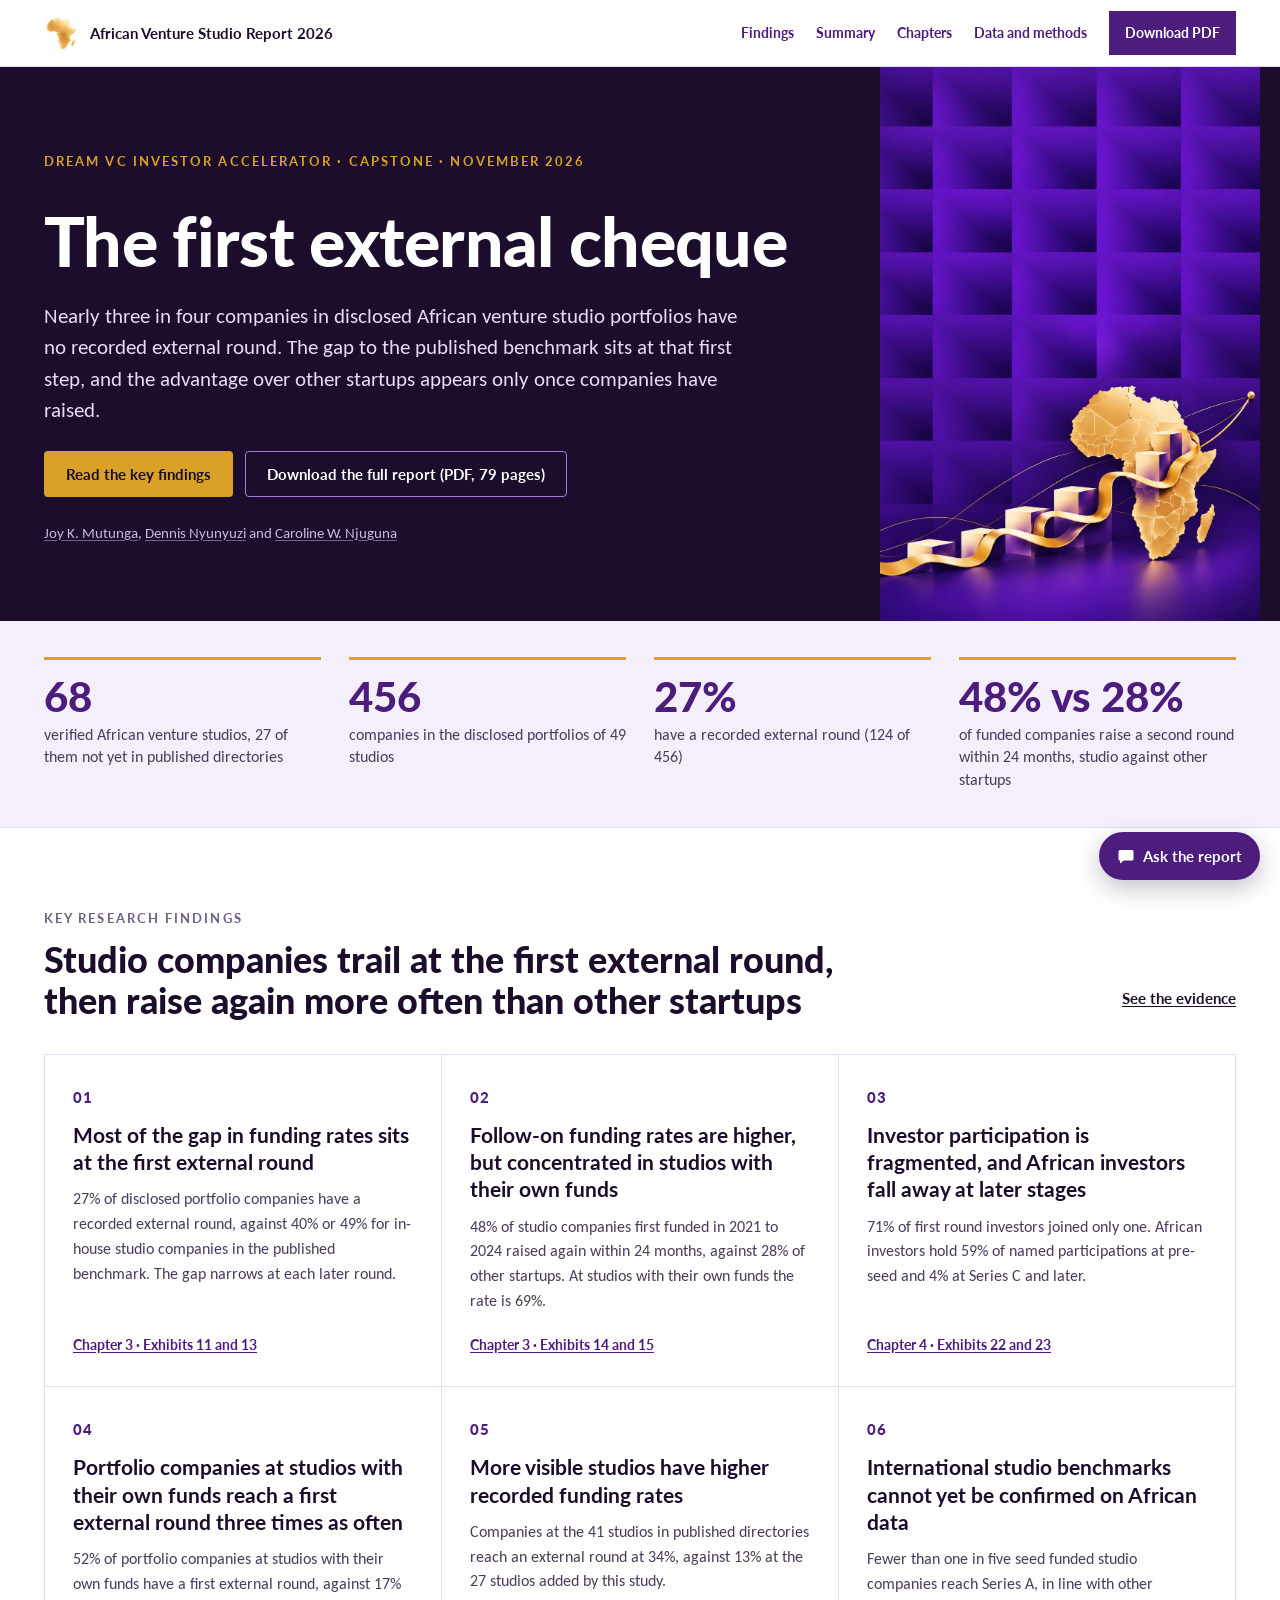
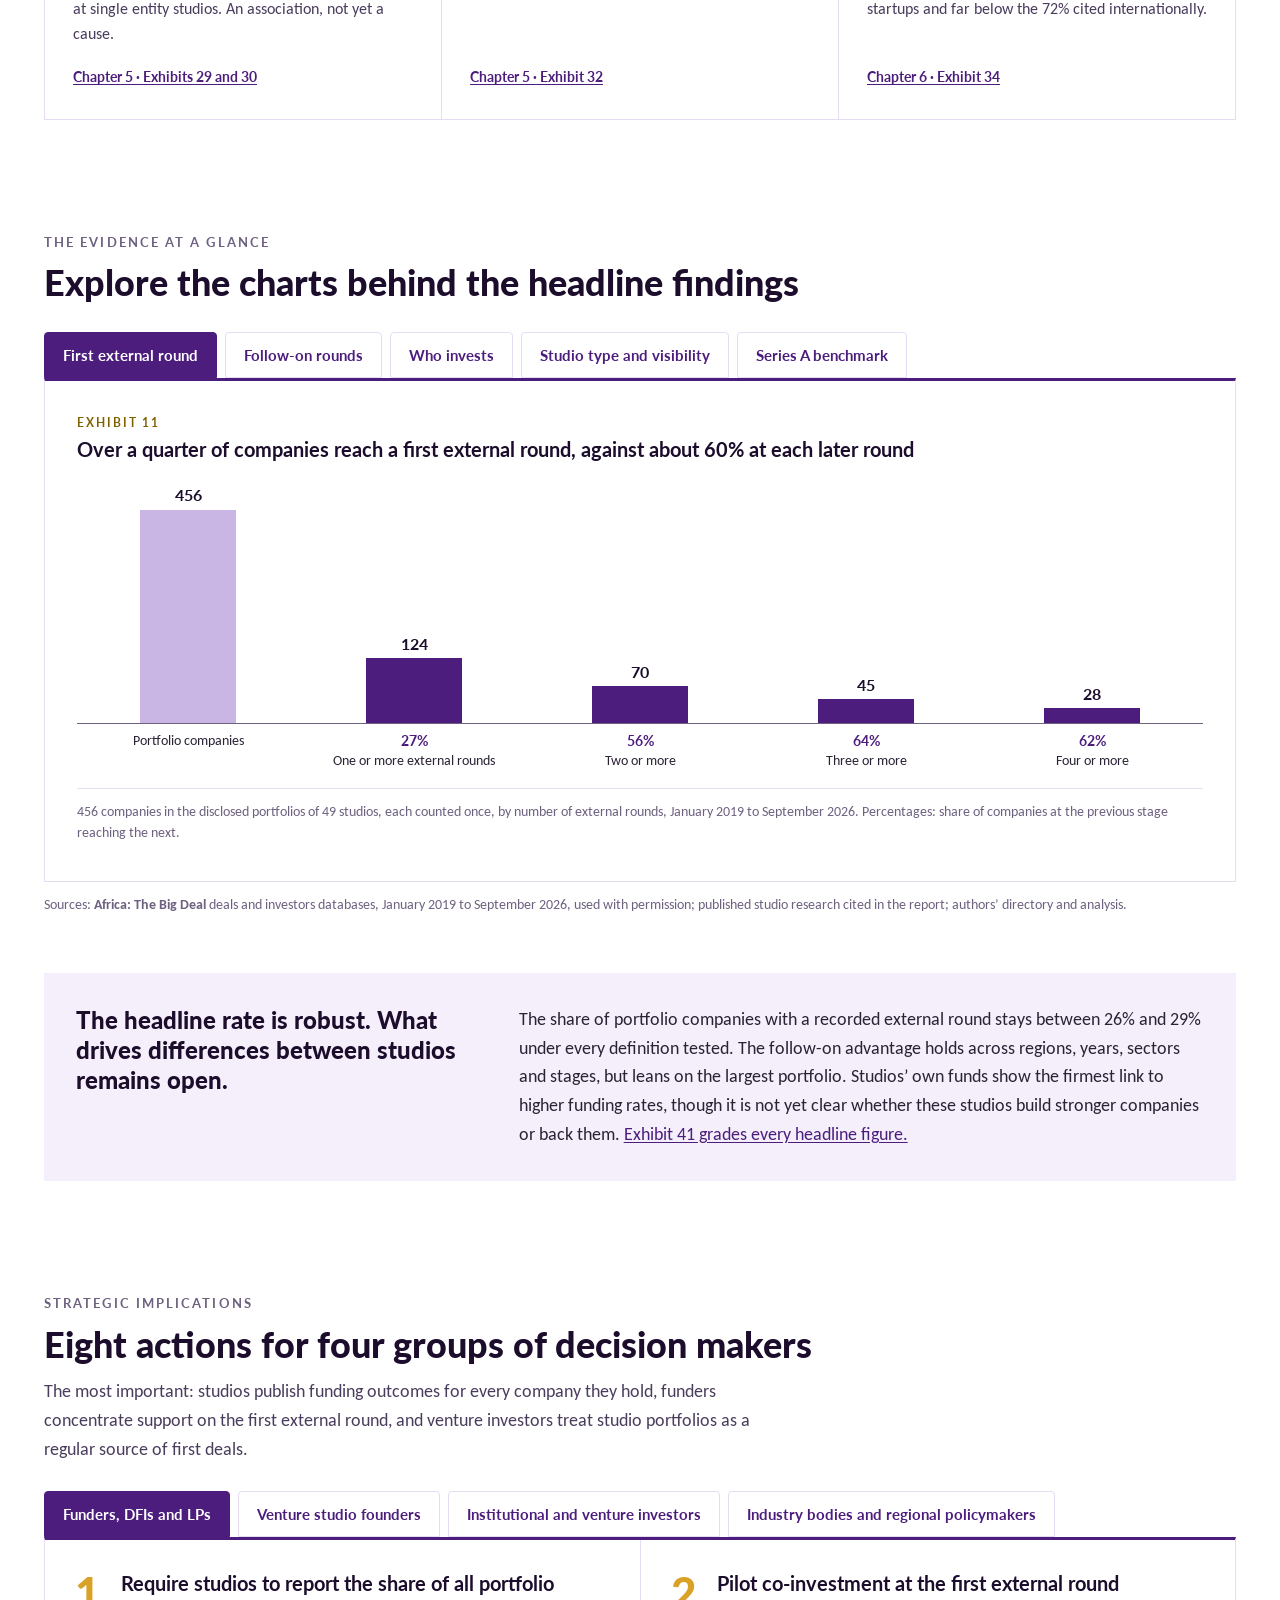
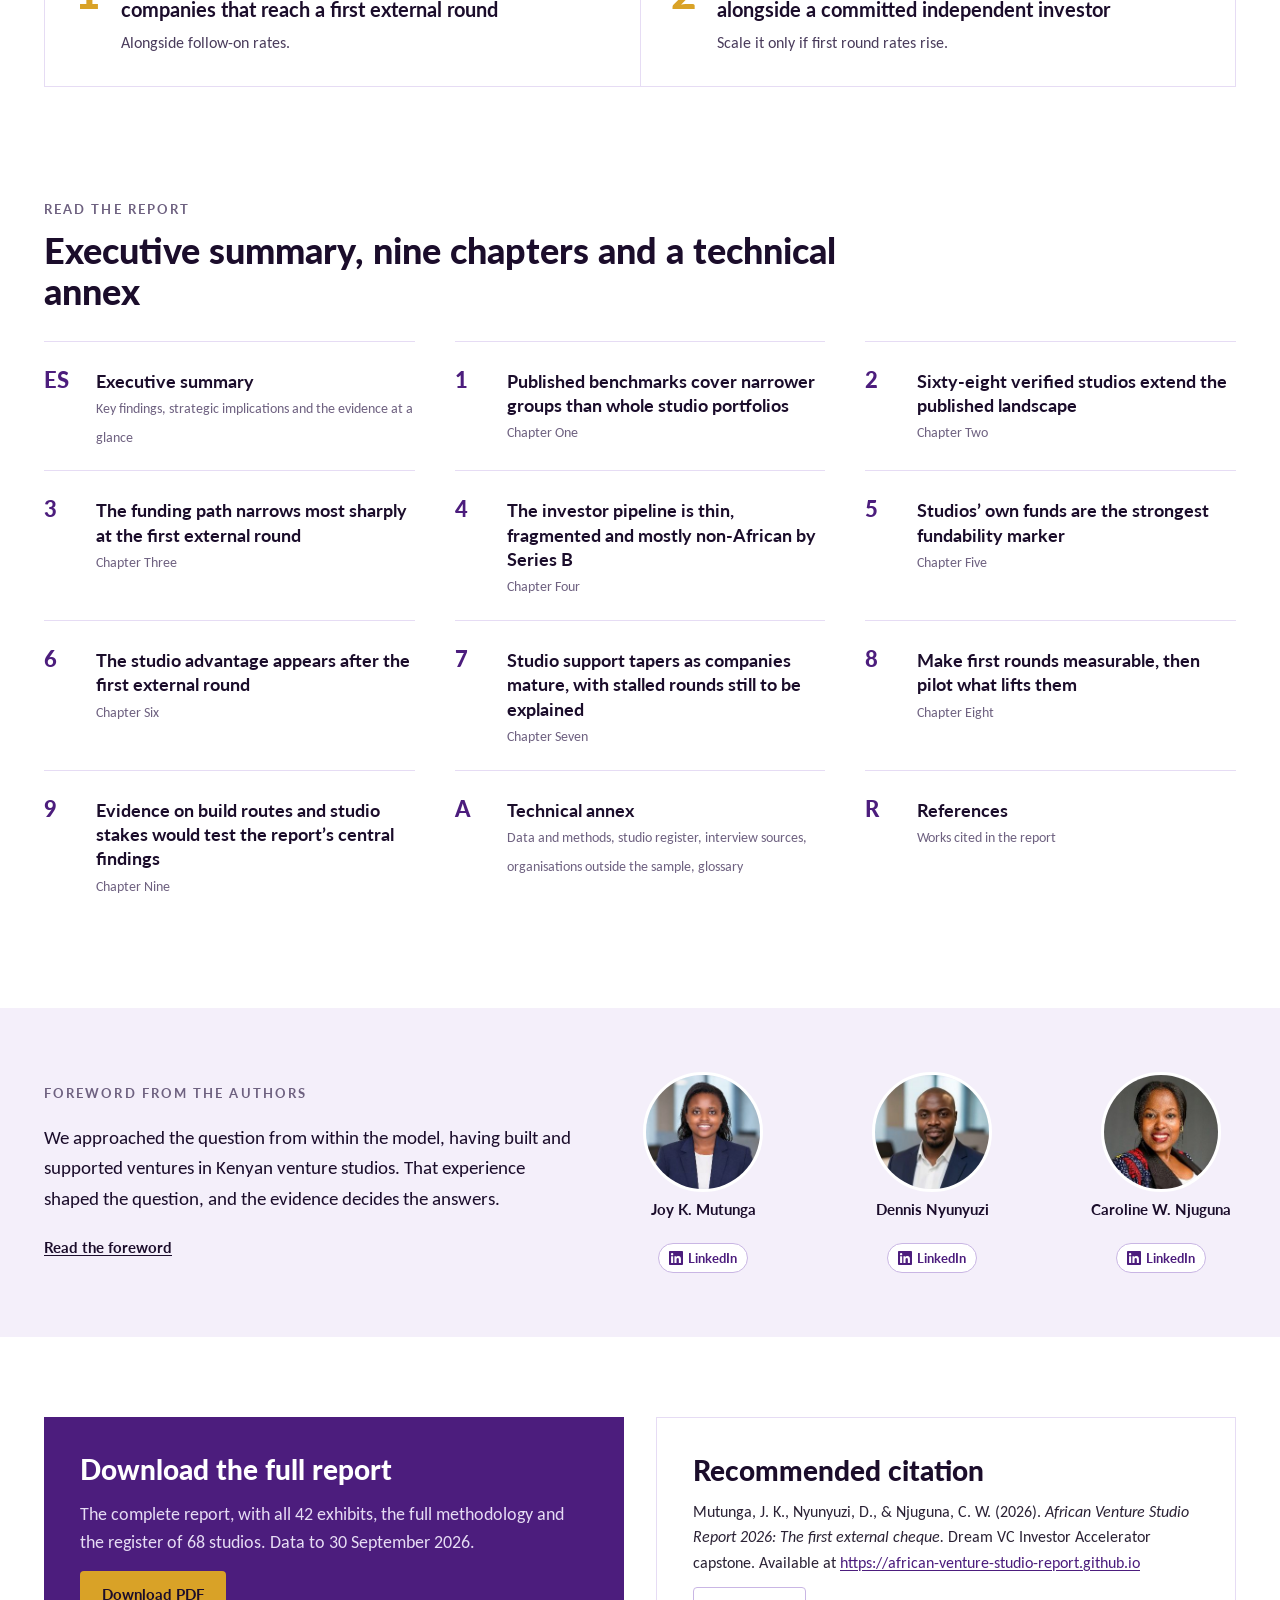
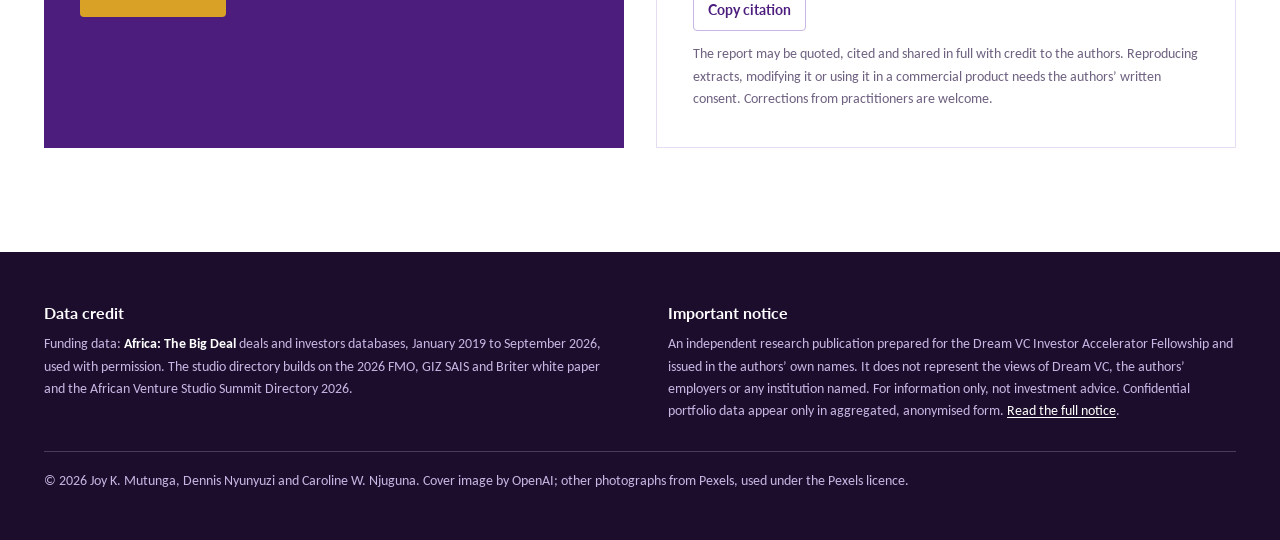
<file: index.html>
<!doctype html>
<html lang="en">
<head>
<meta charset="utf-8">
  <meta name="google-site-verification" content="AUPRoTmJNmjBws6HoBdjn_s3gKOtWxq0OB3OQoIsHsk" />
<meta name="viewport" content="width=device-width, initial-scale=1">
<title>African Venture Studio Report 2026: The first external cheque</title>
<meta name="description" content="Venture studios in Africa: who writes the first external cheque? Evidence from 68 verified studios and 456 portfolio companies, 2019 to 2026.">
<link rel="canonical" href="https://african-venture-studio-report.github.io/">
<meta property="og:title" content="African Venture Studio Report 2026: The first external cheque">
<meta property="og:description" content="Nearly three in four companies in disclosed African venture studio portfolios have no recorded external round. An independent study of 68 studios and 456 portfolio companies.">
<meta property="og:image" content="https://african-venture-studio-report.github.io/assets/img/cover.jpg?v=600bdccd">
<meta property="og:type" content="article">
<meta name="twitter:card" content="summary_large_image">
<meta name="author" content="Joy K. Mutunga, Dennis Nyunyuzi, Caroline W. Njuguna">
<meta name="citation_title" content="African Venture Studio Report 2026: The first external cheque">
<meta name="citation_author" content="Mutunga, Joy K.">
<meta name="citation_author" content="Nyunyuzi, Dennis">
<meta name="citation_author" content="Njuguna, Caroline W.">
<meta name="citation_publication_date" content="2026/11">
<meta name="citation_pdf_url" content="https://african-venture-studio-report.github.io/assets/African-Venture-Studio-Report-2026.pdf?v=266ba995">
<link rel="icon" href="assets/img/logo.png">
<link rel="preconnect" href="https://fonts.googleapis.com">
<link rel="preconnect" href="https://fonts.gstatic.com" crossorigin>
<link rel="stylesheet" href="https://fonts.googleapis.com/css2?family=Lato:wght@400;700;900&family=Carlito:ital,wght@0,400;0,700;1,400&display=swap">
<link rel="stylesheet" href="assets/css/site.css?v=ba65e637">
</head>
<body>
<a class="skip" href="#main">Skip to content</a>
<header class="site-head"><nav aria-label="Main">
<a class="brand" href="index.html"><img src="assets/img/logo.png" alt="African Venture Studio Report 2026 logo">African Venture Studio Report 2026</a>
<div class="nav-links"><a href="#findings" class="hide-sm">Findings</a><a href="executive-summary.html">Summary</a><a href="#chapters">Chapters</a><a href="annex.html" class="hide-sm">Data and methods</a><a href="assets/African-Venture-Studio-Report-2026.pdf?v=266ba995" class="btn-p" download><span class="hide-xs">Download </span>PDF</a>
<button class="menu-btn" type="button" aria-expanded="false" aria-controls="site-menu"><svg width="20" height="20" viewBox="0 0 24 24" aria-hidden="true"><path d="M3 6h18M3 12h18M3 18h18" stroke="currentColor" stroke-width="2.2" stroke-linecap="round"/></svg>Menu</button>
<div class="site-menu" id="site-menu" hidden>
<p class="eyebrow">The report</p>
<a href="index.html">Home</a><a href="executive-summary.html">Executive summary</a><a href="about.html">Foreword and notice</a>
<p class="eyebrow">Chapters</p>
<a href="chapter-1.html"><b>1</b>Published benchmarks cover narrower groups</a><a href="chapter-2.html"><b>2</b>Sixty-eight verified studios</a><a href="chapter-3.html"><b>3</b>The funding path narrows at the first round</a><a href="chapter-4.html"><b>4</b>The investor pipeline</a><a href="chapter-5.html"><b>5</b>Studios’ own funds</a><a href="chapter-6.html"><b>6</b>The studio advantage after the first round</a><a href="chapter-7.html"><b>7</b>Studio support tapers</a><a href="chapter-8.html"><b>8</b>Make first rounds measurable</a><a href="chapter-9.html"><b>9</b>Evidence still needed</a>
<p class="eyebrow">Reference</p>
<a href="annex.html">Technical annex: data and methods</a><a href="references.html">References</a>
</div>
</div>
</nav></header>
<main id="main">

<section class="hero"><div class="wrap">
<div class="hero-text">
<p class="eyebrow">Dream VC Investor Accelerator · Capstone · November 2026</p>
<h1>The first external cheque</h1>
<p class="lede">Nearly three in four companies in disclosed African venture studio portfolios have no recorded external round. The gap to the published benchmark sits at that first step, and the advantage over other startups appears only once companies have raised.</p>
<div class="cta"><a class="btn btn-gold" href="#findings">Read the key findings</a><a class="btn btn-ghost" href="assets/African-Venture-Studio-Report-2026.pdf?v=266ba995" download>Download the full report (PDF, 79 pages)</a></div>
<p class="byline"><a href="https://www.linkedin.com/in/joykmutunga/" rel="noopener">Joy K. Mutunga</a>, <a href="https://www.linkedin.com/in/dennis-nyunyuzi-3b354a155" rel="noopener">Dennis Nyunyuzi</a> and <a href="https://www.linkedin.com/in/c-wairimu-njuguna/" rel="noopener">Caroline W. Njuguna</a></p>
</div>
<div class="hero-img"><img src="assets/img/cover.jpg?v=600bdccd" alt="A golden map of Africa beside rising bar steps on a purple background"></div>
</div></section>

<section class="stats" aria-label="The study in numbers"><div class="wrap">
<div class="stat"><b>68</b><span>verified African venture studios, 27 of them not yet in published directories</span></div>
<div class="stat"><b>456</b><span>companies in the disclosed portfolios of 49 studios</span></div>
<div class="stat"><b>27%</b><span>have a recorded external round (124 of 456)</span></div>
<div class="stat"><b>48% vs 28%</b><span>of funded companies raise a second round within 24 months, studio against other startups</span></div>
</div></section>

<section id="findings" class="section"><div class="wrap">
<div class="section-head"><div><p class="eyebrow">Key research findings</p><h2>Studio companies trail at the first external round, then raise again more often than other startups</h2></div><a href="#evidence" class="lato" style="font-weight:700;font-size:15px;padding:12px 0">See the evidence</a></div>
<div class="findings">
<article class="finding"><span class="num">01</span><h3>Most of the gap in funding rates sits at the first external round</h3><p>27% of disclosed portfolio companies have a recorded external round, against 40% or 49% for in-house studio companies in the published benchmark. The gap narrows at each later round.</p><a href="chapter-3.html">Chapter 3 · Exhibits 11 and 13</a></article>
<article class="finding"><span class="num">02</span><h3>Follow-on funding rates are higher, but concentrated in studios with their own funds</h3><p>48% of studio companies first funded in 2021 to 2024 raised again within 24 months, against 28% of other startups. At studios with their own funds the rate is 69%.</p><a href="chapter-3.html#exhibit-14">Chapter 3 · Exhibits 14 and 15</a></article>
<article class="finding"><span class="num">03</span><h3>Investor participation is fragmented, and African investors fall away at later stages</h3><p>71% of first round investors joined only one. African investors hold 59% of named participations at pre-seed and 4% at Series C and later.</p><a href="chapter-4.html">Chapter 4 · Exhibits 22 and 23</a></article>
<article class="finding"><span class="num">04</span><h3>Portfolio companies at studios with their own funds reach a first external round three times as often</h3><p>52% of portfolio companies at studios with their own funds have a first external round, against 17% at single entity studios. An association, not yet a cause.</p><a href="chapter-5.html">Chapter 5 · Exhibits 29 and 30</a></article>
<article class="finding"><span class="num">05</span><h3>More visible studios have higher recorded funding rates</h3><p>Companies at the 41 studios in published directories reach an external round at 34%, against 13% at the 27 studios added by this study.</p><a href="chapter-5.html#exhibit-32">Chapter 5 · Exhibit 32</a></article>
<article class="finding"><span class="num">06</span><h3>International studio benchmarks cannot yet be confirmed on African data</h3><p>Fewer than one in five seed funded studio companies reach Series A, in line with other startups and far below the 72% cited internationally.</p><a href="chapter-6.html">Chapter 6 · Exhibit 34</a></article>
</div>
</div></section>

<section id="evidence" class="section"><div class="wrap">
<p class="eyebrow">The evidence at a glance</p>
<h2>Explore the charts behind the headline findings</h2>
<div class="tabs" role="tablist" aria-label="Evidence charts">
<button class="tab" role="tab" id="t1" aria-controls="p1" aria-selected="true">First external round</button>
<button class="tab" role="tab" id="t2" aria-controls="p2" aria-selected="false" tabindex="-1">Follow-on rounds</button>
<button class="tab" role="tab" id="t3" aria-controls="p3" aria-selected="false" tabindex="-1">Who invests</button>
<button class="tab" role="tab" id="t4" aria-controls="p4" aria-selected="false" tabindex="-1">Studio type and visibility</button>
<button class="tab" role="tab" id="t5" aria-controls="p5" aria-selected="false" tabindex="-1">Series A benchmark</button>
</div>
<div class="tabpanel" role="tabpanel" id="p1" aria-labelledby="t1">
<figure class="exhibit glance bare" data-ex="11"><figcaption class="ex-cap"><span class="ex-num"><a href="chapter-3.html#exhibit-11">Exhibit 11</a></span><span class="ex-title">Over a quarter of companies reach a first external round, against about 60% at each later round</span></figcaption><div class="ex-chart"></div><div class="ex-notes"><p>456 companies in the disclosed portfolios of 49 studios, each counted once, by number of external rounds, January 2019 to September 2026. Percentages: share of companies at the previous stage reaching the next.</p></div></figure>
</div>
<div class="tabpanel" role="tabpanel" id="p2" aria-labelledby="t2" hidden>
<figure class="exhibit glance bare" data-ex="15"><figcaption class="ex-cap"><span class="ex-num"><a href="chapter-3.html#exhibit-15">Exhibit 15</a></span><span class="ex-title">Funded companies at studios with their own funds raise a second round at 69%, more than double the rate at single entity studios (29%) and outside studios (28%)</span></figcaption><div class="ex-chart"></div><div class="ex-notes"><p>Share of funded companies raising a second round within 24 months, first rounds January 2021 to September 2024, with n the cohort size. Excluding the largest portfolio, the studio rate falls to 39%, a gap too small to rule out chance.</p></div></figure>
</div>
<div class="tabpanel" role="tabpanel" id="p3" aria-labelledby="t3" hidden>
<figure class="exhibit glance bare" data-ex="g3"><figcaption class="ex-cap"><span class="ex-num"><a href="chapter-4.html#exhibit-22">Finding 03</a></span><span class="ex-title">African investors hold 59% of pre-seed participations, and 4% at Series C and later</span></figcaption><div class="ex-chart"></div><div class="ex-notes"><p>African investors’ share of named investor participations at each stage, by investor headquarters; n is the number of named participations.</p></div></figure>
</div>
<div class="tabpanel" role="tabpanel" id="p4" aria-labelledby="t4" hidden>
<figure class="exhibit glance bare" data-ex="g4"><figcaption class="ex-cap"><span class="ex-num"><a href="chapter-5.html">Findings 04 and 05</a></span><span class="ex-title">Studios with their own funds, and more visible studios, have higher recorded funding rates</span></figcaption><div class="ex-chart"></div><div class="ex-notes"><p>Both comparisons count portfolio entries, so the gaps can be read side by side: 35 percentage points by studio structure, 21 by visibility. Neither establishes a cause.</p></div></figure>
</div>
<div class="tabpanel" role="tabpanel" id="p5" aria-labelledby="t5" hidden>
<figure class="exhibit glance bare" data-ex="g5"><figcaption class="ex-cap"><span class="ex-num"><a href="chapter-6.html#exhibit-34">Finding 06</a></span><span class="ex-title">Fewer than one in five seed funded studio companies reach Series A, in line with other startups and far below the 72% cited internationally</span></figcaption><div class="ex-chart"></div><div class="ex-notes"><p>The lighter part of each bar shows how the rate varies with the definition of a seed round. Four studio companies reached Series A, too few to confirm or rule out an advantage.</p></div></figure>
</div>
<p class="ex-mini">Sources: <strong>Africa: The Big Deal</strong> deals and investors databases, January 2019 to September 2026, used with permission; published studio research cited in the report; authors’ directory and analysis.</p>
</div></section>

<section class="section" style="padding-top:24px"><div class="wrap">
<div class="callout"><h2>The headline rate is robust. What drives differences between studios remains open.</h2>
<p>The share of portfolio companies with a recorded external round stays between 26% and 29% under every definition tested. The follow-on advantage holds across regions, years, sectors and stages, but leans on the largest portfolio. Studios’ own funds show the firmest link to higher funding rates, though it is not yet clear whether these studios build stronger companies or back them. <a href="annex.html#exhibit-41">Exhibit 41 grades every headline figure.</a></p></div>
</div></section>

<section id="actions" class="section"><div class="wrap">
<p class="eyebrow">Strategic implications</p>
<h2 style="margin-bottom:12px">Eight actions for four groups of decision makers</h2>
<p style="max-width:760px;color:var(--text2);margin:0 0 28px">The most important: studios publish funding outcomes for every company they hold, funders concentrate support on the first external round, and venture investors treat studio portfolios as a regular source of first deals.</p>
<div class="tabs" role="tablist" aria-label="Decision makers">
<button class="tab" role="tab" id="a1t" aria-controls="a1" aria-selected="true">Funders, DFIs and LPs</button>
<button class="tab" role="tab" id="a2t" aria-controls="a2" aria-selected="false" tabindex="-1">Venture studio founders</button>
<button class="tab" role="tab" id="a3t" aria-controls="a3" aria-selected="false" tabindex="-1">Institutional and venture investors</button>
<button class="tab" role="tab" id="a4t" aria-controls="a4" aria-selected="false" tabindex="-1">Industry bodies and regional policymakers</button>
</div>
<div class="actions" role="tabpanel" id="a1" aria-labelledby="a1t">
<div class="action"><span class="n">1</span><div><h3>Require studios to report the share of all portfolio companies that reach a first external round</h3><p>Alongside follow-on rates.</p></div></div>
<div class="action"><span class="n">2</span><div><h3>Pilot co-investment at the first external round alongside a committed independent investor</h3><p>Scale it only if first round rates rise.</p></div></div>
</div>
<div class="actions" role="tabpanel" id="a2" aria-labelledby="a2t" hidden>
<div class="action"><span class="n">3</span><div><h3>Design each company’s route to its first external investor before building it</h3><p>Whether through an internal fund, a committed partner vehicle or an agreed syndicate.</p></div></div>
<div class="action"><span class="n">4</span><div><h3>Publish standard equity terms, including a ceiling on the studio’s stake that falls as founders take over</h3><p>Investors weigh founder ownership closely, though the data cannot yet show whether a ceiling lifts first round rates.</p></div></div>
</div>
<div class="actions" role="tabpanel" id="a3" aria-labelledby="a3t" hidden>
<div class="action"><span class="n">5</span><div><h3>Build repeat relationships with studios as a source of first deals</h3><p>Most investors in studio companies’ first rounds (71%) have joined only one, so few have yet built a pipeline of first deals from studio portfolios.</p></div></div>
<div class="action"><span class="n">6</span><div><h3>Assess the studio’s ability to fund later rounds as closely as the company itself</h3><p>The second-round advantage sits with studios that have their own funds, while companies of studios without a fund raise again at about the same rate as startups outside studios (29% against 28%).</p></div></div>
</div>
<div class="actions" role="tabpanel" id="a4" aria-labelledby="a4t" hidden>
<div class="action"><span class="n">7</span><div><h3>Establish a common disclosure standard with studios, DFIs and LPs</h3><p>Covering every portfolio company’s launch year, build route and status, updated each year.</p></div></div>
<div class="action"><span class="n">8</span><div><h3>Assess whether cross-border capital and exit rules are holding back fundraising in North Africa</h3><p>North African studio portfolios have the lowest recorded funding rate of the four regions, at 17%.</p></div></div>
</div>
</div></section>

<section id="chapters" class="section"><div class="wrap">
<p class="eyebrow">Read the report</p>
<h2>Executive summary, nine chapters and a technical annex</h2>
<div class="chapters">
<a class="chapter-link" href="executive-summary.html"><span class="n">ES</span><span><b>Executive summary</b><span class="sub">Key findings, strategic implications and the evidence at a glance</span></span></a>
<a class="chapter-link" href="chapter-1.html"><span class="n">1</span><span><b>Published benchmarks cover narrower groups than whole studio portfolios</b><span class="sub">Chapter One</span></span></a>
<a class="chapter-link" href="chapter-2.html"><span class="n">2</span><span><b>Sixty-eight verified studios extend the published landscape</b><span class="sub">Chapter Two</span></span></a>
<a class="chapter-link" href="chapter-3.html"><span class="n">3</span><span><b>The funding path narrows most sharply at the first external round</b><span class="sub">Chapter Three</span></span></a>
<a class="chapter-link" href="chapter-4.html"><span class="n">4</span><span><b>The investor pipeline is thin, fragmented and mostly non-African by Series B</b><span class="sub">Chapter Four</span></span></a>
<a class="chapter-link" href="chapter-5.html"><span class="n">5</span><span><b>Studios’ own funds are the strongest fundability marker</b><span class="sub">Chapter Five</span></span></a>
<a class="chapter-link" href="chapter-6.html"><span class="n">6</span><span><b>The studio advantage appears after the first external round</b><span class="sub">Chapter Six</span></span></a>
<a class="chapter-link" href="chapter-7.html"><span class="n">7</span><span><b>Studio support tapers as companies mature, with stalled rounds still to be explained</b><span class="sub">Chapter Seven</span></span></a>
<a class="chapter-link" href="chapter-8.html"><span class="n">8</span><span><b>Make first rounds measurable, then pilot what lifts them</b><span class="sub">Chapter Eight</span></span></a>
<a class="chapter-link" href="chapter-9.html"><span class="n">9</span><span><b>Evidence on build routes and studio stakes would test the report’s central findings</b><span class="sub">Chapter Nine</span></span></a>
<a class="chapter-link" href="annex.html"><span class="n">A</span><span><b>Technical annex</b><span class="sub">Data and methods, studio register, interview sources, organisations outside the sample, glossary</span></span></a>
<a class="chapter-link" href="references.html"><span class="n">R</span><span><b>References</b><span class="sub">Works cited in the report</span></span></a>
</div>
</div></section>

<section class="authors" aria-label="Authors"><div class="wrap">
<div class="quote"><p class="eyebrow">Foreword from the authors</p><p>We approached the question from within the model, having built and supported ventures in Kenyan venture studios. That experience shaped the question, and the evidence decides the answers.</p><a href="about.html#foreword" class="lato" style="font-weight:700;font-size:15px">Read the foreword</a></div>
<div class="people"><a class="person" href="https://www.linkedin.com/in/joykmutunga/" rel="noopener" aria-label="Joy K. Mutunga on LinkedIn"><img src="assets/img/joy.jpg?v=b90de47b" alt="Joy K. Mutunga"><span class="pname">Joy K. Mutunga</span><span class="li"><svg width="14" height="14" viewBox="0 0 24 24" aria-hidden="true"><path fill="currentColor" d="M20.45 20.45h-3.56v-5.57c0-1.33-.02-3.04-1.85-3.04-1.85 0-2.14 1.45-2.14 2.94v5.67H9.34V9h3.42v1.56h.05c.48-.9 1.64-1.85 3.37-1.85 3.6 0 4.27 2.37 4.27 5.46v6.28zM5.34 7.43a2.06 2.06 0 1 1 0-4.13 2.06 2.06 0 0 1 0 4.13zM7.12 20.45H3.56V9h3.56v11.45zM22.22 0H1.77C.79 0 0 .77 0 1.73v20.54C0 23.23.79 24 1.77 24h20.45c.98 0 1.78-.77 1.78-1.73V1.73C24 .77 23.2 0 22.22 0z"/></svg>LinkedIn</span></a><a class="person" href="https://www.linkedin.com/in/dennis-nyunyuzi-3b354a155" rel="noopener" aria-label="Dennis Nyunyuzi on LinkedIn"><img src="assets/img/dennis.jpg?v=ae5c4a41" alt="Dennis Nyunyuzi"><span class="pname">Dennis Nyunyuzi</span><span class="li"><svg width="14" height="14" viewBox="0 0 24 24" aria-hidden="true"><path fill="currentColor" d="M20.45 20.45h-3.56v-5.57c0-1.33-.02-3.04-1.85-3.04-1.85 0-2.14 1.45-2.14 2.94v5.67H9.34V9h3.42v1.56h.05c.48-.9 1.64-1.85 3.37-1.85 3.6 0 4.27 2.37 4.27 5.46v6.28zM5.34 7.43a2.06 2.06 0 1 1 0-4.13 2.06 2.06 0 0 1 0 4.13zM7.12 20.45H3.56V9h3.56v11.45zM22.22 0H1.77C.79 0 0 .77 0 1.73v20.54C0 23.23.79 24 1.77 24h20.45c.98 0 1.78-.77 1.78-1.73V1.73C24 .77 23.2 0 22.22 0z"/></svg>LinkedIn</span></a><a class="person" href="https://www.linkedin.com/in/c-wairimu-njuguna/" rel="noopener" aria-label="Caroline W. Njuguna on LinkedIn"><img src="assets/img/caroline.jpg?v=9a489fa6" alt="Caroline W. Njuguna"><span class="pname">Caroline W. Njuguna</span><span class="li"><svg width="14" height="14" viewBox="0 0 24 24" aria-hidden="true"><path fill="currentColor" d="M20.45 20.45h-3.56v-5.57c0-1.33-.02-3.04-1.85-3.04-1.85 0-2.14 1.45-2.14 2.94v5.67H9.34V9h3.42v1.56h.05c.48-.9 1.64-1.85 3.37-1.85 3.6 0 4.27 2.37 4.27 5.46v6.28zM5.34 7.43a2.06 2.06 0 1 1 0-4.13 2.06 2.06 0 0 1 0 4.13zM7.12 20.45H3.56V9h3.56v11.45zM22.22 0H1.77C.79 0 0 .77 0 1.73v20.54C0 23.23.79 24 1.77 24h20.45c.98 0 1.78-.77 1.78-1.73V1.73C24 .77 23.2 0 22.22 0z"/></svg>LinkedIn</span></a></div>
</div></section>

<section id="cite" class="section"><div class="wrap">
<div class="cite-grid">
<div class="box-p"><h2>Download the full report</h2><p>The complete report, with all 42 exhibits, the full methodology and the register of 68 studios. Data to 30 September 2026.</p><div class="cta"><a class="btn btn-gold" href="assets/African-Venture-Studio-Report-2026.pdf?v=266ba995" download>Download PDF</a></div></div>
<div class="box-line"><h2>Recommended citation</h2>
<p id="citation">Mutunga, J. K., Nyunyuzi, D., &amp; Njuguna, C. W. (2026). <em>African Venture Studio Report 2026: The first external cheque.</em> Dream VC Investor Accelerator capstone. Available at <a href="https://african-venture-studio-report.github.io">https://african-venture-studio-report.github.io</a></p>
<button type="button" class="copy-btn" data-copy="citation">Copy citation</button>
<p style="font-size:14px;color:var(--muted)">The report may be quoted, cited and shared in full with credit to the authors. Reproducing extracts, modifying it or using it in a commercial product needs the authors’ written consent. Corrections from practitioners are welcome.</p></div>
</div>
</div></section>
</main>
<footer class="site-foot"><div class="wrap">
<div class="col"><b>Data credit</b><span>Funding data: <strong>Africa: The Big Deal</strong> deals and investors databases, January 2019 to September 2026, used with permission. The studio directory builds on the 2026 FMO, GIZ SAIS and Briter white paper and the African Venture Studio Summit Directory 2026.</span></div>
<div class="col"><b>Important notice</b><span>An independent research publication prepared for the Dream VC Investor Accelerator Fellowship and issued in the authors’ own names. It does not represent the views of Dream VC, the authors’ employers or any institution named. For information only, not investment advice. Confidential portfolio data appear only in aggregated, anonymised form. <a href="about.html#important-notice">Read the full notice</a>.</span></div>
<div class="legal">© 2026 Joy K. Mutunga, Dennis Nyunyuzi and Caroline W. Njuguna. Cover image by OpenAI; other photographs from Pexels, used under the Pexels licence.</div>
</div></footer>
<script src="assets/js/exhibits.js?v=3a9eb7a3"></script>
<script src="assets/js/charts.js?v=babb75bc"></script>
<script src="assets/js/site.js?v=0302a145"></script>
<script src="assets/js/chat.js?v=63d55d04" data-endpoint="https://avsr-chat.kathure16.workers.dev/"></script>
</body>
</html>
</file>
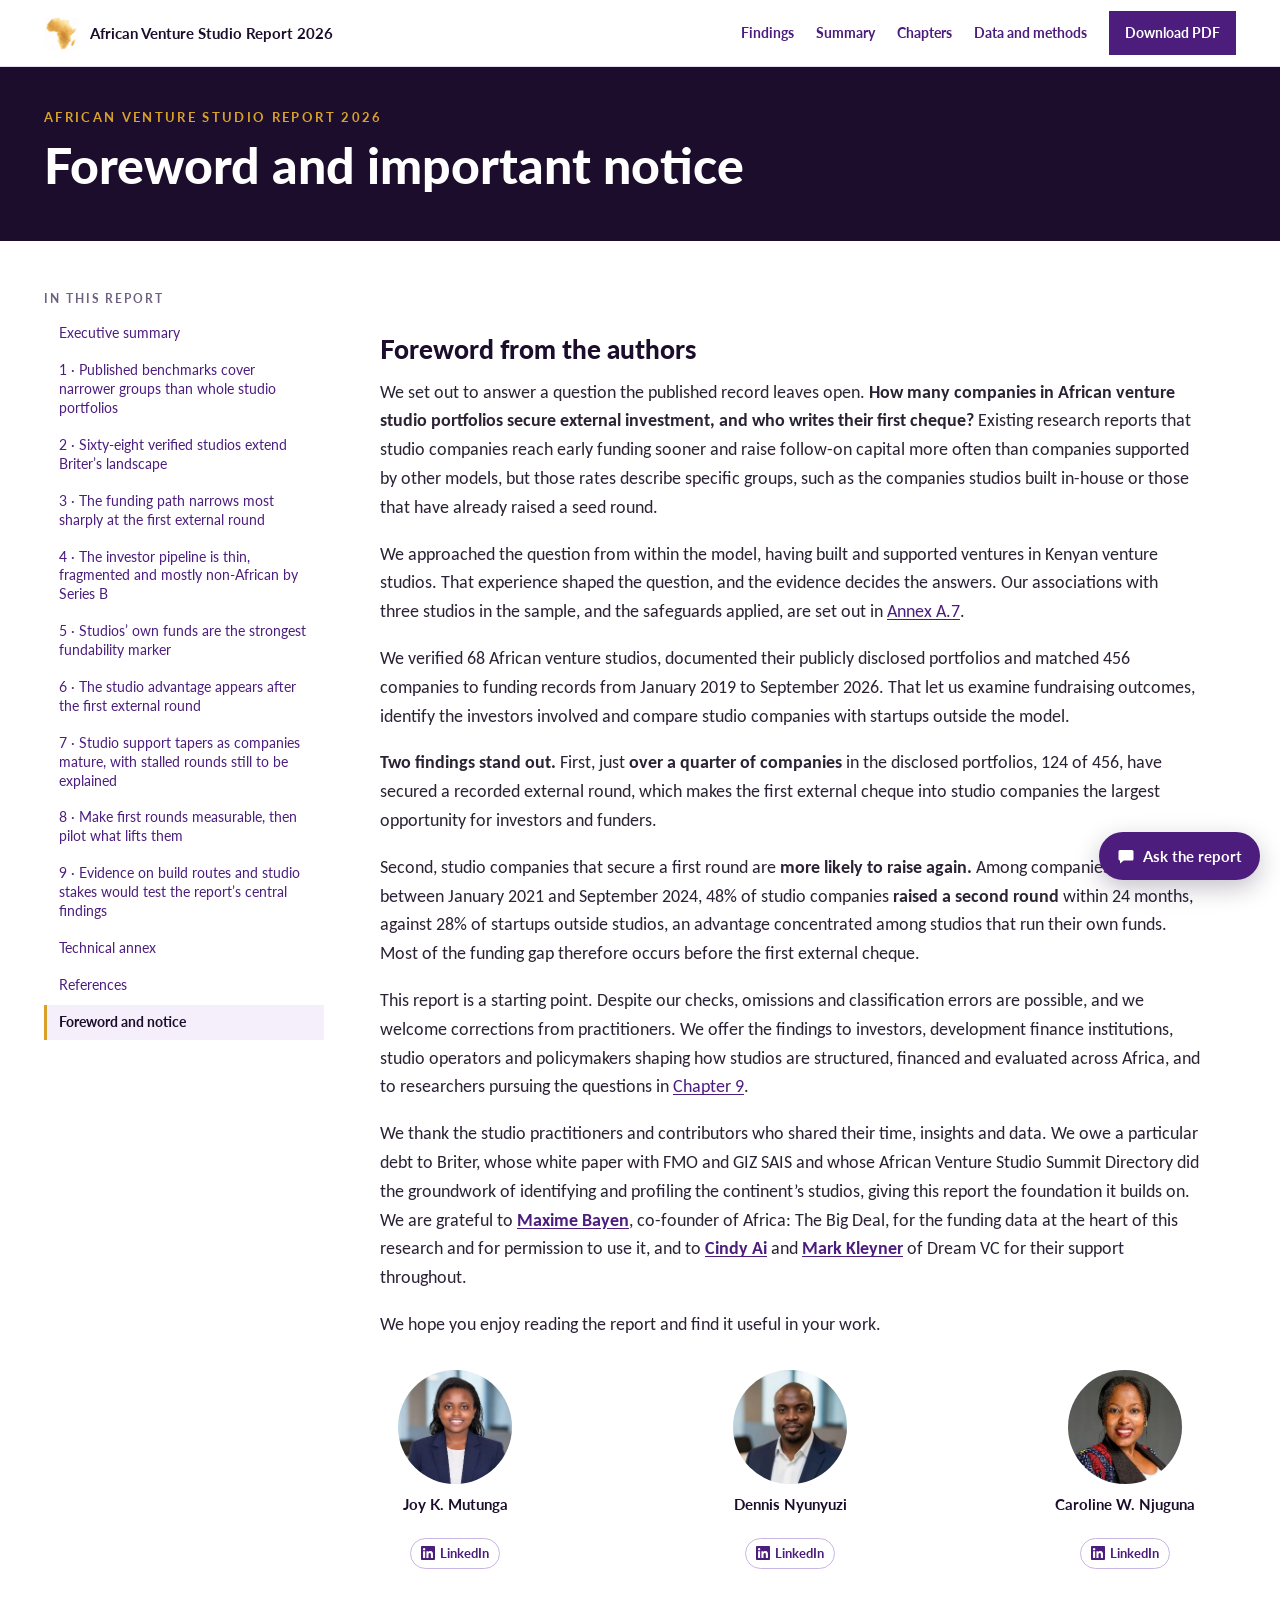
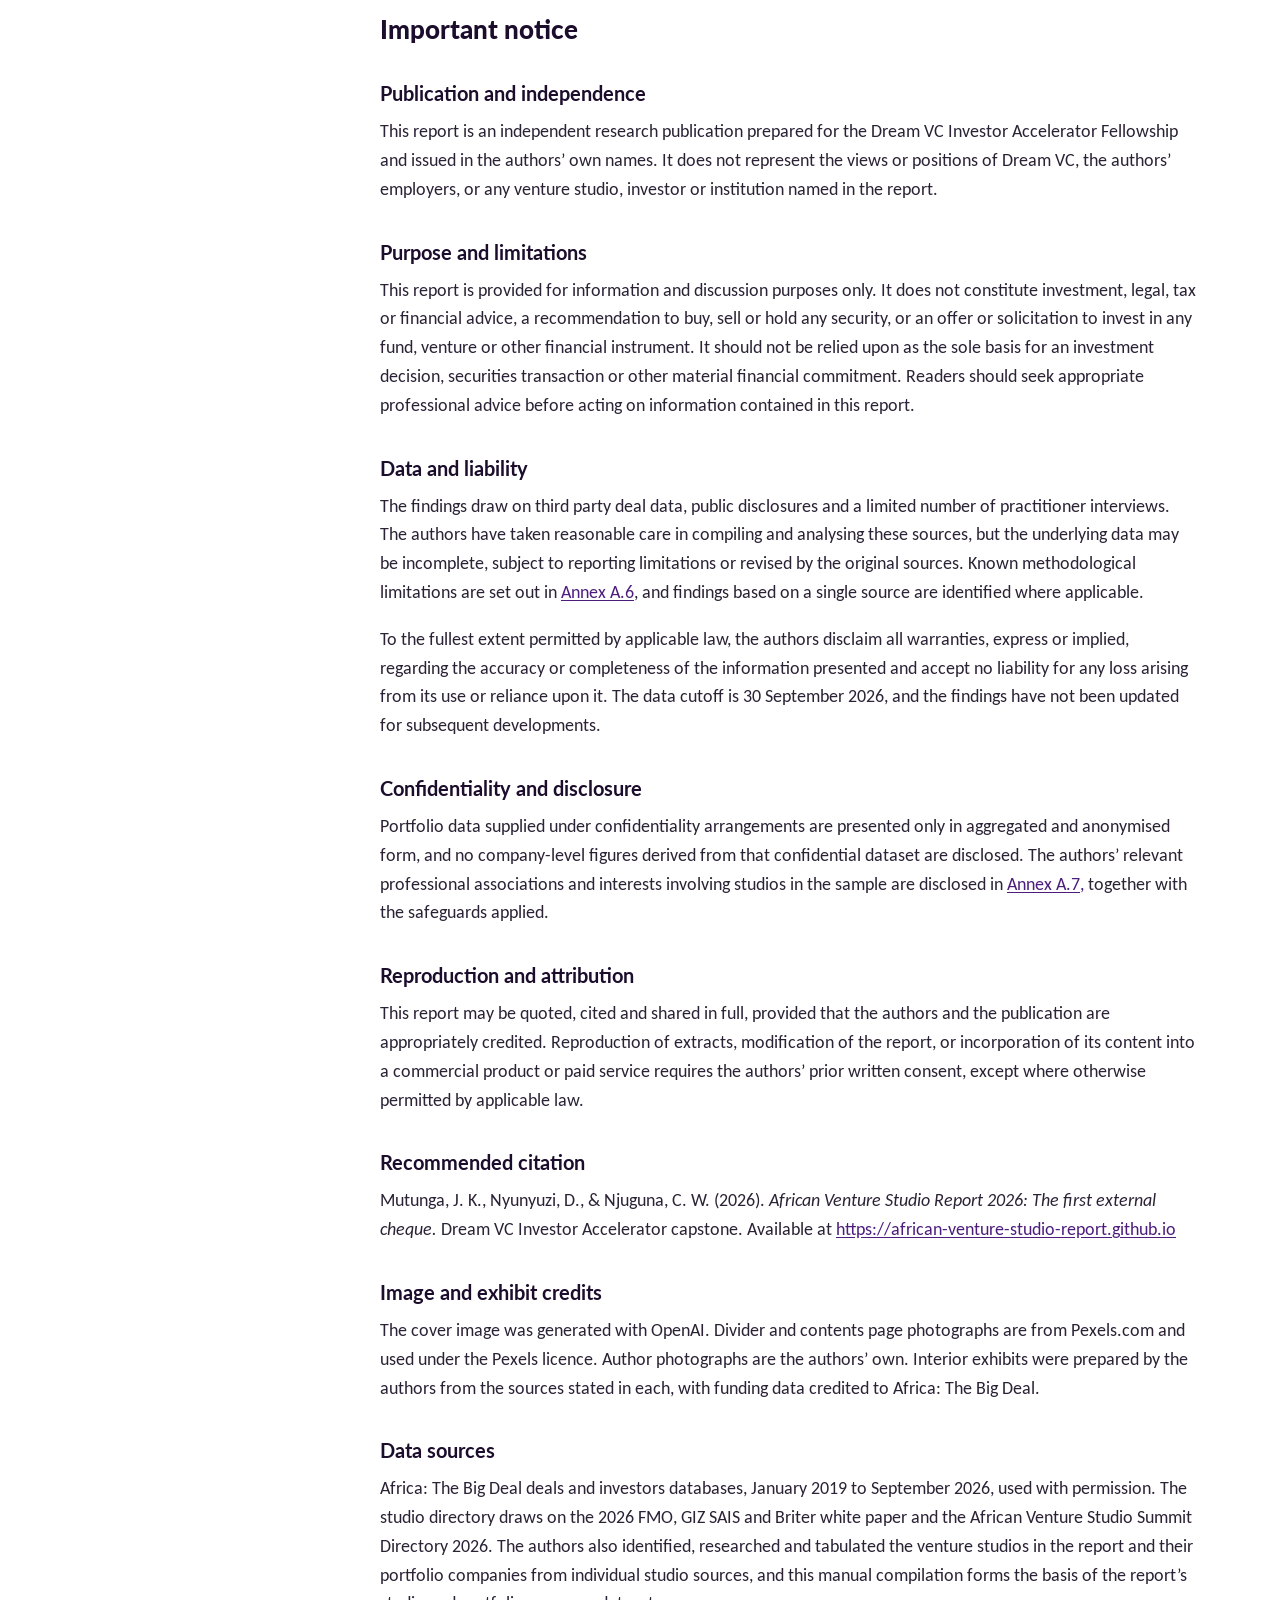
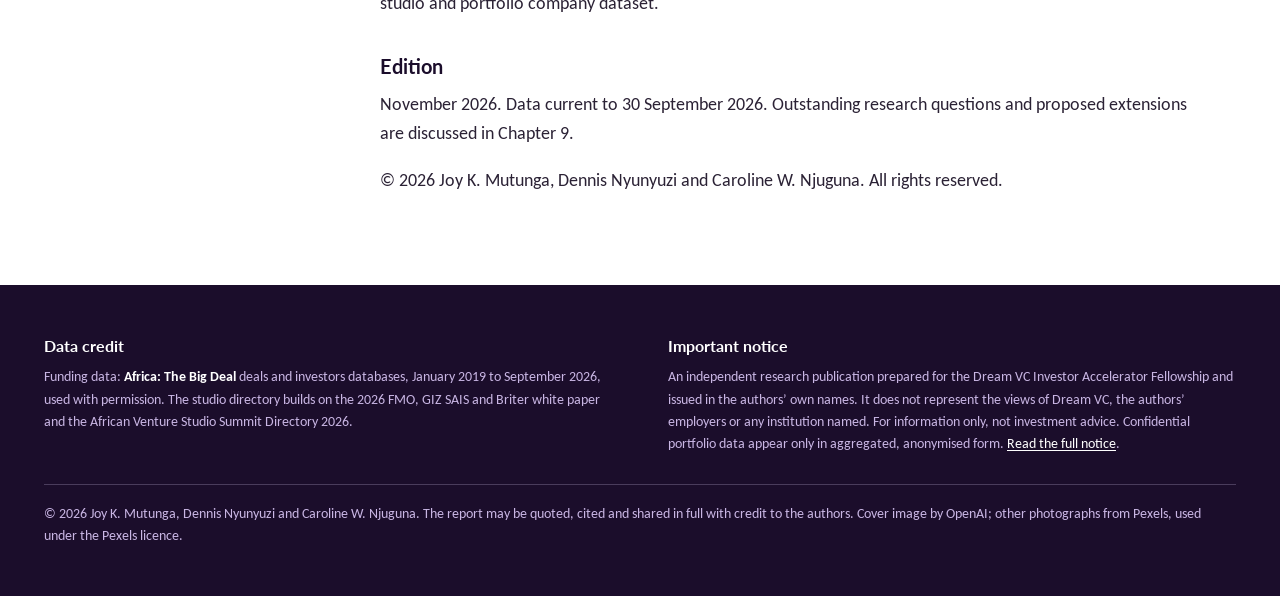
<file: about.html>
<!doctype html>
<html lang="en">
<head>
<meta charset="utf-8">
<meta name="viewport" content="width=device-width, initial-scale=1">
<title>Foreword and important notice | African Venture Studio Report 2026</title>
<meta name="description" content="Foreword from the authors and important notice for the African Venture Studio Report 2026, a study of venture studios in Africa and first external cheques.">
<link rel="canonical" href="https://african-venture-studio-report.github.io/about.html">
<meta property="og:title" content="Foreword and important notice | African Venture Studio Report 2026">
<meta property="og:description" content="How many companies in African venture studio portfolios secure external investment, and who writes their first cheque? 68 studios, 456 portfolio companies, January 2019 to September 2026.">
<meta property="og:image" content="https://african-venture-studio-report.github.io/assets/img/cover.jpg?v=600bdccd">
<meta property="og:type" content="article">
<meta name="twitter:card" content="summary_large_image">
<meta name="author" content="Joy K. Mutunga, Dennis Nyunyuzi, Caroline W. Njuguna">
<meta name="citation_title" content="African Venture Studio Report 2026: The first external cheque">
<meta name="citation_author" content="Mutunga, Joy K.">
<meta name="citation_author" content="Nyunyuzi, Dennis">
<meta name="citation_author" content="Njuguna, Caroline W.">
<meta name="citation_publication_date" content="2026/11">
<meta name="citation_pdf_url" content="https://african-venture-studio-report.github.io/assets/African-Venture-Studio-Report-2026.pdf?v=266ba995">
<link rel="icon" href="assets/img/logo.png">
<link rel="preconnect" href="https://fonts.googleapis.com">
<link rel="preconnect" href="https://fonts.gstatic.com" crossorigin>
<link rel="stylesheet" href="https://fonts.googleapis.com/css2?family=Lato:wght@400;700;900&family=Carlito:ital,wght@0,400;0,700;1,400&display=swap">
<link rel="stylesheet" href="assets/css/site.css?v=ba65e637">
</head>
<body>
<a class="skip" href="#main">Skip to content</a>
<header class="site-head"><nav aria-label="Main">
<a class="brand" href="index.html"><img src="assets/img/logo.png" alt="African Venture Studio Report 2026 logo">African Venture Studio Report 2026</a>
<div class="nav-links"><a href="index.html#findings" class="hide-sm">Findings</a><a href="executive-summary.html">Summary</a><a href="index.html#chapters">Chapters</a><a href="annex.html" class="hide-sm">Data and methods</a><a href="assets/African-Venture-Studio-Report-2026.pdf?v=266ba995" class="btn-p" download><span class="hide-xs">Download </span>PDF</a>
<button class="menu-btn" type="button" aria-expanded="false" aria-controls="site-menu"><svg width="20" height="20" viewBox="0 0 24 24" aria-hidden="true"><path d="M3 6h18M3 12h18M3 18h18" stroke="currentColor" stroke-width="2.2" stroke-linecap="round"/></svg>Menu</button>
<div class="site-menu" id="site-menu" hidden>
<p class="eyebrow">The report</p>
<a href="index.html">Home</a><a href="executive-summary.html">Executive summary</a><a href="about.html">Foreword and notice</a>
<p class="eyebrow">Chapters</p>
<a href="chapter-1.html"><b>1</b>Published benchmarks cover narrower groups</a><a href="chapter-2.html"><b>2</b>Sixty-eight verified studios</a><a href="chapter-3.html"><b>3</b>The funding path narrows at the first round</a><a href="chapter-4.html"><b>4</b>The investor pipeline</a><a href="chapter-5.html"><b>5</b>Studios’ own funds</a><a href="chapter-6.html"><b>6</b>The studio advantage after the first round</a><a href="chapter-7.html"><b>7</b>Studio support tapers</a><a href="chapter-8.html"><b>8</b>Make first rounds measurable</a><a href="chapter-9.html"><b>9</b>Evidence still needed</a>
<p class="eyebrow">Reference</p>
<a href="annex.html">Technical annex: data and methods</a><a href="references.html">References</a>
</div>
</div>
</nav></header>
<main id="main"><section class="page-hero plain"><div class="wrap"><p class="eyebrow">African Venture Studio Report 2026</p><h1>Foreword and important notice</h1></div></section><div class="layout"><nav class="toc" aria-label="Report sections"><p class="eyebrow">In this report</p><a href="executive-summary.html">Executive summary</a><a href="chapter-1.html">1 · Published benchmarks cover narrower groups than whole studio portfolios</a><a href="chapter-2.html">2 · Sixty-eight verified studios extend Briter’s landscape</a><a href="chapter-3.html">3 · The funding path narrows most sharply at the first external round</a><a href="chapter-4.html">4 · The investor pipeline is thin, fragmented and mostly non-African by Series B</a><a href="chapter-5.html">5 · Studios’ own funds are the strongest fundability marker</a><a href="chapter-6.html">6 · The studio advantage appears after the first external round</a><a href="chapter-7.html">7 · Studio support tapers as companies mature, with stalled rounds still to be explained</a><a href="chapter-8.html">8 · Make first rounds measurable, then pilot what lifts them</a><a href="chapter-9.html">9 · Evidence on build routes and studio stakes would test the report’s central findings</a><a href="annex.html">Technical annex</a><a href="references.html">References</a><a href="about.html" aria-current="page">Foreword and notice</a></nav><article class="report"><h2 id="foreword">Foreword from the authors</h2><p>We set out to answer a question the published record leaves open. <strong>How many companies in African venture studio portfolios secure external investment, and who writes their first cheque?</strong> Existing research reports that studio companies reach early funding sooner and raise follow-on capital more often than companies supported by other models, but those rates describe specific groups, such as the companies studios built in-house or those that have already raised a seed round.</p>
<p>We approached the question from within the model, having built and supported ventures in Kenyan venture studios. That experience shaped the question, and the evidence decides the answers. Our associations with three studios in the sample, and the safeguards applied, are set out in <a href="annex.html#a.7-author-interests">Annex A.7</a>.</p>
<p>We verified 68 African venture studios, documented their publicly disclosed portfolios and matched 456 companies to funding records from January 2019 to September 2026. That let us examine fundraising outcomes, identify the investors involved and compare studio companies with startups outside the model.</p>
<p><strong>Two findings stand out.</strong> First, just <strong>over a quarter of companies</strong> in the disclosed portfolios, 124 of 456, have secured a recorded external round, which makes the first external cheque into studio companies the largest opportunity for investors and funders.</p>
<p>Second, studio companies that secure a first round are <strong>more likely to raise again.</strong> Among companies first funded between January 2021 and September 2024, 48% of studio companies <strong>raised a second round</strong> within 24 months, against 28% of startups outside studios, an advantage concentrated among studios that run their own funds. Most of the funding gap therefore occurs before the first external cheque.</p>
<p>This report is a starting point. Despite our checks, omissions and classification errors are possible, and we welcome corrections from practitioners. We offer the findings to investors, development finance institutions, studio operators and policymakers shaping how studios are structured, financed and evaluated across Africa, and to researchers pursuing the questions in <a href="chapter-9.html">Chapter 9</a>.</p>
<p>We thank the studio practitioners and contributors who shared their time, insights and data. We owe a particular debt to Briter, whose white paper with FMO and GIZ SAIS and whose African Venture Studio Summit Directory did the groundwork of identifying and profiling the continent’s studios, giving this report the foundation it builds on. We are grateful to <strong><a href="https://es.linkedin.com/in/mbayen" rel="noopener">Maxime Bayen</a></strong>, co-founder of Africa: The Big Deal, for the funding data at the heart of this research and for permission to use it, and to <strong><a href="https://uk.linkedin.com/in/cindyai" rel="noopener">Cindy Ai</a></strong> and <strong><a href="https://uk.linkedin.com/in/markkleyner" rel="noopener">Mark Kleyner</a></strong> of Dream VC for their support throughout.</p>
<p>We hope you enjoy reading the report and find it useful in your work.</p>
<div class="people sig"><a class="person" href="https://www.linkedin.com/in/joykmutunga/" rel="noopener" aria-label="Joy K. Mutunga on LinkedIn"><img src="assets/img/joy.jpg?v=b90de47b" alt="Joy K. Mutunga"><span class="pname">Joy K. Mutunga</span><span class="li"><svg width="14" height="14" viewBox="0 0 24 24" aria-hidden="true"><path fill="currentColor" d="M20.45 20.45h-3.56v-5.57c0-1.33-.02-3.04-1.85-3.04-1.85 0-2.14 1.45-2.14 2.94v5.67H9.34V9h3.42v1.56h.05c.48-.9 1.64-1.85 3.37-1.85 3.6 0 4.27 2.37 4.27 5.46v6.28zM5.34 7.43a2.06 2.06 0 1 1 0-4.13 2.06 2.06 0 0 1 0 4.13zM7.12 20.45H3.56V9h3.56v11.45zM22.22 0H1.77C.79 0 0 .77 0 1.73v20.54C0 23.23.79 24 1.77 24h20.45c.98 0 1.78-.77 1.78-1.73V1.73C24 .77 23.2 0 22.22 0z"/></svg>LinkedIn</span></a><a class="person" href="https://www.linkedin.com/in/dennis-nyunyuzi-3b354a155" rel="noopener" aria-label="Dennis Nyunyuzi on LinkedIn"><img src="assets/img/dennis.jpg?v=ae5c4a41" alt="Dennis Nyunyuzi"><span class="pname">Dennis Nyunyuzi</span><span class="li"><svg width="14" height="14" viewBox="0 0 24 24" aria-hidden="true"><path fill="currentColor" d="M20.45 20.45h-3.56v-5.57c0-1.33-.02-3.04-1.85-3.04-1.85 0-2.14 1.45-2.14 2.94v5.67H9.34V9h3.42v1.56h.05c.48-.9 1.64-1.85 3.37-1.85 3.6 0 4.27 2.37 4.27 5.46v6.28zM5.34 7.43a2.06 2.06 0 1 1 0-4.13 2.06 2.06 0 0 1 0 4.13zM7.12 20.45H3.56V9h3.56v11.45zM22.22 0H1.77C.79 0 0 .77 0 1.73v20.54C0 23.23.79 24 1.77 24h20.45c.98 0 1.78-.77 1.78-1.73V1.73C24 .77 23.2 0 22.22 0z"/></svg>LinkedIn</span></a><a class="person" href="https://www.linkedin.com/in/c-wairimu-njuguna/" rel="noopener" aria-label="Caroline W. Njuguna on LinkedIn"><img src="assets/img/caroline.jpg?v=9a489fa6" alt="Caroline W. Njuguna"><span class="pname">Caroline W. Njuguna</span><span class="li"><svg width="14" height="14" viewBox="0 0 24 24" aria-hidden="true"><path fill="currentColor" d="M20.45 20.45h-3.56v-5.57c0-1.33-.02-3.04-1.85-3.04-1.85 0-2.14 1.45-2.14 2.94v5.67H9.34V9h3.42v1.56h.05c.48-.9 1.64-1.85 3.37-1.85 3.6 0 4.27 2.37 4.27 5.46v6.28zM5.34 7.43a2.06 2.06 0 1 1 0-4.13 2.06 2.06 0 0 1 0 4.13zM7.12 20.45H3.56V9h3.56v11.45zM22.22 0H1.77C.79 0 0 .77 0 1.73v20.54C0 23.23.79 24 1.77 24h20.45c.98 0 1.78-.77 1.78-1.73V1.73C24 .77 23.2 0 22.22 0z"/></svg>LinkedIn</span></a></div><h2 id="important-notice">Important notice</h2>
<h3 id="publication-and-independence">Publication and independence</h3>
<p>This report is an independent research publication prepared for the Dream VC Investor Accelerator Fellowship and issued in the authors’ own names. It does not represent the views or positions of Dream VC, the authors’ employers, or any venture studio, investor or institution named in the report.</p>
<h3 id="purpose-and-limitations">Purpose and limitations</h3>
<p>This report is provided for information and discussion purposes only. It does not constitute investment, legal, tax or financial advice, a recommendation to buy, sell or hold any security, or an offer or solicitation to invest in any fund, venture or other financial instrument. It should not be relied upon as the sole basis for an investment decision, securities transaction or other material financial commitment. Readers should seek appropriate professional advice before acting on information contained in this report.</p>
<h3 id="data-and-liability">Data and liability</h3>
<p>The findings draw on third party deal data, public disclosures and a limited number of practitioner interviews. The authors have taken reasonable care in compiling and analysing these sources, but the underlying data may be incomplete, subject to reporting limitations or revised by the original sources. Known methodological limitations are set out in <a href="annex.html#a.6-limitations">Annex A.6</a>, and findings based on a single source are identified where applicable.</p>
<p>To the fullest extent permitted by applicable law, the authors disclaim all warranties, express or implied, regarding the accuracy or completeness of the information presented and accept no liability for any loss arising from its use or reliance upon it. The data cutoff is 30 September 2026, and the findings have not been updated for subsequent developments.</p>
<h3 id="confidentiality-and-disclosure">Confidentiality and disclosure</h3>
<p>Portfolio data supplied under confidentiality arrangements are presented only in aggregated and anonymised form, and no company-level figures derived from that confidential dataset are disclosed. The authors’ relevant professional associations and interests involving studios in the sample are disclosed in <a href="annex.html#a.7-author-interests">Annex A.7,</a> together with the safeguards applied.</p>
<h3 id="reproduction-and-attribution">Reproduction and attribution</h3>
<p>This report may be quoted, cited and shared in full, provided that the authors and the publication are appropriately credited. Reproduction of extracts, modification of the report, or incorporation of its content into a commercial product or paid service requires the authors’ prior written consent, except where otherwise permitted by applicable law.</p>
<h3 id="recommended-citation">Recommended citation</h3>
<p>Mutunga, J. K., Nyunyuzi, D., &amp; Njuguna, C. W. (2026). <em>African Venture Studio Report 2026: The first external cheque.</em> Dream VC Investor Accelerator capstone. Available at <a href="https://african-venture-studio-report.github.io">https://african-venture-studio-report.github.io</a></p>
<h3 id="image-and-exhibit-credits">Image and exhibit credits</h3>
<p>The cover image was generated with OpenAI. Divider and contents page photographs are from Pexels.com and used under the Pexels licence. Author photographs are the authors’ own. Interior exhibits were prepared by the authors from the sources stated in each, with funding data credited to Africa: The Big Deal.</p>
<h3 id="data-sources">Data sources</h3>
<p>Africa: The Big Deal deals and investors databases, January 2019 to September 2026, used with permission. The studio directory draws on the 2026 FMO, GIZ SAIS and Briter white paper and the African Venture Studio Summit Directory 2026. The authors also identified, researched and tabulated the venture studios in the report and their portfolio companies from individual studio sources, and this manual compilation forms the basis of the report’s studio and portfolio company dataset.</p>
<h3 id="edition">Edition</h3>
<p>November 2026. Data current to 30 September 2026. Outstanding research questions and proposed extensions are discussed in Chapter 9.</p>
<p class="copyright">© 2026 Joy K. Mutunga, Dennis Nyunyuzi and Caroline W. Njuguna. All rights reserved.</p></article></div></main><footer class="site-foot"><div class="wrap">
<div class="col"><b>Data credit</b><span>Funding data: <strong>Africa: The Big Deal</strong> deals and investors databases, January 2019 to September 2026, used with permission. The studio directory builds on the 2026 FMO, GIZ SAIS and Briter white paper and the African Venture Studio Summit Directory 2026.</span></div>
<div class="col"><b>Important notice</b><span>An independent research publication prepared for the Dream VC Investor Accelerator Fellowship and issued in the authors’ own names. It does not represent the views of Dream VC, the authors’ employers or any institution named. For information only, not investment advice. Confidential portfolio data appear only in aggregated, anonymised form. <a href="about.html#important-notice">Read the full notice</a>.</span></div>
<div class="legal">© 2026 Joy K. Mutunga, Dennis Nyunyuzi and Caroline W. Njuguna. The report may be quoted, cited and shared in full with credit to the authors. Cover image by OpenAI; other photographs from Pexels, used under the Pexels licence.</div>
</div></footer>
<script src="assets/js/exhibits.js?v=3a9eb7a3"></script>
<script src="assets/js/charts.js?v=babb75bc"></script>
<script src="assets/js/site.js?v=0302a145"></script>
<script src="assets/js/chat.js?v=63d55d04" data-endpoint="https://avsr-chat.kathure16.workers.dev/"></script>
</body>
</html>
</file>
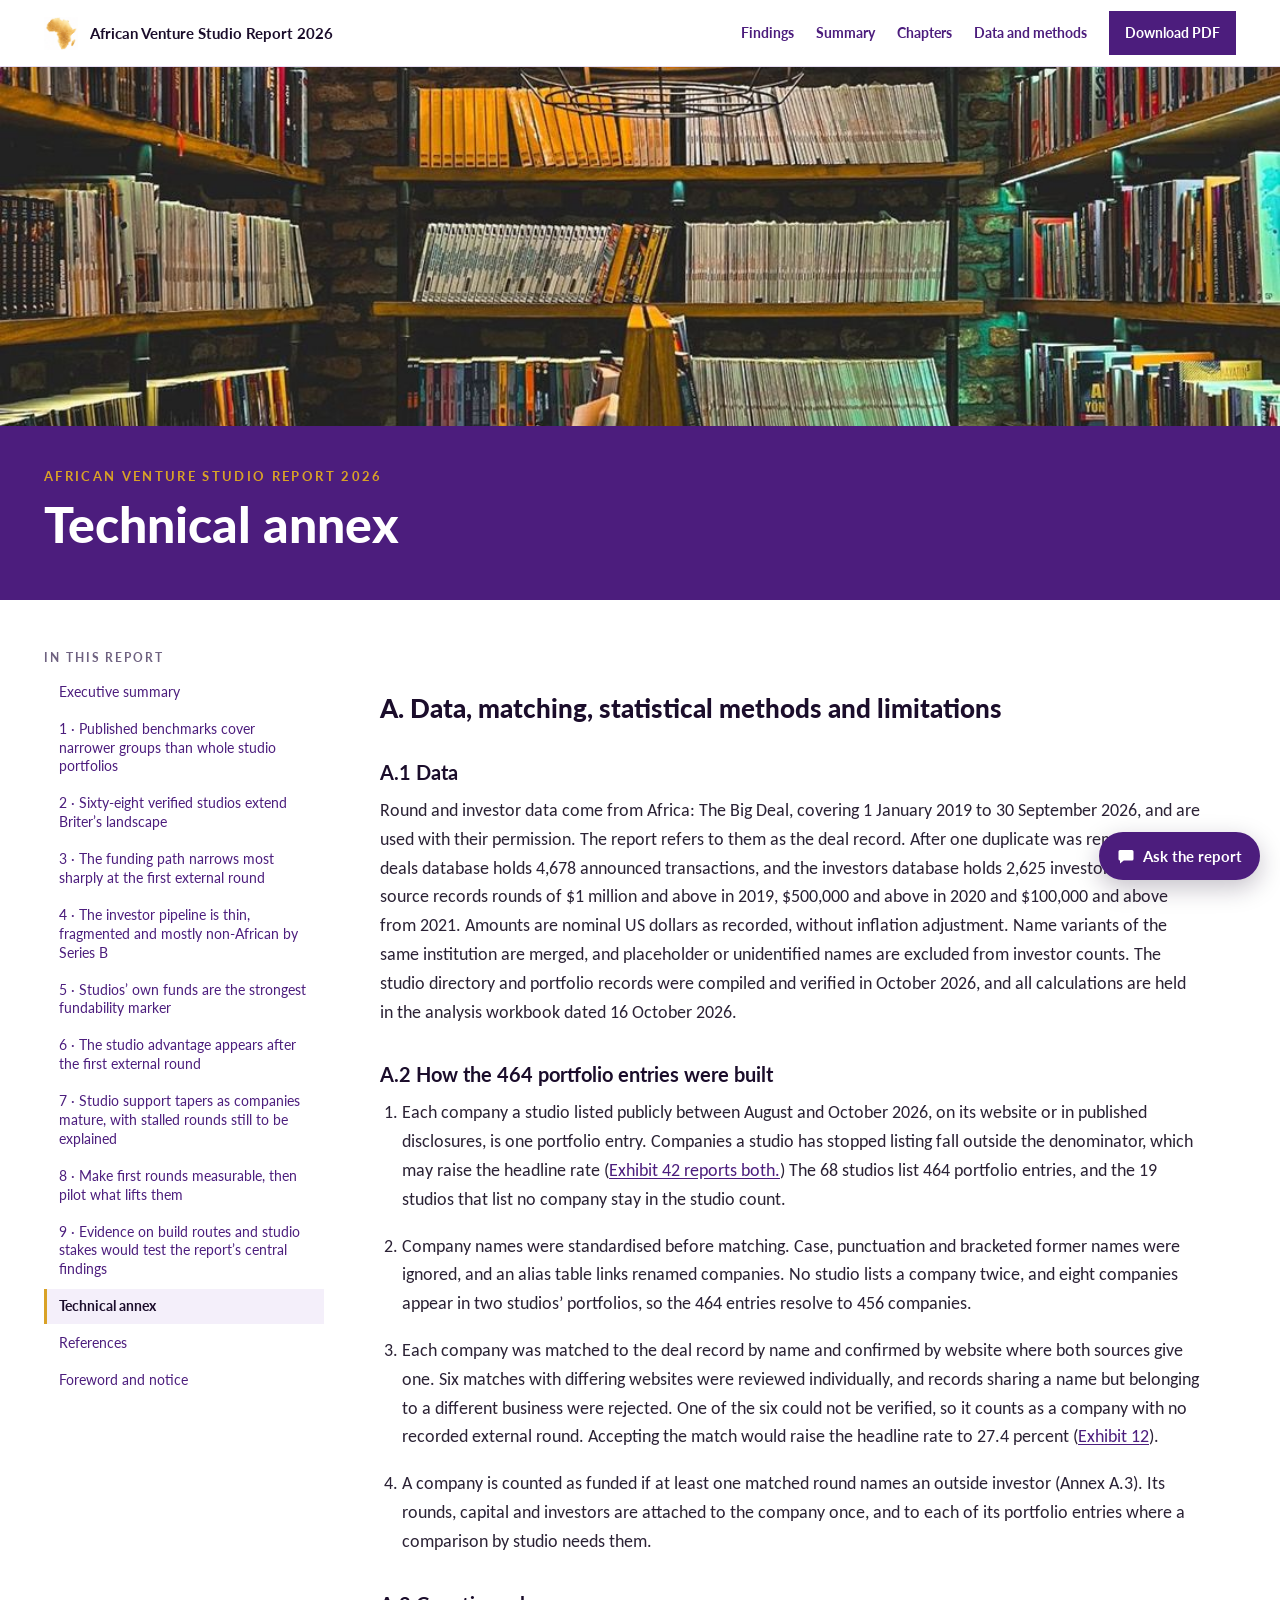
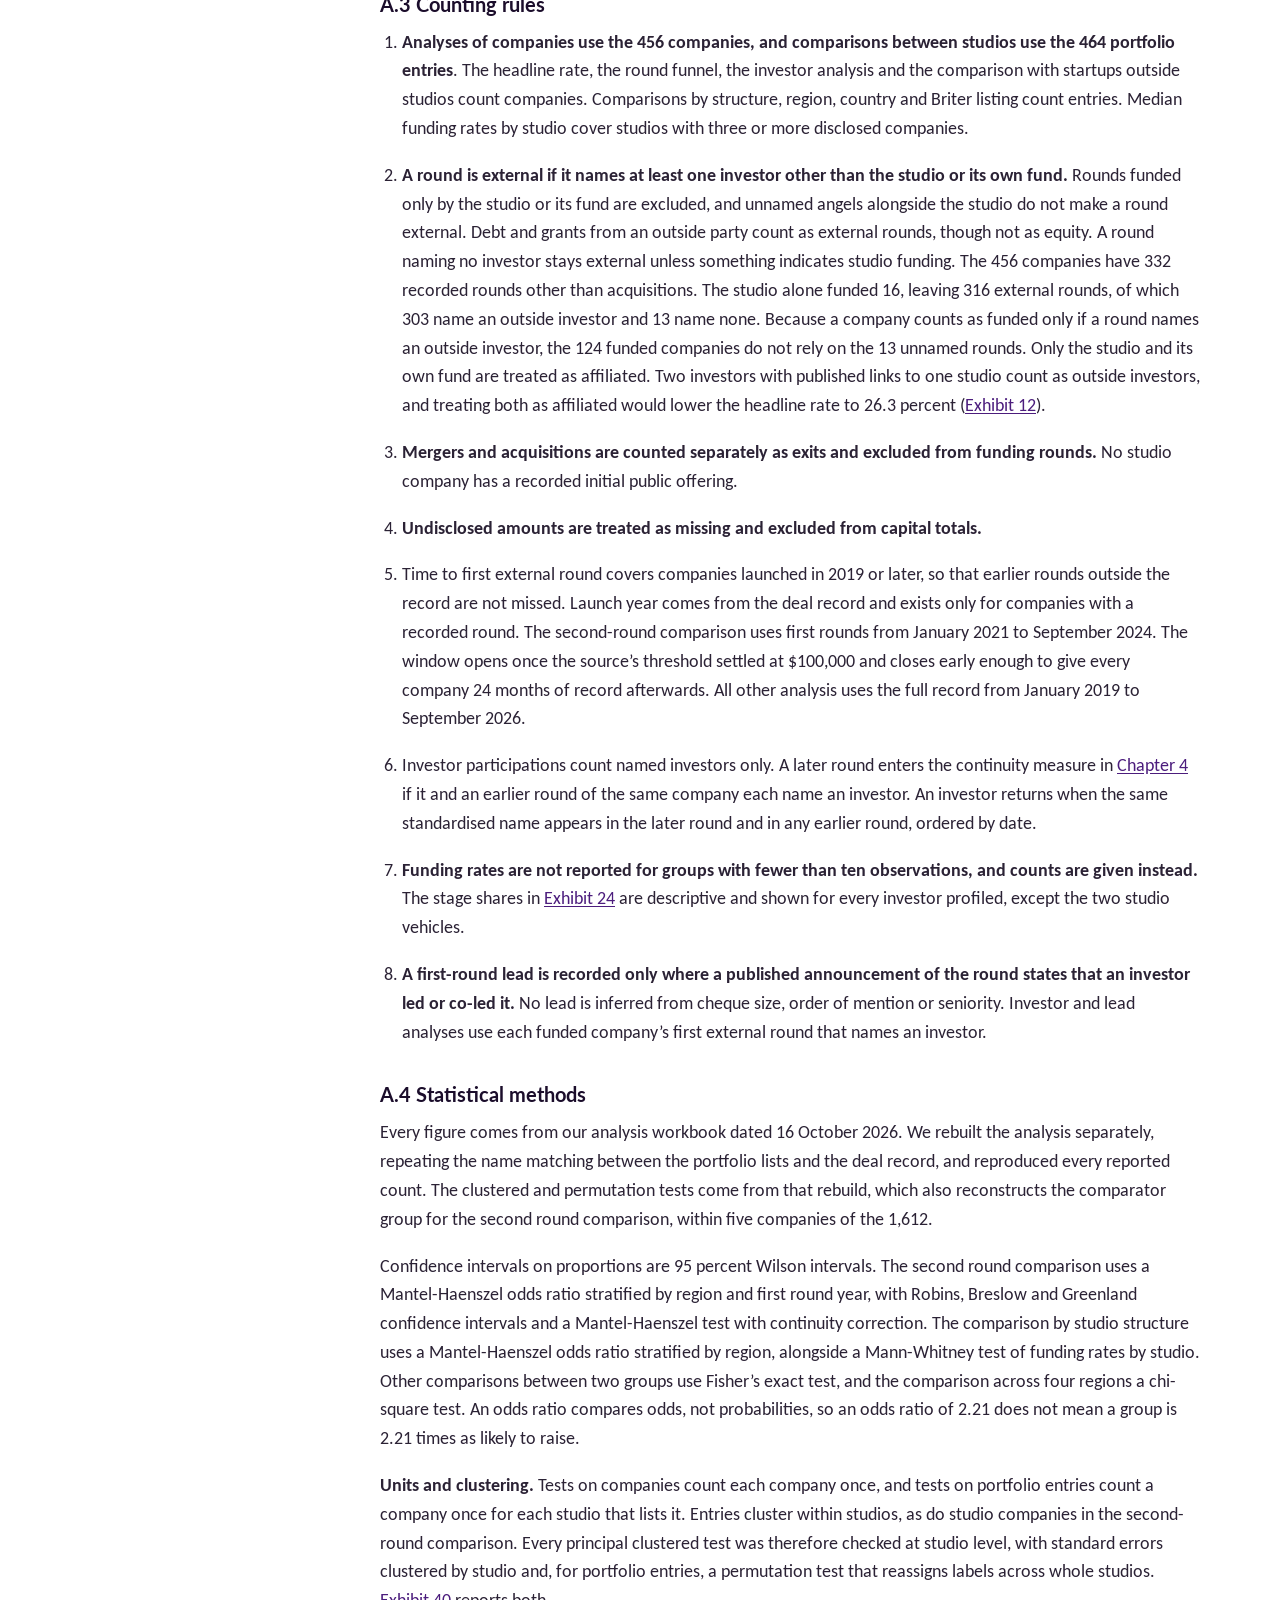
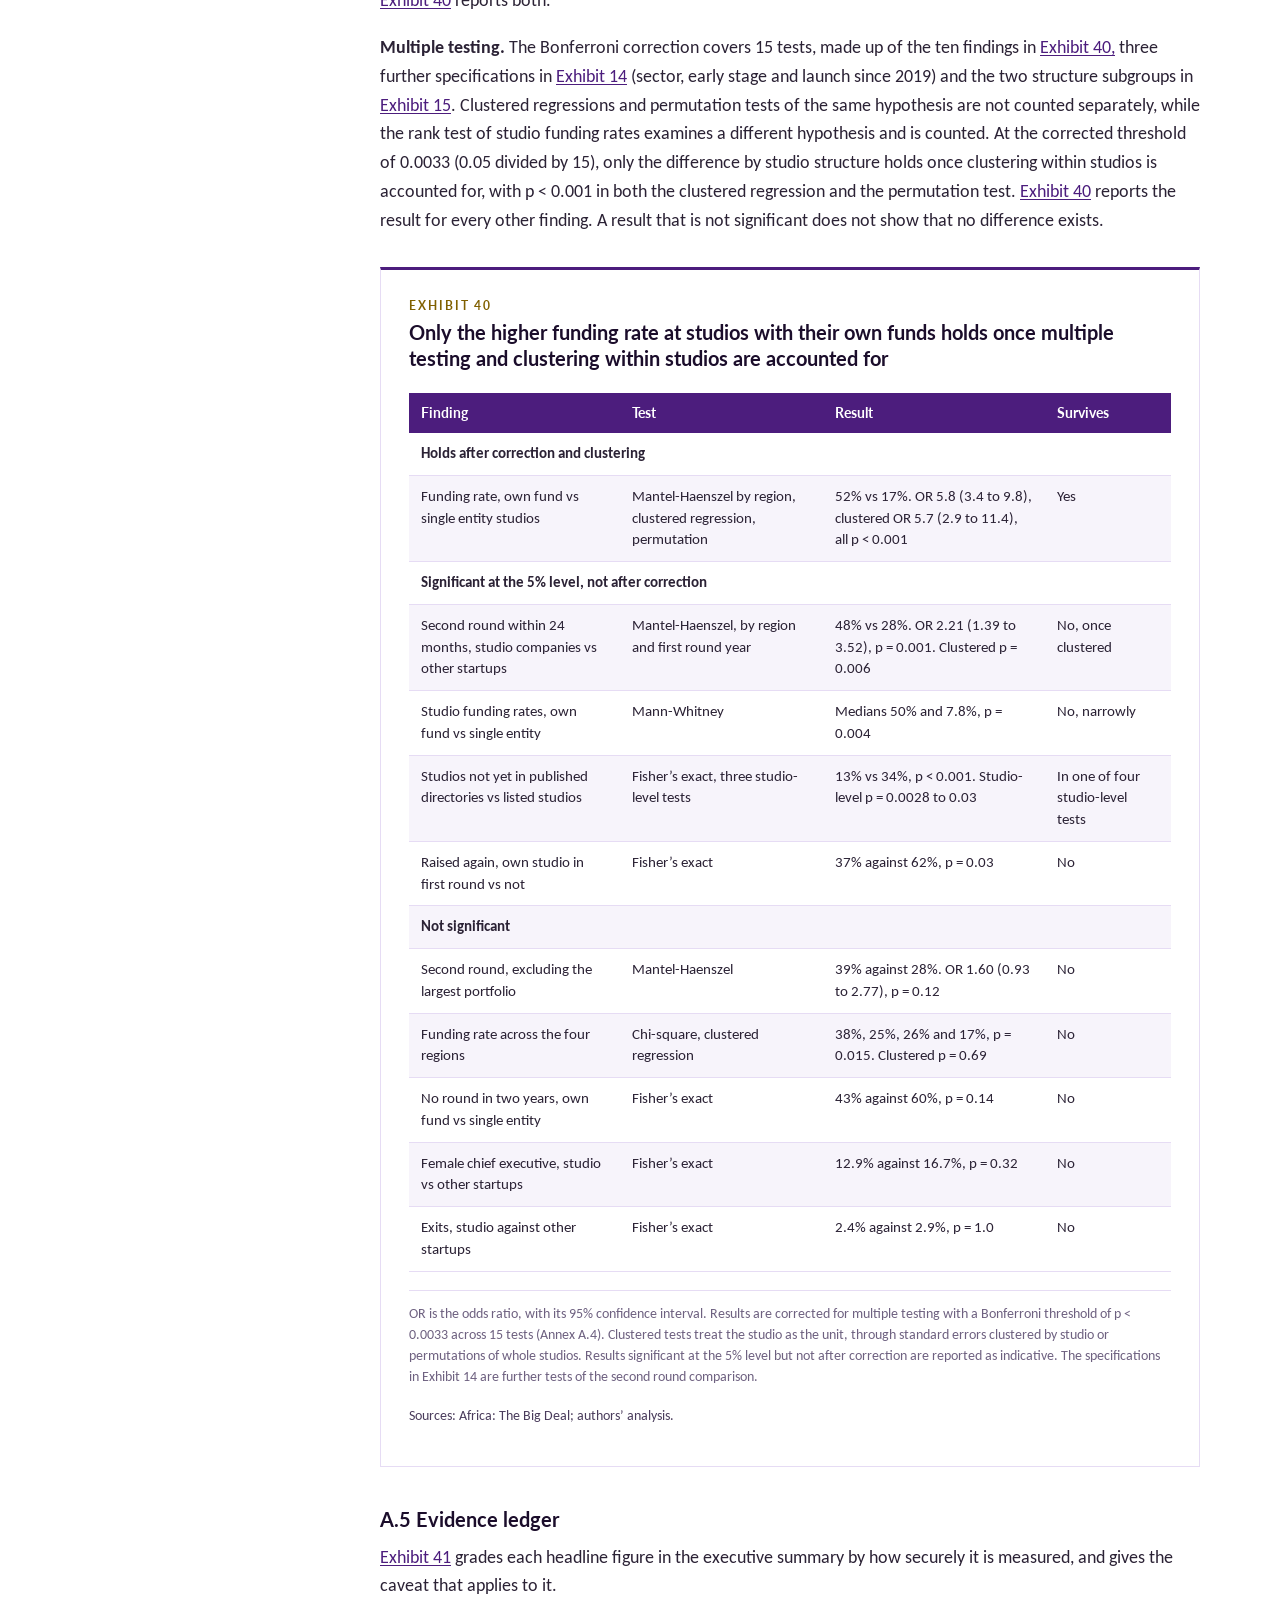
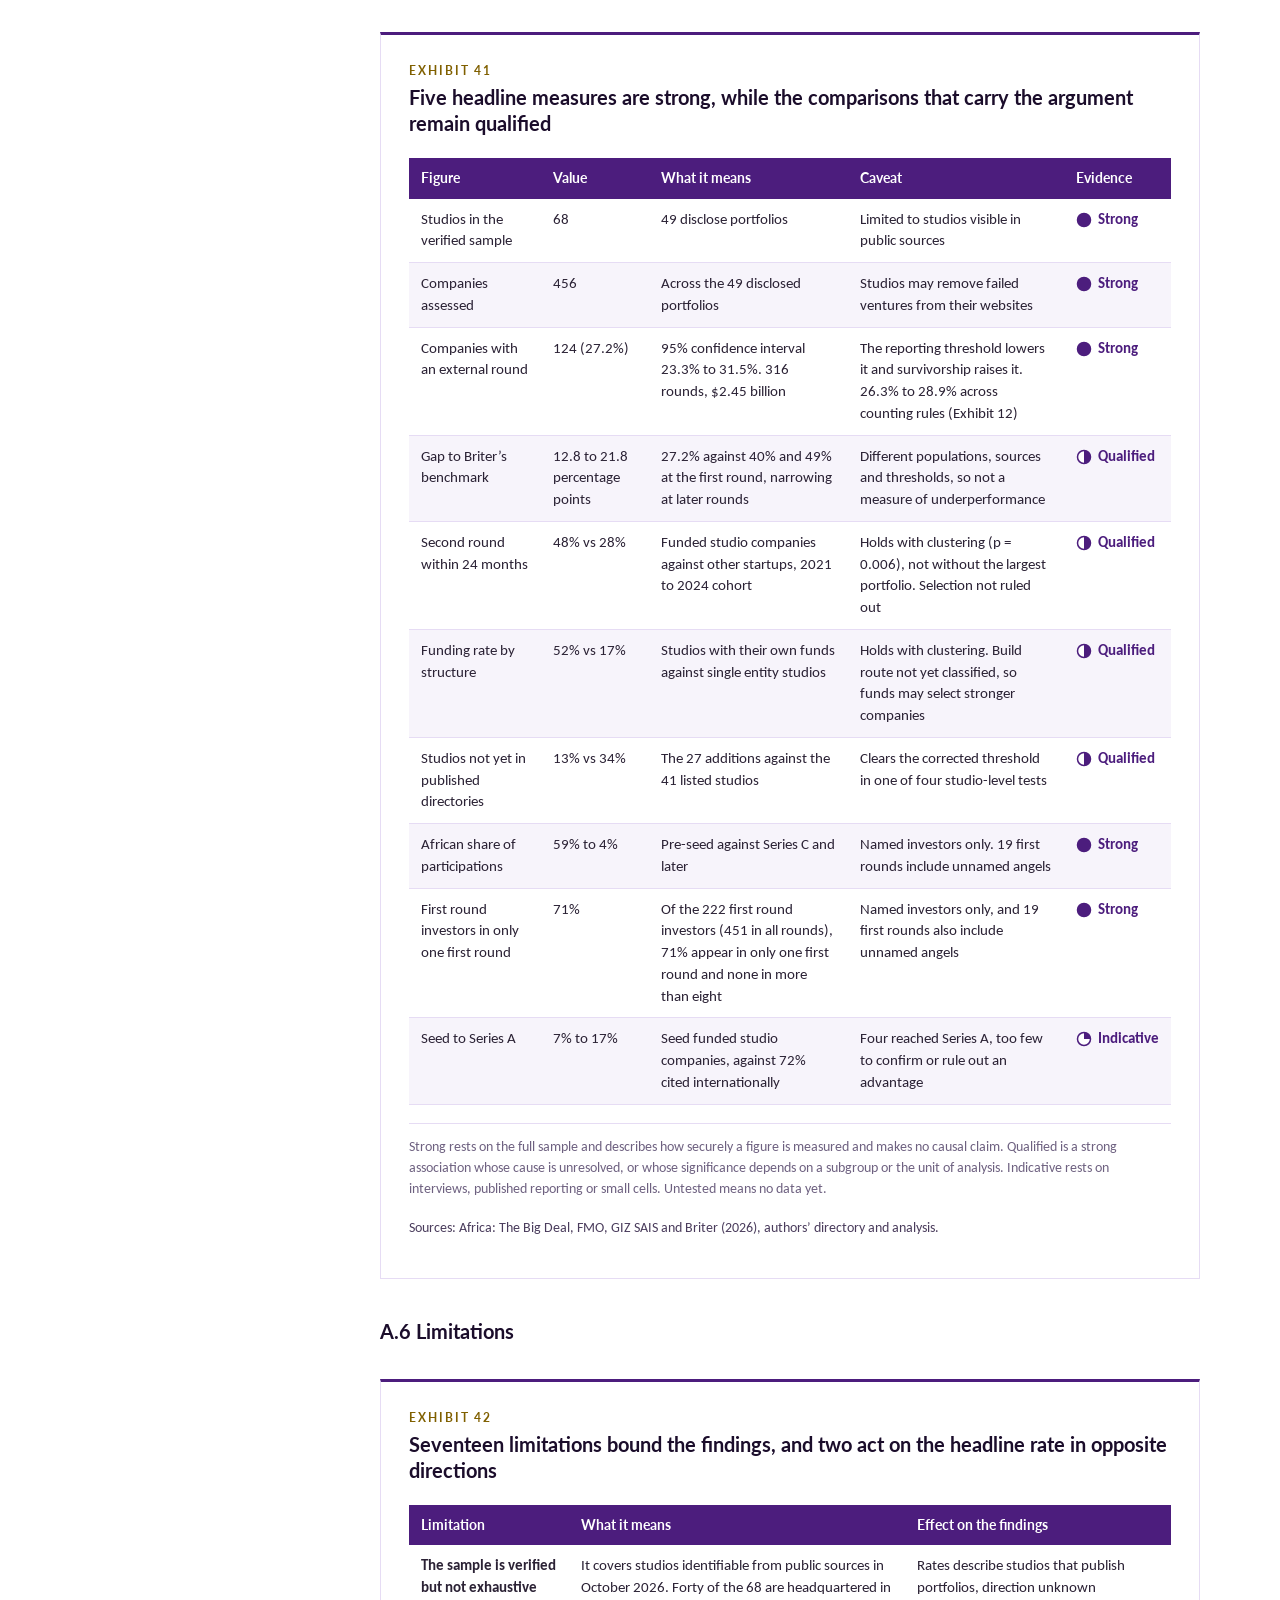
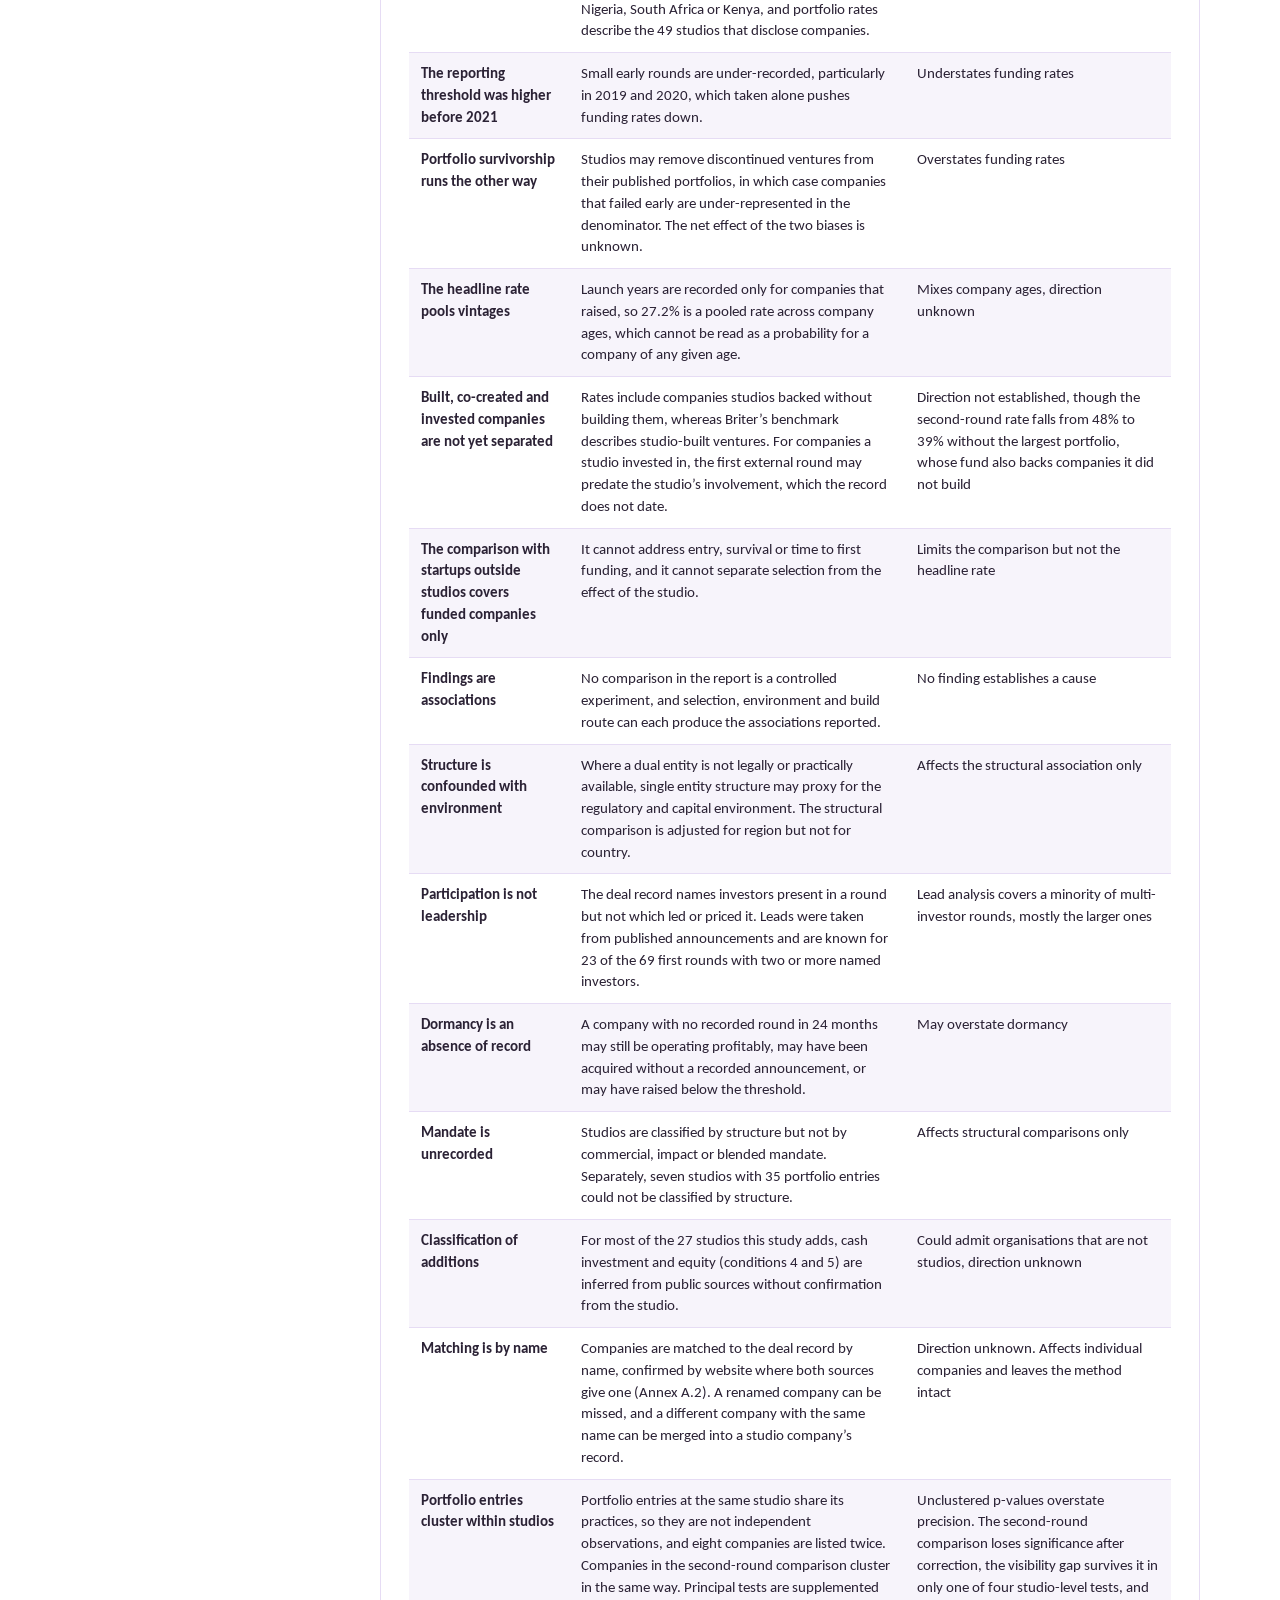
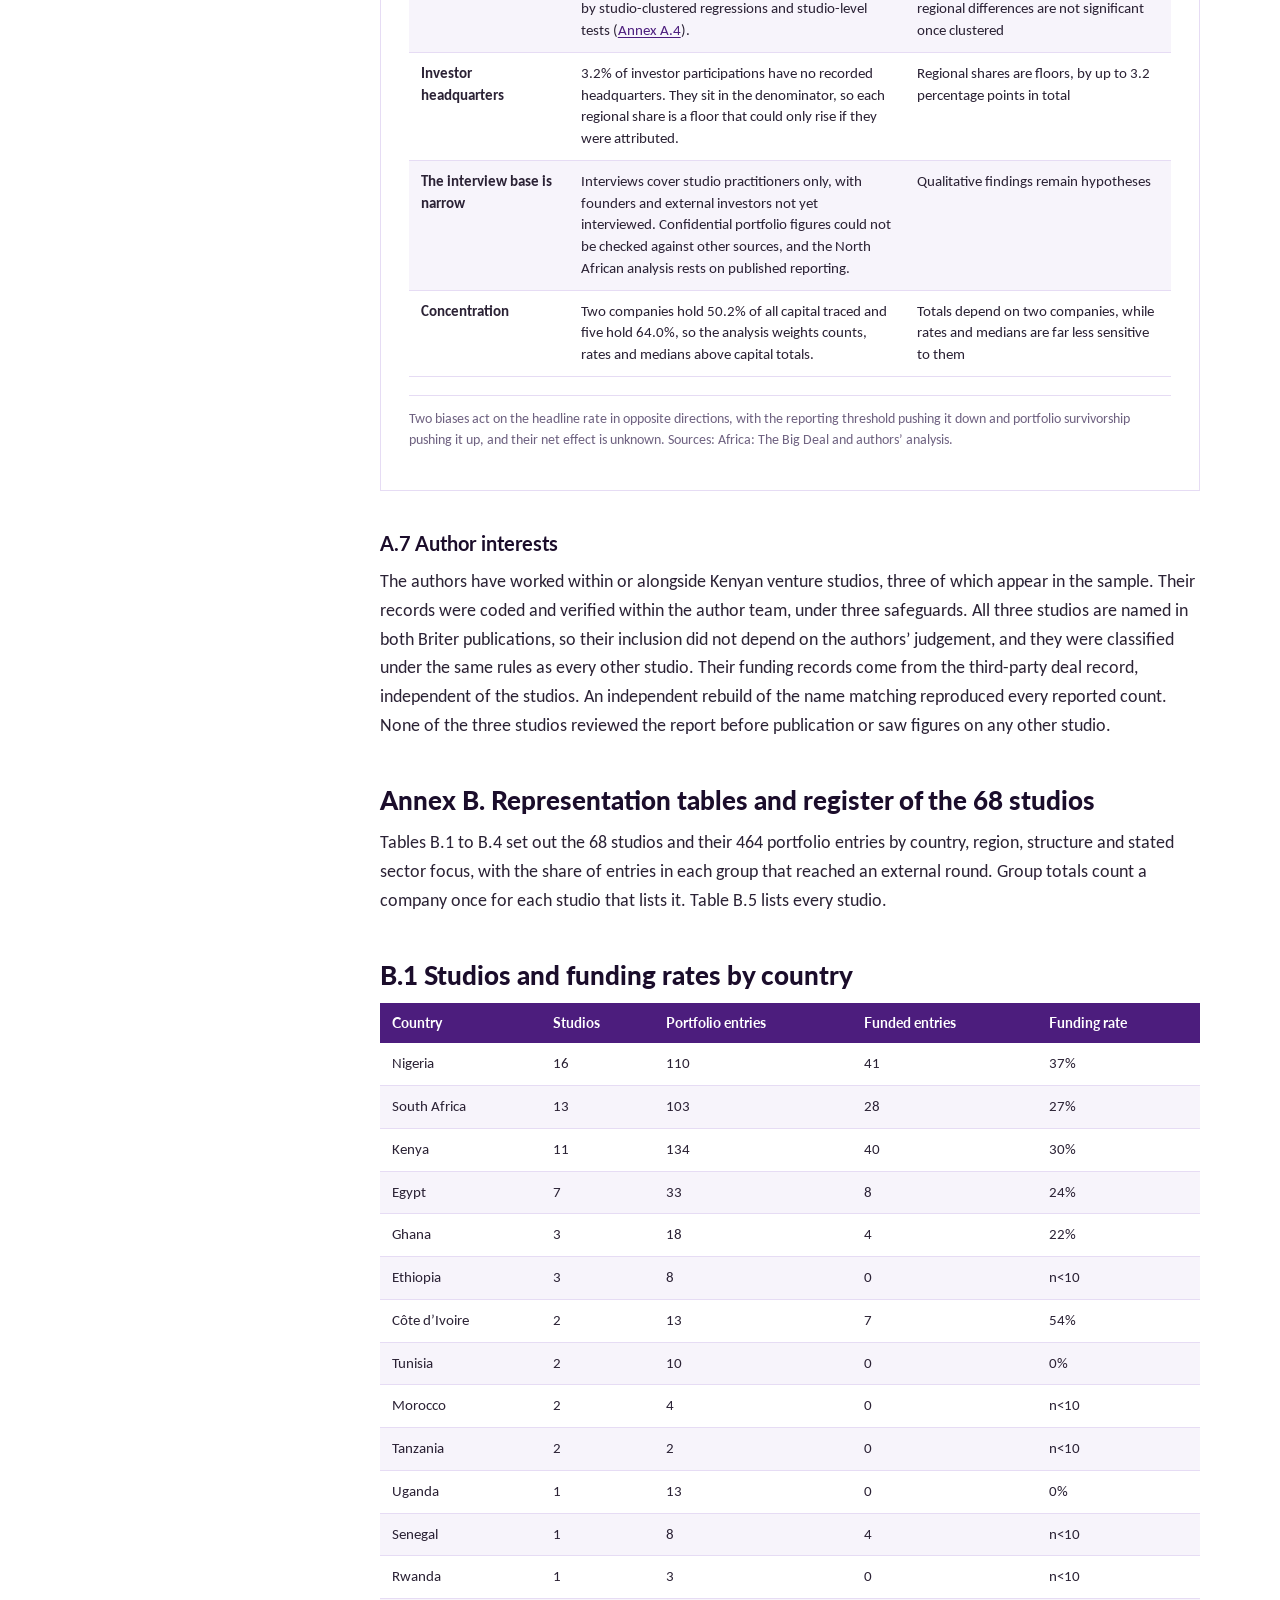
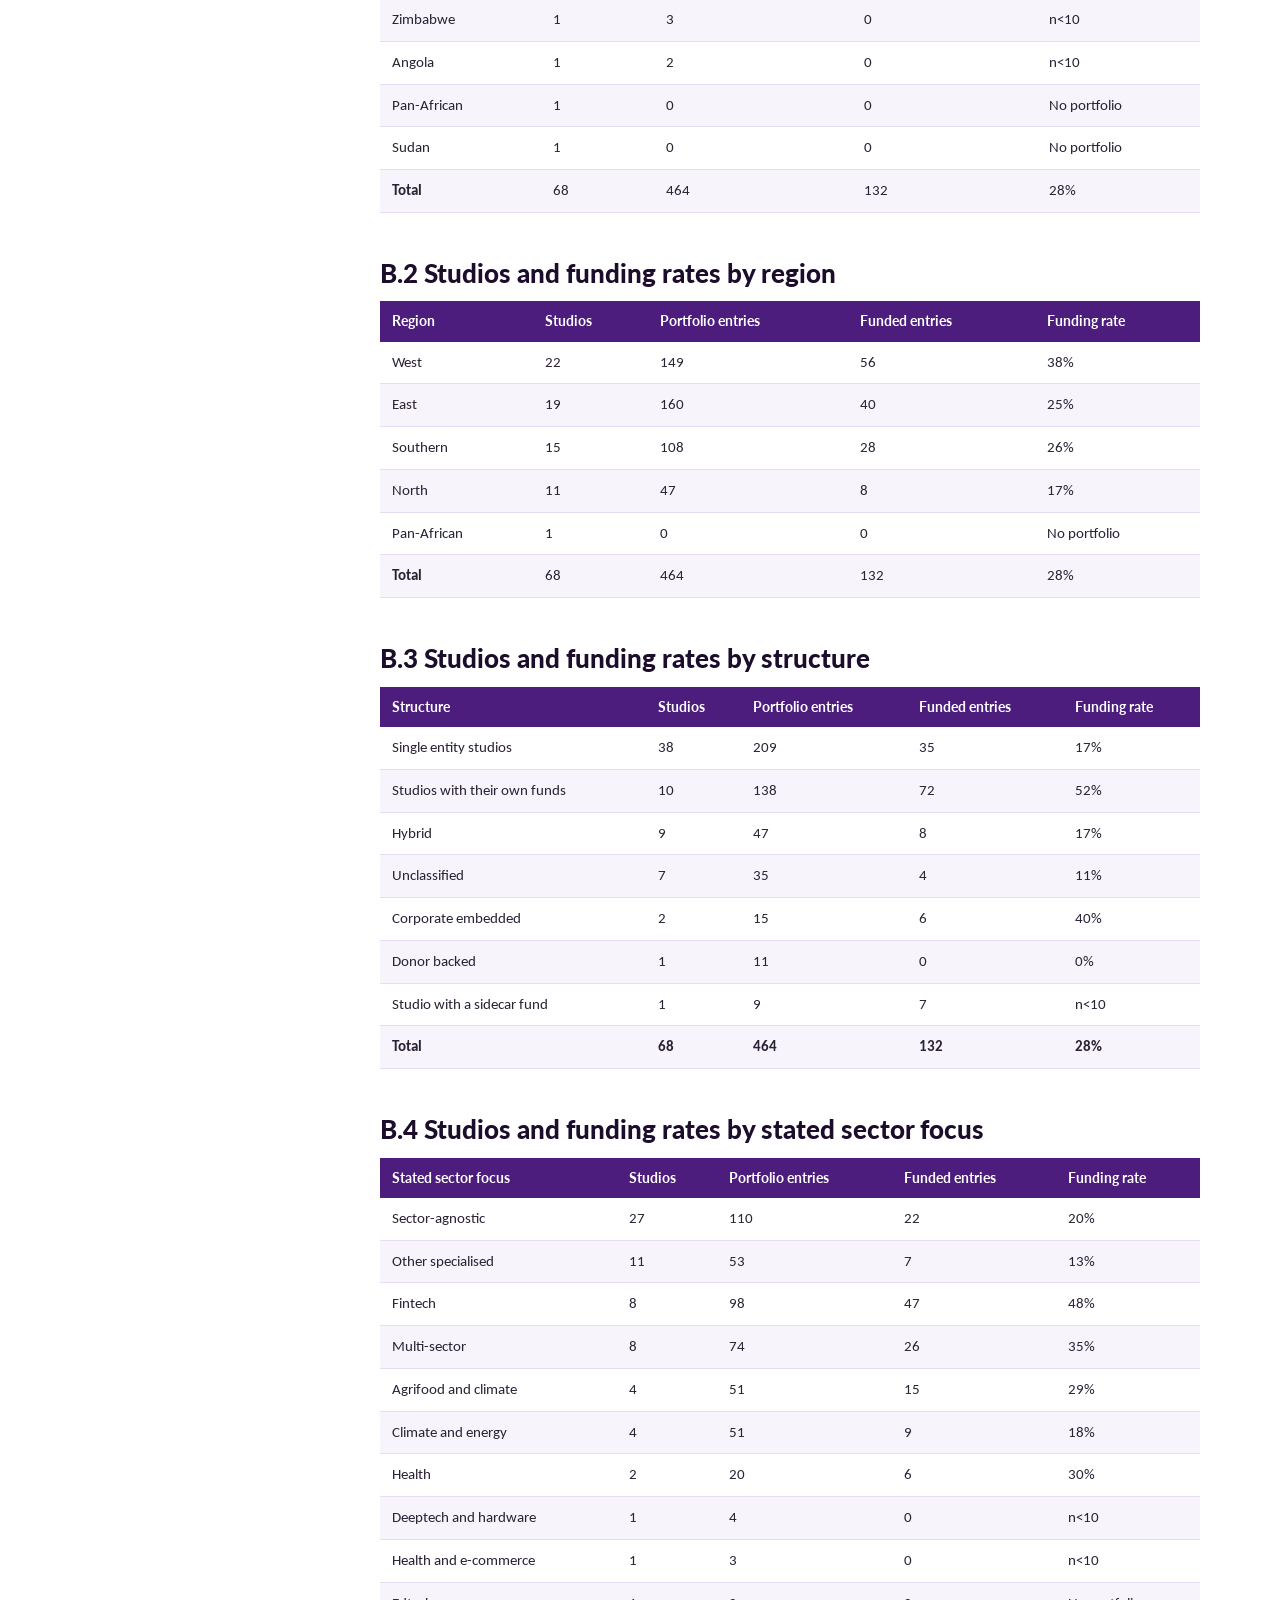
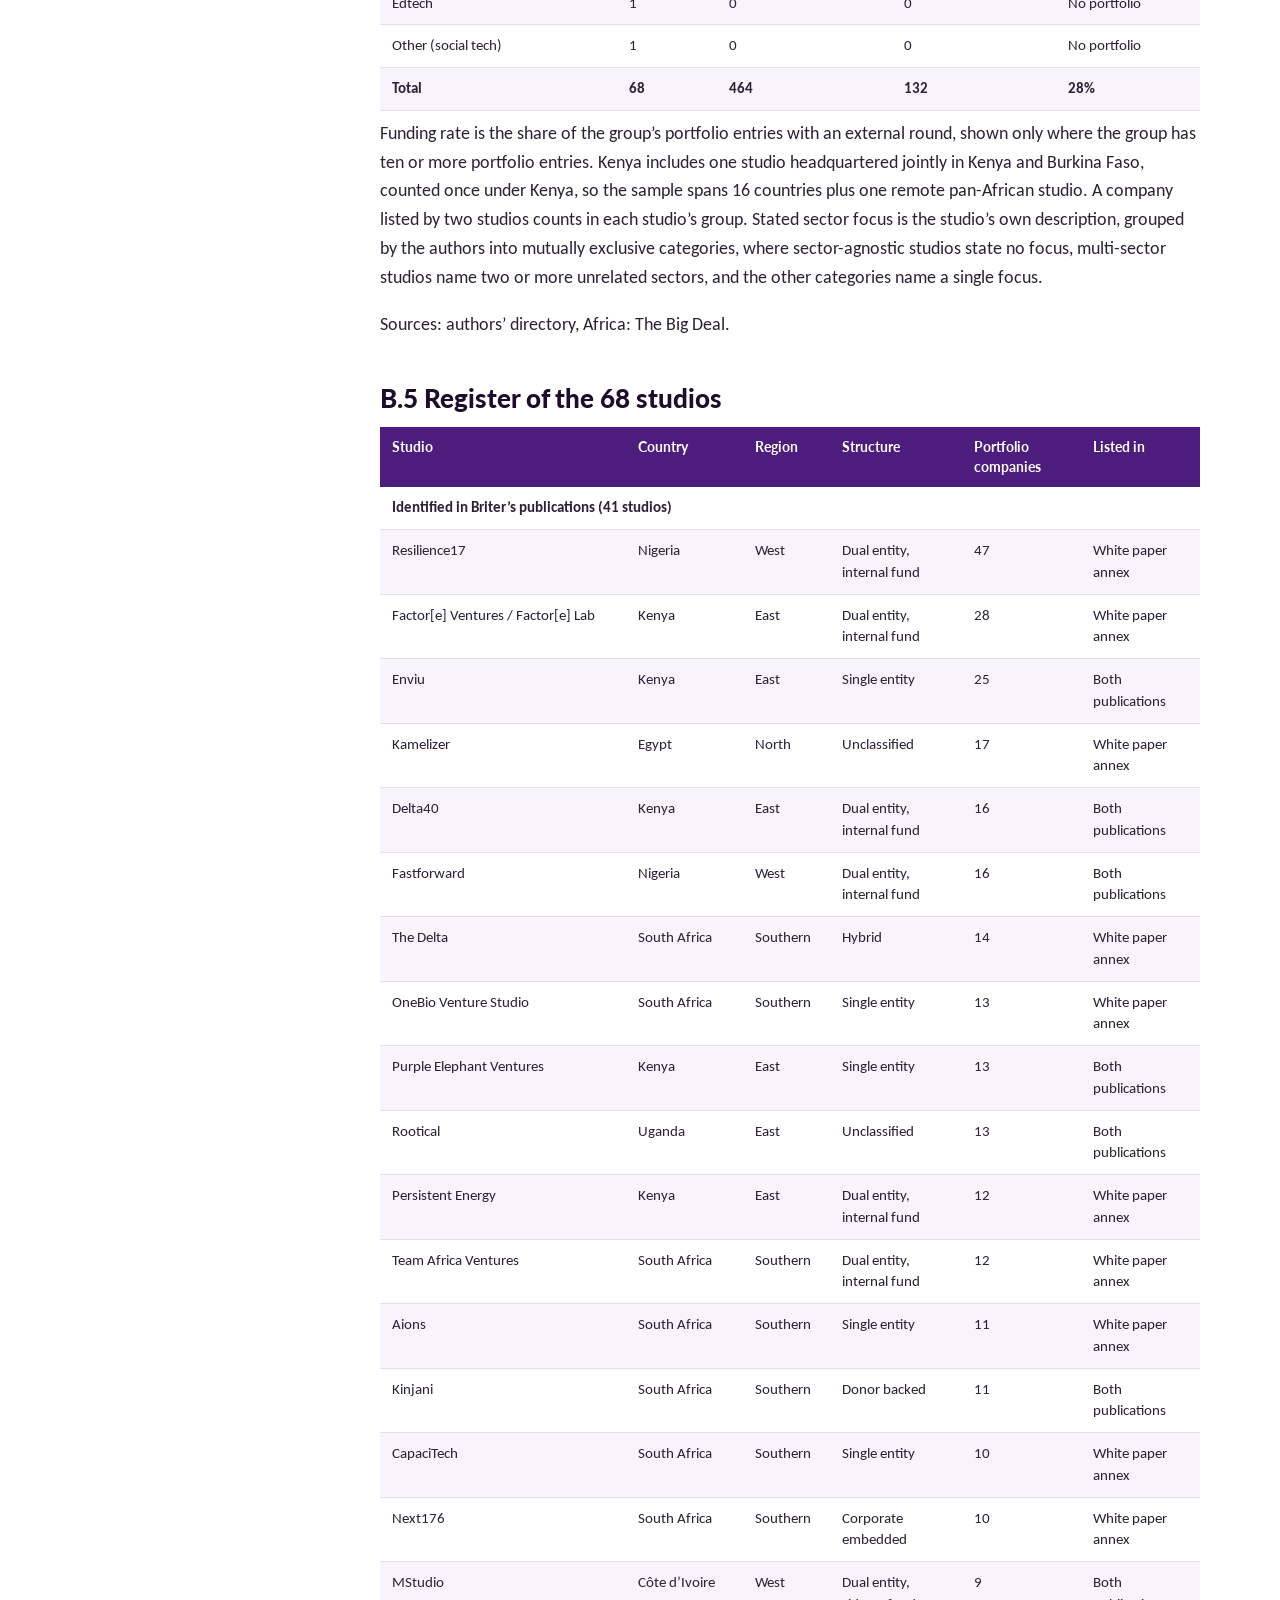
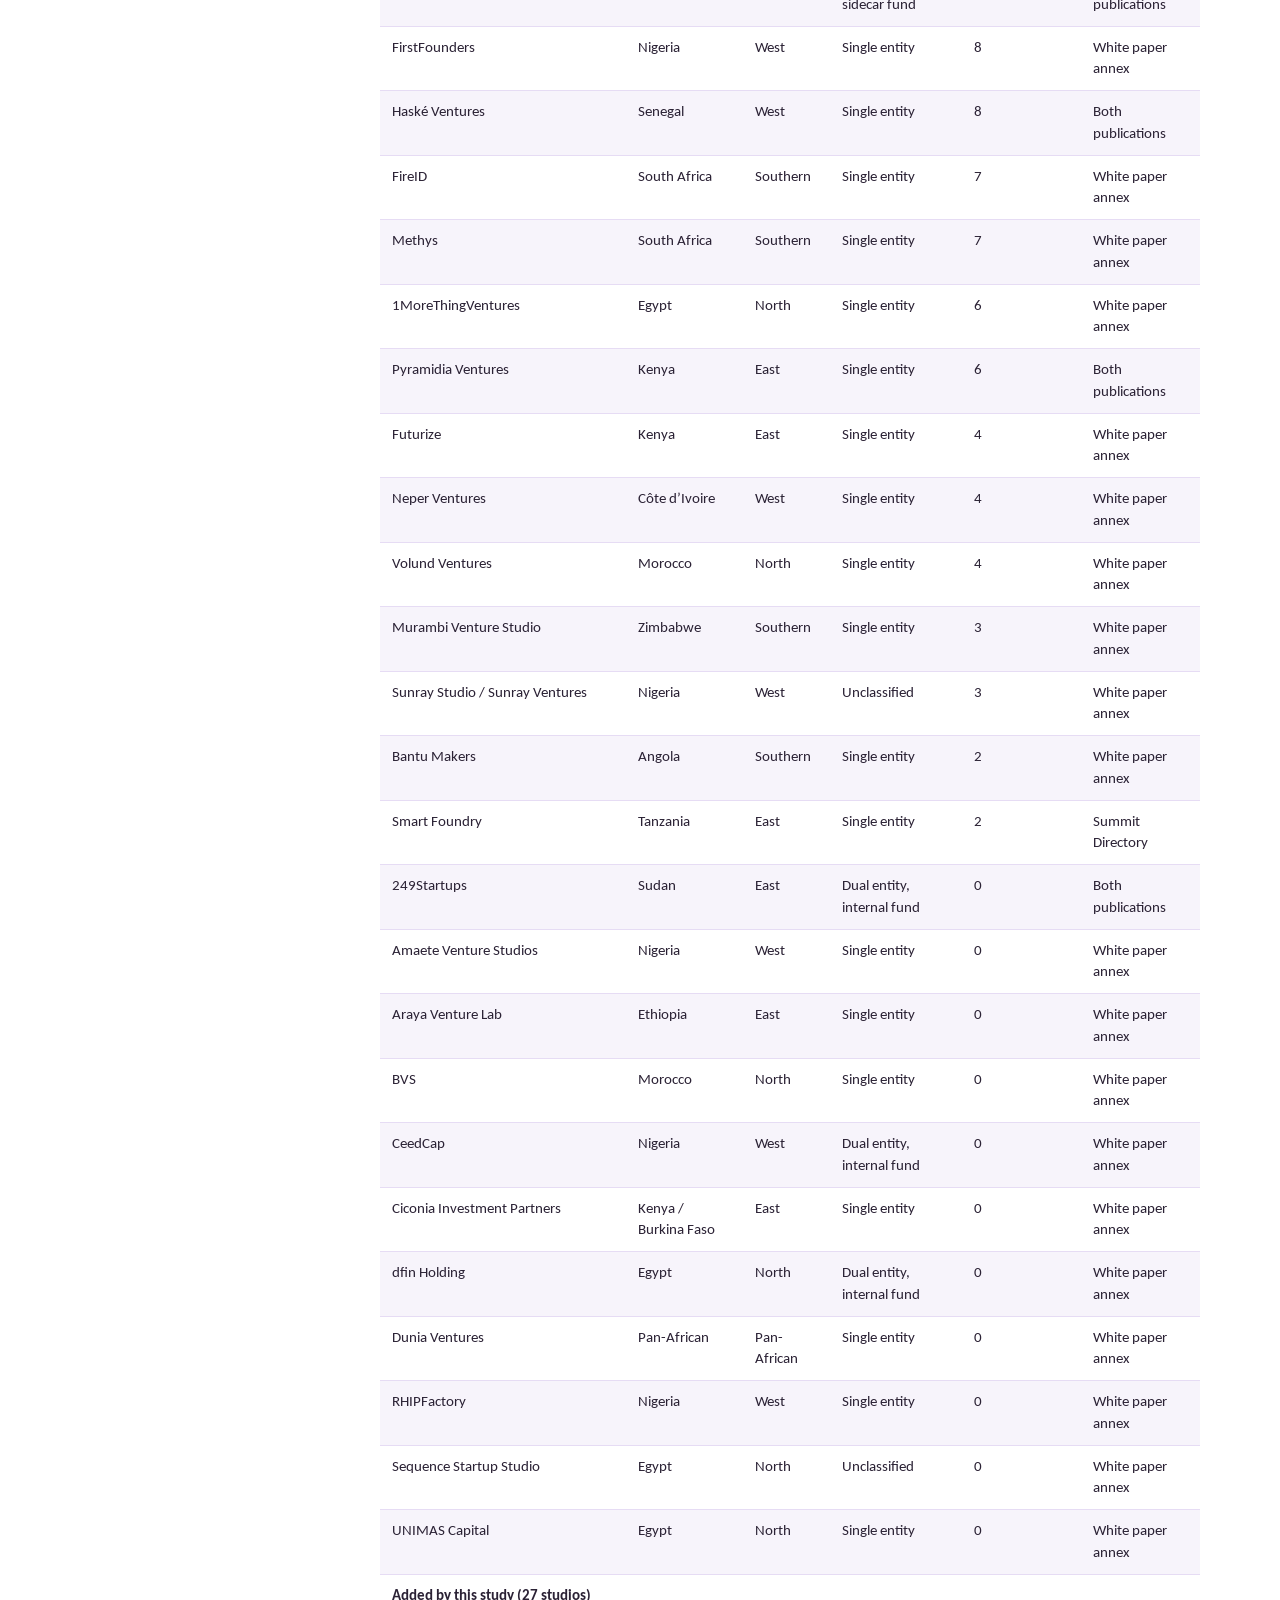
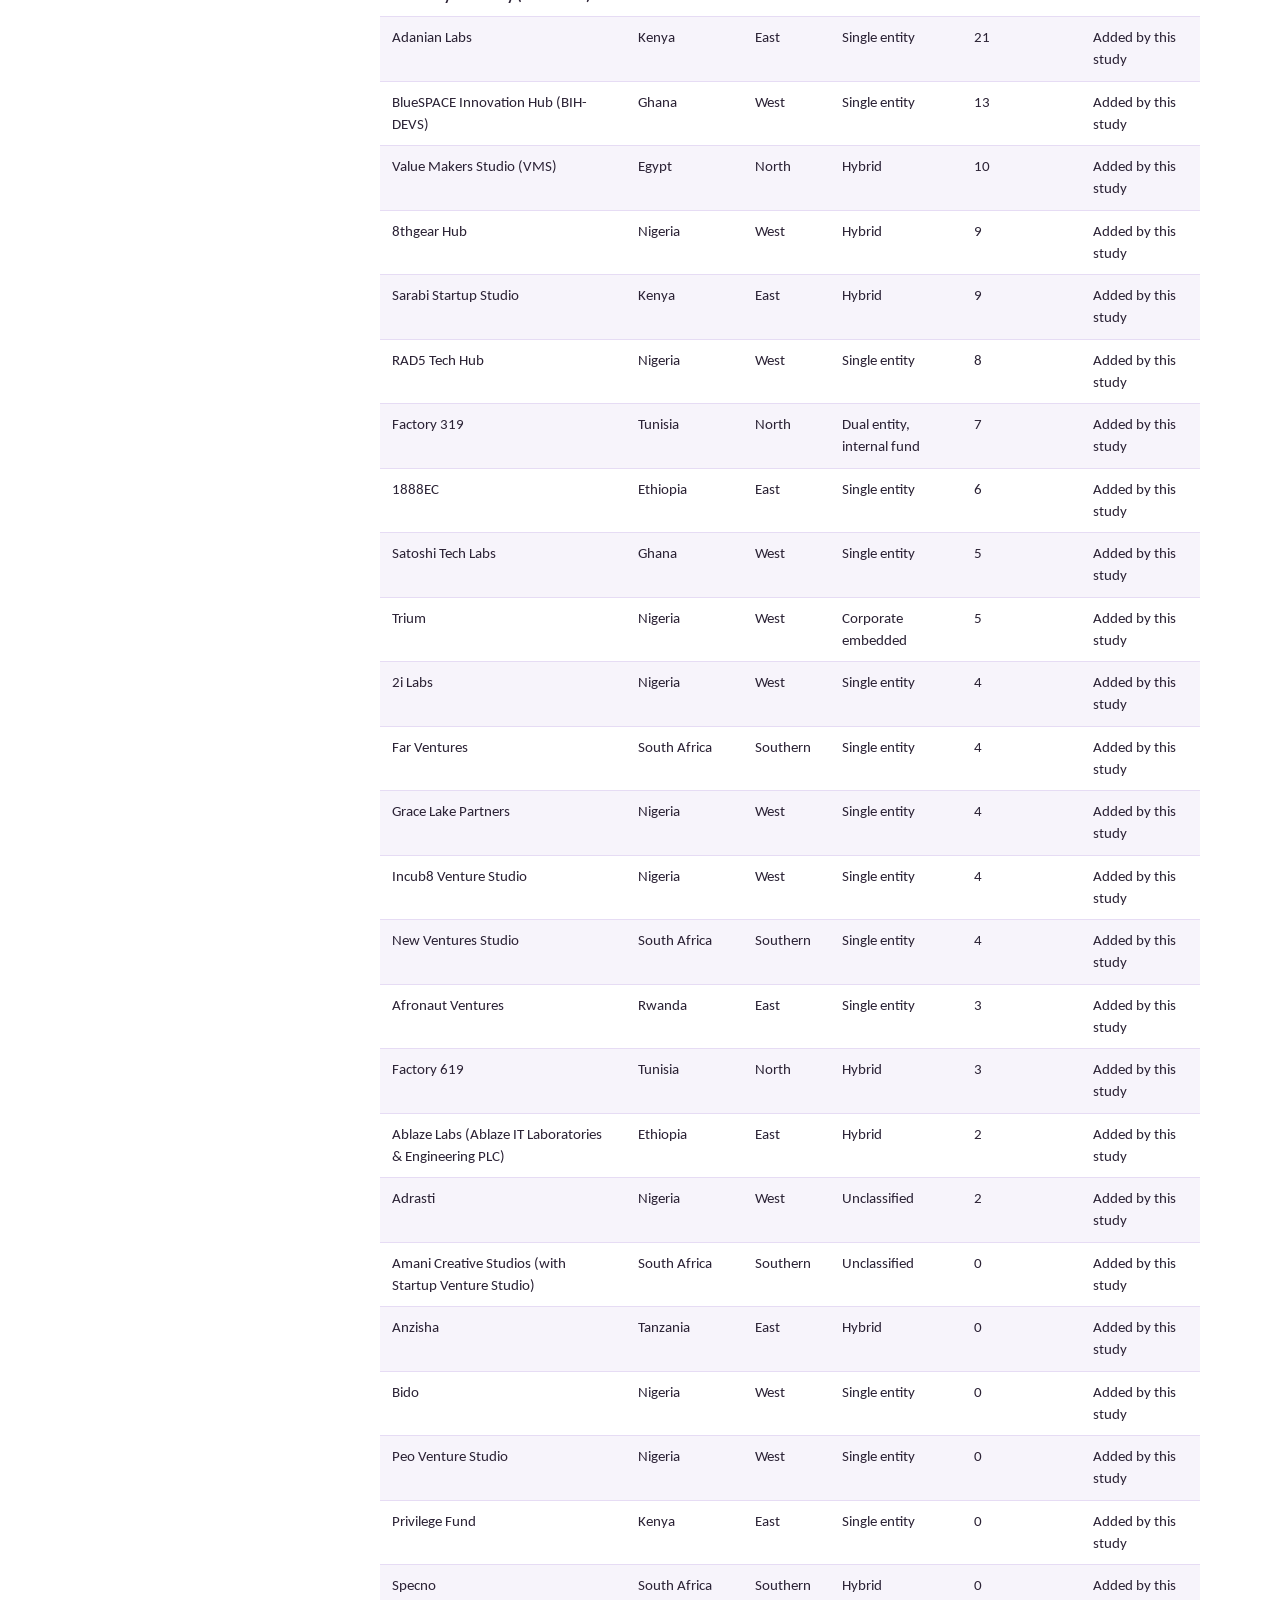
<file: annex.html>
<!doctype html>
<html lang="en">
<head>
<meta charset="utf-8">
<meta name="viewport" content="width=device-width, initial-scale=1">
<title>Technical annex | African Venture Studio Report 2026</title>
<meta name="description" content="Technical annex: data, matching and statistical methods, funding rates by country and region, and the register of 68 verified African venture studios.">
<link rel="canonical" href="https://african-venture-studio-report.github.io/annex.html">
<meta property="og:title" content="Technical annex | African Venture Studio Report 2026">
<meta property="og:description" content="How many companies in African venture studio portfolios secure external investment, and who writes their first cheque? 68 studios, 456 portfolio companies, January 2019 to September 2026.">
<meta property="og:image" content="https://african-venture-studio-report.github.io/assets/img/cover.jpg?v=600bdccd">
<meta property="og:type" content="article">
<meta name="twitter:card" content="summary_large_image">
<meta name="author" content="Joy K. Mutunga, Dennis Nyunyuzi, Caroline W. Njuguna">
<meta name="citation_title" content="African Venture Studio Report 2026: The first external cheque">
<meta name="citation_author" content="Mutunga, Joy K.">
<meta name="citation_author" content="Nyunyuzi, Dennis">
<meta name="citation_author" content="Njuguna, Caroline W.">
<meta name="citation_publication_date" content="2026/11">
<meta name="citation_pdf_url" content="https://african-venture-studio-report.github.io/assets/African-Venture-Studio-Report-2026.pdf?v=266ba995">
<link rel="icon" href="assets/img/logo.png">
<link rel="preconnect" href="https://fonts.googleapis.com">
<link rel="preconnect" href="https://fonts.gstatic.com" crossorigin>
<link rel="stylesheet" href="https://fonts.googleapis.com/css2?family=Lato:wght@400;700;900&family=Carlito:ital,wght@0,400;0,700;1,400&display=swap">
<link rel="stylesheet" href="assets/css/site.css?v=ba65e637">
</head>
<body>
<a class="skip" href="#main">Skip to content</a>
<header class="site-head"><nav aria-label="Main">
<a class="brand" href="index.html"><img src="assets/img/logo.png" alt="African Venture Studio Report 2026 logo">African Venture Studio Report 2026</a>
<div class="nav-links"><a href="index.html#findings" class="hide-sm">Findings</a><a href="executive-summary.html">Summary</a><a href="index.html#chapters">Chapters</a><a href="annex.html" class="hide-sm">Data and methods</a><a href="assets/African-Venture-Studio-Report-2026.pdf?v=266ba995" class="btn-p" download><span class="hide-xs">Download </span>PDF</a>
<button class="menu-btn" type="button" aria-expanded="false" aria-controls="site-menu"><svg width="20" height="20" viewBox="0 0 24 24" aria-hidden="true"><path d="M3 6h18M3 12h18M3 18h18" stroke="currentColor" stroke-width="2.2" stroke-linecap="round"/></svg>Menu</button>
<div class="site-menu" id="site-menu" hidden>
<p class="eyebrow">The report</p>
<a href="index.html">Home</a><a href="executive-summary.html">Executive summary</a><a href="about.html">Foreword and notice</a>
<p class="eyebrow">Chapters</p>
<a href="chapter-1.html"><b>1</b>Published benchmarks cover narrower groups</a><a href="chapter-2.html"><b>2</b>Sixty-eight verified studios</a><a href="chapter-3.html"><b>3</b>The funding path narrows at the first round</a><a href="chapter-4.html"><b>4</b>The investor pipeline</a><a href="chapter-5.html"><b>5</b>Studios’ own funds</a><a href="chapter-6.html"><b>6</b>The studio advantage after the first round</a><a href="chapter-7.html"><b>7</b>Studio support tapers</a><a href="chapter-8.html"><b>8</b>Make first rounds measurable</a><a href="chapter-9.html"><b>9</b>Evidence still needed</a>
<p class="eyebrow">Reference</p>
<a href="annex.html">Technical annex: data and methods</a><a href="references.html">References</a>
</div>
</div>
</nav></header>
<main id="main"><section class="page-hero"><img src="assets/img/annex.jpg" alt="Bookshelves in a brick-vaulted library"><div class="wrap"><p class="eyebrow">African Venture Studio Report 2026</p><h1>Technical annex</h1></div></section><div class="layout"><nav class="toc" aria-label="Report sections"><p class="eyebrow">In this report</p><a href="executive-summary.html">Executive summary</a><a href="chapter-1.html">1 · Published benchmarks cover narrower groups than whole studio portfolios</a><a href="chapter-2.html">2 · Sixty-eight verified studios extend Briter’s landscape</a><a href="chapter-3.html">3 · The funding path narrows most sharply at the first external round</a><a href="chapter-4.html">4 · The investor pipeline is thin, fragmented and mostly non-African by Series B</a><a href="chapter-5.html">5 · Studios’ own funds are the strongest fundability marker</a><a href="chapter-6.html">6 · The studio advantage appears after the first external round</a><a href="chapter-7.html">7 · Studio support tapers as companies mature, with stalled rounds still to be explained</a><a href="chapter-8.html">8 · Make first rounds measurable, then pilot what lifts them</a><a href="chapter-9.html">9 · Evidence on build routes and studio stakes would test the report’s central findings</a><a href="annex.html" aria-current="page">Technical annex</a><a href="references.html">References</a><a href="about.html">Foreword and notice</a></nav><article class="report"><h2 id="a.-data-matching-statistical-methods-and-limitations">A. Data, matching, statistical methods and limitations</h2>
<h3 id="a.1-data">A.1 Data</h3>
<p>Round and investor data come from Africa: The Big Deal, covering 1 January 2019 to 30 September 2026, and are used with their permission. The report refers to them as the deal record. After one duplicate was removed, the deals database holds 4,678 announced transactions, and the investors database holds 2,625 investors. The source records rounds of $1 million and above in 2019, $500,000 and above in 2020 and $100,000 and above from 2021. Amounts are nominal US dollars as recorded, without inflation adjustment. Name variants of the same institution are merged, and placeholder or unidentified names are excluded from investor counts. The studio directory and portfolio records were compiled and verified in October 2026, and all calculations are held in the analysis workbook dated 16 October 2026.</p>
<h3 id="a.2-how-the-464-portfolio-entries-were-built">A.2 How the 464 portfolio entries were built</h3>
<ol type="1">
<li><p>Each company a studio listed publicly between August and October 2026, on its website or in published disclosures, is one portfolio entry. Companies a studio has stopped listing fall outside the denominator, which may raise the headline rate (<a href="#exhibit-42">Exhibit 42 reports both.</a>) The 68 studios list 464 portfolio entries, and the 19 studios that list no company stay in the studio count.</p></li>
<li><p>Company names were standardised before matching. Case, punctuation and bracketed former names were ignored, and an alias table links renamed companies. No studio lists a company twice, and eight companies appear in two studios’ portfolios, so the 464 entries resolve to 456 companies.</p></li>
<li><p>Each company was matched to the deal record by name and confirmed by website where both sources give one. Six matches with differing websites were reviewed individually, and records sharing a name but belonging to a different business were rejected. One of the six could not be verified, so it counts as a company with no recorded external round. Accepting the match would raise the headline rate to 27.4 percent (<a href="chapter-3.html#exhibit-12">Exhibit 12</a>).</p></li>
<li><p>A company is counted as funded if at least one matched round names an outside investor (Annex A.3). Its rounds, capital and investors are attached to the company once, and to each of its portfolio entries where a comparison by studio needs them.</p></li>
</ol>
<h3 id="a.3-counting-rules">A.3 Counting rules</h3>
<ol type="1">
<li><p><strong>Analyses of companies use the 456 companies, and comparisons between studios use the 464 portfolio entries</strong>. The headline rate, the round funnel, the investor analysis and the comparison with startups outside studios count companies. Comparisons by structure, region, country and Briter listing count entries. Median funding rates by studio cover studios with three or more disclosed companies.</p></li>
<li><p><strong>A round is external if it names at least one investor other than the studio or its own fund.</strong> Rounds funded only by the studio or its fund are excluded, and unnamed angels alongside the studio do not make a round external. Debt and grants from an outside party count as external rounds, though not as equity. A round naming no investor stays external unless something indicates studio funding. The 456 companies have 332 recorded rounds other than acquisitions. The studio alone funded 16, leaving 316 external rounds, of which 303 name an outside investor and 13 name none. Because a company counts as funded only if a round names an outside investor, the 124 funded companies do not rely on the 13 unnamed rounds. Only the studio and its own fund are treated as affiliated. Two investors with published links to one studio count as outside investors, and treating both as affiliated would lower the headline rate to 26.3 percent (<a href="chapter-3.html#exhibit-12">Exhibit 12</a>).</p></li>
<li><p><strong>Mergers and acquisitions are counted separately as exits and excluded from funding rounds.</strong> No studio company has a recorded initial public offering.</p></li>
<li><p><strong>Undisclosed amounts are treated as missing and excluded from capital totals.</strong></p></li>
<li><p>Time to first external round covers companies launched in 2019 or later, so that earlier rounds outside the record are not missed. Launch year comes from the deal record and exists only for companies with a recorded round. The second-round comparison uses first rounds from January 2021 to September 2024. The window opens once the source’s threshold settled at $100,000 and closes early enough to give every company 24 months of record afterwards. All other analysis uses the full record from January 2019 to September 2026.</p></li>
<li><p>Investor participations count named investors only. A later round enters the continuity measure in <a href="chapter-4.html">Chapter 4</a> if it and an earlier round of the same company each name an investor. An investor returns when the same standardised name appears in the later round and in any earlier round, ordered by date.</p></li>
<li><p><strong>Funding rates are not reported for groups with fewer than ten observations, and counts are given instead.</strong> The stage shares in <a href="chapter-4.html#exhibit-24">Exhibit 24</a> are descriptive and shown for every investor profiled, except the two studio vehicles.</p></li>
<li><p><strong>A first-round lead is recorded only where a published announcement of the round states that an investor led or co-led it.</strong> No lead is inferred from cheque size, order of mention or seniority. Investor and lead analyses use each funded company’s first external round that names an investor.</p></li>
</ol>
<h3 id="a.4-statistical-methods">A.4 Statistical methods</h3>
<p>Every figure comes from our analysis workbook dated 16 October 2026. We rebuilt the analysis separately, repeating the name matching between the portfolio lists and the deal record, and reproduced every reported count. The clustered and permutation tests come from that rebuild, which also reconstructs the comparator group for the second round comparison, within five companies of the 1,612.</p>
<p>Confidence intervals on proportions are 95 percent Wilson intervals. The second round comparison uses a Mantel-Haenszel odds ratio stratified by region and first round year, with Robins, Breslow and Greenland confidence intervals and a Mantel-Haenszel test with continuity correction. The comparison by studio structure uses a Mantel-Haenszel odds ratio stratified by region, alongside a Mann-Whitney test of funding rates by studio. Other comparisons between two groups use Fisher’s exact test, and the comparison across four regions a chi-square test. An odds ratio compares odds, not probabilities, so an odds ratio of 2.21 does not mean a group is 2.21 times as likely to raise.</p>
<p><strong>Units and clustering.</strong> Tests on companies count each company once, and tests on portfolio entries count a company once for each studio that lists it. Entries cluster within studios, as do studio companies in the second-round comparison. Every principal clustered test was therefore checked at studio level, with standard errors clustered by studio and, for portfolio entries, a permutation test that reassigns labels across whole studios. <a href="#exhibit-40">Exhibit 40</a> reports both.</p>
<p><strong>Multiple testing.</strong> The Bonferroni correction covers 15 tests, made up of the ten findings in <a href="#exhibit-40">Exhibit 40,</a> three further specifications in <a href="chapter-3.html#exhibit-14">Exhibit 14</a> (sector, early stage and launch since 2019) and the two structure subgroups in <a href="chapter-3.html#exhibit-15">Exhibit 15</a>. Clustered regressions and permutation tests of the same hypothesis are not counted separately, while the rank test of studio funding rates examines a different hypothesis and is counted. At the corrected threshold of 0.0033 (0.05 divided by 15), only the difference by studio structure holds once clustering within studios is accounted for, with p &lt; 0.001 in both the clustered regression and the permutation test. <a href="#exhibit-40">Exhibit 40</a> reports the result for every other finding. A result that is not significant does not show that no difference exists.</p>
<figure class="exhibit" id="exhibit-40" data-ex="40"><figcaption class="ex-cap"><span class="ex-num"><a href="#exhibit-40">Exhibit 40</a></span><span class="ex-title"><strong>Only the higher funding rate at studios with their own funds holds once multiple testing and clustering within studios are accounted for</strong></span></figcaption><div class="ex-chart"><div class="table-scroll ex-table"><table>

<thead>
<tr>
<th><strong>Finding</strong></th>
<th><strong>Test</strong></th>
<th><strong>Result</strong></th>
<th><strong>Survives</strong></th>
</tr>
</thead>
<tbody>
<tr>
<td colspan="4"><strong>Holds after correction and clustering</strong></td>
</tr>
<tr>
<td>Funding rate, own fund vs single entity studios</td>
<td>Mantel-Haenszel by region, clustered regression, permutation</td>
<td>52% vs 17%. OR 5.8 (3.4 to 9.8), clustered OR 5.7 (2.9 to 11.4), all p &lt; 0.001</td>
<td>Yes</td>
</tr>
<tr>
<td colspan="4"><strong>Significant at the 5% level, not after correction</strong></td>
</tr>
<tr>
<td>Second round within 24 months, studio companies vs other startups</td>
<td>Mantel-Haenszel, by region and first round year</td>
<td>48% vs 28%. OR 2.21 (1.39 to 3.52), p = 0.001. Clustered p = 0.006</td>
<td>No, once clustered</td>
</tr>
<tr>
<td>Studio funding rates, own fund vs single entity</td>
<td>Mann-Whitney</td>
<td>Medians 50% and 7.8%, p = 0.004</td>
<td>No, narrowly</td>
</tr>
<tr>
<td>Studios not yet in published directories vs listed studios</td>
<td>Fisher’s exact, three studio-level tests</td>
<td>13% vs 34%, p &lt; 0.001. Studio-level p = 0.0028 to 0.03</td>
<td>In one of four studio-level tests</td>
</tr>
<tr>
<td>Raised again, own studio in first round vs not</td>
<td>Fisher’s exact</td>
<td>37% against 62%, p = 0.03</td>
<td>No</td>
</tr>
<tr>
<td colspan="4"><strong>Not significant</strong></td>
</tr>
<tr>
<td>Second round, excluding the largest portfolio</td>
<td>Mantel-Haenszel</td>
<td>39% against 28%. OR 1.60 (0.93 to 2.77), p = 0.12</td>
<td>No</td>
</tr>
<tr>
<td>Funding rate across the four regions</td>
<td>Chi-square, clustered regression</td>
<td>38%, 25%, 26% and 17%, p = 0.015. Clustered p = 0.69</td>
<td>No</td>
</tr>
<tr>
<td>No round in two years, own fund vs single entity</td>
<td>Fisher’s exact</td>
<td>43% against 60%, p = 0.14</td>
<td>No</td>
</tr>
<tr>
<td>Female chief executive, studio vs other startups</td>
<td>Fisher’s exact</td>
<td>12.9% against 16.7%, p = 0.32</td>
<td>No</td>
</tr>
<tr>
<td>Exits, studio against other startups</td>
<td>Fisher’s exact</td>
<td>2.4% against 2.9%, p = 1.0</td>
<td>No</td>
</tr>
</tbody>
</table></div></div><div class="ex-notes"><p class="">OR is the odds ratio, with its 95% confidence interval. Results are corrected for multiple testing with a Bonferroni threshold of p &lt; 0.0033 across 15 tests (Annex A.4). Clustered tests treat the studio as the unit, through standard errors clustered by studio or permutations of whole studios. Results significant at the 5% level but not after correction are reported as indicative. The specifications in Exhibit 14 are further tests of the second round comparison.</p><p class="src">Sources: Africa: The Big Deal; authors’ analysis.</p></div></figure>
<h3 id="a.5-evidence-ledger">A.5 Evidence ledger</h3>
<p><a href="#exhibit-41">Exhibit 41</a> grades each headline figure in the executive summary by how securely it is measured, and gives the caveat that applies to it.</p>
<figure class="exhibit" id="exhibit-41" data-ex="41"><figcaption class="ex-cap"><span class="ex-num"><a href="#exhibit-41">Exhibit 41</a></span><span class="ex-title"><strong>Five headline measures are strong, while the comparisons that carry the argument remain qualified</strong></span></figcaption><div class="ex-chart"><div class="table-scroll ex-table"><table>

<thead>
<tr>
<th><strong>Figure</strong></th>
<th><strong>Value</strong></th>
<th><strong>What it means</strong></th>
<th><strong>Caveat</strong></th>
<th><strong>Evidence</strong></th>
</tr>
</thead>
<tbody>
<tr>
<td>Studios in the verified sample</td>
<td>68</td>
<td>49 disclose portfolios</td>
<td>Limited to studios visible in public sources</td>
<td><span class="grade"><svg aria-hidden="true" class="hb" height="16" viewbox="0 0 16 16" width="16"><circle cx="8" cy="8" fill="#fff" r="6.5" stroke="#4C1D7D" stroke-width="1.5"></circle><circle cx="8" cy="8" fill="#4C1D7D" r="6.5"></circle></svg>Strong</span></td>
</tr>
<tr>
<td>Companies assessed</td>
<td>456</td>
<td>Across the 49 disclosed portfolios</td>
<td>Studios may remove failed ventures from their websites</td>
<td><span class="grade"><svg aria-hidden="true" class="hb" height="16" viewbox="0 0 16 16" width="16"><circle cx="8" cy="8" fill="#fff" r="6.5" stroke="#4C1D7D" stroke-width="1.5"></circle><circle cx="8" cy="8" fill="#4C1D7D" r="6.5"></circle></svg>Strong</span></td>
</tr>
<tr>
<td>Companies with an external round</td>
<td>124 (27.2%)</td>
<td>95% confidence interval 23.3% to 31.5%. 316 rounds, $2.45 billion</td>
<td>The reporting threshold lowers it and survivorship raises it. 26.3% to 28.9% across counting rules (Exhibit 12)</td>
<td><span class="grade"><svg aria-hidden="true" class="hb" height="16" viewbox="0 0 16 16" width="16"><circle cx="8" cy="8" fill="#fff" r="6.5" stroke="#4C1D7D" stroke-width="1.5"></circle><circle cx="8" cy="8" fill="#4C1D7D" r="6.5"></circle></svg>Strong</span></td>
</tr>
<tr>
<td>Gap to Briter’s benchmark</td>
<td>12.8 to 21.8 percentage points</td>
<td>27.2% against 40% and 49% at the first round, narrowing at later rounds</td>
<td>Different populations, sources and thresholds, so not a measure of underperformance</td>
<td><span class="grade"><svg aria-hidden="true" class="hb" height="16" viewbox="0 0 16 16" width="16"><circle cx="8" cy="8" fill="#fff" r="6.5" stroke="#4C1D7D" stroke-width="1.5"></circle><path d="M8 1.5 A6.5 6.5 0 0 1 8 14.5 Z" fill="#4C1D7D"></path></svg>Qualified</span></td>
</tr>
<tr>
<td>Second round within 24 months</td>
<td>48% vs 28%</td>
<td>Funded studio companies against other startups, 2021 to 2024 cohort</td>
<td>Holds with clustering (p = 0.006), not without the largest portfolio. Selection not ruled out</td>
<td><span class="grade"><svg aria-hidden="true" class="hb" height="16" viewbox="0 0 16 16" width="16"><circle cx="8" cy="8" fill="#fff" r="6.5" stroke="#4C1D7D" stroke-width="1.5"></circle><path d="M8 1.5 A6.5 6.5 0 0 1 8 14.5 Z" fill="#4C1D7D"></path></svg>Qualified</span></td>
</tr>
<tr>
<td>Funding rate by structure</td>
<td>52% vs 17%</td>
<td>Studios with their own funds against single entity studios</td>
<td>Holds with clustering. Build route not yet classified, so funds may select stronger companies</td>
<td><span class="grade"><svg aria-hidden="true" class="hb" height="16" viewbox="0 0 16 16" width="16"><circle cx="8" cy="8" fill="#fff" r="6.5" stroke="#4C1D7D" stroke-width="1.5"></circle><path d="M8 1.5 A6.5 6.5 0 0 1 8 14.5 Z" fill="#4C1D7D"></path></svg>Qualified</span></td>
</tr>
<tr>
<td>Studios not yet in published directories</td>
<td>13% vs 34%</td>
<td>The 27 additions against the 41 listed studios</td>
<td>Clears the corrected threshold in one of four studio-level tests</td>
<td><span class="grade"><svg aria-hidden="true" class="hb" height="16" viewbox="0 0 16 16" width="16"><circle cx="8" cy="8" fill="#fff" r="6.5" stroke="#4C1D7D" stroke-width="1.5"></circle><path d="M8 1.5 A6.5 6.5 0 0 1 8 14.5 Z" fill="#4C1D7D"></path></svg>Qualified</span></td>
</tr>
<tr>
<td>African share of participations</td>
<td>59% to 4%</td>
<td>Pre-seed against Series C and later</td>
<td>Named investors only. 19 first rounds include unnamed angels</td>
<td><span class="grade"><svg aria-hidden="true" class="hb" height="16" viewbox="0 0 16 16" width="16"><circle cx="8" cy="8" fill="#fff" r="6.5" stroke="#4C1D7D" stroke-width="1.5"></circle><circle cx="8" cy="8" fill="#4C1D7D" r="6.5"></circle></svg>Strong</span></td>
</tr>
<tr>
<td>First round investors in only one first round</td>
<td>71%</td>
<td>Of the 222 first round investors (451 in all rounds), 71% appear in only one first round and none in more than eight</td>
<td>Named investors only, and 19 first rounds also include unnamed angels</td>
<td><span class="grade"><svg aria-hidden="true" class="hb" height="16" viewbox="0 0 16 16" width="16"><circle cx="8" cy="8" fill="#fff" r="6.5" stroke="#4C1D7D" stroke-width="1.5"></circle><circle cx="8" cy="8" fill="#4C1D7D" r="6.5"></circle></svg>Strong</span></td>
</tr>
<tr>
<td>Seed to Series A</td>
<td>7% to 17%</td>
<td>Seed funded studio companies, against 72% cited internationally</td>
<td>Four reached Series A, too few to confirm or rule out an advantage</td>
<td><span class="grade"><svg aria-hidden="true" class="hb" height="16" viewbox="0 0 16 16" width="16"><circle cx="8" cy="8" fill="#fff" r="6.5" stroke="#4C1D7D" stroke-width="1.5"></circle><path d="M8 8 L8 1.5 A6.5 6.5 0 0 1 14.5 8 Z" fill="#4C1D7D"></path></svg>Indicative</span></td>
</tr>
</tbody>
</table></div></div><div class="ex-notes"><p class="">Strong rests on the full sample and describes how securely a figure is measured and makes no causal claim. Qualified is a strong association whose cause is unresolved, or whose significance depends on a subgroup or the unit of analysis. Indicative rests on interviews, published reporting or small cells. Untested means no data yet.</p><p class="src">Sources: Africa: The Big Deal, FMO, GIZ SAIS and Briter (2026), authors’ directory and analysis.</p></div></figure>
<h3 id="a.6-limitations">A.6 Limitations</h3>
<figure class="exhibit" id="exhibit-42" data-ex="42"><figcaption class="ex-cap"><span class="ex-num"><a href="#exhibit-42">Exhibit 42</a></span><span class="ex-title"><strong>Seventeen limitations bound the findings, and two act on the headline rate in opposite directions</strong></span></figcaption><div class="ex-chart"><div class="table-scroll ex-table"><table>

<thead>
<tr>
<th><strong>Limitation</strong></th>
<th><strong>What it means</strong></th>
<th><strong>Effect on the findings</strong></th>
</tr>
</thead>
<tbody>
<tr>
<td><strong>The sample is verified but not exhaustive</strong></td>
<td>It covers studios identifiable from public sources in October 2026. Forty of the 68 are headquartered in Nigeria, South Africa or Kenya, and portfolio rates describe the 49 studios that disclose companies.</td>
<td>Rates describe studios that publish portfolios, direction unknown</td>
</tr>
<tr>
<td><strong>The reporting threshold was higher before 2021</strong></td>
<td>Small early rounds are under-recorded, particularly in 2019 and 2020, which taken alone pushes funding rates down.</td>
<td>Understates funding rates</td>
</tr>
<tr>
<td><strong>Portfolio survivorship runs the other way</strong></td>
<td>Studios may remove discontinued ventures from their published portfolios, in which case companies that failed early are under-represented in the denominator. The net effect of the two biases is unknown.</td>
<td>Overstates funding rates</td>
</tr>
<tr>
<td><strong>The headline rate pools vintages</strong></td>
<td>Launch years are recorded only for companies that raised, so 27.2% is a pooled rate across company ages, which cannot be read as a probability for a company of any given age.</td>
<td>Mixes company ages, direction unknown</td>
</tr>
<tr>
<td><strong>Built, co-created and invested companies are not yet separated</strong></td>
<td>Rates include companies studios backed without building them, whereas Briter’s benchmark describes studio-built ventures. For companies a studio invested in, the first external round may predate the studio’s involvement, which the record does not date.</td>
<td>Direction not established, though the second-round rate falls from 48% to 39% without the largest portfolio, whose fund also backs companies it did not build</td>
</tr>
<tr>
<td><strong>The comparison with startups outside studios covers funded companies only</strong></td>
<td>It cannot address entry, survival or time to first funding, and it cannot separate selection from the effect of the studio.</td>
<td>Limits the comparison but not the headline rate</td>
</tr>
<tr>
<td><strong>Findings are associations</strong></td>
<td>No comparison in the report is a controlled experiment, and selection, environment and build route can each produce the associations reported.</td>
<td>No finding establishes a cause</td>
</tr>
<tr>
<td><strong>Structure is confounded with environment</strong></td>
<td>Where a dual entity is not legally or practically available, single entity structure may proxy for the regulatory and capital environment. The structural comparison is adjusted for region but not for country.</td>
<td>Affects the structural association only</td>
</tr>
<tr>
<td><strong>Participation is not leadership</strong></td>
<td>The deal record names investors present in a round but not which led or priced it. Leads were taken from published announcements and are known for 23 of the 69 first rounds with two or more named investors.</td>
<td>Lead analysis covers a minority of multi-investor rounds, mostly the larger ones</td>
</tr>
<tr>
<td><strong>Dormancy is an absence of record</strong></td>
<td>A company with no recorded round in 24 months may still be operating profitably, may have been acquired without a recorded announcement, or may have raised below the threshold.</td>
<td>May overstate dormancy</td>
</tr>
<tr>
<td><strong>Mandate is unrecorded</strong></td>
<td>Studios are classified by structure but not by commercial, impact or blended mandate. Separately, seven studios with 35 portfolio entries could not be classified by structure.</td>
<td>Affects structural comparisons only</td>
</tr>
<tr>
<td><strong>Classification of additions</strong></td>
<td>For most of the 27 studios this study adds, cash investment and equity (conditions 4 and 5) are inferred from public sources without confirmation from the studio.</td>
<td>Could admit organisations that are not studios, direction unknown</td>
</tr>
<tr>
<td><strong>Matching is by name</strong></td>
<td>Companies are matched to the deal record by name, confirmed by website where both sources give one (Annex A.2). A renamed company can be missed, and a different company with the same name can be merged into a studio company’s record.</td>
<td>Direction unknown. Affects individual companies and leaves the method intact</td>
</tr>
<tr>
<td><strong>Portfolio entries cluster within studios</strong></td>
<td>Portfolio entries at the same studio share its practices, so they are not independent observations, and eight companies are listed twice. Companies in the second-round comparison cluster in the same way. Principal tests are supplemented by studio-clustered regressions and studio-level tests (<a href="#a.4-statistical-methods">Annex A.4</a>).</td>
<td>Unclustered p-values overstate precision. The second-round comparison loses significance after correction, the visibility gap survives it in only one of four studio-level tests, and regional differences are not significant once clustered</td>
</tr>
<tr>
<td><strong>Investor headquarters</strong></td>
<td>3.2% of investor participations have no recorded headquarters. They sit in the denominator, so each regional share is a floor that could only rise if they were attributed.</td>
<td>Regional shares are floors, by up to 3.2 percentage points in total</td>
</tr>
<tr>
<td><strong>The interview base is narrow</strong></td>
<td>Interviews cover studio practitioners only, with founders and external investors not yet interviewed. Confidential portfolio figures could not be checked against other sources, and the North African analysis rests on published reporting.</td>
<td>Qualitative findings remain hypotheses</td>
</tr>
<tr>
<td><strong>Concentration</strong></td>
<td>Two companies hold 50.2% of all capital traced and five hold 64.0%, so the analysis weights counts, rates and medians above capital totals.</td>
<td>Totals depend on two companies, while rates and medians are far less sensitive to them</td>
</tr>
</tbody>
</table></div></div><div class="ex-notes"><p class="">Two biases act on the headline rate in opposite directions, with the reporting threshold pushing it down and portfolio survivorship pushing it up, and their net effect is unknown. Sources: Africa: The Big Deal and authors’ analysis.</p></div></figure>
<h3 id="a.7-author-interests">A.7 Author interests</h3>
<p>The authors have worked within or alongside Kenyan venture studios, three of which appear in the sample. Their records were coded and verified within the author team, under three safeguards. All three studios are named in both Briter publications, so their inclusion did not depend on the authors’ judgement, and they were classified under the same rules as every other studio. Their funding records come from the third-party deal record, independent of the studios. An independent rebuild of the name matching reproduced every reported count. None of the three studios reviewed the report before publication or saw figures on any other studio.</p>
<h2 id="annex-b.-representation-tables-and-register-of-the-68-studios">Annex B. Representation tables and register of the 68 studios</h2>
<p>Tables B.1 to B.4 set out the 68 studios and their 464 portfolio entries by country, region, structure and stated sector focus, with the share of entries in each group that reached an external round. Group totals count a company once for each studio that lists it. Table B.5 lists every studio.</p>
<h2 id="b-1-studios-and-funding-rates-by-country">B.1 Studios and funding rates by country</h2>
<div class="table-scroll"><table>

<thead>
<tr>
<th><strong>Country</strong></th>
<th><strong>Studios</strong></th>
<th><strong>Portfolio entries</strong></th>
<th><strong>Funded entries</strong></th>
<th><strong>Funding rate</strong></th>
</tr>
</thead>
<tbody>
<tr>
<td>Nigeria</td>
<td>16</td>
<td>110</td>
<td>41</td>
<td>37%</td>
</tr>
<tr>
<td>South Africa</td>
<td>13</td>
<td>103</td>
<td>28</td>
<td>27%</td>
</tr>
<tr>
<td>Kenya</td>
<td>11</td>
<td>134</td>
<td>40</td>
<td>30%</td>
</tr>
<tr>
<td>Egypt</td>
<td>7</td>
<td>33</td>
<td>8</td>
<td>24%</td>
</tr>
<tr>
<td>Ghana</td>
<td>3</td>
<td>18</td>
<td>4</td>
<td>22%</td>
</tr>
<tr>
<td>Ethiopia</td>
<td>3</td>
<td>8</td>
<td>0</td>
<td>n&lt;10</td>
</tr>
<tr>
<td>Côte d’Ivoire</td>
<td>2</td>
<td>13</td>
<td>7</td>
<td>54%</td>
</tr>
<tr>
<td>Tunisia</td>
<td>2</td>
<td>10</td>
<td>0</td>
<td>0%</td>
</tr>
<tr>
<td>Morocco</td>
<td>2</td>
<td>4</td>
<td>0</td>
<td>n&lt;10</td>
</tr>
<tr>
<td>Tanzania</td>
<td>2</td>
<td>2</td>
<td>0</td>
<td>n&lt;10</td>
</tr>
<tr>
<td>Uganda</td>
<td>1</td>
<td>13</td>
<td>0</td>
<td>0%</td>
</tr>
<tr>
<td>Senegal</td>
<td>1</td>
<td>8</td>
<td>4</td>
<td>n&lt;10</td>
</tr>
<tr>
<td>Rwanda</td>
<td>1</td>
<td>3</td>
<td>0</td>
<td>n&lt;10</td>
</tr>
<tr>
<td>Zimbabwe</td>
<td>1</td>
<td>3</td>
<td>0</td>
<td>n&lt;10</td>
</tr>
<tr>
<td>Angola</td>
<td>1</td>
<td>2</td>
<td>0</td>
<td>n&lt;10</td>
</tr>
<tr>
<td>Pan-African</td>
<td>1</td>
<td>0</td>
<td>0</td>
<td>No portfolio</td>
</tr>
<tr>
<td>Sudan</td>
<td>1</td>
<td>0</td>
<td>0</td>
<td>No portfolio</td>
</tr>
<tr>
<td><strong>Total</strong></td>
<td>68</td>
<td>464</td>
<td>132</td>
<td>28%</td>
</tr>
</tbody>
</table></div>
<h2 id="b-2-studios-and-funding-rates-by-region">B.2 Studios and funding rates by region</h2>
<div class="table-scroll"><table>

<thead>
<tr>
<th><strong>Region</strong></th>
<th><strong>Studios</strong></th>
<th><strong>Portfolio entries</strong></th>
<th><strong>Funded entries</strong></th>
<th><strong>Funding rate</strong></th>
</tr>
</thead>
<tbody>
<tr>
<td>West</td>
<td>22</td>
<td>149</td>
<td>56</td>
<td>38%</td>
</tr>
<tr>
<td>East</td>
<td>19</td>
<td>160</td>
<td>40</td>
<td>25%</td>
</tr>
<tr>
<td>Southern</td>
<td>15</td>
<td>108</td>
<td>28</td>
<td>26%</td>
</tr>
<tr>
<td>North</td>
<td>11</td>
<td>47</td>
<td>8</td>
<td>17%</td>
</tr>
<tr>
<td>Pan-African</td>
<td>1</td>
<td>0</td>
<td>0</td>
<td>No portfolio</td>
</tr>
<tr>
<td><strong>Total</strong></td>
<td>68</td>
<td>464</td>
<td>132</td>
<td>28%</td>
</tr>
</tbody>
</table></div>
<h2 id="b-3-studios-and-funding-rates-by-structure">B.3 Studios and funding rates by structure</h2>
<div class="table-scroll"><table>

<thead>
<tr>
<th><strong>Structure</strong></th>
<th><strong>Studios</strong></th>
<th><strong>Portfolio entries</strong></th>
<th><strong>Funded entries</strong></th>
<th><strong>Funding rate</strong></th>
</tr>
</thead>
<tbody>
<tr>
<td>Single entity studios</td>
<td>38</td>
<td>209</td>
<td>35</td>
<td>17%</td>
</tr>
<tr>
<td>Studios with their own funds</td>
<td>10</td>
<td>138</td>
<td>72</td>
<td>52%</td>
</tr>
<tr>
<td>Hybrid</td>
<td>9</td>
<td>47</td>
<td>8</td>
<td>17%</td>
</tr>
<tr>
<td>Unclassified</td>
<td>7</td>
<td>35</td>
<td>4</td>
<td>11%</td>
</tr>
<tr>
<td>Corporate embedded</td>
<td>2</td>
<td>15</td>
<td>6</td>
<td>40%</td>
</tr>
<tr>
<td>Donor backed</td>
<td>1</td>
<td>11</td>
<td>0</td>
<td>0%</td>
</tr>
<tr>
<td>Studio with a sidecar fund</td>
<td>1</td>
<td>9</td>
<td>7</td>
<td>n&lt;10</td>
</tr>
<tr>
<td><strong>Total</strong></td>
<td><strong>68</strong></td>
<td><strong>464</strong></td>
<td><strong>132</strong></td>
<td><strong>28%</strong></td>
</tr>
</tbody>
</table></div>
<h2 id="b-4-studios-and-funding-rates-by-stated-sector-focus">B.4 Studios and funding rates by stated sector focus</h2>
<div class="table-scroll"><table>

<thead>
<tr>
<th><strong>Stated sector focus</strong></th>
<th><strong>Studios</strong></th>
<th><strong>Portfolio entries</strong></th>
<th><strong>Funded entries</strong></th>
<th><strong>Funding rate</strong></th>
</tr>
</thead>
<tbody>
<tr>
<td>Sector-agnostic</td>
<td>27</td>
<td>110</td>
<td>22</td>
<td>20%</td>
</tr>
<tr>
<td>Other specialised</td>
<td>11</td>
<td>53</td>
<td>7</td>
<td>13%</td>
</tr>
<tr>
<td>Fintech</td>
<td>8</td>
<td>98</td>
<td>47</td>
<td>48%</td>
</tr>
<tr>
<td>Multi-sector</td>
<td>8</td>
<td>74</td>
<td>26</td>
<td>35%</td>
</tr>
<tr>
<td>Agrifood and climate</td>
<td>4</td>
<td>51</td>
<td>15</td>
<td>29%</td>
</tr>
<tr>
<td>Climate and energy</td>
<td>4</td>
<td>51</td>
<td>9</td>
<td>18%</td>
</tr>
<tr>
<td>Health</td>
<td>2</td>
<td>20</td>
<td>6</td>
<td>30%</td>
</tr>
<tr>
<td>Deeptech and hardware</td>
<td>1</td>
<td>4</td>
<td>0</td>
<td>n&lt;10</td>
</tr>
<tr>
<td>Health and e-commerce</td>
<td>1</td>
<td>3</td>
<td>0</td>
<td>n&lt;10</td>
</tr>
<tr>
<td>Edtech</td>
<td>1</td>
<td>0</td>
<td>0</td>
<td>No portfolio</td>
</tr>
<tr>
<td>Other (social tech)</td>
<td>1</td>
<td>0</td>
<td>0</td>
<td>No portfolio</td>
</tr>
<tr>
<td><strong>Total</strong></td>
<td><strong>68</strong></td>
<td><strong>464</strong></td>
<td><strong>132</strong></td>
<td><strong>28%</strong></td>
</tr>
</tbody>
</table></div>
<p>Funding rate is the share of the group’s portfolio entries with an external round, shown only where the group has ten or more portfolio entries. Kenya includes one studio headquartered jointly in Kenya and Burkina Faso, counted once under Kenya, so the sample spans 16 countries plus one remote pan-African studio. A company listed by two studios counts in each studio’s group. Stated sector focus is the studio’s own description, grouped by the authors into mutually exclusive categories, where sector-agnostic studios state no focus, multi-sector studios name two or more unrelated sectors, and the other categories name a single focus.</p>
<p>Sources: authors’ directory, Africa: The Big Deal.</p>
<h2 id="b-5-register-of-the-68-studios">B.5 Register of the 68 studios</h2>
<div class="table-scroll"><table>

<thead>
<tr>
<th><strong>Studio</strong></th>
<th><strong>Country</strong></th>
<th><strong>Region</strong></th>
<th><strong>Structure</strong></th>
<th><strong>Portfolio companies</strong></th>
<th><strong>Listed in</strong></th>
</tr>
</thead>
<tbody>
<tr>
<td colspan="6"><strong>Identified in Briter’s publications (41 studios)</strong></td>
</tr>
<tr>
<td>Resilience17</td>
<td>Nigeria</td>
<td>West</td>
<td>Dual entity, internal fund</td>
<td>47</td>
<td>White paper annex</td>
</tr>
<tr>
<td>Factor[e] Ventures / Factor[e] Lab</td>
<td>Kenya</td>
<td>East</td>
<td>Dual entity, internal fund</td>
<td>28</td>
<td>White paper annex</td>
</tr>
<tr>
<td>Enviu</td>
<td>Kenya</td>
<td>East</td>
<td>Single entity</td>
<td>25</td>
<td>Both publications</td>
</tr>
<tr>
<td>Kamelizer</td>
<td>Egypt</td>
<td>North</td>
<td>Unclassified</td>
<td>17</td>
<td>White paper annex</td>
</tr>
<tr>
<td>Delta40</td>
<td>Kenya</td>
<td>East</td>
<td>Dual entity, internal fund</td>
<td>16</td>
<td>Both publications</td>
</tr>
<tr>
<td>Fastforward</td>
<td>Nigeria</td>
<td>West</td>
<td>Dual entity, internal fund</td>
<td>16</td>
<td>Both publications</td>
</tr>
<tr>
<td>The Delta</td>
<td>South Africa</td>
<td>Southern</td>
<td>Hybrid</td>
<td>14</td>
<td>White paper annex</td>
</tr>
<tr>
<td>OneBio Venture Studio</td>
<td>South Africa</td>
<td>Southern</td>
<td>Single entity</td>
<td>13</td>
<td>White paper annex</td>
</tr>
<tr>
<td>Purple Elephant Ventures</td>
<td>Kenya</td>
<td>East</td>
<td>Single entity</td>
<td>13</td>
<td>Both publications</td>
</tr>
<tr>
<td>Rootical</td>
<td>Uganda</td>
<td>East</td>
<td>Unclassified</td>
<td>13</td>
<td>Both publications</td>
</tr>
<tr>
<td>Persistent Energy</td>
<td>Kenya</td>
<td>East</td>
<td>Dual entity, internal fund</td>
<td>12</td>
<td>White paper annex</td>
</tr>
<tr>
<td>Team Africa Ventures</td>
<td>South Africa</td>
<td>Southern</td>
<td>Dual entity, internal fund</td>
<td>12</td>
<td>White paper annex</td>
</tr>
<tr>
<td>Aions</td>
<td>South Africa</td>
<td>Southern</td>
<td>Single entity</td>
<td>11</td>
<td>White paper annex</td>
</tr>
<tr>
<td>Kinjani</td>
<td>South Africa</td>
<td>Southern</td>
<td>Donor backed</td>
<td>11</td>
<td>Both publications</td>
</tr>
<tr>
<td>CapaciTech</td>
<td>South Africa</td>
<td>Southern</td>
<td>Single entity</td>
<td>10</td>
<td>White paper annex</td>
</tr>
<tr>
<td>Next176</td>
<td>South Africa</td>
<td>Southern</td>
<td>Corporate embedded</td>
<td>10</td>
<td>White paper annex</td>
</tr>
<tr>
<td>MStudio</td>
<td>Côte d’Ivoire</td>
<td>West</td>
<td>Dual entity, sidecar fund</td>
<td>9</td>
<td>Both publications</td>
</tr>
<tr>
<td>FirstFounders</td>
<td>Nigeria</td>
<td>West</td>
<td>Single entity</td>
<td>8</td>
<td>White paper annex</td>
</tr>
<tr>
<td>Haské Ventures</td>
<td>Senegal</td>
<td>West</td>
<td>Single entity</td>
<td>8</td>
<td>Both publications</td>
</tr>
<tr>
<td>FireID</td>
<td>South Africa</td>
<td>Southern</td>
<td>Single entity</td>
<td>7</td>
<td>White paper annex</td>
</tr>
<tr>
<td>Methys</td>
<td>South Africa</td>
<td>Southern</td>
<td>Single entity</td>
<td>7</td>
<td>White paper annex</td>
</tr>
<tr>
<td>1MoreThingVentures</td>
<td>Egypt</td>
<td>North</td>
<td>Single entity</td>
<td>6</td>
<td>White paper annex</td>
</tr>
<tr>
<td>Pyramidia Ventures</td>
<td>Kenya</td>
<td>East</td>
<td>Single entity</td>
<td>6</td>
<td>Both publications</td>
</tr>
<tr>
<td>Futurize</td>
<td>Kenya</td>
<td>East</td>
<td>Single entity</td>
<td>4</td>
<td>White paper annex</td>
</tr>
<tr>
<td>Neper Ventures</td>
<td>Côte d’Ivoire</td>
<td>West</td>
<td>Single entity</td>
<td>4</td>
<td>White paper annex</td>
</tr>
<tr>
<td>Volund Ventures</td>
<td>Morocco</td>
<td>North</td>
<td>Single entity</td>
<td>4</td>
<td>White paper annex</td>
</tr>
<tr>
<td>Murambi Venture Studio</td>
<td>Zimbabwe</td>
<td>Southern</td>
<td>Single entity</td>
<td>3</td>
<td>White paper annex</td>
</tr>
<tr>
<td>Sunray Studio / Sunray Ventures</td>
<td>Nigeria</td>
<td>West</td>
<td>Unclassified</td>
<td>3</td>
<td>White paper annex</td>
</tr>
<tr>
<td>Bantu Makers</td>
<td>Angola</td>
<td>Southern</td>
<td>Single entity</td>
<td>2</td>
<td>White paper annex</td>
</tr>
<tr>
<td>Smart Foundry</td>
<td>Tanzania</td>
<td>East</td>
<td>Single entity</td>
<td>2</td>
<td>Summit Directory</td>
</tr>
<tr>
<td>249Startups</td>
<td>Sudan</td>
<td>East</td>
<td>Dual entity, internal fund</td>
<td>0</td>
<td>Both publications</td>
</tr>
<tr>
<td>Amaete Venture Studios</td>
<td>Nigeria</td>
<td>West</td>
<td>Single entity</td>
<td>0</td>
<td>White paper annex</td>
</tr>
<tr>
<td>Araya Venture Lab</td>
<td>Ethiopia</td>
<td>East</td>
<td>Single entity</td>
<td>0</td>
<td>White paper annex</td>
</tr>
<tr>
<td>BVS</td>
<td>Morocco</td>
<td>North</td>
<td>Single entity</td>
<td>0</td>
<td>White paper annex</td>
</tr>
<tr>
<td>CeedCap</td>
<td>Nigeria</td>
<td>West</td>
<td>Dual entity, internal fund</td>
<td>0</td>
<td>White paper annex</td>
</tr>
<tr>
<td>Ciconia Investment Partners</td>
<td>Kenya / Burkina Faso</td>
<td>East</td>
<td>Single entity</td>
<td>0</td>
<td>White paper annex</td>
</tr>
<tr>
<td>dfin Holding</td>
<td>Egypt</td>
<td>North</td>
<td>Dual entity, internal fund</td>
<td>0</td>
<td>White paper annex</td>
</tr>
<tr>
<td>Dunia Ventures</td>
<td>Pan-African</td>
<td>Pan-African</td>
<td>Single entity</td>
<td>0</td>
<td>White paper annex</td>
</tr>
<tr>
<td>RHIPFactory</td>
<td>Nigeria</td>
<td>West</td>
<td>Single entity</td>
<td>0</td>
<td>White paper annex</td>
</tr>
<tr>
<td>Sequence Startup Studio</td>
<td>Egypt</td>
<td>North</td>
<td>Unclassified</td>
<td>0</td>
<td>White paper annex</td>
</tr>
<tr>
<td>UNIMAS Capital</td>
<td>Egypt</td>
<td>North</td>
<td>Single entity</td>
<td>0</td>
<td>White paper annex</td>
</tr>
<tr>
<td colspan="6"><strong>Added by this study (27 studios)</strong></td>
</tr>
<tr>
<td>Adanian Labs</td>
<td>Kenya</td>
<td>East</td>
<td>Single entity</td>
<td>21</td>
<td>Added by this study</td>
</tr>
<tr>
<td>BlueSPACE Innovation Hub (BIH-DEVS)</td>
<td>Ghana</td>
<td>West</td>
<td>Single entity</td>
<td>13</td>
<td>Added by this study</td>
</tr>
<tr>
<td>Value Makers Studio (VMS)</td>
<td>Egypt</td>
<td>North</td>
<td>Hybrid</td>
<td>10</td>
<td>Added by this study</td>
</tr>
<tr>
<td>8thgear Hub</td>
<td>Nigeria</td>
<td>West</td>
<td>Hybrid</td>
<td>9</td>
<td>Added by this study</td>
</tr>
<tr>
<td>Sarabi Startup Studio</td>
<td>Kenya</td>
<td>East</td>
<td>Hybrid</td>
<td>9</td>
<td>Added by this study</td>
</tr>
<tr>
<td>RAD5 Tech Hub</td>
<td>Nigeria</td>
<td>West</td>
<td>Single entity</td>
<td>8</td>
<td>Added by this study</td>
</tr>
<tr>
<td>Factory 319</td>
<td>Tunisia</td>
<td>North</td>
<td>Dual entity, internal fund</td>
<td>7</td>
<td>Added by this study</td>
</tr>
<tr>
<td>1888EC</td>
<td>Ethiopia</td>
<td>East</td>
<td>Single entity</td>
<td>6</td>
<td>Added by this study</td>
</tr>
<tr>
<td>Satoshi Tech Labs</td>
<td>Ghana</td>
<td>West</td>
<td>Single entity</td>
<td>5</td>
<td>Added by this study</td>
</tr>
<tr>
<td>Trium</td>
<td>Nigeria</td>
<td>West</td>
<td>Corporate embedded</td>
<td>5</td>
<td>Added by this study</td>
</tr>
<tr>
<td>2i Labs</td>
<td>Nigeria</td>
<td>West</td>
<td>Single entity</td>
<td>4</td>
<td>Added by this study</td>
</tr>
<tr>
<td>Far Ventures</td>
<td>South Africa</td>
<td>Southern</td>
<td>Single entity</td>
<td>4</td>
<td>Added by this study</td>
</tr>
<tr>
<td>Grace Lake Partners</td>
<td>Nigeria</td>
<td>West</td>
<td>Single entity</td>
<td>4</td>
<td>Added by this study</td>
</tr>
<tr>
<td>Incub8 Venture Studio</td>
<td>Nigeria</td>
<td>West</td>
<td>Single entity</td>
<td>4</td>
<td>Added by this study</td>
</tr>
<tr>
<td>New Ventures Studio</td>
<td>South Africa</td>
<td>Southern</td>
<td>Single entity</td>
<td>4</td>
<td>Added by this study</td>
</tr>
<tr>
<td>Afronaut Ventures</td>
<td>Rwanda</td>
<td>East</td>
<td>Single entity</td>
<td>3</td>
<td>Added by this study</td>
</tr>
<tr>
<td>Factory 619</td>
<td>Tunisia</td>
<td>North</td>
<td>Hybrid</td>
<td>3</td>
<td>Added by this study</td>
</tr>
<tr>
<td>Ablaze Labs (Ablaze IT Laboratories &amp; Engineering PLC)</td>
<td>Ethiopia</td>
<td>East</td>
<td>Hybrid</td>
<td>2</td>
<td>Added by this study</td>
</tr>
<tr>
<td>Adrasti</td>
<td>Nigeria</td>
<td>West</td>
<td>Unclassified</td>
<td>2</td>
<td>Added by this study</td>
</tr>
<tr>
<td>Amani Creative Studios (with Startup Venture Studio)</td>
<td>South Africa</td>
<td>Southern</td>
<td>Unclassified</td>
<td>0</td>
<td>Added by this study</td>
</tr>
<tr>
<td>Anzisha</td>
<td>Tanzania</td>
<td>East</td>
<td>Hybrid</td>
<td>0</td>
<td>Added by this study</td>
</tr>
<tr>
<td>Bido</td>
<td>Nigeria</td>
<td>West</td>
<td>Single entity</td>
<td>0</td>
<td>Added by this study</td>
</tr>
<tr>
<td>Peo Venture Studio</td>
<td>Nigeria</td>
<td>West</td>
<td>Single entity</td>
<td>0</td>
<td>Added by this study</td>
</tr>
<tr>
<td>Privilege Fund</td>
<td>Kenya</td>
<td>East</td>
<td>Single entity</td>
<td>0</td>
<td>Added by this study</td>
</tr>
<tr>
<td>Specno</td>
<td>South Africa</td>
<td>Southern</td>
<td>Hybrid</td>
<td>0</td>
<td>Added by this study</td>
</tr>
<tr>
<td>The Enterprise Village</td>
<td>Ghana</td>
<td>West</td>
<td>Hybrid</td>
<td>0</td>
<td>Added by this study</td>
</tr>
<tr>
<td>UVAII Venture Studio</td>
<td>Egypt</td>
<td>North</td>
<td>Unclassified</td>
<td>0</td>
<td>Added by this study</td>
</tr>
<tr>
<td></td>
<td></td>
<td></td>
<td></td>
<td></td>
<td></td>
</tr>
</tbody>
</table></div>
<p><span class="anchor" id="appC"></span>Studios are grouped by whether Briter’s publications identify them, then ordered by disclosed portfolio entries and alphabetically. “Listed in” shows whether a studio appears in Briter’s white paper annex, its Summit Directory 2026, both or neither. Studios without a disclosed portfolio remain in the sample but contribute to no funding rate. Structures are the authors’ classification from public sources as at October 2026, following the white paper’s categories, and “Unclassified” means the evidence was insufficient to assign one. Studios are welcome to contact the authors with corrections.</p>
<h2 id="annex-c.-interview-sources-and-acknowledgements">Annex C. Interview sources and acknowledgements</h2>
<p>Interview evidence comes from practitioners in senior venture studio roles, through interviews and written responses in October 2026, and some shared portfolio data in confidence. No statement or figure is attributed to any individual or organisation, and confidential data appear only in aggregate. They inform two statements in <a href="chapter-5.html">Chapter 5</a> and enter no calculation drawn from the deal record. Interview evidence informs <a href="chapter-5.html">Chapters 5</a> and <a href="chapter-7.html">Chapter Seven7</a>. The North African analysis in <a href="chapter-5.html">Chapter 5</a> draws on published sources only, and interviews with further studios, founders and investors form part of the evidence agenda in <a href="chapter-9.html">Chapter 9.</a></p>
<h2 id="acknowledgements">Acknowledgements</h2>
<p>The authors are grateful to the following people for generously sharing their time, insights and data, which shaped this report. The analysis, findings and any errors are the authors’ own and should not be attributed to them or their organisations.</p>
<div class="table-scroll"><table>

<thead>
<tr>
<th><strong>Contributor</strong></th>
<th><strong>Organisation</strong></th>
</tr>
</thead>
<tbody>
<tr>
<td><a href="https://ke.linkedin.com/in/beatriceferreira" rel="noopener">Beatrice Ferreira</a></td>
<td>Purple Elephant Ventures</td>
</tr>
<tr>
<td><a href="https://tn.linkedin.com/in/chokrane-hamoudi-" rel="noopener">Chokrane Hamoudi</a></td>
<td>Better Ventures Tunisia</td>
</tr>
<tr>
<td><a href="https://ke.linkedin.com/in/sam-mbugua" rel="noopener">Sam Mbugua</a></td>
<td>Delta 40</td>
</tr>
<tr>
<td><a href="https://ke.linkedin.com/in/tkarahalios" rel="noopener">Tyler Karahalios Zlotoff</a></td>
<td>Delta 40</td>
</tr>
</tbody>
</table></div>
<h2 id="annex-d.-organisations-outside-the-sample">Annex D. Organisations outside the sample</h2>
<h2 id="d-1-nine-of-the-77-candidate-studios-sit-outside-the-verifie">D.1 Nine of the 77 candidate studios sit outside the verified sample, none on grounds of funding outcomes</h2>
<p>Each entered the candidate list because Briter’s publications name it or the country-by-country search identified it as a possible studio. Two are named by Briter and fall outside this study’s scope, one because its model has since changed and one because its studio launched after the study window. Two others operate different models. Five could not yet be confirmed against the five criteria from public sources and may qualify as more information becomes available.</p>
<div class="table-scroll"><table>

<thead>
<tr>
<th><strong>Entity</strong></th>
<th><strong>Country</strong></th>
<th><strong>Reason</strong></th>
</tr>
</thead>
<tbody>
<tr>
<td>Sawaaid</td>
<td>Egypt</td>
<td>Not yet confirmed against the five criteria from public sources</td>
</tr>
<tr>
<td>Aidi</td>
<td>Nigeria</td>
<td>Advisory and wealth services firm</td>
</tr>
<tr>
<td>Let’sCreate</td>
<td>South Africa</td>
<td>Single software product company, listed in the white paper annex</td>
</tr>
<tr>
<td>LetsCreate</td>
<td>Kenya</td>
<td>Communications social enterprise</td>
</tr>
<tr>
<td>Furaha Capital</td>
<td>Kenya</td>
<td>Not yet confirmed against the five criteria from public sources</td>
</tr>
<tr>
<td>Ketchup Mayo</td>
<td>Morocco</td>
<td>Not yet confirmed against the five criteria from public sources</td>
</tr>
<tr>
<td>MinzotoLab</td>
<td>Democratic Republic of the Congo</td>
<td>Not yet confirmed against the five criteria from public sources</td>
</tr>
<tr>
<td>Pharo Ventures</td>
<td>Rwanda</td>
<td>Established after the study window, profiled in the Summit Directory</td>
</tr>
<tr>
<td>SHORA Ventures</td>
<td>Rwanda</td>
<td>Not yet confirmed against the five criteria from public sources</td>
</tr>
</tbody>
</table></div>
<h2 id="d-2-twelve-organisations-considered-during-the-search-operat">D.2 Twelve organisations considered during the search operate other models</h2>
<p>Each surfaced in the country-by-country search for studios, mostly because it was once a studio, uses venture-building language or is described as a studio in the press. Ten operate other models, one has closed and one could not be confirmed from public sources.</p>
<div class="table-scroll"><table>

<thead>
<tr>
<th><strong>Entity</strong></th>
<th><strong>Scope</strong></th>
<th><strong>Reason</strong></th>
</tr>
</thead>
<tbody>
<tr>
<td>Founders Factory Africa / 54 Collective</td>
<td>South Africa</td>
<td>Closed in 2025, formerly a venture studio</td>
</tr>
<tr>
<td>Satgana</td>
<td>Pan-African</td>
<td>Climate venture capital fund, formerly a venture studio</td>
</tr>
<tr>
<td>Catalyst Fund (BFA Global)</td>
<td>Pan-African</td>
<td>Accelerator with an attached fund</td>
</tr>
<tr>
<td>Antler</td>
<td>Pan-African</td>
<td>Global pre-seed fund with founder matching</td>
</tr>
<tr>
<td>MEST Africa</td>
<td>Ghana</td>
<td>Training programme with a seed fund</td>
</tr>
<tr>
<td>Jasiri</td>
<td>Pan-African</td>
<td>Founder fellowship</td>
</tr>
<tr>
<td>Kalahari Venture Labs</td>
<td>South Africa</td>
<td>Angel fund</td>
</tr>
<tr>
<td>Norrsken House Kigali</td>
<td>Rwanda</td>
<td>Impact hub and community space</td>
</tr>
<tr>
<td>Haqqman</td>
<td>Nigeria</td>
<td>Digital agency with its own products</td>
</tr>
<tr>
<td>Nameless</td>
<td>South Africa</td>
<td>Single product company</td>
</tr>
<tr>
<td>Bandile M Ventures</td>
<td>South Africa</td>
<td>Advisory firm</td>
</tr>
<tr>
<td>Racvert Labs</td>
<td>Unclear</td>
<td>Not yet confirmed from public sources</td>
</tr>
</tbody>
</table></div>
<h2 id="annex-e.-glossary-and-abbreviations">Annex E. Glossary and abbreviations</h2>
<h2 id="e-1-terms">E.1 Terms</h2>
<div class="table-scroll"><table>

<thead>
<tr>
<th><strong>Term</strong></th>
<th><strong>Meaning in this report</strong></th>
</tr>
</thead>
<tbody>
<tr>
<td>Approach</td>
<td>How far the evidence supports an implication in Chapter 8: Ready now, Pilot or Test first (Exhibit 38).</td>
</tr>
<tr>
<td>Build route</td>
<td>Whether a studio built a company, co-created it with founders, or invested in a company it did not build. Not yet recorded for every company.</td>
</tr>
<tr>
<td>Capital recycling</td>
<td>The return of capital to a studio through exits and share sales in later rounds, so it can be reinvested in new companies (Chapter 1).</td>
</tr>
<tr>
<td>Clustering</td>
<td>Companies and portfolio entries at the same studio are not independent observations. Clustered tests treat the studio as the unit of analysis.</td>
</tr>
<tr>
<td>Companies</td>
<td>The 456 companies in the disclosed portfolios, each counted once. Company-level figures use this unit. Other figures count portfolio entries, rounds, investor participations or investors, and each exhibit note states its unit.</td>
</tr>
<tr>
<td>Dual entity studio</td>
<td>A studio that separates company building from an investment fund, either managed internally (internal fund) or governed separately (sidecar fund).</td>
</tr>
<tr>
<td>Evidence grades</td>
<td>Strong rests on the full sample. Qualified is a strong association whose cause is unresolved, or whose significance depends on a subgroup or the unit of analysis. Indicative rests on small numbers, interview evidence, published reporting alone, or a result that does not survive correction for multiple testing. Untested means no data yet, with interview or published evidence only.</td>
</tr>
<tr>
<td>External round</td>
<td>A recorded round, other than a merger or acquisition, that names at least one investor other than the company’s studio or the studio’s own fund, or names no investor at all. Rounds funded only by the studio are excluded (Annex A.3).</td>
</tr>
<tr>
<td>First external round</td>
<td>The first external round in the deal record from January 2019. A company that raised before then may have had earlier outside capital.</td>
</tr>
<tr>
<td>Funded companies and entries</td>
<td>The 124 companies that have raised externally, and the 132 portfolio entries they form.</td>
</tr>
<tr>
<td>Funding rate</td>
<td>The share of companies, or of portfolio entries, that have raised externally.</td>
</tr>
<tr>
<td>Investor participation</td>
<td>One named investor present in one external round.</td>
</tr>
<tr>
<td>Lead investor</td>
<td>An investor that a published announcement of the round states led or co-led it. No lead is inferred from cheque size, order of mention or seniority (Annex A.3).</td>
</tr>
<tr>
<td>Other structures</td>
<td>Hybrid studios also sell services or run accelerator programmes, corporate embedded studios sit within a larger company, donor backed studios are backed by a donor or foundation, and unclassified studios could not be assigned.</td>
</tr>
<tr>
<td>Portfolio entries</td>
<td>One company in one studio’s published portfolio. The eight companies held by two studios count once for each, giving 464 entries, used only to compare groups of studios.</td>
</tr>
<tr>
<td>Raised externally</td>
<td>Has at least one external round since January 2019 that names an investor other than the company’s studio or the studio’s own fund. Only these companies count as funded.</td>
</tr>
<tr>
<td>Region</td>
<td>The studio’s regional cluster by headquarters (West, East, Southern or North Africa), with Angola grouped with Southern Africa.</td>
</tr>
<tr>
<td>Single entity studio</td>
<td>A studio that builds and invests from one holding company.</td>
</tr>
<tr>
<td>Startups outside studios</td>
<td>Companies in the same deal record with no connection to any of the 68 studios.</td>
</tr>
<tr>
<td>Studio companies</td>
<td>The companies in the disclosed portfolios of the 49 studios that publish one, whether the studio built, co-created or invested in them.</td>
</tr>
<tr>
<td>Studios with their own funds</td>
<td>Shorthand for dual entity studios with an internal fund. The one sidecar fund studio is reported separately.</td>
</tr>
<tr>
<td>Venture studio</td>
<td>An organization that builds companies to investment readiness, recruits co-founders to run them, provides an in-house operating team, invests its own cash and takes equity in return. These are the five criteria published by FMO, GIZ SAIS and Briter (2026), set out in Exhibit 4. Shortened to studio in this report.</td>
</tr>
</tbody>
</table></div>
<h2 id="e-2-abbreviations">E.2 Abbreviations</h2>
<div class="table-scroll"><table>

<thead>
<tr>
<th><strong>Abbreviation</strong></th>
<th><strong>In full</strong></th>
</tr>
</thead>
<tbody>
<tr>
<td>AVCA</td>
<td>African Private Capital Association</td>
</tr>
<tr>
<td>DEG</td>
<td>Deutsche Investitions- und Entwicklungsgesellschaft, the German development finance institution</td>
</tr>
<tr>
<td>DFI</td>
<td>Development finance institution</td>
</tr>
<tr>
<td>FMO</td>
<td>The Dutch entrepreneurial development bank</td>
</tr>
<tr>
<td>GALI</td>
<td>Global Accelerator Learning Initiative</td>
</tr>
<tr>
<td>GIZ</td>
<td>Deutsche Gesellschaft für Internationale Zusammenarbeit, the German development cooperation agency</td>
</tr>
<tr>
<td>GSSN</td>
<td>Global Startup Studio Network</td>
</tr>
<tr>
<td>IRR</td>
<td>Internal rate of return</td>
</tr>
<tr>
<td>LP</td>
<td>Limited partner, an investor in a fund</td>
</tr>
<tr>
<td>OR</td>
<td>Odds ratio</td>
</tr>
<tr>
<td>SAIS</td>
<td>Scaling Digital Agriculture Innovations through Start-ups, a GIZ programme</td>
</tr>
<tr>
<td>TVPI</td>
<td>Total value to paid-in capital</td>
</tr>
<tr>
<td>VC</td>
<td>Venture capital</td>
</tr>
</tbody>
</table></div><nav class="pager" aria-label="Previous and next"><a href="chapter-9.html"><span class="sub">Previous · Chapter Nine</span><b>Evidence on build routes and studio stakes would test the report’s central findings</b></a><a class="next" href="references.html"><span class="sub">Next · References</span><b>References</b></a></nav></article></div></main><footer class="site-foot"><div class="wrap">
<div class="col"><b>Data credit</b><span>Funding data: <strong>Africa: The Big Deal</strong> deals and investors databases, January 2019 to September 2026, used with permission. The studio directory builds on the 2026 FMO, GIZ SAIS and Briter white paper and the African Venture Studio Summit Directory 2026.</span></div>
<div class="col"><b>Important notice</b><span>An independent research publication prepared for the Dream VC Investor Accelerator Fellowship and issued in the authors’ own names. It does not represent the views of Dream VC, the authors’ employers or any institution named. For information only, not investment advice. Confidential portfolio data appear only in aggregated, anonymised form. <a href="about.html#important-notice">Read the full notice</a>.</span></div>
<div class="legal">© 2026 Joy K. Mutunga, Dennis Nyunyuzi and Caroline W. Njuguna. The report may be quoted, cited and shared in full with credit to the authors. Cover image by OpenAI; other photographs from Pexels, used under the Pexels licence.</div>
</div></footer>
<script src="assets/js/exhibits.js?v=3a9eb7a3"></script>
<script src="assets/js/charts.js?v=babb75bc"></script>
<script src="assets/js/site.js?v=0302a145"></script>
<script src="assets/js/chat.js?v=63d55d04" data-endpoint="https://avsr-chat.kathure16.workers.dev/"></script>
</body>
</html>
</file>
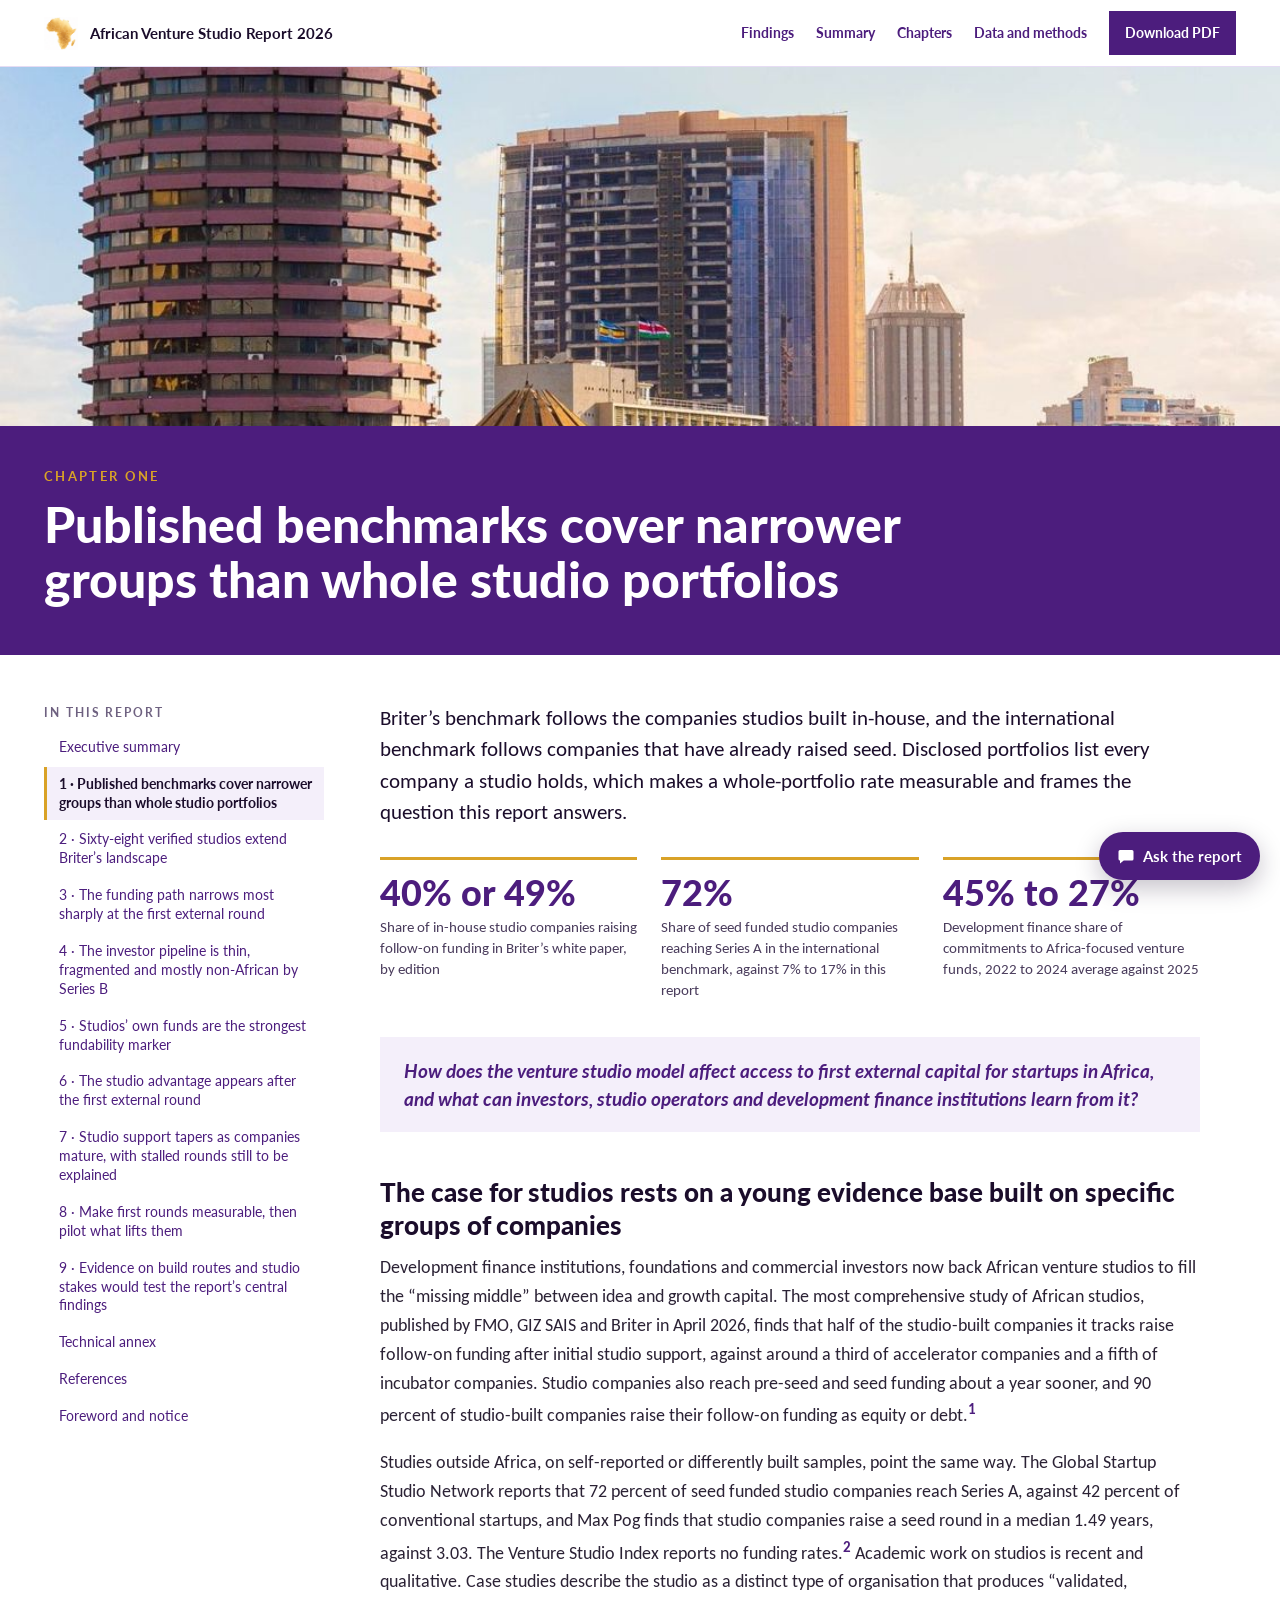
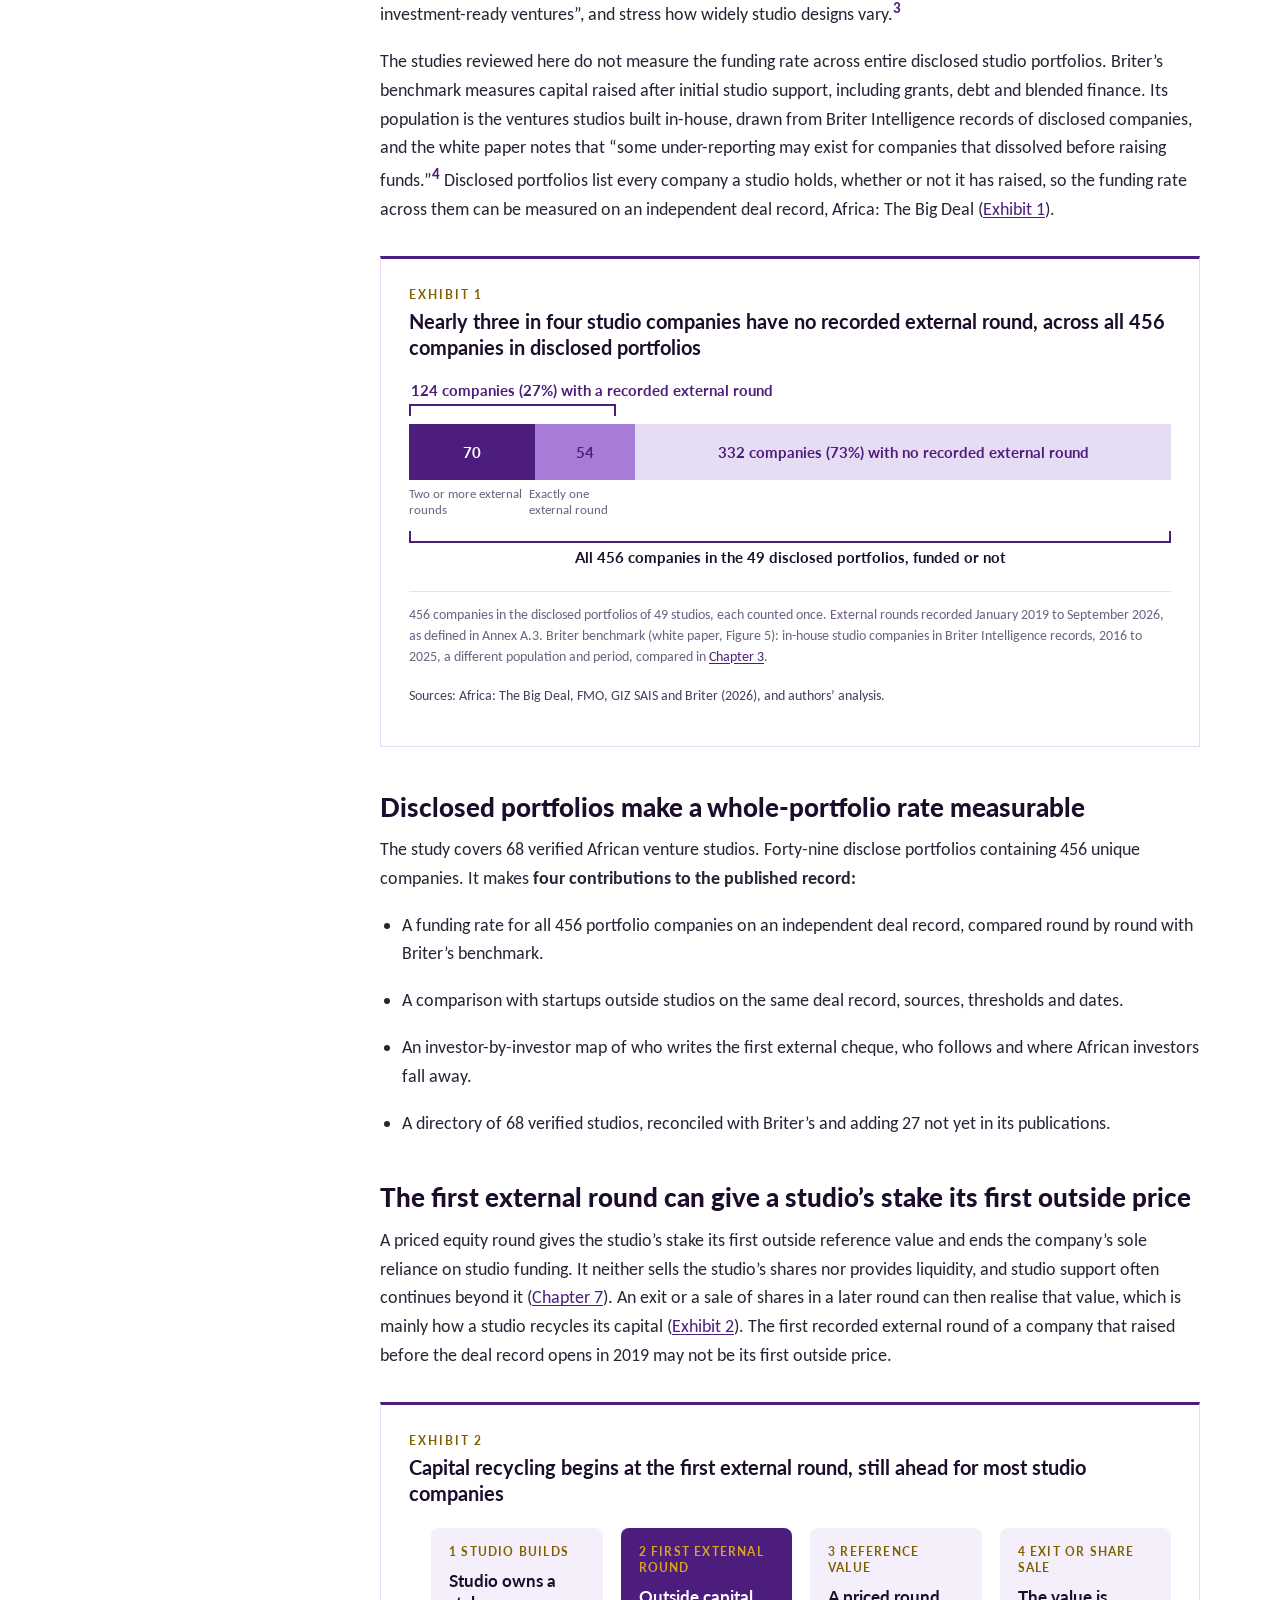
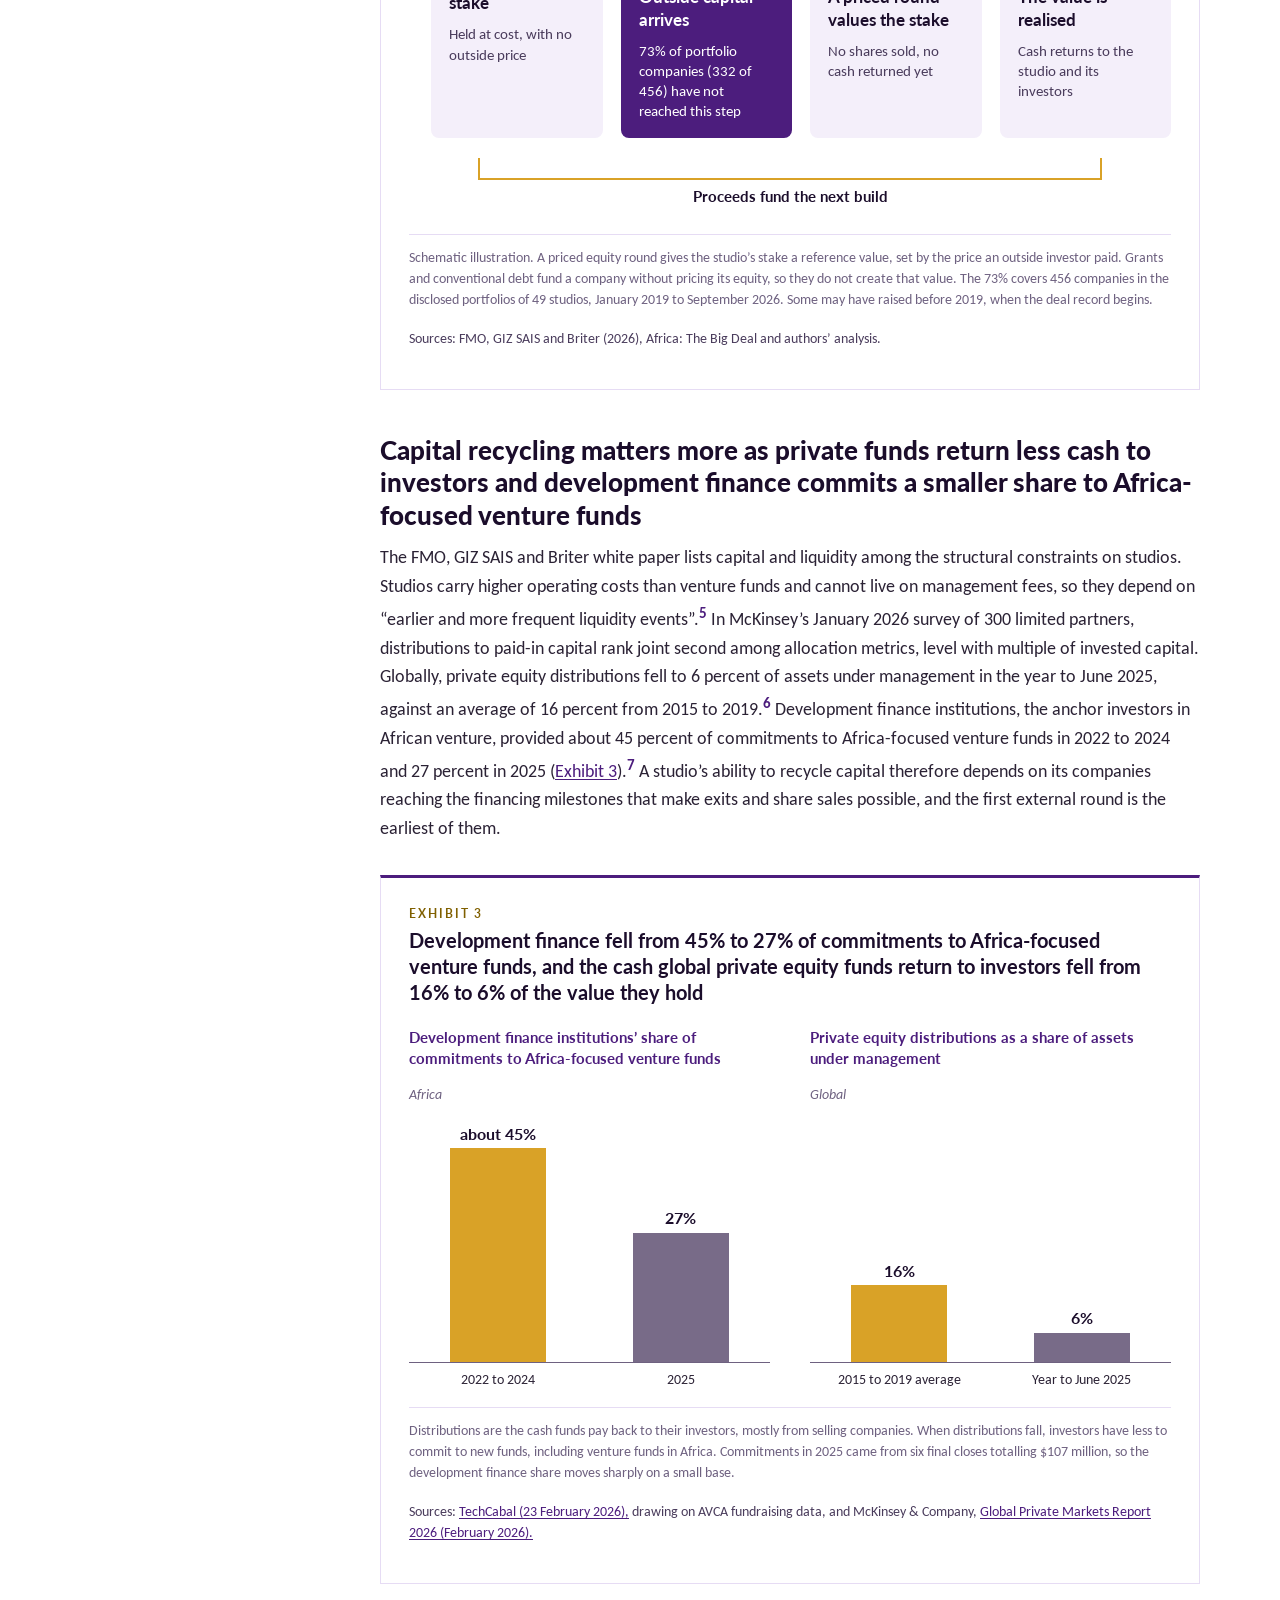
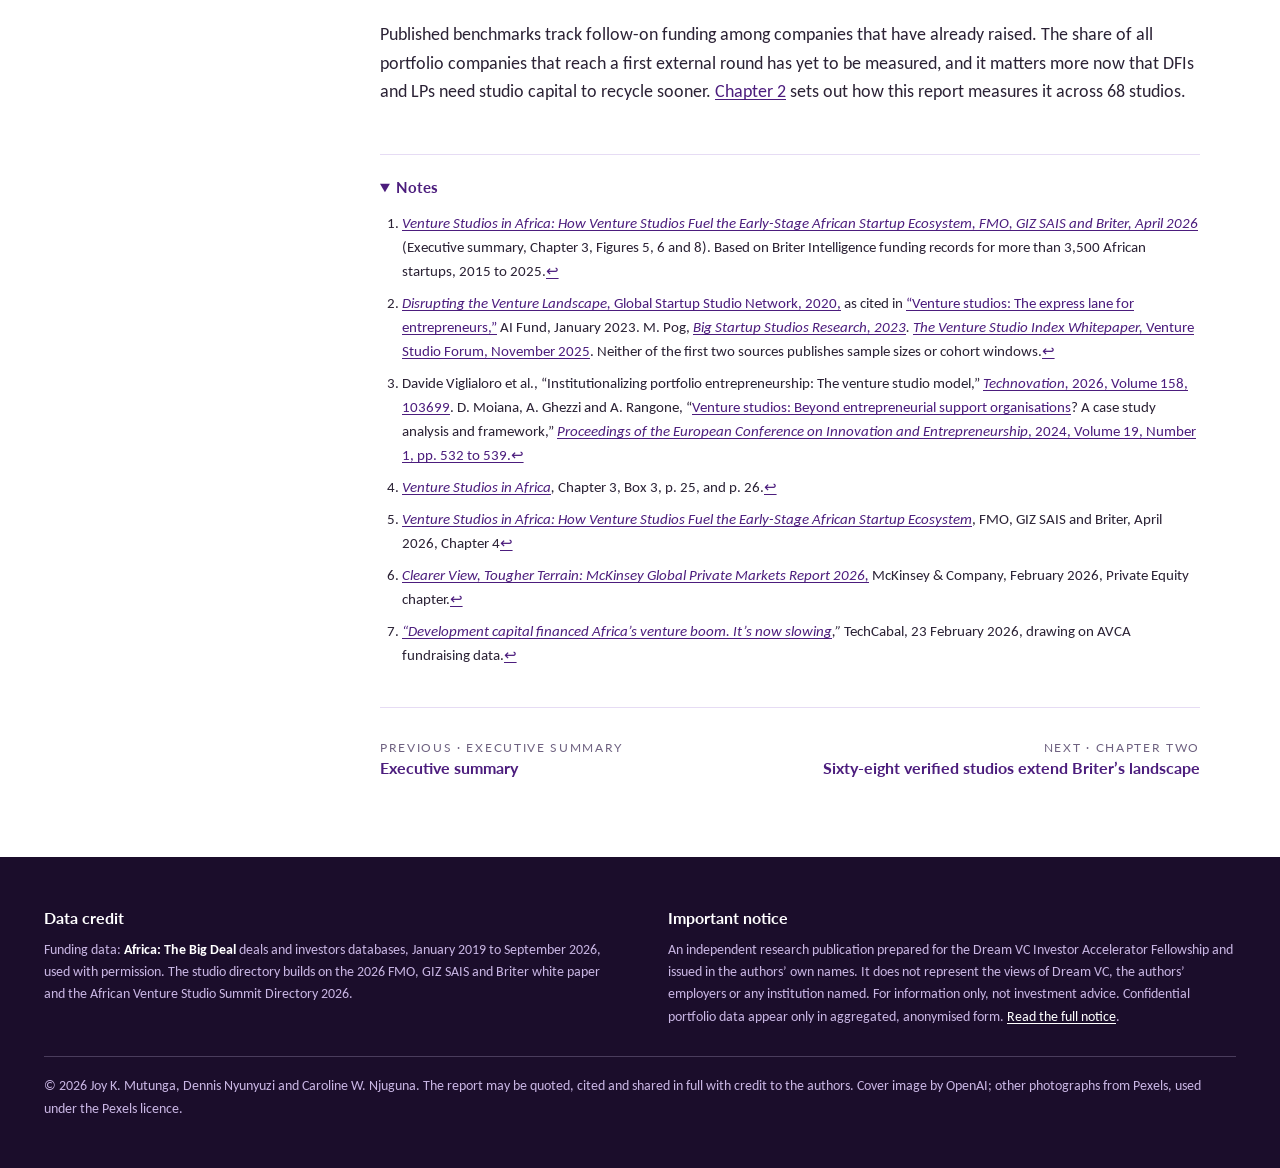
<file: chapter-1.html>
<!doctype html>
<html lang="en">
<head>
<meta charset="utf-8">
<meta name="viewport" content="width=device-width, initial-scale=1">
<title>Chapter One: Published benchmarks cover narrower groups than whole studio portfolios | African Venture Studio Report 2026</title>
<meta name="description" content="Chapter One: why published benchmarks on African startup funding cover narrower groups than whole venture studio portfolios, and what that means.">
<link rel="canonical" href="https://african-venture-studio-report.github.io/chapter-1.html">
<meta property="og:title" content="Chapter One: Published benchmarks cover narrower groups than whole studio portfolios | African Venture Studio Report 2026">
<meta property="og:description" content="How many companies in African venture studio portfolios secure external investment, and who writes their first cheque? 68 studios, 456 portfolio companies, January 2019 to September 2026.">
<meta property="og:image" content="https://african-venture-studio-report.github.io/assets/img/cover.jpg?v=600bdccd">
<meta property="og:type" content="article">
<meta name="twitter:card" content="summary_large_image">
<meta name="author" content="Joy K. Mutunga, Dennis Nyunyuzi, Caroline W. Njuguna">
<meta name="citation_title" content="African Venture Studio Report 2026: The first external cheque">
<meta name="citation_author" content="Mutunga, Joy K.">
<meta name="citation_author" content="Nyunyuzi, Dennis">
<meta name="citation_author" content="Njuguna, Caroline W.">
<meta name="citation_publication_date" content="2026/11">
<meta name="citation_pdf_url" content="https://african-venture-studio-report.github.io/assets/African-Venture-Studio-Report-2026.pdf?v=266ba995">
<link rel="icon" href="assets/img/logo.png">
<link rel="preconnect" href="https://fonts.googleapis.com">
<link rel="preconnect" href="https://fonts.gstatic.com" crossorigin>
<link rel="stylesheet" href="https://fonts.googleapis.com/css2?family=Lato:wght@400;700;900&family=Carlito:ital,wght@0,400;0,700;1,400&display=swap">
<link rel="stylesheet" href="assets/css/site.css?v=ba65e637">
</head>
<body>
<a class="skip" href="#main">Skip to content</a>
<header class="site-head"><nav aria-label="Main">
<a class="brand" href="index.html"><img src="assets/img/logo.png" alt="African Venture Studio Report 2026 logo">African Venture Studio Report 2026</a>
<div class="nav-links"><a href="index.html#findings" class="hide-sm">Findings</a><a href="executive-summary.html">Summary</a><a href="index.html#chapters">Chapters</a><a href="annex.html" class="hide-sm">Data and methods</a><a href="assets/African-Venture-Studio-Report-2026.pdf?v=266ba995" class="btn-p" download><span class="hide-xs">Download </span>PDF</a>
<button class="menu-btn" type="button" aria-expanded="false" aria-controls="site-menu"><svg width="20" height="20" viewBox="0 0 24 24" aria-hidden="true"><path d="M3 6h18M3 12h18M3 18h18" stroke="currentColor" stroke-width="2.2" stroke-linecap="round"/></svg>Menu</button>
<div class="site-menu" id="site-menu" hidden>
<p class="eyebrow">The report</p>
<a href="index.html">Home</a><a href="executive-summary.html">Executive summary</a><a href="about.html">Foreword and notice</a>
<p class="eyebrow">Chapters</p>
<a href="chapter-1.html"><b>1</b>Published benchmarks cover narrower groups</a><a href="chapter-2.html"><b>2</b>Sixty-eight verified studios</a><a href="chapter-3.html"><b>3</b>The funding path narrows at the first round</a><a href="chapter-4.html"><b>4</b>The investor pipeline</a><a href="chapter-5.html"><b>5</b>Studios’ own funds</a><a href="chapter-6.html"><b>6</b>The studio advantage after the first round</a><a href="chapter-7.html"><b>7</b>Studio support tapers</a><a href="chapter-8.html"><b>8</b>Make first rounds measurable</a><a href="chapter-9.html"><b>9</b>Evidence still needed</a>
<p class="eyebrow">Reference</p>
<a href="annex.html">Technical annex: data and methods</a><a href="references.html">References</a>
</div>
</div>
</nav></header>
<main id="main"><section class="page-hero"><img src="assets/img/ch1.jpg" alt="Kenyatta International Convention Centre and the Nairobi skyline"><div class="wrap"><p class="eyebrow">Chapter One</p><h1>Published benchmarks cover narrower groups than whole studio portfolios</h1></div></section><div class="layout"><nav class="toc" aria-label="Report sections"><p class="eyebrow">In this report</p><a href="executive-summary.html">Executive summary</a><a href="chapter-1.html" aria-current="page">1 · Published benchmarks cover narrower groups than whole studio portfolios</a><a href="chapter-2.html">2 · Sixty-eight verified studios extend Briter’s landscape</a><a href="chapter-3.html">3 · The funding path narrows most sharply at the first external round</a><a href="chapter-4.html">4 · The investor pipeline is thin, fragmented and mostly non-African by Series B</a><a href="chapter-5.html">5 · Studios’ own funds are the strongest fundability marker</a><a href="chapter-6.html">6 · The studio advantage appears after the first external round</a><a href="chapter-7.html">7 · Studio support tapers as companies mature, with stalled rounds still to be explained</a><a href="chapter-8.html">8 · Make first rounds measurable, then pilot what lifts them</a><a href="chapter-9.html">9 · Evidence on build routes and studio stakes would test the report’s central findings</a><a href="annex.html">Technical annex</a><a href="references.html">References</a><a href="about.html">Foreword and notice</a></nav><article class="report"><p class="lede">Briter’s benchmark follows the companies studios built in-house, and the international benchmark follows companies that have already raised seed. Disclosed portfolios list every company a studio holds, which makes a whole-portfolio rate measurable and frames the question this report answers.</p>
<div class="stat-row"><div class="stat"><b>40% or 49%</b><span>Share of in-house studio companies raising follow-on funding in Briter’s white paper, by edition</span></div><div class="stat"><b>72%</b><span>Share of seed funded studio companies reaching Series A in the international benchmark, against 7% to 17% in this report</span></div><div class="stat"><b>45% to 27%</b><span>Development finance share of commitments to Africa-focused venture funds, 2022 to 2024 average against 2025</span></div></div>
<blockquote>
<p><em><strong>How does the venture studio model affect access to first external capital for startups in Africa, and what can investors, studio operators and development finance institutions learn from it?</strong></em></p>
</blockquote>
<h2 id="the-case-for-studios-rests-on-a-young-evidence-base-built-on">The case for studios rests on a young evidence base built on specific groups of companies</h2>
<p>Development finance institutions, foundations and commercial investors now back African venture studios to fill the “missing middle” between idea and growth capital. The most comprehensive study of African studios, published by FMO, GIZ SAIS and Briter in April 2026, finds that half of the studio-built companies it tracks raise follow-on funding after initial studio support, against around a third of accelerator companies and a fifth of incubator companies. Studio companies also reach pre-seed and seed funding about a year sooner, and 90 percent of studio-built companies raise their follow-on funding as equity or debt.<a class="footnote-ref" href="#fn1" id="fnref1" role="doc-noteref"><sup>1</sup></a></p>
<p>Studies outside Africa, on self-reported or differently built samples, point the same way. The Global Startup Studio Network reports that 72 percent of seed funded studio companies reach Series A, against 42 percent of conventional startups, and Max Pog finds that studio companies raise a seed round in a median 1.49 years, against 3.03. The Venture Studio Index reports no funding rates.<a class="footnote-ref" href="#fn2" id="fnref2" role="doc-noteref"><sup>2</sup></a> Academic work on studios is recent and qualitative. Case studies describe the studio as a distinct type of organisation that produces “validated, investment-ready ventures”, and stress how widely studio designs vary.<a class="footnote-ref" href="#fn3" id="fnref3" role="doc-noteref"><sup>3</sup></a></p>
<p>The studies reviewed here do not measure the funding rate across entire disclosed studio portfolios. Briter’s benchmark measures capital raised after initial studio support, including grants, debt and blended finance. Its population is the ventures studios built in-house, drawn from Briter Intelligence records of disclosed companies, and the white paper notes that “some under-reporting may exist for companies that dissolved before raising funds.”<a class="footnote-ref" href="#fn4" id="fnref4" role="doc-noteref"><sup>4</sup></a> Disclosed portfolios list every company a studio holds, whether or not it has raised, so the funding rate across them can be measured on an independent deal record, Africa: The Big Deal (<a href="#exhibit-1">Exhibit 1</a>).</p>
<figure class="exhibit" id="exhibit-1" data-ex="1"><figcaption class="ex-cap"><span class="ex-num"><a href="#exhibit-1">Exhibit 1</a></span><span class="ex-title"><strong>Nearly three in four studio companies have no recorded external round, across all 456 companies in disclosed portfolios</strong></span></figcaption><div class="ex-chart"></div><div class="ex-notes"><p class="">456 companies in the disclosed portfolios of 49 studios, each counted once. External rounds recorded January 2019 to September 2026, as defined in Annex A.3. Briter benchmark (white paper, Figure 5): in-house studio companies in Briter Intelligence records, 2016 to 2025, a different population and period, compared in <a href="chapter-3.html">Chapter 3</a>.</p><p class="src">Sources: Africa: The Big Deal, FMO, GIZ SAIS and Briter (2026), and authors’ analysis.</p></div></figure>
<h2 id="disclosed-portfolios-make-a-whole-portfolio-rate-measurable">Disclosed portfolios make a whole-portfolio rate measurable</h2>
<p>The study covers 68 verified African venture studios. Forty-nine disclose portfolios containing 456 unique companies. It makes <strong>four contributions to the published record:</strong></p>
<ul>
<li><p>A funding rate for all 456 portfolio companies on an independent deal record, compared round by round with Briter’s benchmark.</p></li>
<li><p>A comparison with startups outside studios on the same deal record, sources, thresholds and dates.</p></li>
<li><p>An investor-by-investor map of who writes the first external cheque, who follows and where African investors fall away.</p></li>
<li><p>A directory of 68 verified studios, reconciled with Briter’s and adding 27 not yet in its publications.</p></li>
</ul>
<h2 id="the-first-external-round-can-give-a-studio-s-stake-its-first">The first external round can give a studio’s stake its first outside price</h2>
<p>A priced equity round gives the studio’s stake its first outside reference value and ends the company’s sole reliance on studio funding. It neither sells the studio’s shares nor provides liquidity, and studio support often continues beyond it (<a href="chapter-7.html">Chapter 7</a>). An exit or a sale of shares in a later round can then realise that value, which is mainly how a studio recycles its capital (<a href="#exhibit-2">Exhibit 2</a>). The first recorded external round of a company that raised before the deal record opens in 2019 may not be its first outside price.</p>
<figure class="exhibit" id="exhibit-2" data-ex="2"><figcaption class="ex-cap"><span class="ex-num"><a href="#exhibit-2">Exhibit 2</a></span><span class="ex-title"><strong>Capital recycling begins at the first external round, still ahead for most studio companies</strong></span></figcaption><div class="ex-chart"></div><div class="ex-notes"><p class="">Schematic illustration. A priced equity round gives the studio’s stake a reference value, set by the price an outside investor paid. Grants and conventional debt fund a company without pricing its equity, so they do not create that value. The 73% covers 456 companies in the disclosed portfolios of 49 studios, January 2019 to September 2026. Some may have raised before 2019, when the deal record begins.</p><p class="src">Sources: FMO, GIZ SAIS and Briter (2026), Africa: The Big Deal and authors’ analysis.</p></div></figure>
<h2 id="capital-recycling-matters-more-as-private-funds-return-less-">Capital recycling matters more as private funds return less cash to investors and development finance commits a smaller share to Africa-focused venture funds</h2>
<p>The FMO, GIZ SAIS and Briter white paper lists capital and liquidity among the structural constraints on studios. Studios carry higher operating costs than venture funds and cannot live on management fees, so they depend on “earlier and more frequent liquidity events”.<a class="footnote-ref" href="#fn5" id="fnref5" role="doc-noteref"><sup>5</sup></a> In McKinsey’s January 2026 survey of 300 limited partners, distributions to paid-in capital rank joint second among allocation metrics, level with multiple of invested capital. Globally, private equity distributions fell to 6 percent of assets under management in the year to June 2025, against an average of 16 percent from 2015 to 2019.<a class="footnote-ref" href="#fn6" id="fnref6" role="doc-noteref"><sup>6</sup></a> Development finance institutions, the anchor investors in African venture, provided about 45 percent of commitments to Africa-focused venture funds in 2022 to 2024 and 27 percent in 2025 (<a href="#exhibit-3">Exhibit 3</a>).<a class="footnote-ref" href="#fn7" id="fnref7" role="doc-noteref"><sup>7</sup></a> A studio’s ability to recycle capital therefore depends on its companies reaching the financing milestones that make exits and share sales possible, and the first external round is the earliest of them.</p>
<figure class="exhibit" id="exhibit-3" data-ex="3"><figcaption class="ex-cap"><span class="ex-num"><a href="#exhibit-3">Exhibit 3</a></span><span class="ex-title"><strong>Development finance fell from 45% to 27% of commitments to Africa-focused venture funds, and the cash global private equity funds return to investors fell from 16% to 6% of the value they hold</strong></span></figcaption><div class="ex-chart"></div><div class="ex-notes"><p class="">Distributions are the cash funds pay back to their investors, mostly from selling companies. When distributions fall, investors have less to commit to new funds, including venture funds in Africa. Commitments in 2025 came from six final closes totalling $107 million, so the development finance share moves sharply on a small base.</p><p class="src">Sources: <a href="https://techcabal.com/2026/02/23/development-capital-financed-africas-venture-boom-its-now-slowing/" rel="noopener">TechCabal (23 February 2026),</a> drawing on AVCA fundraising data, and McKinsey &amp; Company, <a href="https://www.mckinsey.com/industries/private-capital/our-insights/global-private-markets-report/private-equity" rel="noopener">Global Private Markets Report 2026 (February 2026).</a></p></div></figure>
<p>Published benchmarks track follow-on funding among companies that have already raised. The share of all portfolio companies that reach a first external round has yet to be measured, and it matters more now that DFIs and LPs need studio capital to recycle sooner. <a href="chapter-2.html">Chapter 2</a> sets out how this report measures it across 68 studios.</p><details class="notes" open><summary>Notes</summary><ol><li id="fn1" value="1"><p><a href="https://www.fmo.nl/l/en/library/download/urn:uuid:3095af53-2474-4ca9-a676-87cc03590879/202608-white+paper-venture+studios+in+africa.pdf" rel="noopener"><em>Venture Studios in Africa: How Venture Studios Fuel the Early-Stage African Startup Ecosystem, FMO, GIZ SAIS and Briter, April 2026</em></a> (Executive summary, Chapter 3, Figures 5, 6 and 8). Based on Briter Intelligence funding records for more than 3,500 African startups, 2015 to 2025.<a class="footnote-back" href="#fnref1" role="doc-backlink">↩︎</a></p></li><li id="fn2" value="2"><p><a href="https://www.gssn.co/" rel="noopener"><em>Disrupting the Venture Landscape,</em> Global Startup Studio Network, 2020,</a> as cited in <a href="https://aifund.ai/insights-venture-studios-the-express-lane-for-entrepreneurs-to-build-successful-startups/" rel="noopener">“Venture studios: The express lane for entrepreneurs,”</a> AI Fund, January 2023. M. Pog, <em><a href="https://inniches.com/startup-studios-research" rel="noopener">Big Startup Studios Research, 2023</a>.</em> <a href="https://newsletter.venturestudioforum.org/p/the-venture-studio-index-whitepaper" rel="noopener"><em>The Venture Studio Index Whitepaper,</em> Venture Studio Forum, November 2025</a>. Neither of the first two sources publishes sample sizes or cohort windows.<a class="footnote-back" href="#fnref2" role="doc-backlink">↩︎</a></p></li><li id="fn3" value="3"><p>Davide Viglialoro et al., “Institutionalizing portfolio entrepreneurship: The venture studio model,” <a href="https://www.researchgate.net/publication/414024089_Institutionalizing_portfolio_entrepreneurship_the_Venture_Studio_model" rel="noopener"><em>Technovation,</em> 2026, Volume 158, 103699</a>. D. Moiana, A. Ghezzi and A. Rangone, “<a href="https://papers.academic-conferences.org/index.php/ecie/article/view/2873" rel="noopener">Venture studios: Beyond entrepreneurial support organisations</a>? A case study analysis and framework,” <a href="https://www.researchgate.net/publication/384286586_Venture_Studios_Beyond_Entrepreneurial_Support_Organisations_A_Case_Study_Analysis_and_Framework" rel="noopener"><em>Proceedings of the European Conference on Innovation and Entrepreneurship</em>, 2024, Volume 19, Number 1, pp. 532 to 539.</a><a class="footnote-back" href="#fnref3" role="doc-backlink">↩︎</a></p></li><li id="fn4" value="4"><p><em><a href="https://www.fmo.nl/l/en/library/download/urn:uuid:3095af53-2474-4ca9-a676-87cc03590879/202608-white+paper-venture+studios+in+africa.pdf" rel="noopener">Venture Studios in Africa</a>,</em> Chapter 3, Box 3, p. 25, and p. 26.<a class="footnote-back" href="#fnref4" role="doc-backlink">↩︎</a></p></li><li id="fn5" value="5"><p><a href="https://www.fmo.nl/l/en/library/download/urn:uuid:3095af53-2474-4ca9-a676-87cc03590879/202608-white+paper-venture+studios+in+africa.pdf" rel="noopener"><em>Venture Studios in Africa: How Venture Studios Fuel the Early-Stage African Startup Ecosystem</em></a>, FMO, GIZ SAIS and Briter, April 2026, Chapter 4<a class="footnote-back" href="#fnref5" role="doc-backlink">↩︎</a></p></li><li id="fn6" value="6"><p><a href="https://www.mckinsey.com/~/media/mckinsey/industries/private%20equity%20and%20principal%20investors/our%20insights/mckinseys%20global%20private%20markets%20report/2026/global-private-markets-report-2026-full-report.pdf" rel="noopener"><em>Clearer View, Tougher Terrain: McKinsey Global Private Markets Report 2026,</em></a> McKinsey &amp; Company, February 2026, Private Equity chapter.<a class="footnote-back" href="#fnref6" role="doc-backlink">↩︎</a></p></li><li id="fn7" value="7"><p><em><a href="https://techcabal.com/2026/02/23/development-capital-financed-africas-venture-boom-its-now-slowing/" rel="noopener">“Development capital financed Africa’s venture boom. It’s now slowing</a>,”</em> TechCabal, 23 February 2026, drawing on AVCA fundraising data.<a class="footnote-back" href="#fnref7" role="doc-backlink">↩︎</a></p></li></ol></details><nav class="pager" aria-label="Previous and next"><a href="executive-summary.html"><span class="sub">Previous · Executive summary</span><b>Executive summary</b></a><a class="next" href="chapter-2.html"><span class="sub">Next · Chapter Two</span><b>Sixty-eight verified studios extend Briter’s landscape</b></a></nav></article></div></main><footer class="site-foot"><div class="wrap">
<div class="col"><b>Data credit</b><span>Funding data: <strong>Africa: The Big Deal</strong> deals and investors databases, January 2019 to September 2026, used with permission. The studio directory builds on the 2026 FMO, GIZ SAIS and Briter white paper and the African Venture Studio Summit Directory 2026.</span></div>
<div class="col"><b>Important notice</b><span>An independent research publication prepared for the Dream VC Investor Accelerator Fellowship and issued in the authors’ own names. It does not represent the views of Dream VC, the authors’ employers or any institution named. For information only, not investment advice. Confidential portfolio data appear only in aggregated, anonymised form. <a href="about.html#important-notice">Read the full notice</a>.</span></div>
<div class="legal">© 2026 Joy K. Mutunga, Dennis Nyunyuzi and Caroline W. Njuguna. The report may be quoted, cited and shared in full with credit to the authors. Cover image by OpenAI; other photographs from Pexels, used under the Pexels licence.</div>
</div></footer>
<script src="assets/js/exhibits.js?v=3a9eb7a3"></script>
<script src="assets/js/charts.js?v=babb75bc"></script>
<script src="assets/js/site.js?v=0302a145"></script>
<script src="assets/js/chat.js?v=63d55d04" data-endpoint="https://avsr-chat.kathure16.workers.dev/"></script>
</body>
</html>
</file>
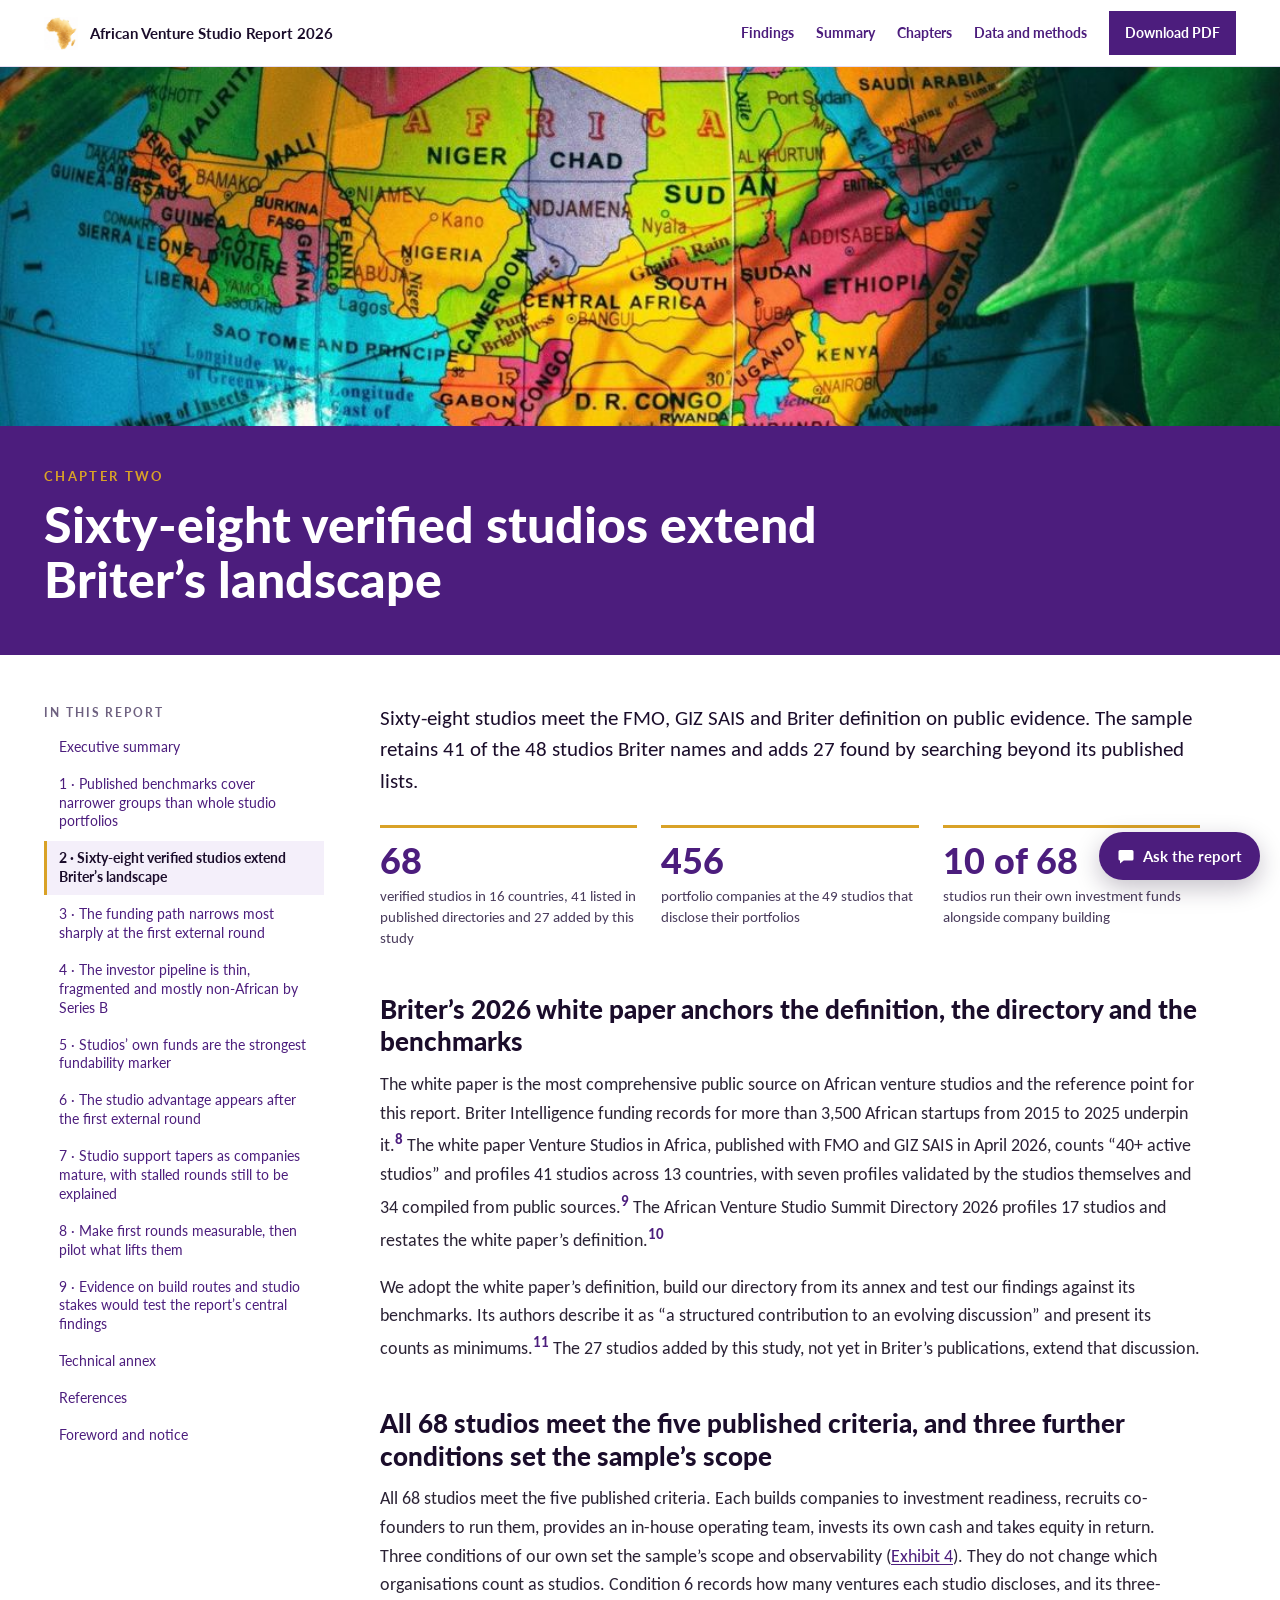
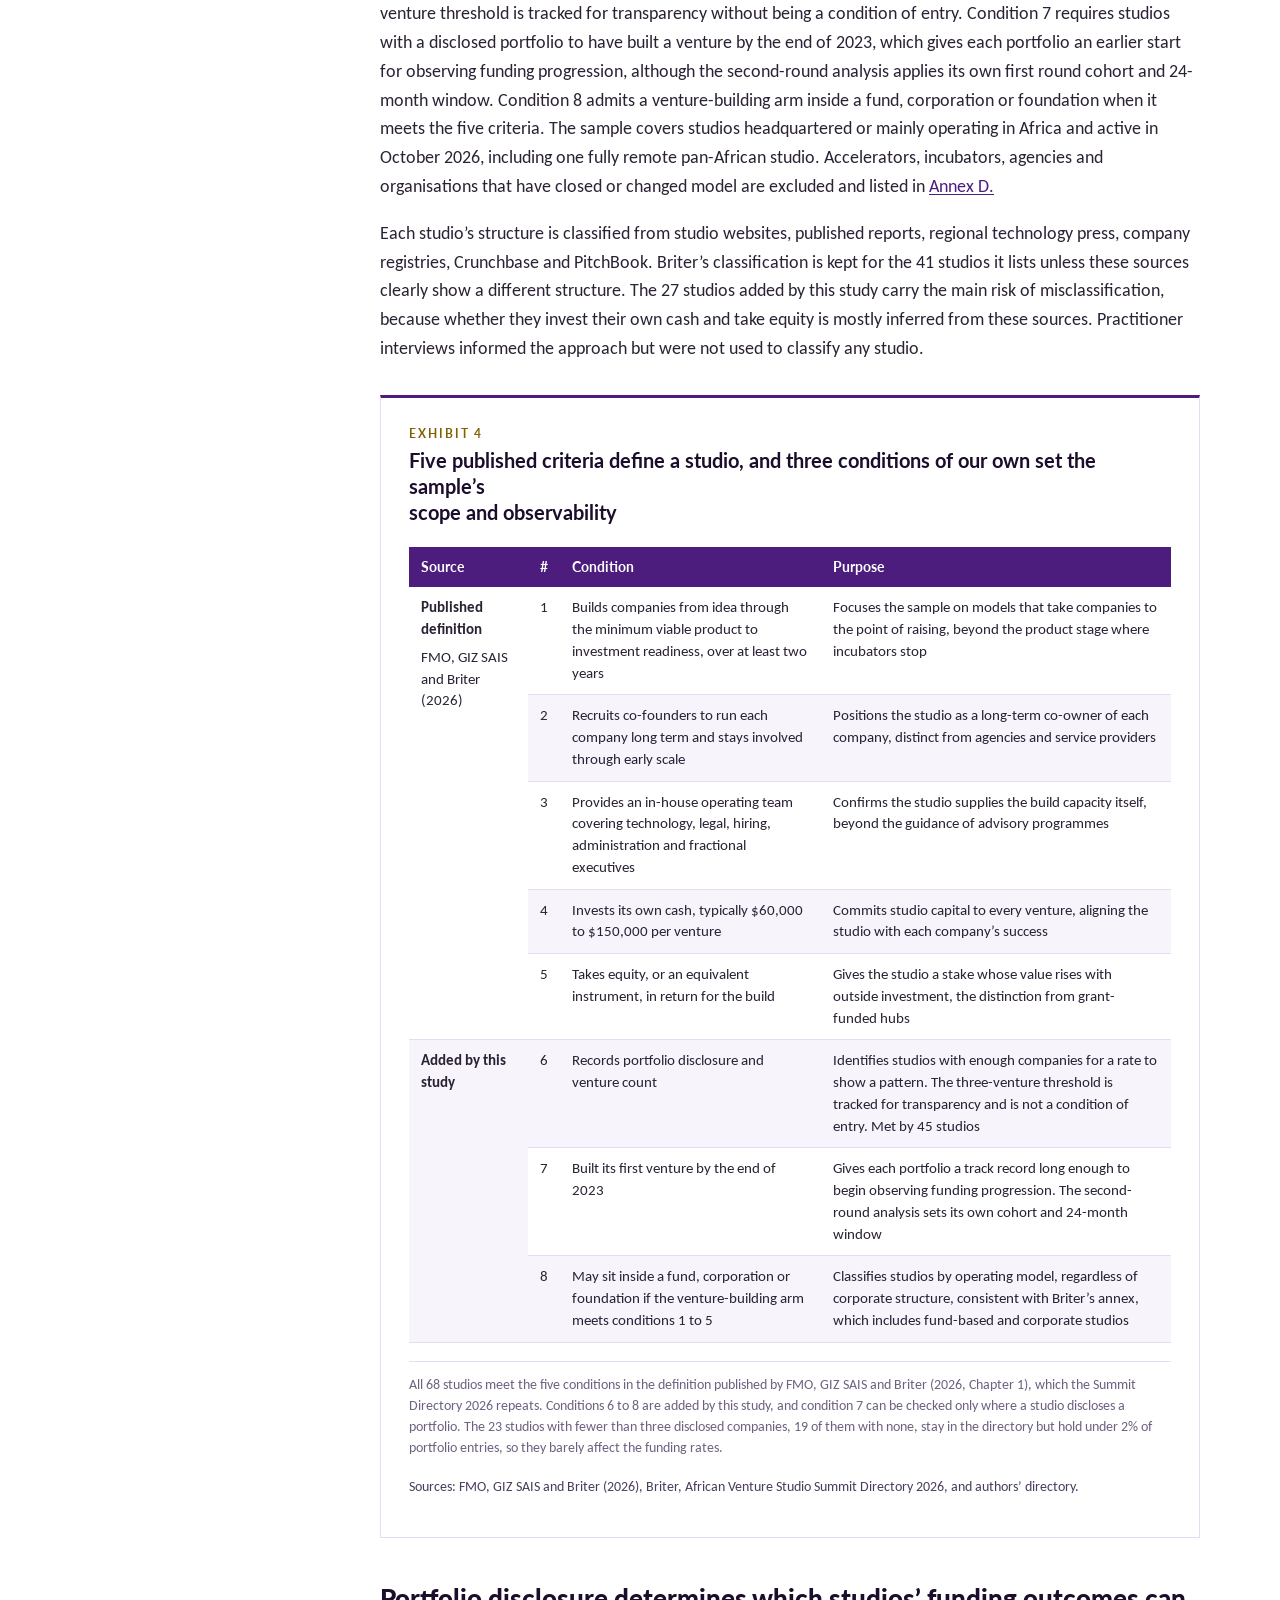
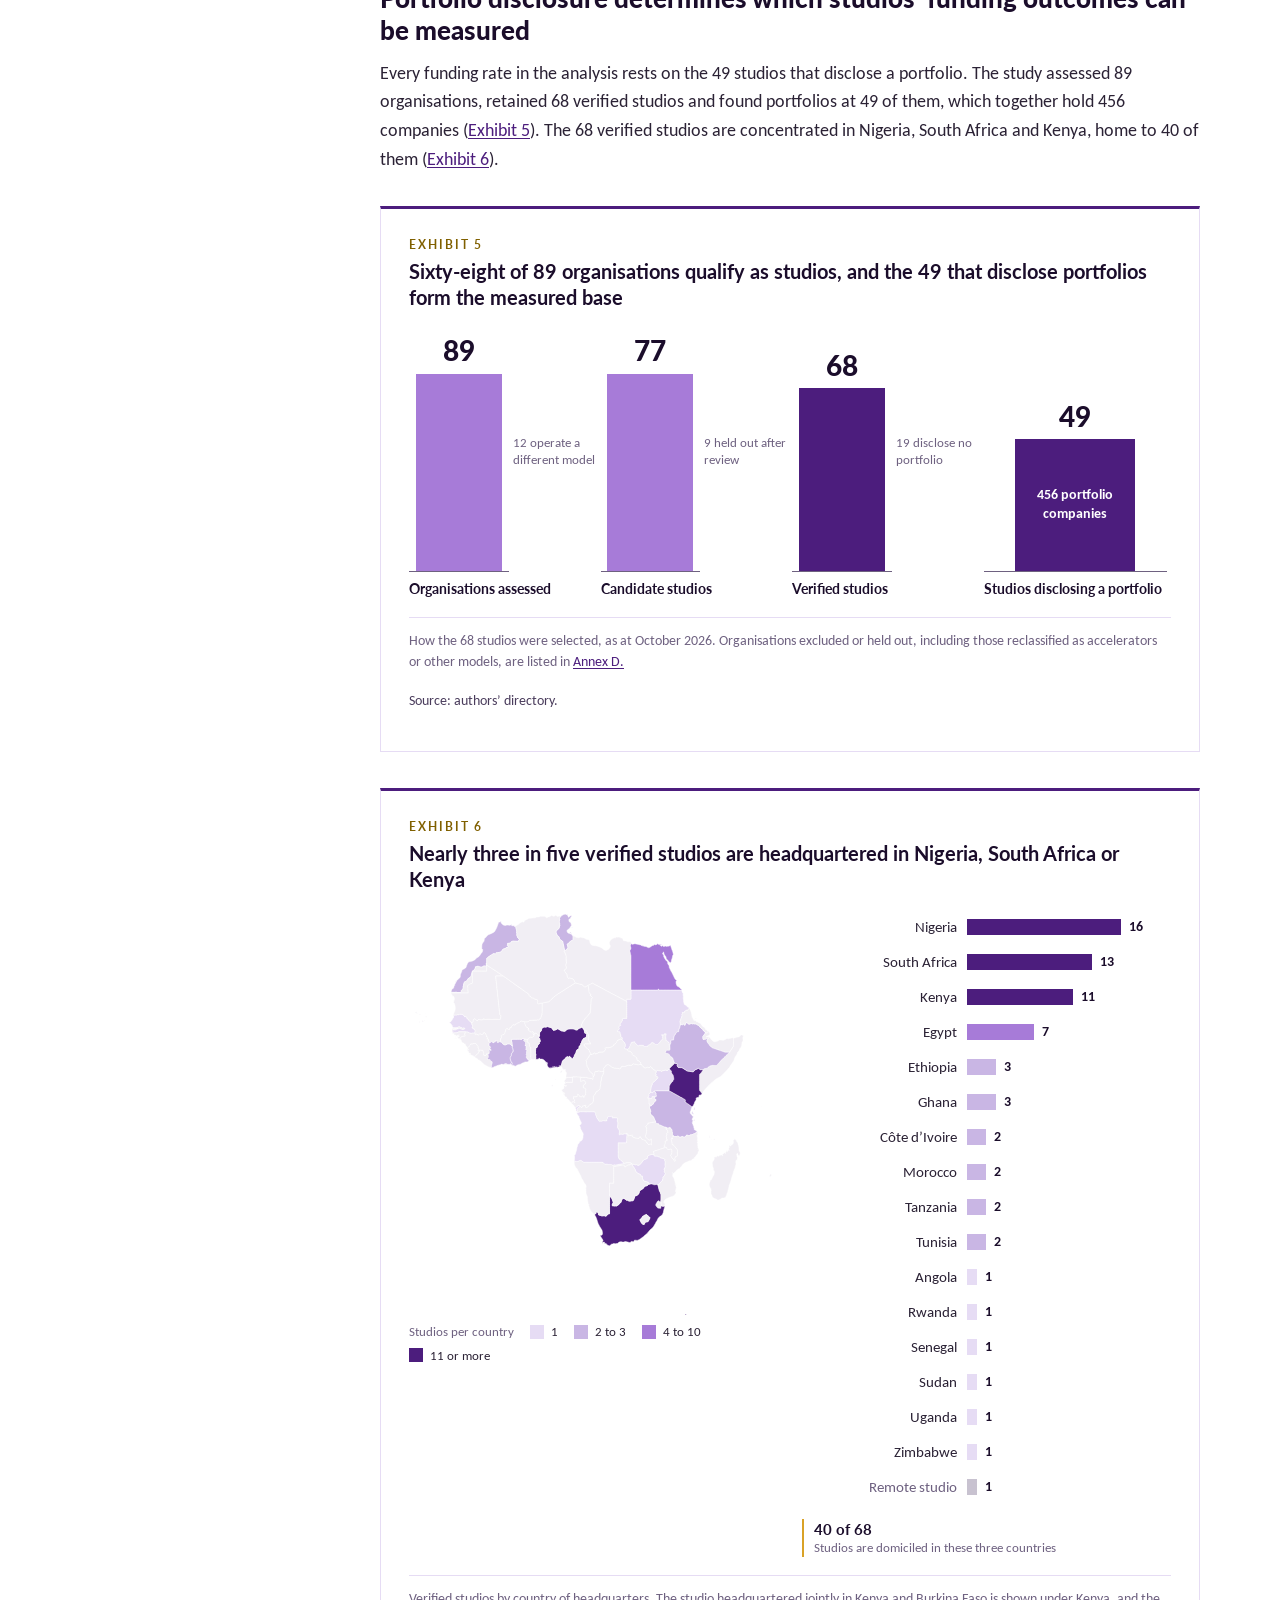
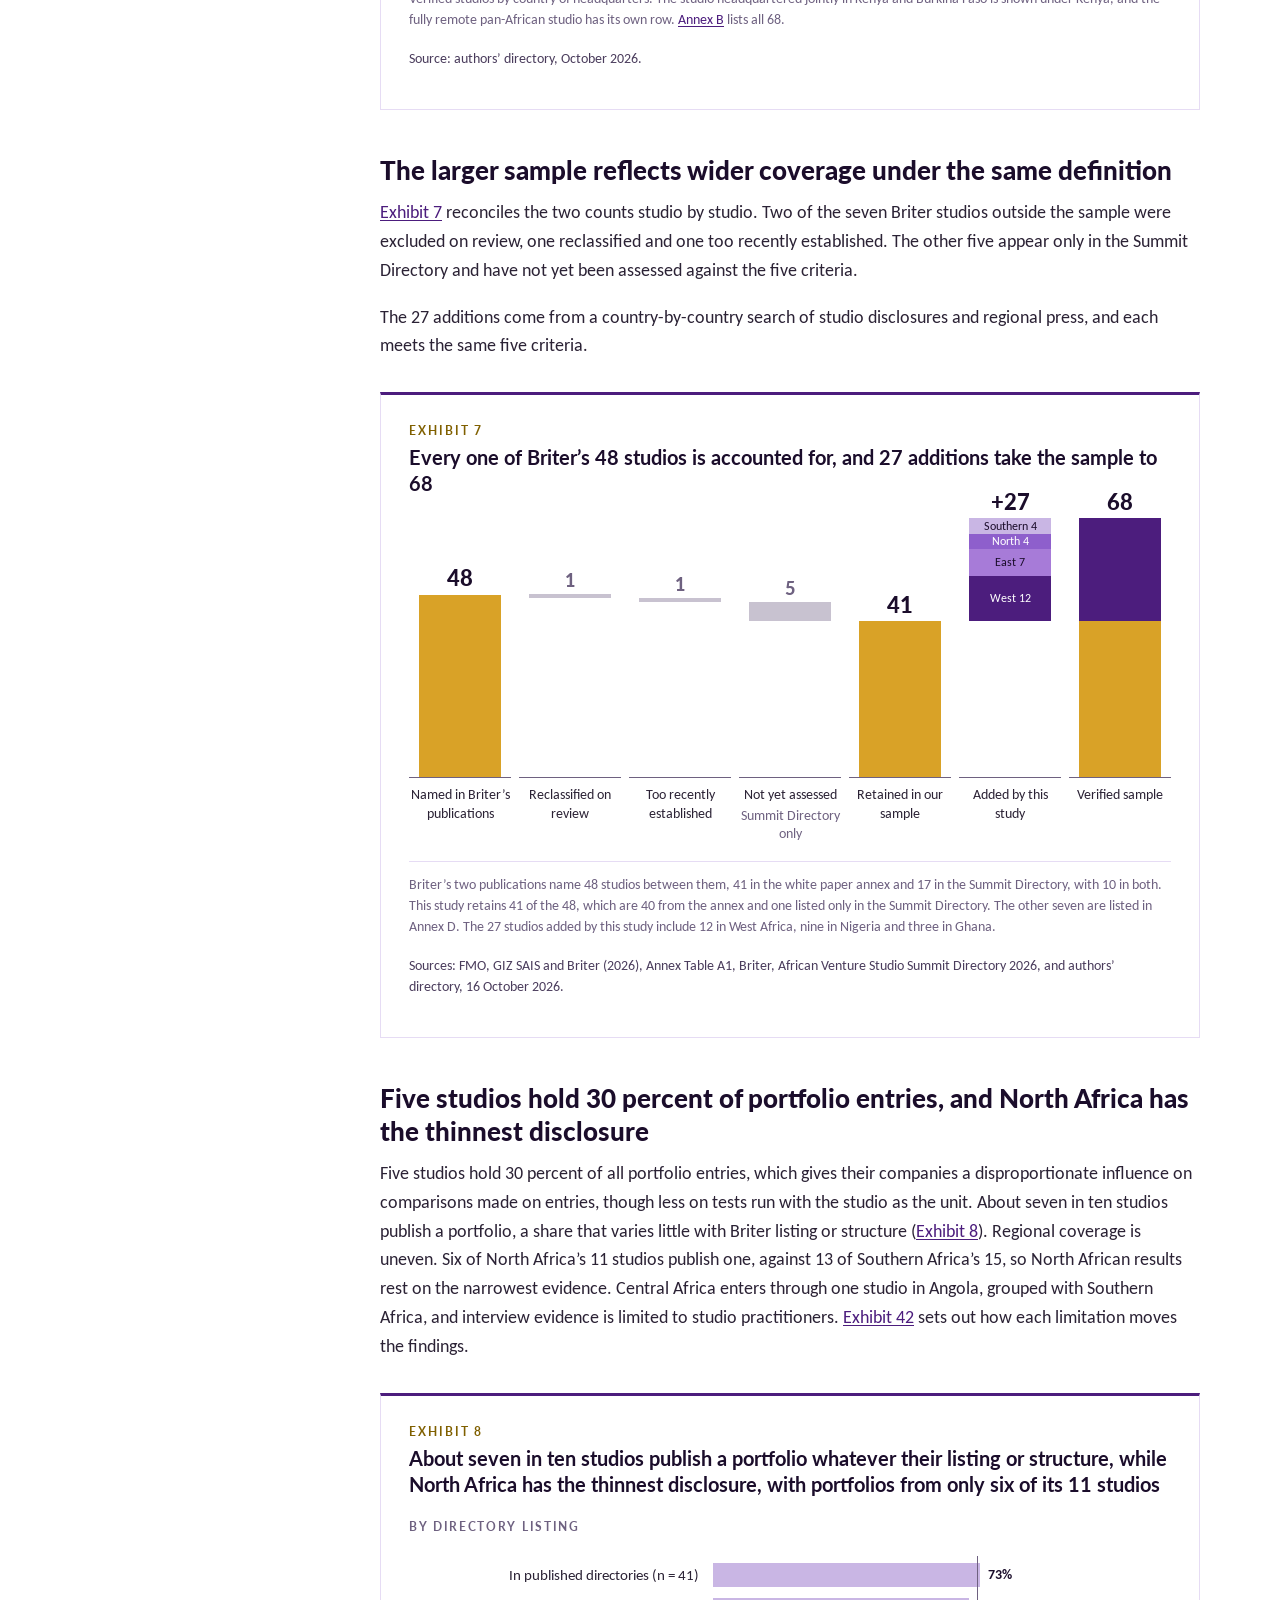
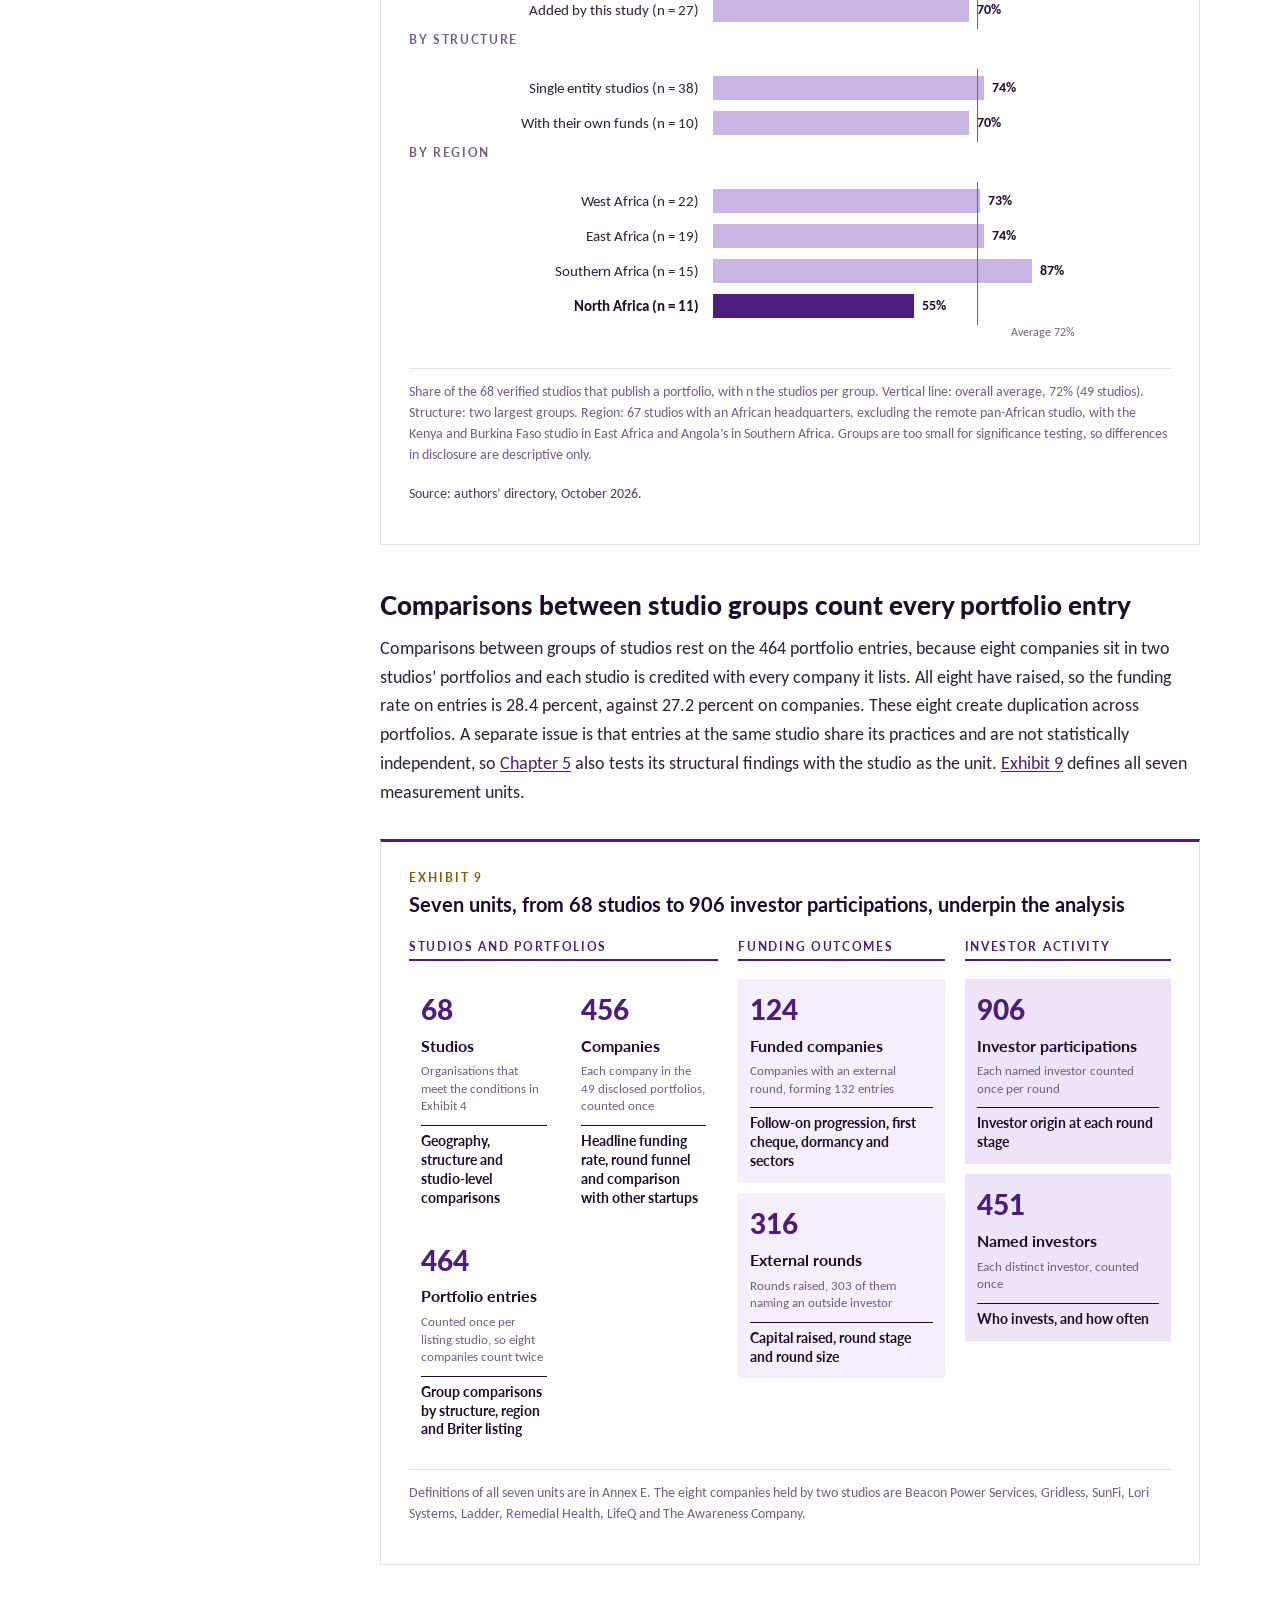
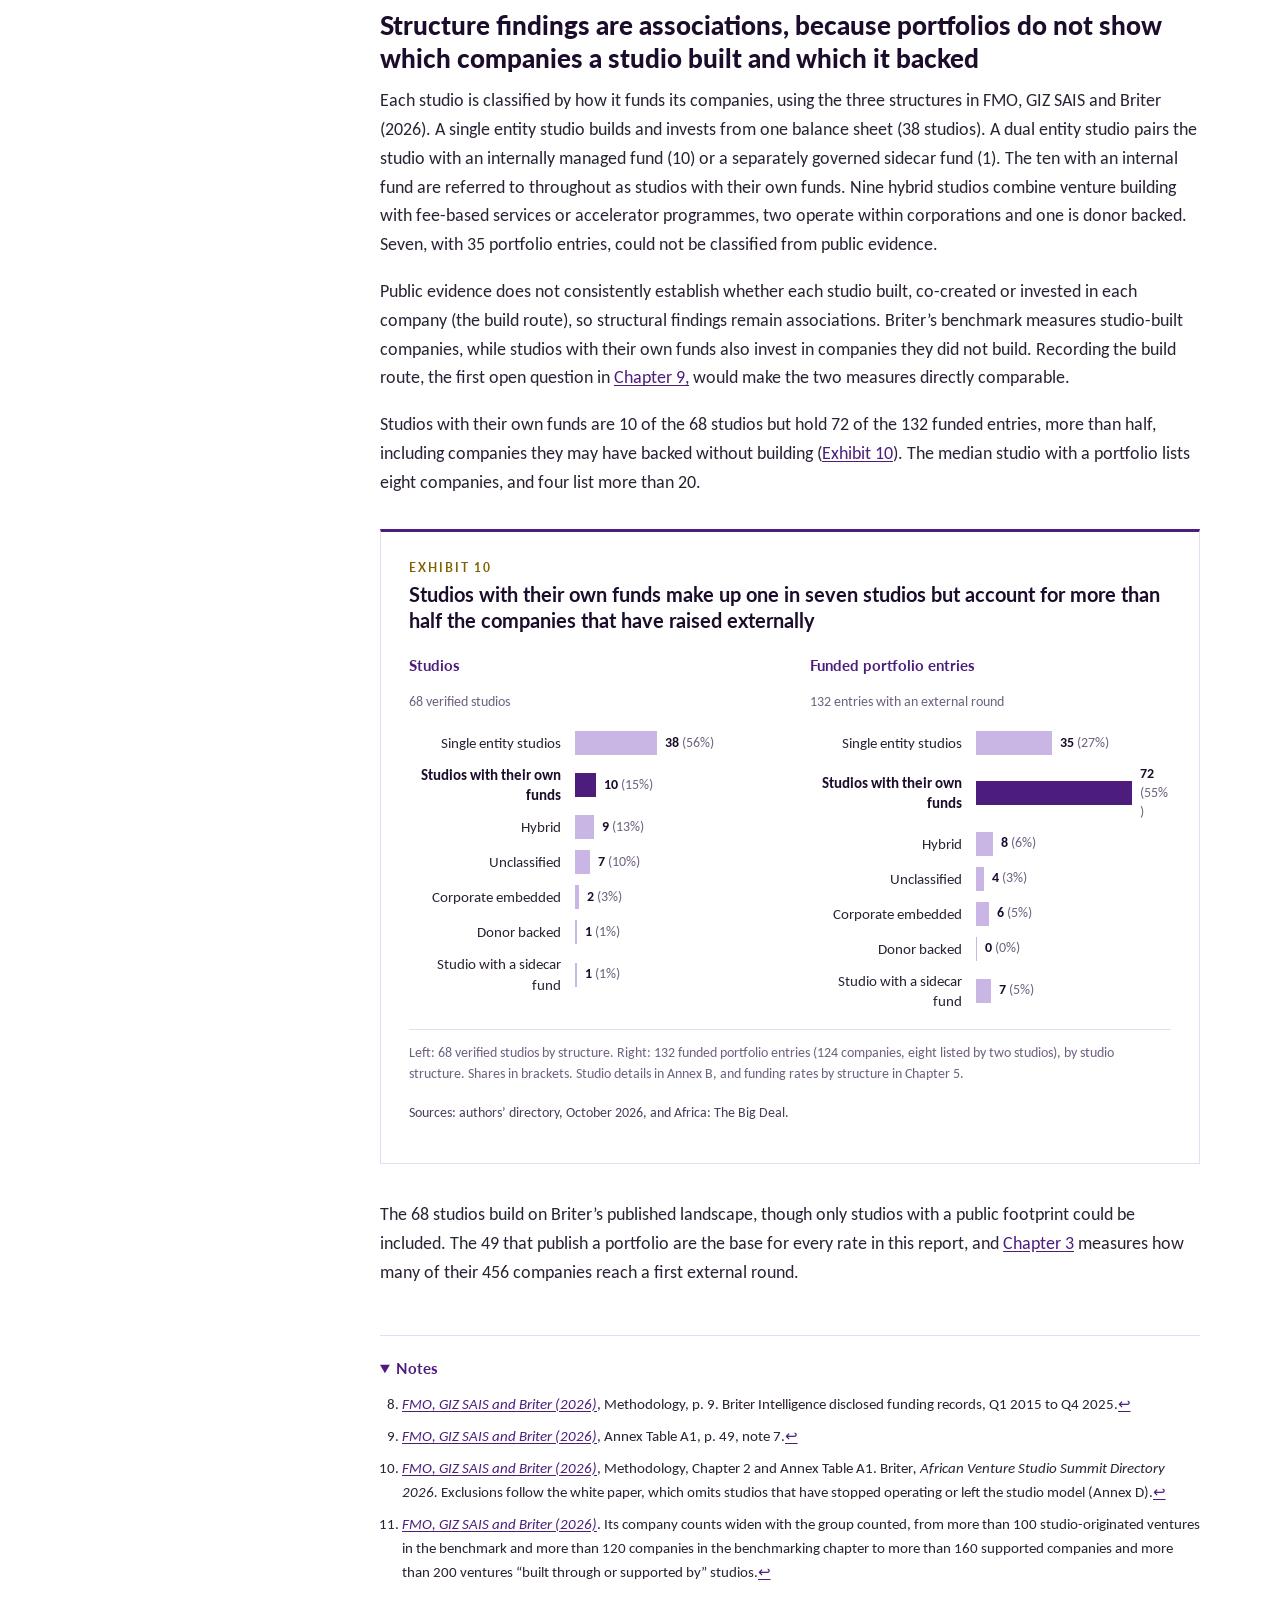
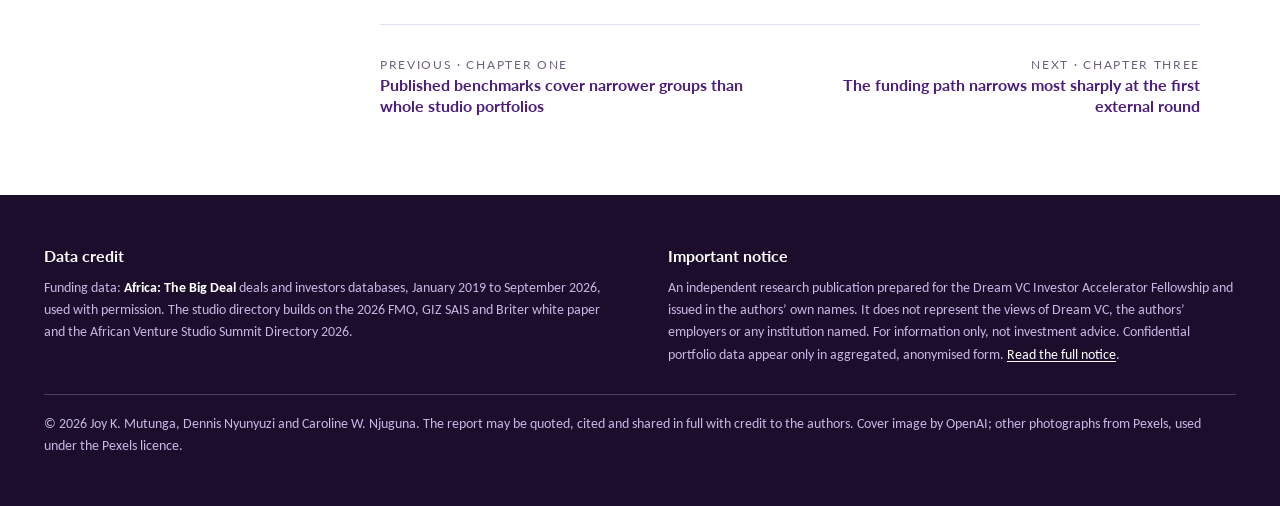
<file: chapter-2.html>
<!doctype html>
<html lang="en">
<head>
<meta charset="utf-8">
<meta name="viewport" content="width=device-width, initial-scale=1">
<title>Chapter Two: Sixty-eight verified studios extend Briter’s landscape | African Venture Studio Report 2026</title>
<meta name="description" content="Chapter Two: the 68 verified venture studios in Africa covered by the report, where they operate and how the landscape was mapped.">
<link rel="canonical" href="https://african-venture-studio-report.github.io/chapter-2.html">
<meta property="og:title" content="Chapter Two: Sixty-eight verified studios extend Briter’s landscape | African Venture Studio Report 2026">
<meta property="og:description" content="How many companies in African venture studio portfolios secure external investment, and who writes their first cheque? 68 studios, 456 portfolio companies, January 2019 to September 2026.">
<meta property="og:image" content="https://african-venture-studio-report.github.io/assets/img/cover.jpg?v=600bdccd">
<meta property="og:type" content="article">
<meta name="twitter:card" content="summary_large_image">
<meta name="author" content="Joy K. Mutunga, Dennis Nyunyuzi, Caroline W. Njuguna">
<meta name="citation_title" content="African Venture Studio Report 2026: The first external cheque">
<meta name="citation_author" content="Mutunga, Joy K.">
<meta name="citation_author" content="Nyunyuzi, Dennis">
<meta name="citation_author" content="Njuguna, Caroline W.">
<meta name="citation_publication_date" content="2026/11">
<meta name="citation_pdf_url" content="https://african-venture-studio-report.github.io/assets/African-Venture-Studio-Report-2026.pdf?v=266ba995">
<link rel="icon" href="assets/img/logo.png">
<link rel="preconnect" href="https://fonts.googleapis.com">
<link rel="preconnect" href="https://fonts.gstatic.com" crossorigin>
<link rel="stylesheet" href="https://fonts.googleapis.com/css2?family=Lato:wght@400;700;900&family=Carlito:ital,wght@0,400;0,700;1,400&display=swap">
<link rel="stylesheet" href="assets/css/site.css?v=ba65e637">
</head>
<body>
<a class="skip" href="#main">Skip to content</a>
<header class="site-head"><nav aria-label="Main">
<a class="brand" href="index.html"><img src="assets/img/logo.png" alt="African Venture Studio Report 2026 logo">African Venture Studio Report 2026</a>
<div class="nav-links"><a href="index.html#findings" class="hide-sm">Findings</a><a href="executive-summary.html">Summary</a><a href="index.html#chapters">Chapters</a><a href="annex.html" class="hide-sm">Data and methods</a><a href="assets/African-Venture-Studio-Report-2026.pdf?v=266ba995" class="btn-p" download><span class="hide-xs">Download </span>PDF</a>
<button class="menu-btn" type="button" aria-expanded="false" aria-controls="site-menu"><svg width="20" height="20" viewBox="0 0 24 24" aria-hidden="true"><path d="M3 6h18M3 12h18M3 18h18" stroke="currentColor" stroke-width="2.2" stroke-linecap="round"/></svg>Menu</button>
<div class="site-menu" id="site-menu" hidden>
<p class="eyebrow">The report</p>
<a href="index.html">Home</a><a href="executive-summary.html">Executive summary</a><a href="about.html">Foreword and notice</a>
<p class="eyebrow">Chapters</p>
<a href="chapter-1.html"><b>1</b>Published benchmarks cover narrower groups</a><a href="chapter-2.html"><b>2</b>Sixty-eight verified studios</a><a href="chapter-3.html"><b>3</b>The funding path narrows at the first round</a><a href="chapter-4.html"><b>4</b>The investor pipeline</a><a href="chapter-5.html"><b>5</b>Studios’ own funds</a><a href="chapter-6.html"><b>6</b>The studio advantage after the first round</a><a href="chapter-7.html"><b>7</b>Studio support tapers</a><a href="chapter-8.html"><b>8</b>Make first rounds measurable</a><a href="chapter-9.html"><b>9</b>Evidence still needed</a>
<p class="eyebrow">Reference</p>
<a href="annex.html">Technical annex: data and methods</a><a href="references.html">References</a>
</div>
</div>
</nav></header>
<main id="main"><section class="page-hero"><img src="assets/img/ch2.jpg" alt="A globe showing Africa among green leaves"><div class="wrap"><p class="eyebrow">Chapter Two</p><h1>Sixty-eight verified studios extend Briter’s landscape</h1></div></section><div class="layout"><nav class="toc" aria-label="Report sections"><p class="eyebrow">In this report</p><a href="executive-summary.html">Executive summary</a><a href="chapter-1.html">1 · Published benchmarks cover narrower groups than whole studio portfolios</a><a href="chapter-2.html" aria-current="page">2 · Sixty-eight verified studios extend Briter’s landscape</a><a href="chapter-3.html">3 · The funding path narrows most sharply at the first external round</a><a href="chapter-4.html">4 · The investor pipeline is thin, fragmented and mostly non-African by Series B</a><a href="chapter-5.html">5 · Studios’ own funds are the strongest fundability marker</a><a href="chapter-6.html">6 · The studio advantage appears after the first external round</a><a href="chapter-7.html">7 · Studio support tapers as companies mature, with stalled rounds still to be explained</a><a href="chapter-8.html">8 · Make first rounds measurable, then pilot what lifts them</a><a href="chapter-9.html">9 · Evidence on build routes and studio stakes would test the report’s central findings</a><a href="annex.html">Technical annex</a><a href="references.html">References</a><a href="about.html">Foreword and notice</a></nav><article class="report"><p class="lede">Sixty-eight studios meet the FMO, GIZ SAIS and Briter definition on public evidence. The sample retains 41 of the 48 studios Briter names and adds 27 found by searching beyond its published lists.</p>
<div class="stat-row"><div class="stat"><b>68</b><span>verified studios in 16 countries, 41 listed in published directories and 27 added by this study</span></div><div class="stat"><b>456</b><span>portfolio companies at the 49 studios that disclose their portfolios</span></div><div class="stat"><b>10 of 68</b><span>studios run their own investment funds alongside company building</span></div></div>
<h2 id="briter-s-2026-white-paper-anchors-the-definition-the-directo">Briter’s 2026 white paper anchors the definition, the directory and the benchmarks</h2>
<p>The white paper is the most comprehensive public source on African venture studios and the reference point for this report. Briter Intelligence funding records for more than 3,500 African startups from 2015 to 2025 underpin it.<a class="footnote-ref" href="#fn8" id="fnref8" role="doc-noteref"><sup>8</sup></a> The white paper Venture Studios in Africa, published with FMO and GIZ SAIS in April 2026, counts “40+ active studios” and profiles 41 studios across 13 countries, with seven profiles validated by the studios themselves and 34 compiled from public sources.<a class="footnote-ref" href="#fn9" id="fnref9" role="doc-noteref"><sup>9</sup></a> The African Venture Studio Summit Directory 2026 profiles 17 studios and restates the white paper’s definition.<a class="footnote-ref" href="#fn10" id="fnref10" role="doc-noteref"><sup>10</sup></a></p>
<p>We adopt the white paper’s definition, build our directory from its annex and test our findings against its benchmarks. Its authors describe it as “a structured contribution to an evolving discussion” and present its counts as minimums.<a class="footnote-ref" href="#fn11" id="fnref11" role="doc-noteref"><sup>11</sup></a> The 27 studios added by this study, not yet in Briter’s publications, extend that discussion.</p>
<h2 id="all-68-studios-meet-the-five-published-criteria-and-three-fu">All 68 studios meet the five published criteria, and three further conditions set the sample’s scope</h2>
<p>All 68 studios meet the five published criteria. Each builds companies to investment readiness, recruits co-founders to run them, provides an in-house operating team, invests its own cash and takes equity in return. Three conditions of our own set the sample’s scope and observability (<a href="#exhibit-4">Exhibit 4</a>). They do not change which organisations count as studios. Condition 6 records how many ventures each studio discloses, and its three-venture threshold is tracked for transparency without being a condition of entry. Condition 7 requires studios with a disclosed portfolio to have built a venture by the end of 2023, which gives each portfolio an earlier start for observing funding progression, although the second-round analysis applies its own first round cohort and 24-month window. Condition 8 admits a venture-building arm inside a fund, corporation or foundation when it meets the five criteria. The sample covers studios headquartered or mainly operating in Africa and active in October 2026, including one fully remote pan-African studio. Accelerators, incubators, agencies and organisations that have closed or changed model are excluded and listed in <a href="annex.html">Annex D.</a></p>
<p>Each studio’s structure is classified from studio websites, published reports, regional technology press, company registries, Crunchbase and PitchBook. Briter’s classification is kept for the 41 studios it lists unless these sources clearly show a different structure. The 27 studios added by this study carry the main risk of misclassification, because whether they invest their own cash and take equity is mostly inferred from these sources. Practitioner interviews informed the approach but were not used to classify any studio.</p>
<figure class="exhibit" id="exhibit-4" data-ex="4"><figcaption class="ex-cap"><span class="ex-num"><a href="#exhibit-4">Exhibit 4</a></span><span class="ex-title"><strong>Five published criteria define a studio, and three conditions of our own set the sample’s<br/>
scope and observability</strong></span></figcaption><div class="ex-chart"><div class="table-scroll ex-table"><table>

<thead>
<tr>
<th><strong>Source</strong></th>
<th><strong>#</strong></th>
<th><strong>Condition</strong></th>
<th><strong>Purpose</strong></th>
</tr>
</thead>
<tbody>
<tr>
<td rowspan="5"><p><strong>Published definition</strong></p>
<p>FMO, GIZ SAIS and Briter (2026)</p></td>
<td>1</td>
<td>Builds companies from idea through the minimum viable product to investment readiness, over at least two years</td>
<td>Focuses the sample on models that take companies to the point of raising, beyond the product stage where incubators stop</td>
</tr>
<tr>
<td>2</td>
<td>Recruits co-founders to run each company long term and stays involved through early scale</td>
<td>Positions the studio as a long-term co-owner of each company, distinct from agencies and service providers</td>
</tr>
<tr>
<td>3</td>
<td>Provides an in-house operating team covering technology, legal, hiring, administration and fractional executives</td>
<td>Confirms the studio supplies the build capacity itself, beyond the guidance of advisory programmes</td>
</tr>
<tr>
<td>4</td>
<td>Invests its own cash, typically $60,000 to $150,000 per venture</td>
<td>Commits studio capital to every venture, aligning the studio with each company’s success</td>
</tr>
<tr>
<td>5</td>
<td>Takes equity, or an equivalent instrument, in return for the build</td>
<td>Gives the studio a stake whose value rises with outside investment, the distinction from grant-funded hubs</td>
</tr>
<tr>
<td rowspan="3"><strong>Added by this study</strong></td>
<td>6</td>
<td>Records portfolio disclosure and venture count</td>
<td>Identifies studios with enough companies for a rate to show a pattern. The three-venture threshold is tracked for transparency and is not a condition of entry. Met by 45 studios</td>
</tr>
<tr>
<td>7</td>
<td>Built its first venture by the end of 2023</td>
<td>Gives each portfolio a track record long enough to begin observing funding progression. The second-round analysis sets its own cohort and 24-month window</td>
</tr>
<tr>
<td>8</td>
<td>May sit inside a fund, corporation or foundation if the venture-building arm meets conditions 1 to 5</td>
<td>Classifies studios by operating model, regardless of corporate structure, consistent with Briter’s annex, which includes fund-based and corporate studios</td>
</tr>
</tbody>
</table></div></div><div class="ex-notes"><p class="">All 68 studios meet the five conditions in the definition published by FMO, GIZ SAIS and Briter (2026, Chapter 1), which the Summit Directory 2026 repeats. Conditions 6 to 8 are added by this study, and condition 7 can be checked only where a studio discloses a portfolio. The 23 studios with fewer than three disclosed companies, 19 of them with none, stay in the directory but hold under 2% of portfolio entries, so they barely affect the funding rates.</p><p class="src">Sources: FMO, GIZ SAIS and Briter (2026), Briter, African Venture Studio Summit Directory 2026, and authors’ directory.</p></div></figure>
<h2 id="portfolio-disclosure-determines-which-studios-funding-outcom">Portfolio disclosure determines which studios’ funding outcomes can be measured</h2>
<p>Every funding rate in the analysis rests on the 49 studios that disclose a portfolio. The study assessed 89 organisations, retained 68 verified studios and found portfolios at 49 of them, which together hold 456 companies (<a href="#exhibit-5">Exhibit 5</a>). The 68 verified studios are concentrated in Nigeria, South Africa and Kenya, home to 40 of them (<a href="#exhibit-6">Exhibit 6</a>).</p>
<figure class="exhibit" id="exhibit-5" data-ex="5"><figcaption class="ex-cap"><span class="ex-num"><a href="#exhibit-5">Exhibit 5</a></span><span class="ex-title"><strong>Sixty-eight of 89 organisations qualify as studios, and the 49 that disclose portfolios form the measured base</strong></span></figcaption><div class="ex-chart"></div><div class="ex-notes"><p class="">How the 68 studios were selected, as at October 2026. Organisations excluded or held out, including those reclassified as accelerators or other models, are listed in <a href="annex.html">Annex D.</a></p><p class="src">Source: authors’ directory.</p></div></figure>
<figure class="exhibit" id="exhibit-6" data-ex="6"><figcaption class="ex-cap"><span class="ex-num"><a href="#exhibit-6">Exhibit 6</a></span><span class="ex-title"><strong>Nearly three in five verified studios are headquartered in Nigeria, South Africa or Kenya</strong></span></figcaption><div class="ex-chart"></div><div class="ex-notes"><p class="">Verified studios by country of headquarters. The studio headquartered jointly in Kenya and Burkina Faso is shown under Kenya, and the fully remote pan-African studio has its own row. <a href="annex.html">Annex B</a> lists all 68.</p><p class="src">Source: authors’ directory, October 2026.</p></div></figure>
<h2 id="the-larger-sample-reflects-wider-coverage-under-the-same-def">The larger sample reflects wider coverage under the same definition</h2>
<p><a href="#exhibit-7">Exhibit 7</a> reconciles the two counts studio by studio. Two of the seven Briter studios outside the sample were excluded on review, one reclassified and one too recently established. The other five appear only in the Summit Directory and have not yet been assessed against the five criteria.</p>
<p>The 27 additions come from a country-by-country search of studio disclosures and regional press, and each meets the same five criteria.</p>
<figure class="exhibit" id="exhibit-7" data-ex="7"><figcaption class="ex-cap"><span class="ex-num"><a href="#exhibit-7">Exhibit 7</a></span><span class="ex-title"><strong>Every one of Briter’s 48 studios is accounted for, and 27 additions take the sample to 68</strong></span></figcaption><div class="ex-chart"></div><div class="ex-notes"><p class="">Briter’s two publications name 48 studios between them, 41 in the white paper annex and 17 in the Summit Directory, with 10 in both. This study retains 41 of the 48, which are 40 from the annex and one listed only in the Summit Directory. The other seven are listed in Annex D. The 27 studios added by this study include 12 in West Africa, nine in Nigeria and three in Ghana.</p><p class="src">Sources: FMO, GIZ SAIS and Briter (2026), Annex Table A1, Briter, African Venture Studio Summit Directory 2026, and authors’ directory, 16 October 2026.</p></div></figure>
<h2 id="five-studios-hold-30-percent-of-portfolio-entries-and-north-">Five studios hold 30 percent of portfolio entries, and North Africa has the thinnest disclosure</h2>
<p>Five studios hold 30 percent of all portfolio entries, which gives their companies a disproportionate influence on comparisons made on entries, though less on tests run with the studio as the unit. About seven in ten studios publish a portfolio, a share that varies little with Briter listing or structure (<a href="#exhibit-8">Exhibit 8</a>). Regional coverage is uneven. Six of North Africa’s 11 studios publish one, against 13 of Southern Africa’s 15, so North African results rest on the narrowest evidence. Central Africa enters through one studio in Angola, grouped with Southern Africa, and interview evidence is limited to studio practitioners. <a href="annex.html#exhibit-42">Exhibit 42</a> sets out how each limitation moves the findings.</p>
<figure class="exhibit" id="exhibit-8" data-ex="8"><figcaption class="ex-cap"><span class="ex-num"><a href="#exhibit-8">Exhibit 8</a></span><span class="ex-title"><strong>About seven in ten studios publish a portfolio whatever their listing or structure, while North Africa has the thinnest disclosure, with portfolios from only six of its 11 studios</strong></span></figcaption><div class="ex-chart"></div><div class="ex-notes"><p class="">Share of the 68 verified studios that publish a portfolio, with n the studios per group. Vertical line: overall average, 72% (49 studios). Structure: two largest groups. Region: 67 studios with an African headquarters, excluding the remote pan-African studio, with the Kenya and Burkina Faso studio in East Africa and Angola’s in Southern Africa. Groups are too small for significance testing, so differences in disclosure are descriptive only.</p><p class="src">Source: authors’ directory, October 2026.</p></div></figure>
<h2 id="comparisons-between-studio-groups-count-every-portfolio-entr">Comparisons between studio groups count every portfolio entry</h2>
<p>Comparisons between groups of studios rest on the 464 portfolio entries, because eight companies sit in two studios’ portfolios and each studio is credited with every company it lists. All eight have raised, so the funding rate on entries is 28.4 percent, against 27.2 percent on companies. These eight create duplication across portfolios. A separate issue is that entries at the same studio share its practices and are not statistically independent, so <a href="chapter-5.html">Chapter 5</a> also tests its structural findings with the studio as the unit. <a href="#exhibit-9">Exhibit 9</a> defines all seven measurement units.</p>
<figure class="exhibit" id="exhibit-9" data-ex="9"><figcaption class="ex-cap"><span class="ex-num"><a href="#exhibit-9">Exhibit 9</a></span><span class="ex-title"><strong>Seven units, from 68 studios to 906 investor participations, underpin the analysis</strong></span></figcaption><div class="ex-chart"></div><div class="ex-notes"><p class="">Definitions of all seven units are in Annex E. The eight companies held by two studios are Beacon Power Services, Gridless, SunFi, Lori Systems, Ladder, Remedial Health, LifeQ and The Awareness Company.</p></div></figure>
<h2 id="structure-findings-are-associations-because-portfolios-do-no">Structure findings are associations, because portfolios do not show which companies a studio built and which it backed</h2>
<p>Each studio is classified by how it funds its companies, using the three structures in FMO, GIZ SAIS and Briter (2026). A single entity studio builds and invests from one balance sheet (38 studios). A dual entity studio pairs the studio with an internally managed fund (10) or a separately governed sidecar fund (1). The ten with an internal fund are referred to throughout as studios with their own funds. Nine hybrid studios combine venture building with fee-based services or accelerator programmes, two operate within corporations and one is donor backed. Seven, with 35 portfolio entries, could not be classified from public evidence.</p>
<p>Public evidence does not consistently establish whether each studio built, co-created or invested in each company (the build route), so structural findings remain associations. Briter’s benchmark measures studio-built companies, while studios with their own funds also invest in companies they did not build. Recording the build route, the first open question in <a href="chapter-9.html">Chapter 9,</a> would make the two measures directly comparable.</p>
<p>Studios with their own funds are 10 of the 68 studios but hold 72 of the 132 funded entries, more than half, including companies they may have backed without building (<a href="#exhibit-10">Exhibit 10</a>). The median studio with a portfolio lists eight companies, and four list more than 20.</p>
<figure class="exhibit" id="exhibit-10" data-ex="10"><figcaption class="ex-cap"><span class="ex-num"><a href="#exhibit-10">Exhibit 10</a></span><span class="ex-title"><strong>Studios with their own funds make up one in seven studios but account for more than half the companies that have raised externally</strong></span></figcaption><div class="ex-chart"></div><div class="ex-notes"><p class="">Left: 68 verified studios by structure. Right: 132 funded portfolio entries (124 companies, eight listed by two studios), by studio structure. Shares in brackets. Studio details in Annex B, and funding rates by structure in Chapter 5.</p><p class="src">Sources: authors’ directory, October 2026, and Africa: The Big Deal.</p></div></figure>
<p>The 68 studios build on Briter’s published landscape, though only studios with a public footprint could be included. The 49 that publish a portfolio are the base for every rate in this report, and <a href="chapter-3.html">Chapter 3</a> measures how many of their 456 companies reach a first external round.</p><details class="notes" open><summary>Notes</summary><ol><li id="fn8" value="8"><p><a href="https://www.fmo.nl/l/en/library/download/urn:uuid:3095af53-2474-4ca9-a676-87cc03590879/202608-white+paper-venture+studios+in+africa.pdf" rel="noopener"><em>FMO, GIZ SAIS and Briter (2026)</em></a>, Methodology, p. 9. Briter Intelligence disclosed funding records, Q1 2015 to Q4 2025.<a class="footnote-back" href="#fnref8" role="doc-backlink">↩︎</a></p></li><li id="fn9" value="9"><p><a href="https://www.fmo.nl/l/en/library/download/urn:uuid:3095af53-2474-4ca9-a676-87cc03590879/202608-white+paper-venture+studios+in+africa.pdf" rel="noopener"><em>FMO, GIZ SAIS and Briter (2026)</em></a>, Annex Table A1, p. 49, note 7.<a class="footnote-back" href="#fnref9" role="doc-backlink">↩︎</a></p></li><li id="fn10" value="10"><p><a href="https://www.fmo.nl/l/en/library/download/urn:uuid:3095af53-2474-4ca9-a676-87cc03590879/202608-white+paper-venture+studios+in+africa.pdf" rel="noopener"><em>FMO, GIZ SAIS and Briter (2026)</em></a>, Methodology, Chapter 2 and Annex Table A1. Briter<em>, African Venture Studio Summit Directory 2026.</em> Exclusions follow the white paper, which omits studios that have stopped operating or left the studio model (Annex D).<a class="footnote-back" href="#fnref10" role="doc-backlink">↩︎</a></p></li><li id="fn11" value="11"><p><a href="https://www.fmo.nl/l/en/library/download/urn:uuid:3095af53-2474-4ca9-a676-87cc03590879/202608-white+paper-venture+studios+in+africa.pdf" rel="noopener"><em>FMO, GIZ SAIS and Briter (2026)</em></a>. Its company counts widen with the group counted, from more than 100 studio-originated ventures in the benchmark and more than 120 companies in the benchmarking chapter to more than 160 supported companies and more than 200 ventures “built through or supported by” studios.<a class="footnote-back" href="#fnref11" role="doc-backlink">↩︎</a></p></li></ol></details><nav class="pager" aria-label="Previous and next"><a href="chapter-1.html"><span class="sub">Previous · Chapter One</span><b>Published benchmarks cover narrower groups than whole studio portfolios</b></a><a class="next" href="chapter-3.html"><span class="sub">Next · Chapter Three</span><b>The funding path narrows most sharply at the first external round</b></a></nav></article></div></main><footer class="site-foot"><div class="wrap">
<div class="col"><b>Data credit</b><span>Funding data: <strong>Africa: The Big Deal</strong> deals and investors databases, January 2019 to September 2026, used with permission. The studio directory builds on the 2026 FMO, GIZ SAIS and Briter white paper and the African Venture Studio Summit Directory 2026.</span></div>
<div class="col"><b>Important notice</b><span>An independent research publication prepared for the Dream VC Investor Accelerator Fellowship and issued in the authors’ own names. It does not represent the views of Dream VC, the authors’ employers or any institution named. For information only, not investment advice. Confidential portfolio data appear only in aggregated, anonymised form. <a href="about.html#important-notice">Read the full notice</a>.</span></div>
<div class="legal">© 2026 Joy K. Mutunga, Dennis Nyunyuzi and Caroline W. Njuguna. The report may be quoted, cited and shared in full with credit to the authors. Cover image by OpenAI; other photographs from Pexels, used under the Pexels licence.</div>
</div></footer>
<script src="assets/js/exhibits.js?v=3a9eb7a3"></script>
<script src="assets/js/africa.js?v=0217c37b"></script>
<script src="assets/js/charts.js?v=babb75bc"></script>
<script src="assets/js/site.js?v=0302a145"></script>
<script src="assets/js/chat.js?v=63d55d04" data-endpoint="https://avsr-chat.kathure16.workers.dev/"></script>
</body>
</html>
</file>
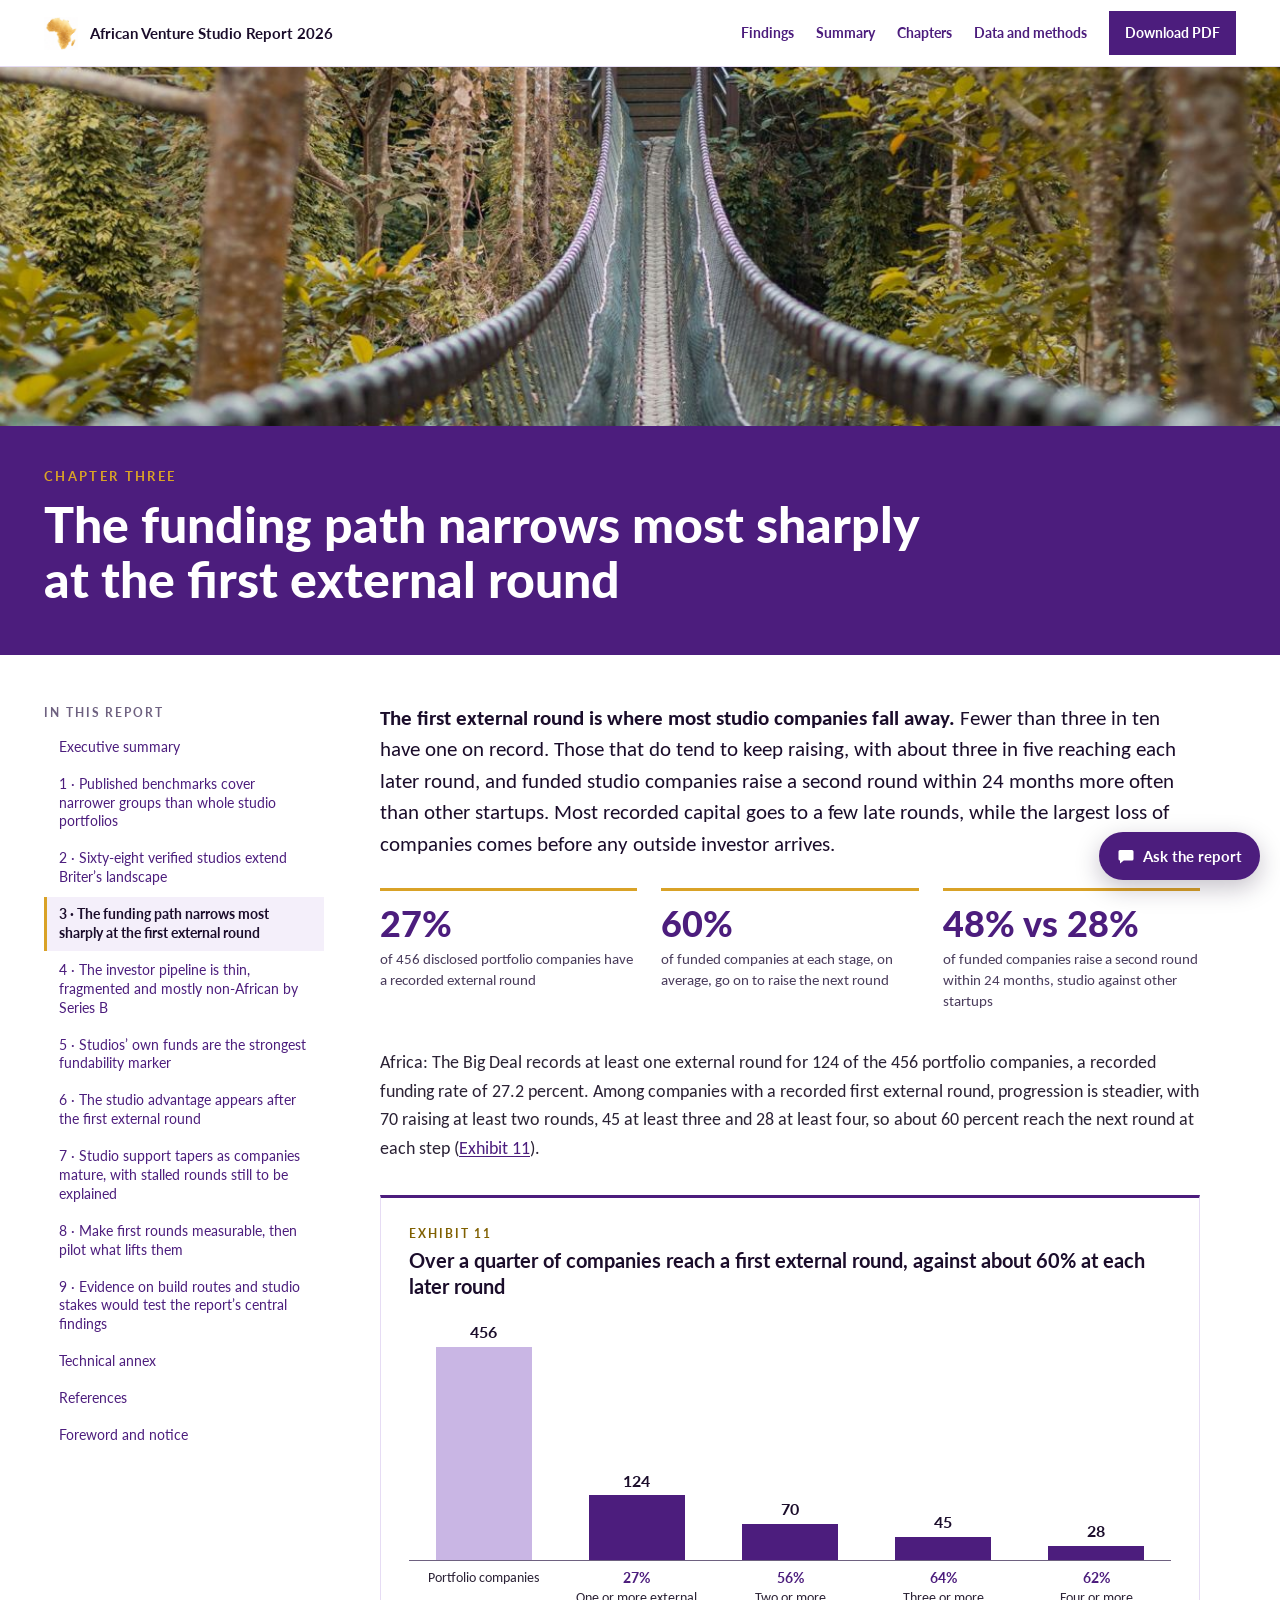
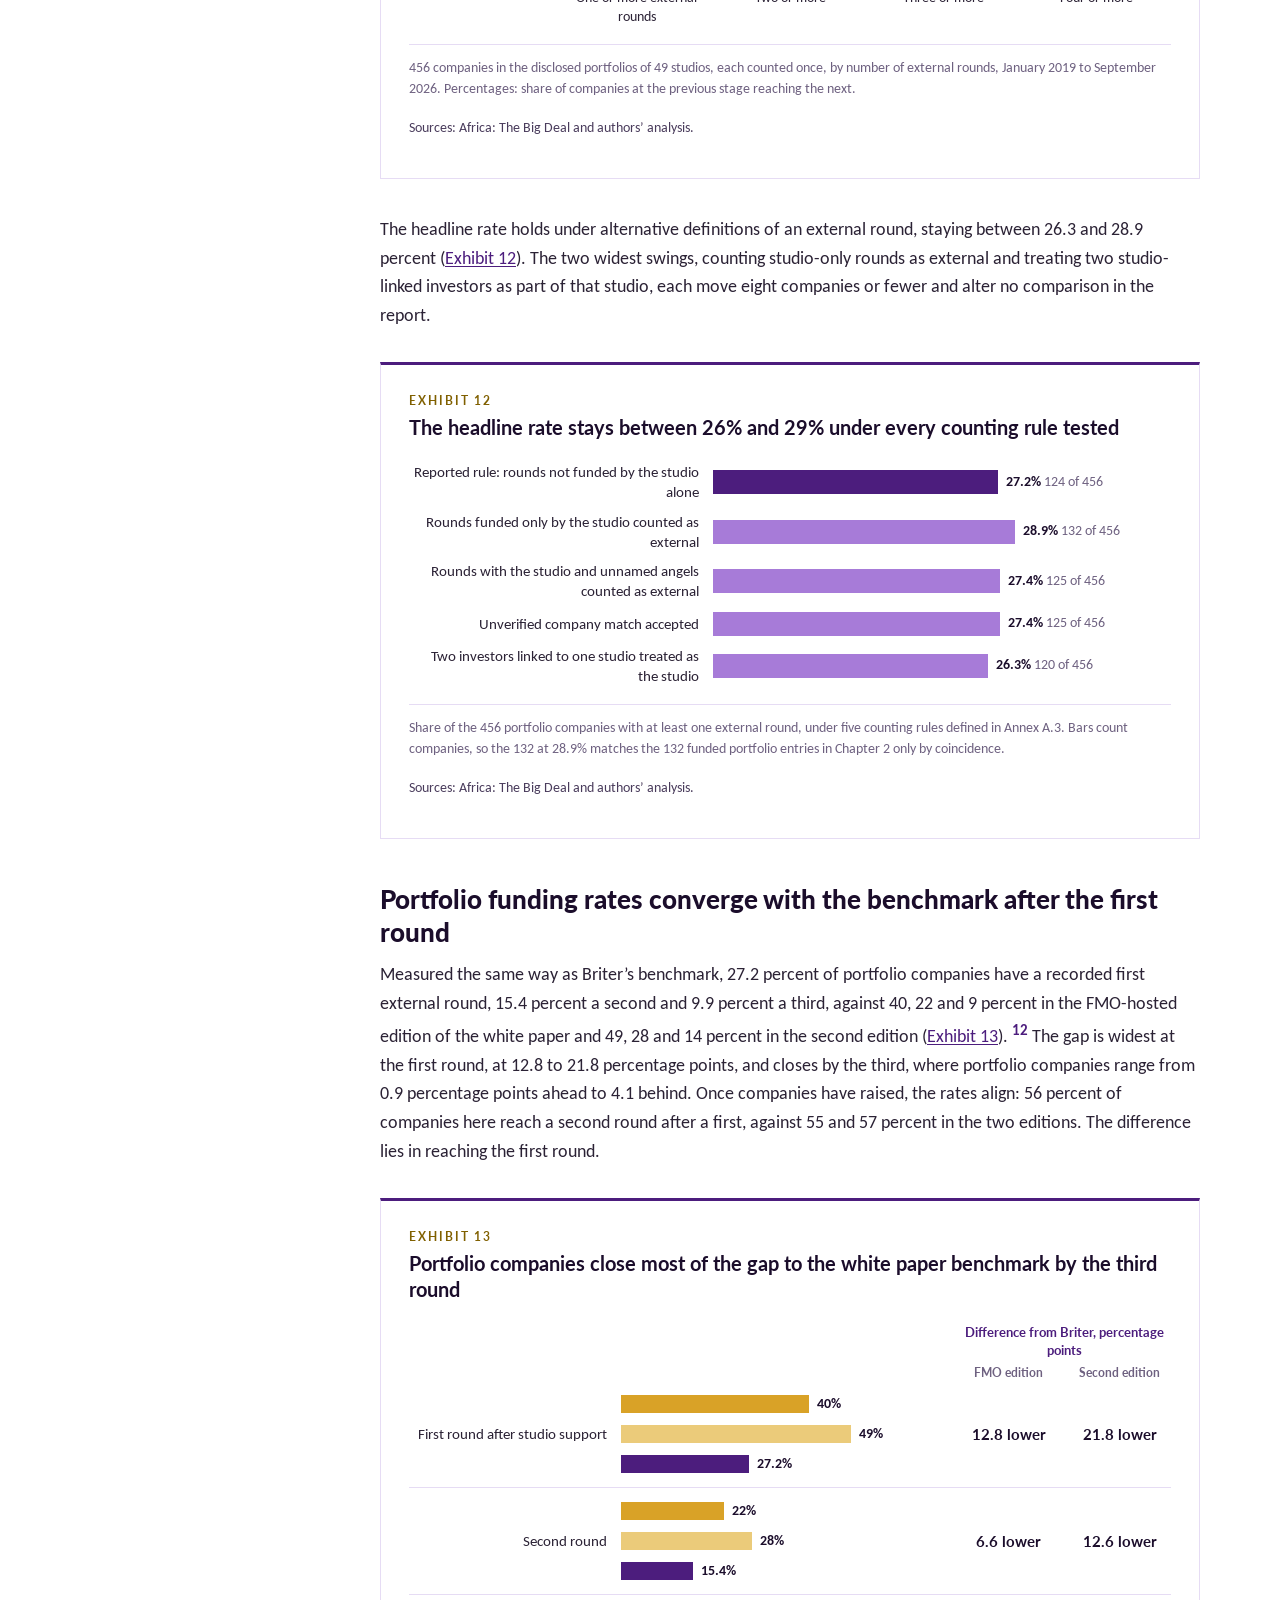
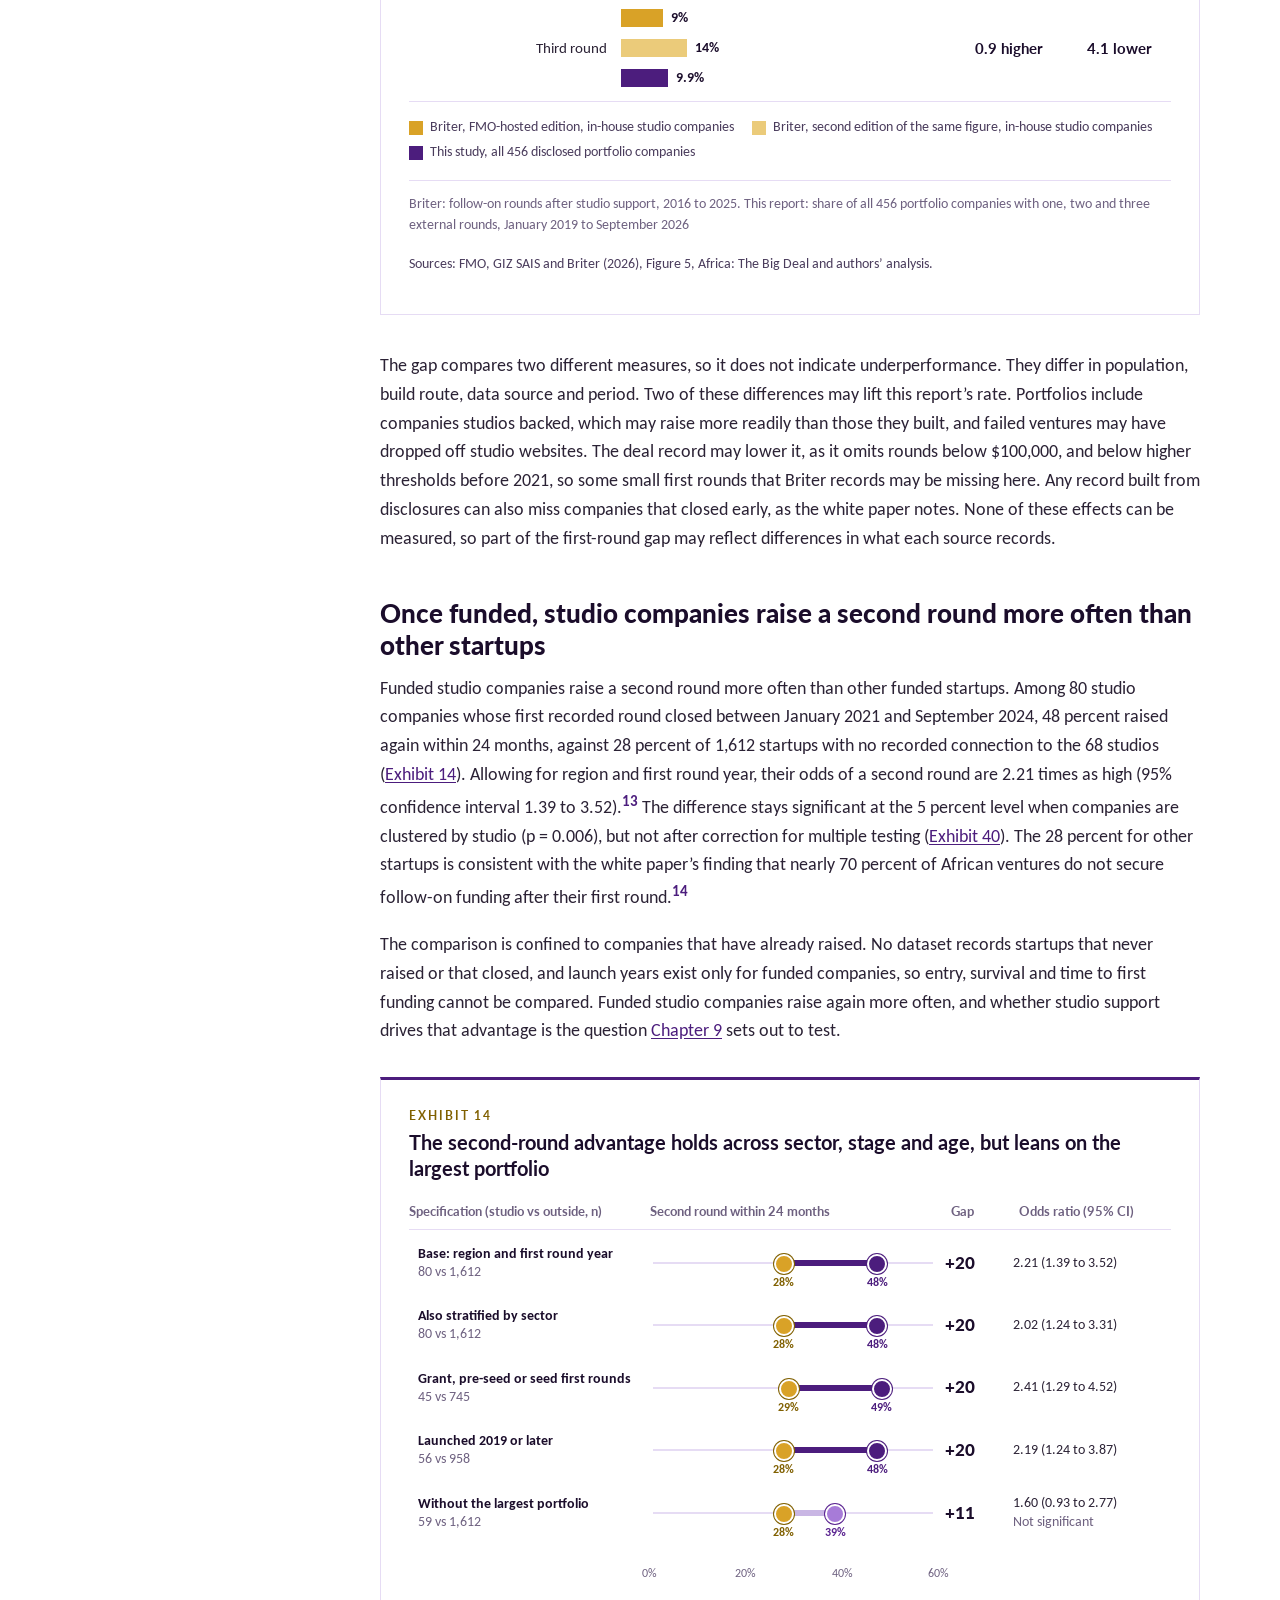
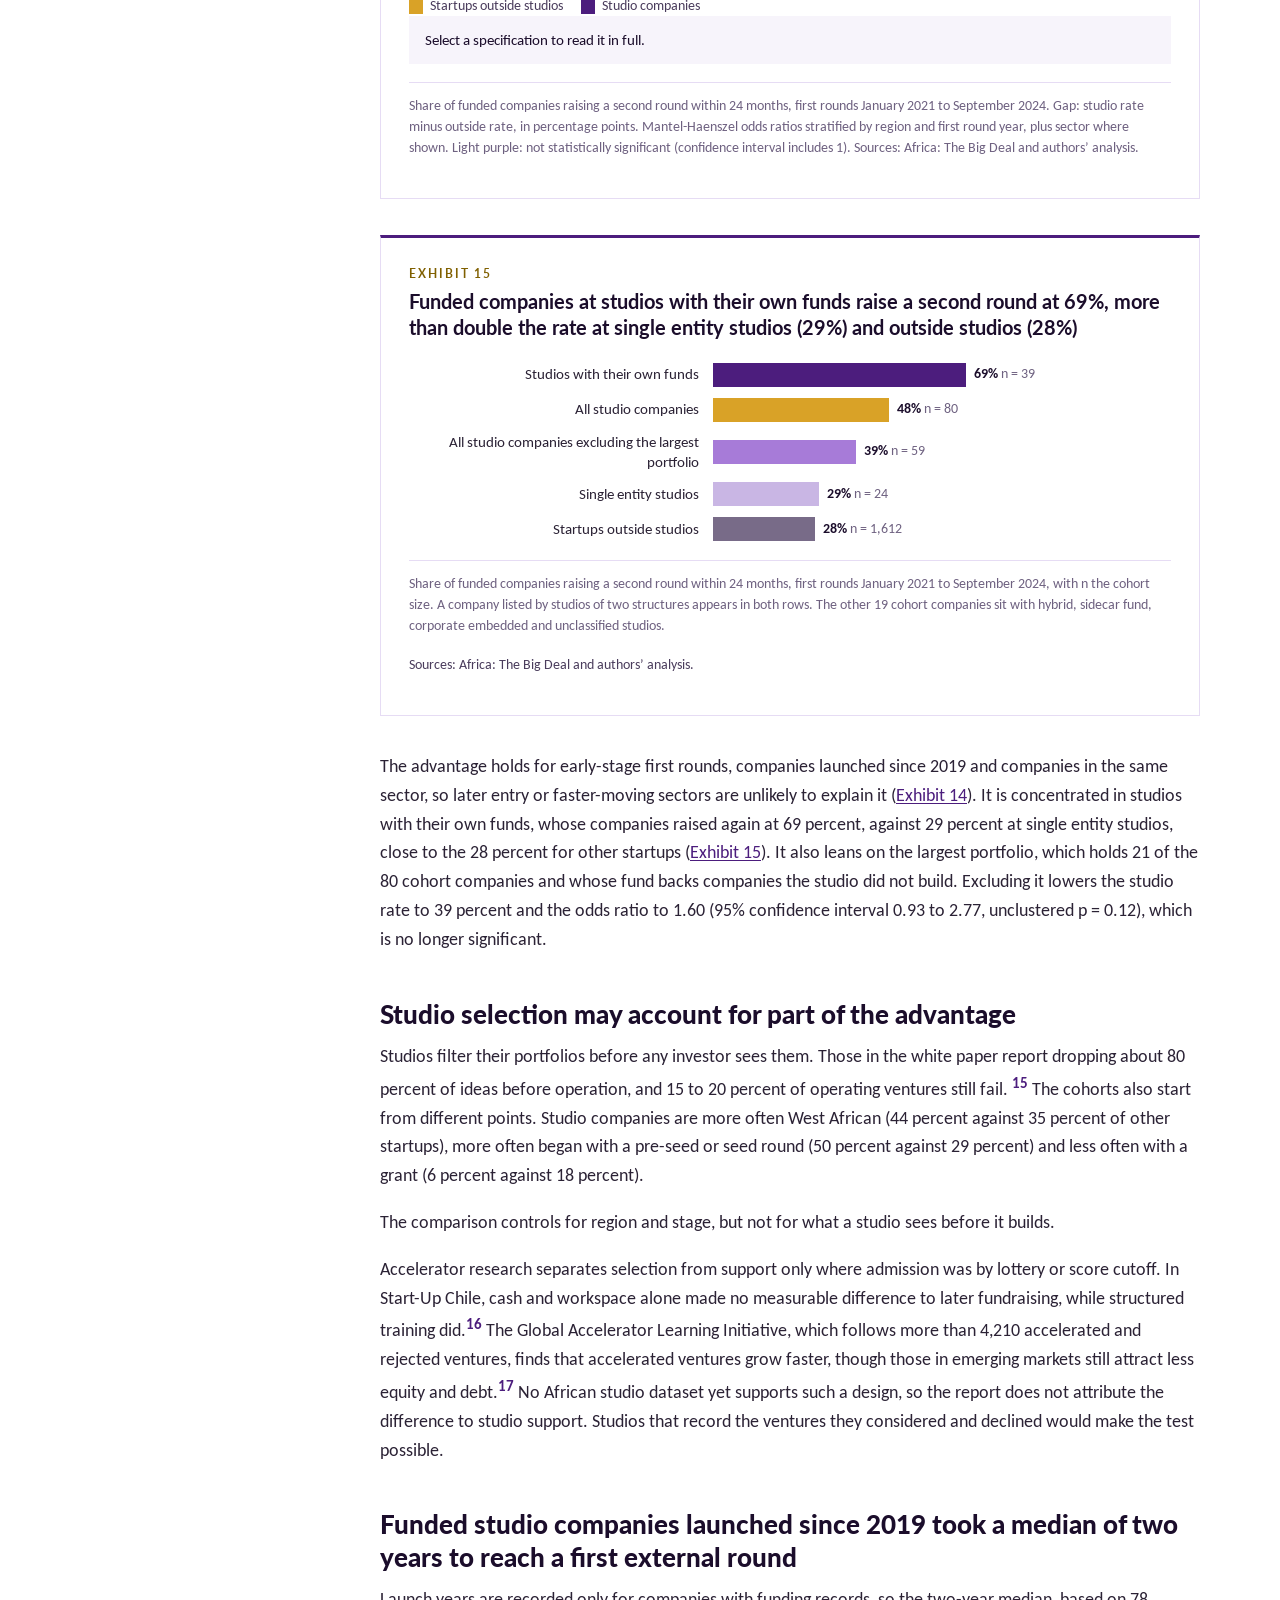
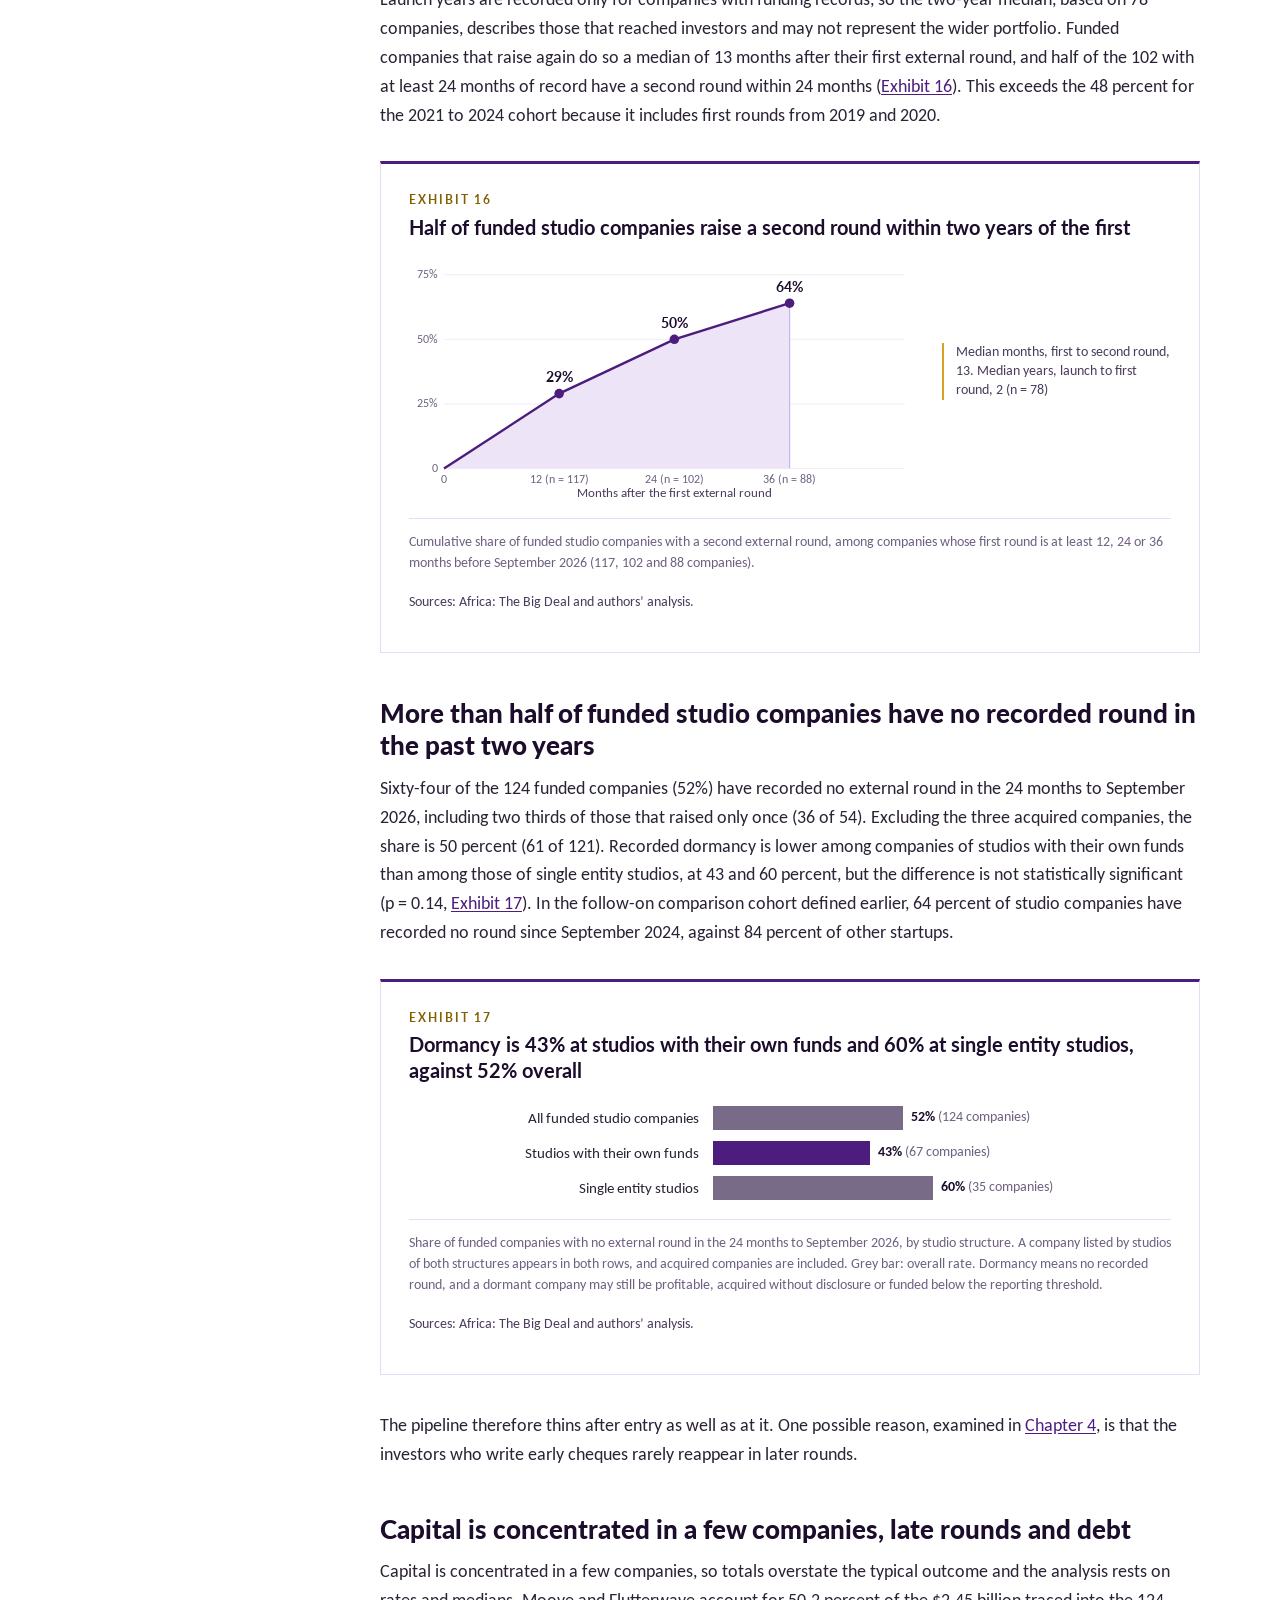
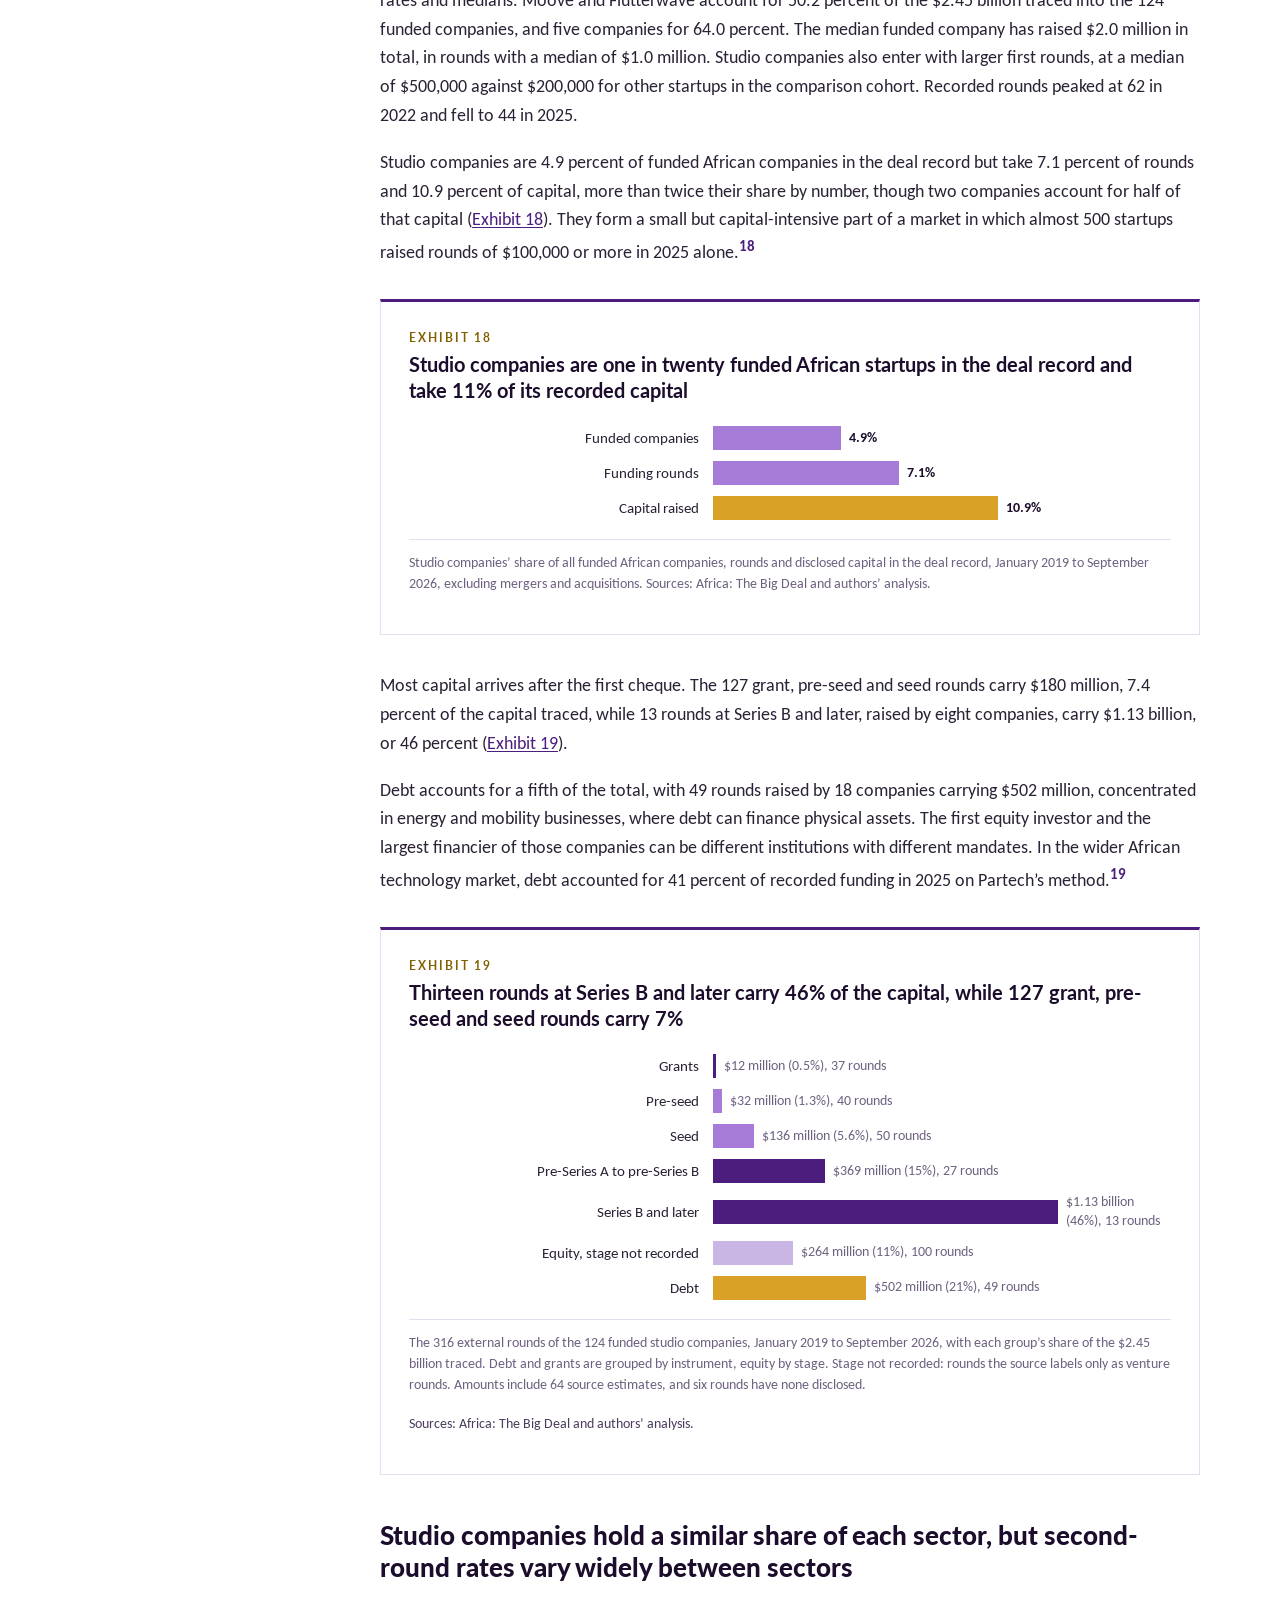
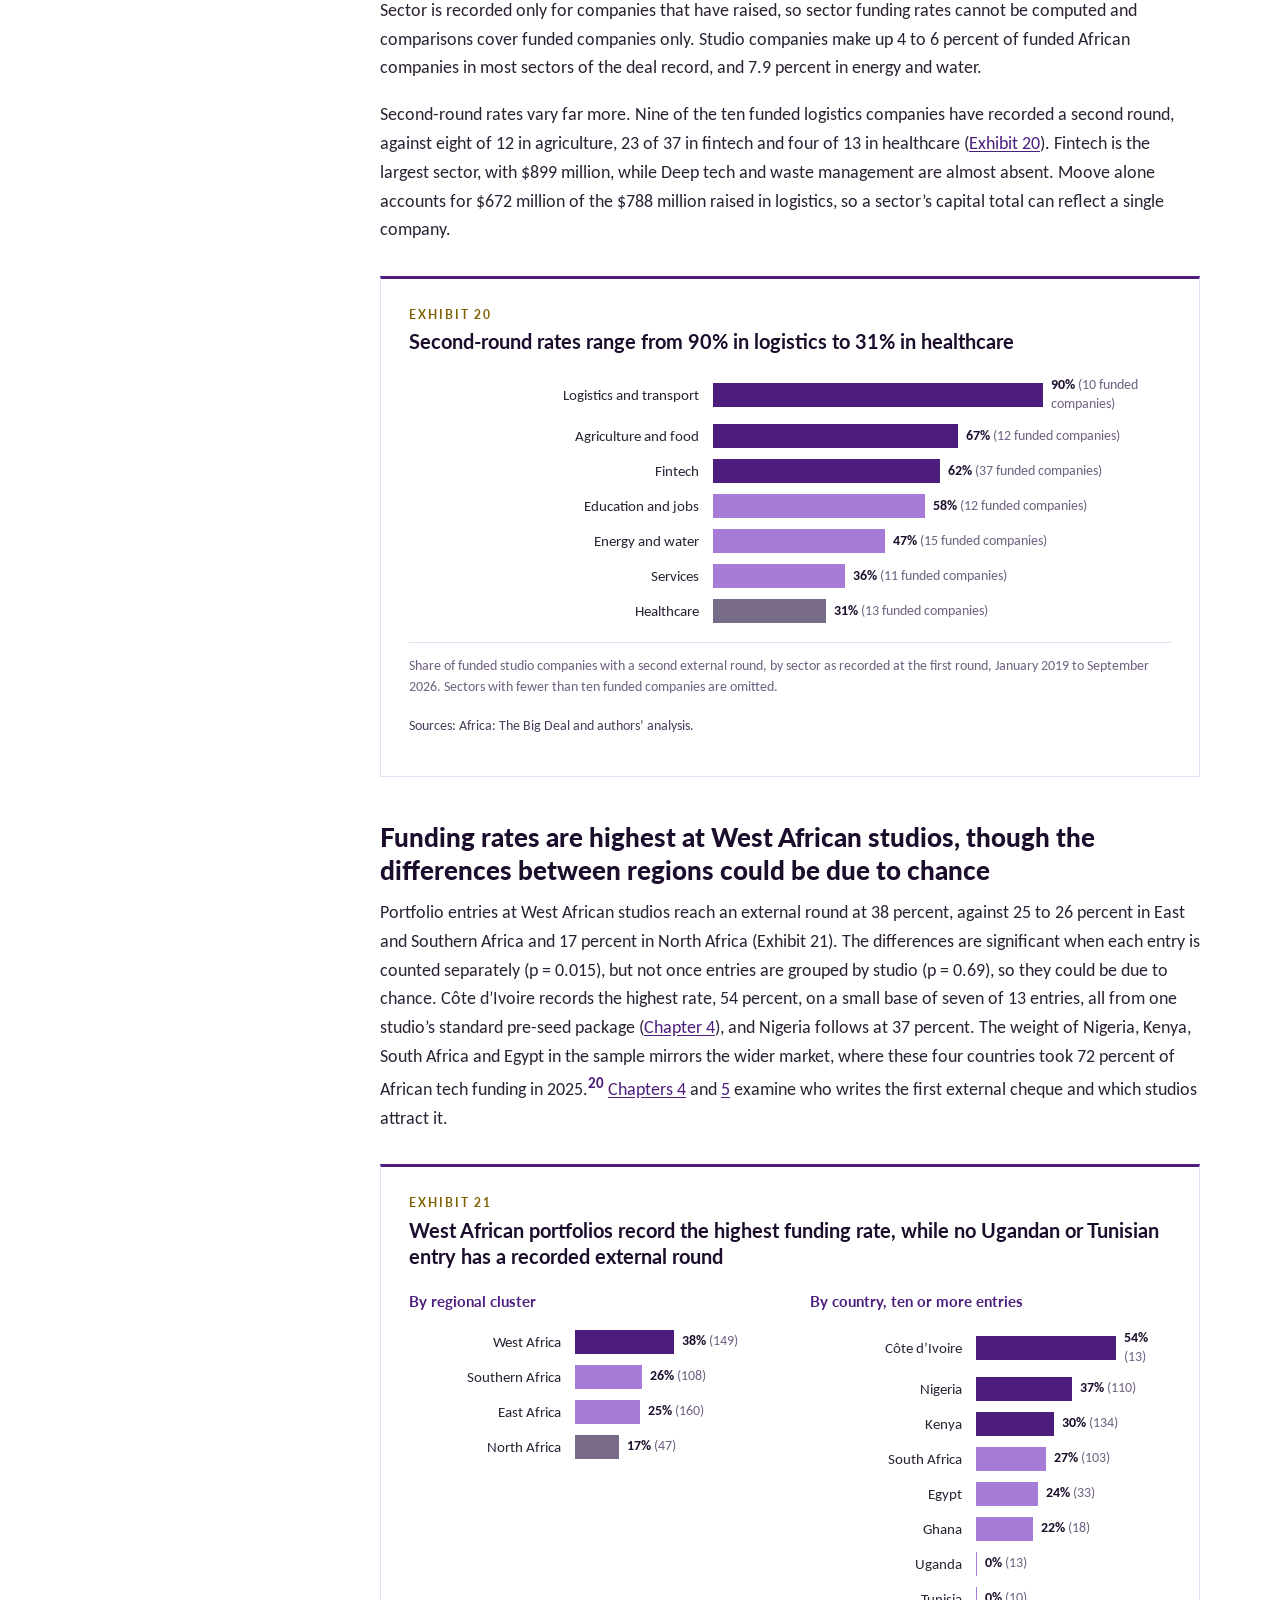
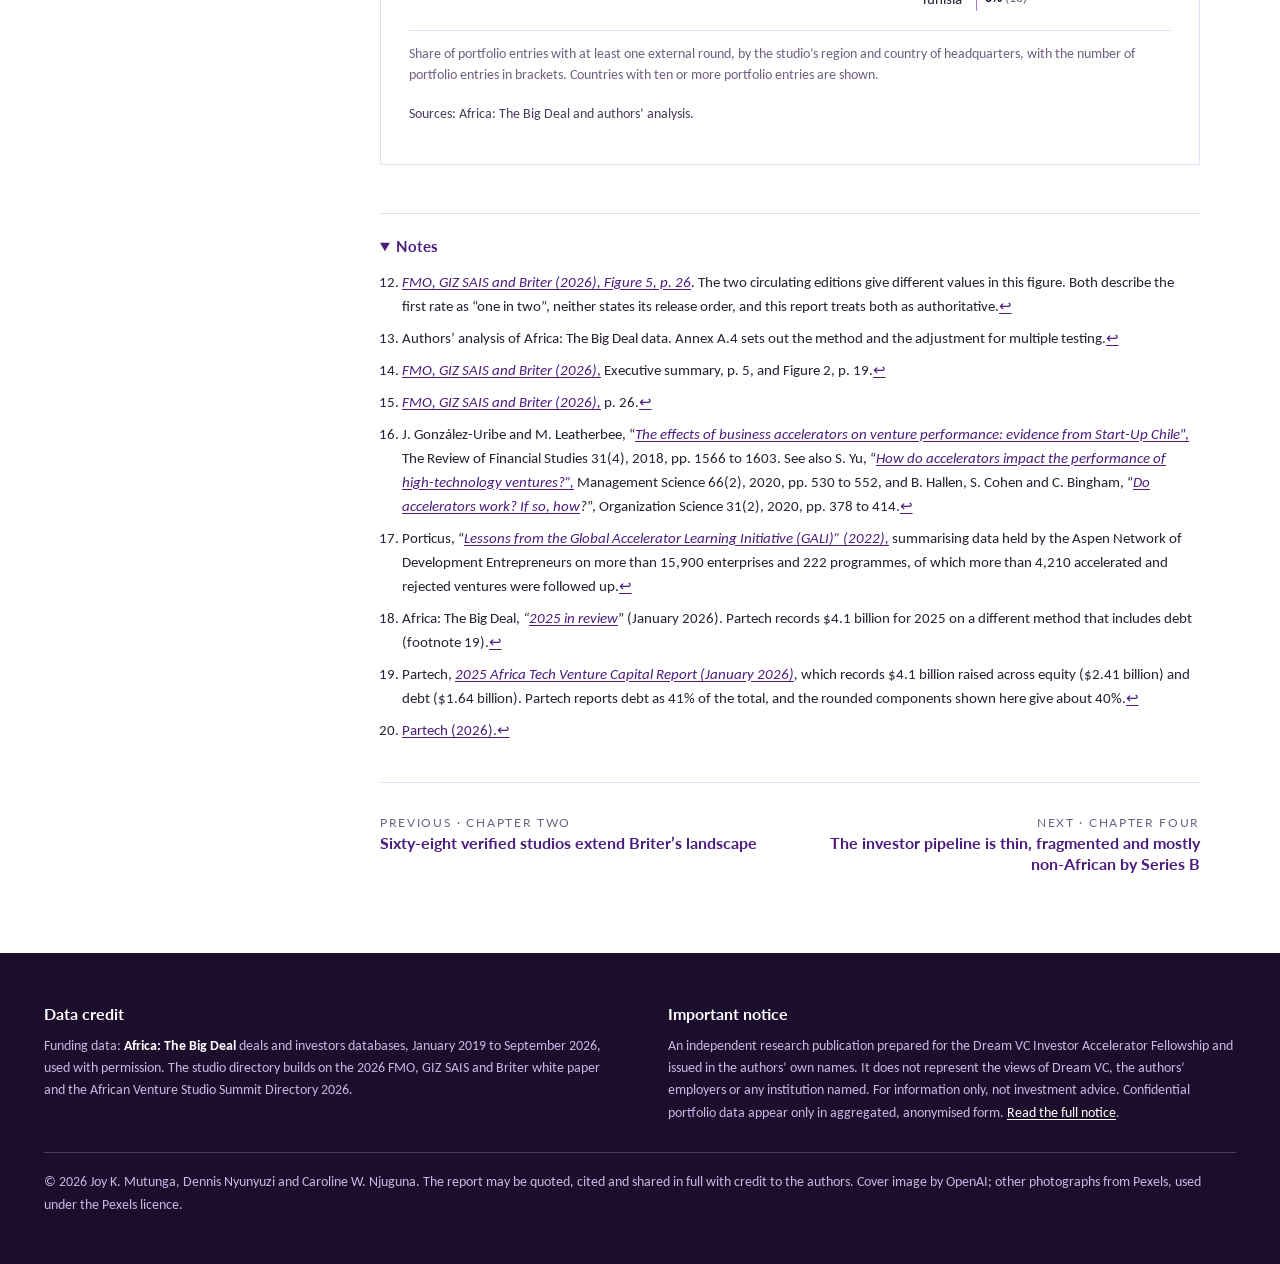
<file: chapter-3.html>
<!doctype html>
<html lang="en">
<head>
<meta charset="utf-8">
<meta name="viewport" content="width=device-width, initial-scale=1">
<title>Chapter Three: The funding path narrows most sharply at the first external round | African Venture Studio Report 2026</title>
<meta name="description" content="Chapter Three: where the funding path of African venture studio companies narrows most sharply, at the first external investment round.">
<link rel="canonical" href="https://african-venture-studio-report.github.io/chapter-3.html">
<meta property="og:title" content="Chapter Three: The funding path narrows most sharply at the first external round | African Venture Studio Report 2026">
<meta property="og:description" content="How many companies in African venture studio portfolios secure external investment, and who writes their first cheque? 68 studios, 456 portfolio companies, January 2019 to September 2026.">
<meta property="og:image" content="https://african-venture-studio-report.github.io/assets/img/cover.jpg?v=600bdccd">
<meta property="og:type" content="article">
<meta name="twitter:card" content="summary_large_image">
<meta name="author" content="Joy K. Mutunga, Dennis Nyunyuzi, Caroline W. Njuguna">
<meta name="citation_title" content="African Venture Studio Report 2026: The first external cheque">
<meta name="citation_author" content="Mutunga, Joy K.">
<meta name="citation_author" content="Nyunyuzi, Dennis">
<meta name="citation_author" content="Njuguna, Caroline W.">
<meta name="citation_publication_date" content="2026/11">
<meta name="citation_pdf_url" content="https://african-venture-studio-report.github.io/assets/African-Venture-Studio-Report-2026.pdf?v=266ba995">
<link rel="icon" href="assets/img/logo.png">
<link rel="preconnect" href="https://fonts.googleapis.com">
<link rel="preconnect" href="https://fonts.gstatic.com" crossorigin>
<link rel="stylesheet" href="https://fonts.googleapis.com/css2?family=Lato:wght@400;700;900&family=Carlito:ital,wght@0,400;0,700;1,400&display=swap">
<link rel="stylesheet" href="assets/css/site.css?v=ba65e637">
</head>
<body>
<a class="skip" href="#main">Skip to content</a>
<header class="site-head"><nav aria-label="Main">
<a class="brand" href="index.html"><img src="assets/img/logo.png" alt="African Venture Studio Report 2026 logo">African Venture Studio Report 2026</a>
<div class="nav-links"><a href="index.html#findings" class="hide-sm">Findings</a><a href="executive-summary.html">Summary</a><a href="index.html#chapters">Chapters</a><a href="annex.html" class="hide-sm">Data and methods</a><a href="assets/African-Venture-Studio-Report-2026.pdf?v=266ba995" class="btn-p" download><span class="hide-xs">Download </span>PDF</a>
<button class="menu-btn" type="button" aria-expanded="false" aria-controls="site-menu"><svg width="20" height="20" viewBox="0 0 24 24" aria-hidden="true"><path d="M3 6h18M3 12h18M3 18h18" stroke="currentColor" stroke-width="2.2" stroke-linecap="round"/></svg>Menu</button>
<div class="site-menu" id="site-menu" hidden>
<p class="eyebrow">The report</p>
<a href="index.html">Home</a><a href="executive-summary.html">Executive summary</a><a href="about.html">Foreword and notice</a>
<p class="eyebrow">Chapters</p>
<a href="chapter-1.html"><b>1</b>Published benchmarks cover narrower groups</a><a href="chapter-2.html"><b>2</b>Sixty-eight verified studios</a><a href="chapter-3.html"><b>3</b>The funding path narrows at the first round</a><a href="chapter-4.html"><b>4</b>The investor pipeline</a><a href="chapter-5.html"><b>5</b>Studios’ own funds</a><a href="chapter-6.html"><b>6</b>The studio advantage after the first round</a><a href="chapter-7.html"><b>7</b>Studio support tapers</a><a href="chapter-8.html"><b>8</b>Make first rounds measurable</a><a href="chapter-9.html"><b>9</b>Evidence still needed</a>
<p class="eyebrow">Reference</p>
<a href="annex.html">Technical annex: data and methods</a><a href="references.html">References</a>
</div>
</div>
</nav></header>
<main id="main"><section class="page-hero"><img src="assets/img/ch3.jpg" alt="A rope canopy walkway through a forest"><div class="wrap"><p class="eyebrow">Chapter Three</p><h1>The funding path narrows most sharply at the first external round</h1></div></section><div class="layout"><nav class="toc" aria-label="Report sections"><p class="eyebrow">In this report</p><a href="executive-summary.html">Executive summary</a><a href="chapter-1.html">1 · Published benchmarks cover narrower groups than whole studio portfolios</a><a href="chapter-2.html">2 · Sixty-eight verified studios extend Briter’s landscape</a><a href="chapter-3.html" aria-current="page">3 · The funding path narrows most sharply at the first external round</a><a href="chapter-4.html">4 · The investor pipeline is thin, fragmented and mostly non-African by Series B</a><a href="chapter-5.html">5 · Studios’ own funds are the strongest fundability marker</a><a href="chapter-6.html">6 · The studio advantage appears after the first external round</a><a href="chapter-7.html">7 · Studio support tapers as companies mature, with stalled rounds still to be explained</a><a href="chapter-8.html">8 · Make first rounds measurable, then pilot what lifts them</a><a href="chapter-9.html">9 · Evidence on build routes and studio stakes would test the report’s central findings</a><a href="annex.html">Technical annex</a><a href="references.html">References</a><a href="about.html">Foreword and notice</a></nav><article class="report"><p class="lede"><strong>The first external round is where most studio companies fall away.</strong> Fewer than three in ten have one on record. Those that do tend to keep raising, with about three in five reaching each later round, and funded studio companies raise a second round within 24 months more often than other startups. Most recorded capital goes to a few late rounds, while the largest loss of companies comes before any outside investor arrives.</p>
<div class="stat-row"><div class="stat"><b>27%</b><span>of 456 disclosed portfolio companies have a recorded external round</span></div><div class="stat"><b>60%</b><span>of funded companies at each stage, on average, go on to raise the next round</span></div><div class="stat"><b>48% vs 28%</b><span>of funded companies raise a second round within 24 months, studio against other startups</span></div></div>
<p>Africa: The Big Deal records at least one external round for 124 of the 456 portfolio companies, a recorded funding rate of 27.2 percent. Among companies with a recorded first external round, progression is steadier, with 70 raising at least two rounds, 45 at least three and 28 at least four, so about 60 percent reach the next round at each step (<a href="#exhibit-11">Exhibit 11</a>).</p>
<figure class="exhibit" id="exhibit-11" data-ex="11"><figcaption class="ex-cap"><span class="ex-num"><a href="#exhibit-11">Exhibit 11</a></span><span class="ex-title"><strong>Over a quarter of companies reach a first external round, against about 60% at each later round</strong></span></figcaption><div class="ex-chart"></div><div class="ex-notes"><p class="">456 companies in the disclosed portfolios of 49 studios, each counted once, by number of external rounds, January 2019 to September 2026. Percentages: share of companies at the previous stage reaching the next.</p><p class="src">Sources: Africa: The Big Deal and authors’ analysis.</p></div></figure>
<p>The headline rate holds under alternative definitions of an external round, staying between 26.3 and 28.9 percent (<a href="#exhibit-12">Exhibit 12</a>). The two widest swings, counting studio-only rounds as external and treating two studio-linked investors as part of that studio, each move eight companies or fewer and alter no comparison in the report.</p>
<figure class="exhibit" id="exhibit-12" data-ex="12"><figcaption class="ex-cap"><span class="ex-num"><a href="#exhibit-12">Exhibit 12</a></span><span class="ex-title"><strong>The headline rate stays between 26% and 29% under every counting rule tested</strong></span></figcaption><div class="ex-chart"></div><div class="ex-notes"><p class="">Share of the 456 portfolio companies with at least one external round, under five counting rules defined in Annex A.3. Bars count companies, so the 132 at 28.9% matches the 132 funded portfolio entries in Chapter 2 only by coincidence.</p><p class="src">Sources: Africa: The Big Deal and authors’ analysis.</p></div></figure>
<h2 id="portfolio-funding-rates-converge-with-the-benchmark-after-th">Portfolio funding rates converge with the benchmark after the first round</h2>
<p>Measured the same way as Briter’s benchmark, 27.2 percent of portfolio companies have a recorded first external round, 15.4 percent a second and 9.9 percent a third, against 40, 22 and 9 percent in the FMO-hosted edition of the white paper and 49, 28 and 14 percent in the second edition (<a href="#exhibit-13">Exhibit 13</a>). <a class="footnote-ref" href="#fn12" id="fnref12" role="doc-noteref"><sup>12</sup></a> The gap is widest at the first round, at 12.8 to 21.8 percentage points, and closes by the third, where portfolio companies range from 0.9 percentage points ahead to 4.1 behind. Once companies have raised, the rates align: 56 percent of companies here reach a second round after a first, against 55 and 57 percent in the two editions. The difference lies in reaching the first round.</p>
<figure class="exhibit" id="exhibit-13" data-ex="13"><figcaption class="ex-cap"><span class="ex-num"><a href="#exhibit-13">Exhibit 13</a></span><span class="ex-title"><strong>Portfolio companies close most of the gap to the white paper benchmark by the third round</strong></span></figcaption><div class="ex-chart"></div><div class="ex-notes"><p class="">Briter: follow-on rounds after studio support, 2016 to 2025. This report: share of all 456 portfolio companies with one, two and three external rounds, January 2019 to September 2026</p><p class="src">Sources: FMO, GIZ SAIS and Briter (2026), Figure 5, Africa: The Big Deal and authors’ analysis.</p></div></figure>
<p>The gap compares two different measures, so it does not indicate underperformance. They differ in population, build route, data source and period. Two of these differences may lift this report’s rate. Portfolios include companies studios backed, which may raise more readily than those they built, and failed ventures may have dropped off studio websites. The deal record may lower it, as it omits rounds below $100,000, and below higher thresholds before 2021, so some small first rounds that Briter records may be missing here. Any record built from disclosures can also miss companies that closed early, as the white paper notes. None of these effects can be measured, so part of the first-round gap may reflect differences in what each source records.</p>
<h2 id="once-funded-studio-companies-raise-a-second-round-more-often">Once funded, studio companies raise a second round more often than other startups</h2>
<p>Funded studio companies raise a second round more often than other funded startups. Among 80 studio companies whose first recorded round closed between January 2021 and September 2024, 48 percent raised again within 24 months, against 28 percent of 1,612 startups with no recorded connection to the 68 studios (<a href="#exhibit-14">Exhibit 14</a>). Allowing for region and first round year, their odds of a second round are 2.21 times as high (95% confidence interval 1.39 to 3.52).<a class="footnote-ref" href="#fn13" id="fnref13" role="doc-noteref"><sup>13</sup></a> The difference stays significant at the 5 percent level when companies are clustered by studio (p = 0.006), but not after correction for multiple testing (<a href="annex.html#exhibit-40">Exhibit 40</a>). The 28 percent for other startups is consistent with the white paper’s finding that nearly 70 percent of African ventures do not secure follow-on funding after their first round.<a class="footnote-ref" href="#fn14" id="fnref14" role="doc-noteref"><sup>14</sup></a></p>
<p>The comparison is confined to companies that have already raised. No dataset records startups that never raised or that closed, and launch years exist only for funded companies, so entry, survival and time to first funding cannot be compared. Funded studio companies raise again more often, and whether studio support drives that advantage is the question <a href="chapter-9.html">Chapter 9</a> sets out to test.</p>
<figure class="exhibit" id="exhibit-14" data-ex="14"><figcaption class="ex-cap"><span class="ex-num"><a href="#exhibit-14">Exhibit 14</a></span><span class="ex-title"><strong>The second-round advantage holds across sector, stage and age, but leans on the largest portfolio</strong></span></figcaption><div class="ex-chart"></div><div class="ex-notes"><p class="">Share of funded companies raising a second round within 24 months, first rounds January 2021 to September 2024. Gap: studio rate minus outside rate, in percentage points. Mantel-Haenszel odds ratios stratified by region and first round year, plus sector where shown. Light purple: not statistically significant (confidence interval includes 1). Sources: Africa: The Big Deal and authors’ analysis.</p></div></figure>
<figure class="exhibit" id="exhibit-15" data-ex="15"><figcaption class="ex-cap"><span class="ex-num"><a href="#exhibit-15">Exhibit 15</a></span><span class="ex-title"><strong>Funded companies at studios with their own funds raise a second round at 69%, more than double the rate at single entity studios (29%) and outside studios (28%)</strong></span></figcaption><div class="ex-chart"></div><div class="ex-notes"><p class="">Share of funded companies raising a second round within 24 months, first rounds January 2021 to September 2024, with n the cohort size. A company listed by studios of two structures appears in both rows. The other 19 cohort companies sit with hybrid, sidecar fund, corporate embedded and unclassified studios.</p><p class="src">Sources: Africa: The Big Deal and authors’ analysis.</p></div></figure>
<p>The advantage holds for early-stage first rounds, companies launched since 2019 and companies in the same sector, so later entry or faster-moving sectors are unlikely to explain it (<a href="#exhibit-14">Exhibit 14</a>). It is concentrated in studios with their own funds, whose companies raised again at 69 percent, against 29 percent at single entity studios, close to the 28 percent for other startups (<a href="#exhibit-15">Exhibit 15</a>). It also leans on the largest portfolio, which holds 21 of the 80 cohort companies and whose fund backs companies the studio did not build. Excluding it lowers the studio rate to 39 percent and the odds ratio to 1.60 (95% confidence interval 0.93 to 2.77, unclustered p = 0.12), which is no longer significant.</p>
<h2 id="studio-selection-may-account-for-part-of-the-advantage">Studio selection may account for part of the advantage</h2>
<p>Studios filter their portfolios before any investor sees them. Those in the white paper report dropping about 80 percent of ideas before operation, and 15 to 20 percent of operating ventures still fail. <a class="footnote-ref" href="#fn15" id="fnref15" role="doc-noteref"><sup>15</sup></a> The cohorts also start from different points. Studio companies are more often West African (44 percent against 35 percent of other startups), more often began with a pre-seed or seed round (50 percent against 29 percent) and less often with a grant (6 percent against 18 percent).</p>
<p>The comparison controls for region and stage, but not for what a studio sees before it builds.</p>
<p>Accelerator research separates selection from support only where admission was by lottery or score cutoff. In Start-Up Chile, cash and workspace alone made no measurable difference to later fundraising, while structured training did.<a class="footnote-ref" href="#fn16" id="fnref16" role="doc-noteref"><sup>16</sup></a> The Global Accelerator Learning Initiative, which follows more than 4,210 accelerated and rejected ventures, finds that accelerated ventures grow faster, though those in emerging markets still attract less equity and debt.<a class="footnote-ref" href="#fn17" id="fnref17" role="doc-noteref"><sup>17</sup></a> No African studio dataset yet supports such a design, so the report does not attribute the difference to studio support. Studios that record the ventures they considered and declined would make the test possible.</p>
<h2 id="funded-studio-companies-launched-since-2019-took-a-median-of">Funded studio companies launched since 2019 took a median of two years to reach a first external round</h2>
<p>Launch years are recorded only for companies with funding records, so the two-year median, based on 78 companies, describes those that reached investors and may not represent the wider portfolio. Funded companies that raise again do so a median of 13 months after their first external round, and half of the 102 with at least 24 months of record have a second round within 24 months (<a href="#exhibit-16">Exhibit 16</a>). This exceeds the 48 percent for the 2021 to 2024 cohort because it includes first rounds from 2019 and 2020.</p>
<figure class="exhibit" id="exhibit-16" data-ex="16"><figcaption class="ex-cap"><span class="ex-num"><a href="#exhibit-16">Exhibit 16</a></span><span class="ex-title"><strong>Half of funded studio companies raise a second round within two years of the first</strong></span></figcaption><div class="ex-chart"></div><div class="ex-notes"><p class="">Cumulative share of funded studio companies with a second external round, among companies whose first round is at least 12, 24 or 36 months before September 2026 (117, 102 and 88 companies).</p><p class="src">Sources: Africa: The Big Deal and authors’ analysis.</p></div></figure>
<h2 id="more-than-half-of-funded-studio-companies-have-no-recorded-r">More than half of funded studio companies have no recorded round in the past two years</h2>
<p>Sixty-four of the 124 funded companies (52%) have recorded no external round in the 24 months to September 2026, including two thirds of those that raised only once (36 of 54). Excluding the three acquired companies, the share is 50 percent (61 of 121). Recorded dormancy is lower among companies of studios with their own funds than among those of single entity studios, at 43 and 60 percent, but the difference is not statistically significant (p = 0.14, <a href="#exhibit-17">Exhibit 17</a>). In the follow-on comparison cohort defined earlier, 64 percent of studio companies have recorded no round since September 2024, against 84 percent of other startups.</p>
<figure class="exhibit" id="exhibit-17" data-ex="17"><figcaption class="ex-cap"><span class="ex-num"><a href="#exhibit-17">Exhibit 17</a></span><span class="ex-title"><strong>Dormancy is 43% at studios with their own funds and 60% at single entity studios, against 52% overall</strong></span></figcaption><div class="ex-chart"></div><div class="ex-notes"><p class="">Share of funded companies with no external round in the 24 months to September 2026, by studio structure. A company listed by studios of both structures appears in both rows, and acquired companies are included. Grey bar: overall rate. Dormancy means no recorded round, and a dormant company may still be profitable, acquired without disclosure or funded below the reporting threshold.</p><p class="src">Sources: Africa: The Big Deal and authors’ analysis.</p></div></figure>
<p>The pipeline therefore thins after entry as well as at it. One possible reason, examined in <a href="chapter-4.html">Chapter 4</a>, is that the investors who write early cheques rarely reappear in later rounds.</p>
<h2 id="capital-is-concentrated-in-a-few-companies-late-rounds-and-d">Capital is concentrated in a few companies, late rounds and debt</h2>
<p>Capital is concentrated in a few companies, so totals overstate the typical outcome and the analysis rests on rates and medians. Moove and Flutterwave account for 50.2 percent of the $2.45 billion traced into the 124 funded companies, and five companies for 64.0 percent. The median funded company has raised $2.0 million in total, in rounds with a median of $1.0 million. Studio companies also enter with larger first rounds, at a median of $500,000 against $200,000 for other startups in the comparison cohort. Recorded rounds peaked at 62 in 2022 and fell to 44 in 2025.</p>
<p>Studio companies are 4.9 percent of funded African companies in the deal record but take 7.1 percent of rounds and 10.9 percent of capital, more than twice their share by number, though two companies account for half of that capital (<a href="#exhibit-18">Exhibit 18</a>). They form a small but capital-intensive part of a market in which almost 500 startups raised rounds of $100,000 or more in 2025 alone.<a class="footnote-ref" href="#fn18" id="fnref18" role="doc-noteref"><sup>18</sup></a></p>
<figure class="exhibit" id="exhibit-18" data-ex="18"><figcaption class="ex-cap"><span class="ex-num"><a href="#exhibit-18">Exhibit 18</a></span><span class="ex-title"><strong>Studio companies are one in twenty funded African startups in the deal record and take 11% of its recorded capital</strong></span></figcaption><div class="ex-chart"></div><div class="ex-notes"><p class="">Studio companies’ share of all funded African companies, rounds and disclosed capital in the deal record, January 2019 to September 2026, excluding mergers and acquisitions. Sources: Africa: The Big Deal and authors’ analysis.</p></div></figure>
<p>Most capital arrives after the first cheque. The 127 grant, pre-seed and seed rounds carry $180 million, 7.4 percent of the capital traced, while 13 rounds at Series B and later, raised by eight companies, carry $1.13 billion, or 46 percent (<a href="#exhibit-19">Exhibit 19</a>).</p>
<p>Debt accounts for a fifth of the total, with 49 rounds raised by 18 companies carrying $502 million, concentrated in energy and mobility businesses, where debt can finance physical assets. The first equity investor and the largest financier of those companies can be different institutions with different mandates. In the wider African technology market, debt accounted for 41 percent of recorded funding in 2025 on Partech’s method.<a class="footnote-ref" href="#fn19" id="fnref19" role="doc-noteref"><sup>19</sup></a></p>
<figure class="exhibit" id="exhibit-19" data-ex="19"><figcaption class="ex-cap"><span class="ex-num"><a href="#exhibit-19">Exhibit 19</a></span><span class="ex-title"><strong>Thirteen rounds at Series B and later carry 46% of the capital, while 127 grant, pre-seed and seed rounds carry 7%</strong></span></figcaption><div class="ex-chart"></div><div class="ex-notes"><p class="">The 316 external rounds of the 124 funded studio companies, January 2019 to September 2026, with each group’s share of the $2.45 billion traced. Debt and grants are grouped by instrument, equity by stage. Stage not recorded: rounds the source labels only as venture rounds. Amounts include 64 source estimates, and six rounds have none disclosed.</p><p class="src">Sources: Africa: The Big Deal and authors’ analysis.</p></div></figure>
<h2 id="studio-companies-hold-a-similar-share-of-each-sector-but-sec">Studio companies hold a similar share of each sector, but second-round rates vary widely between sectors</h2>
<p>Sector is recorded only for companies that have raised, so sector funding rates cannot be computed and comparisons cover funded companies only. Studio companies make up 4 to 6 percent of funded African companies in most sectors of the deal record, and 7.9 percent in energy and water.</p>
<p>Second-round rates vary far more. Nine of the ten funded logistics companies have recorded a second round, against eight of 12 in agriculture, 23 of 37 in fintech and four of 13 in healthcare (<a href="#exhibit-20">Exhibit 20</a>). Fintech is the largest sector, with $899 million, while Deep tech and waste management are almost absent. Moove alone accounts for $672 million of the $788 million raised in logistics, so a sector’s capital total can reflect a single company.</p>
<figure class="exhibit" id="exhibit-20" data-ex="20"><figcaption class="ex-cap"><span class="ex-num"><a href="#exhibit-20">Exhibit 20</a></span><span class="ex-title"><strong>Second-round rates range from 90% in logistics to 31% in healthcare</strong></span></figcaption><div class="ex-chart"></div><div class="ex-notes"><p class="">Share of funded studio companies with a second external round, by sector as recorded at the first round, January 2019 to September 2026. Sectors with fewer than ten funded companies are omitted.</p><p class="src">Sources: Africa: The Big Deal and authors’ analysis.</p></div></figure>
<h2 id="funding-rates-are-highest-at-west-african-studios-though-the">Funding rates are highest at West African studios, though the differences between regions could be due to chance</h2>
<p>Portfolio entries at West African studios reach an external round at 38 percent, against 25 to 26 percent in East and Southern Africa and 17 percent in North Africa (Exhibit 21). The differences are significant when each entry is counted separately (p = 0.015), but not once entries are grouped by studio (p = 0.69), so they could be due to chance. Côte d’Ivoire records the highest rate, 54 percent, on a small base of seven of 13 entries, all from one studio’s standard pre-seed package (<a href="chapter-4.html">Chapter 4</a>), and Nigeria follows at 37 percent. The weight of Nigeria, Kenya, South Africa and Egypt in the sample mirrors the wider market, where these four countries took 72 percent of African tech funding in 2025.<a class="footnote-ref" href="#fn20" id="fnref20" role="doc-noteref"><sup>20</sup></a> <a href="chapter-4.html">Chapters 4</a> and <a href="chapter-5.html">5</a> examine who writes the first external cheque and which studios attract it.</p>
<figure class="exhibit" id="exhibit-21" data-ex="21"><figcaption class="ex-cap"><span class="ex-num"><a href="#exhibit-21">Exhibit 21</a></span><span class="ex-title"><strong>West African portfolios record the highest funding rate, while no Ugandan or Tunisian entry has a recorded external round</strong></span></figcaption><div class="ex-chart"></div><div class="ex-notes"><p class="">Share of portfolio entries with at least one external round, by the studio’s region and country of headquarters, with the number of portfolio entries in brackets. Countries with ten or more portfolio entries are shown.</p><p class="src">Sources: Africa: The Big Deal and authors’ analysis.</p></div></figure><details class="notes" open><summary>Notes</summary><ol><li id="fn12" value="12"><p><a href="https://www.fmo.nl/l/en/library/download/urn:uuid:3095af53-2474-4ca9-a676-87cc03590879/202608-white+paper-venture+studios+in+africa.pdf" rel="noopener"><em>FMO, GIZ SAIS and Briter (2026), Figure 5, p. 26</em></a>. The two circulating editions give different values in this figure. Both describe the first rate as “one in two”, neither states its release order, and this report treats both as authoritative.<a class="footnote-back" href="#fnref12" role="doc-backlink">↩︎</a></p></li><li id="fn13" value="13"><p>Authors’ analysis of Africa: The Big Deal data. Annex A.4 sets out the method and the adjustment for multiple testing.<a class="footnote-back" href="#fnref13" role="doc-backlink">↩︎</a></p></li><li id="fn14" value="14"><p><a href="https://www.fmo.nl/l/en/library/download/urn:uuid:3095af53-2474-4ca9-a676-87cc03590879/202608-white+paper-venture+studios+in+africa.pdf" rel="noopener"><em>FMO, GIZ SAIS and Briter (2026)</em>,</a> Executive summary, p. 5, and Figure 2, p. 19.<a class="footnote-back" href="#fnref14" role="doc-backlink">↩︎</a></p></li><li id="fn15" value="15"><p><em><a href="https://www.fmo.nl/l/en/library/download/urn:uuid:3095af53-2474-4ca9-a676-87cc03590879/202608-white+paper-venture+studios+in+africa.pdf" rel="noopener">FMO, GIZ SAIS and Briter (2026),</a></em> p. 26.<a class="footnote-back" href="#fnref15" role="doc-backlink">↩︎</a></p></li><li id="fn16" value="16"><p>J. González-Uribe and M. Leatherbee, “<a href="https://doi.org/10.1093/rfs/hhx103" rel="noopener"><em>The effects of business accelerators on venture performance: evidence from Start-Up Chile</em>”,</a> The Review of Financial Studies 31(4), 2018, pp. 1566 to 1603. See also S. Yu, “<a href="https://doi.org/10.1287/mnsc.2018.3256" rel="noopener"><em>How do accelerators impact the performance of high-technology ventures?”,</em></a> Management Science 66(2), 2020, pp. 530 to 552, and B. Hallen, S. Cohen and C. Bingham, “<em><a href="https://doi.org/10.1287/orsc.2019.1304" rel="noopener">Do accelerators work? If so, how</a>?</em>”, Organization Science 31(2), 2020, pp. 378 to 414.<a class="footnote-back" href="#fnref16" role="doc-backlink">↩︎</a></p></li><li id="fn17" value="17"><p>Porticus, “<a href="https://www.porticus.com/latest/lessons-and-research/2022/do-accelerators-help-small-businesses-grow/" rel="noopener"><em>Lessons from the Global Accelerator Learning Initiative (GALI)” (2022),</em></a> summarising data held by the Aspen Network of Development Entrepreneurs on more than 15,900 enterprises and 222 programmes, of which more than 4,210 accelerated and rejected ventures were followed up.<a class="footnote-back" href="#fnref17" role="doc-backlink">↩︎</a></p></li><li id="fn18" value="18"><p>Africa: The Big Deal, <em>“<a href="https://thebigdeal.substack.com/p/2025ir1" rel="noopener">2025 in review</a></em>” (January 2026). Partech records $4.1 billion for 2025 on a different method that includes debt (footnote 19).<a class="footnote-back" href="#fnref18" role="doc-backlink">↩︎</a></p></li><li id="fn19" value="19"><p>Partech, <em><a href="https://partechpartners.com/news/2025-partech-africa-tech-vc-report-african-tech-funding-rebounds-to-us41b-driven-by-record-debt-activity-and-disciplined-equity-growth" rel="noopener">2025 Africa Tech Venture Capital Report (January 2026)</a>,</em> which records $4.1 billion raised across equity ($2.41 billion) and debt ($1.64 billion). Partech reports debt as 41% of the total, and the rounded components shown here give about 40%.<a class="footnote-back" href="#fnref19" role="doc-backlink">↩︎</a></p></li><li id="fn20" value="20"><p><a href="https://partechpartners.com/news/2025-partech-africa-tech-vc-report-african-tech-funding-rebounds-to-us41b-driven-by-record-debt-activity-and-disciplined-equity-growth" rel="noopener">Partech (2026).</a><a class="footnote-back" href="#fnref20" role="doc-backlink">↩︎</a></p></li></ol></details><nav class="pager" aria-label="Previous and next"><a href="chapter-2.html"><span class="sub">Previous · Chapter Two</span><b>Sixty-eight verified studios extend Briter’s landscape</b></a><a class="next" href="chapter-4.html"><span class="sub">Next · Chapter Four</span><b>The investor pipeline is thin, fragmented and mostly non-African by Series B</b></a></nav></article></div></main><footer class="site-foot"><div class="wrap">
<div class="col"><b>Data credit</b><span>Funding data: <strong>Africa: The Big Deal</strong> deals and investors databases, January 2019 to September 2026, used with permission. The studio directory builds on the 2026 FMO, GIZ SAIS and Briter white paper and the African Venture Studio Summit Directory 2026.</span></div>
<div class="col"><b>Important notice</b><span>An independent research publication prepared for the Dream VC Investor Accelerator Fellowship and issued in the authors’ own names. It does not represent the views of Dream VC, the authors’ employers or any institution named. For information only, not investment advice. Confidential portfolio data appear only in aggregated, anonymised form. <a href="about.html#important-notice">Read the full notice</a>.</span></div>
<div class="legal">© 2026 Joy K. Mutunga, Dennis Nyunyuzi and Caroline W. Njuguna. The report may be quoted, cited and shared in full with credit to the authors. Cover image by OpenAI; other photographs from Pexels, used under the Pexels licence.</div>
</div></footer>
<script src="assets/js/exhibits.js?v=3a9eb7a3"></script>
<script src="assets/js/charts.js?v=babb75bc"></script>
<script src="assets/js/site.js?v=0302a145"></script>
<script src="assets/js/chat.js?v=63d55d04" data-endpoint="https://avsr-chat.kathure16.workers.dev/"></script>
</body>
</html>
</file>
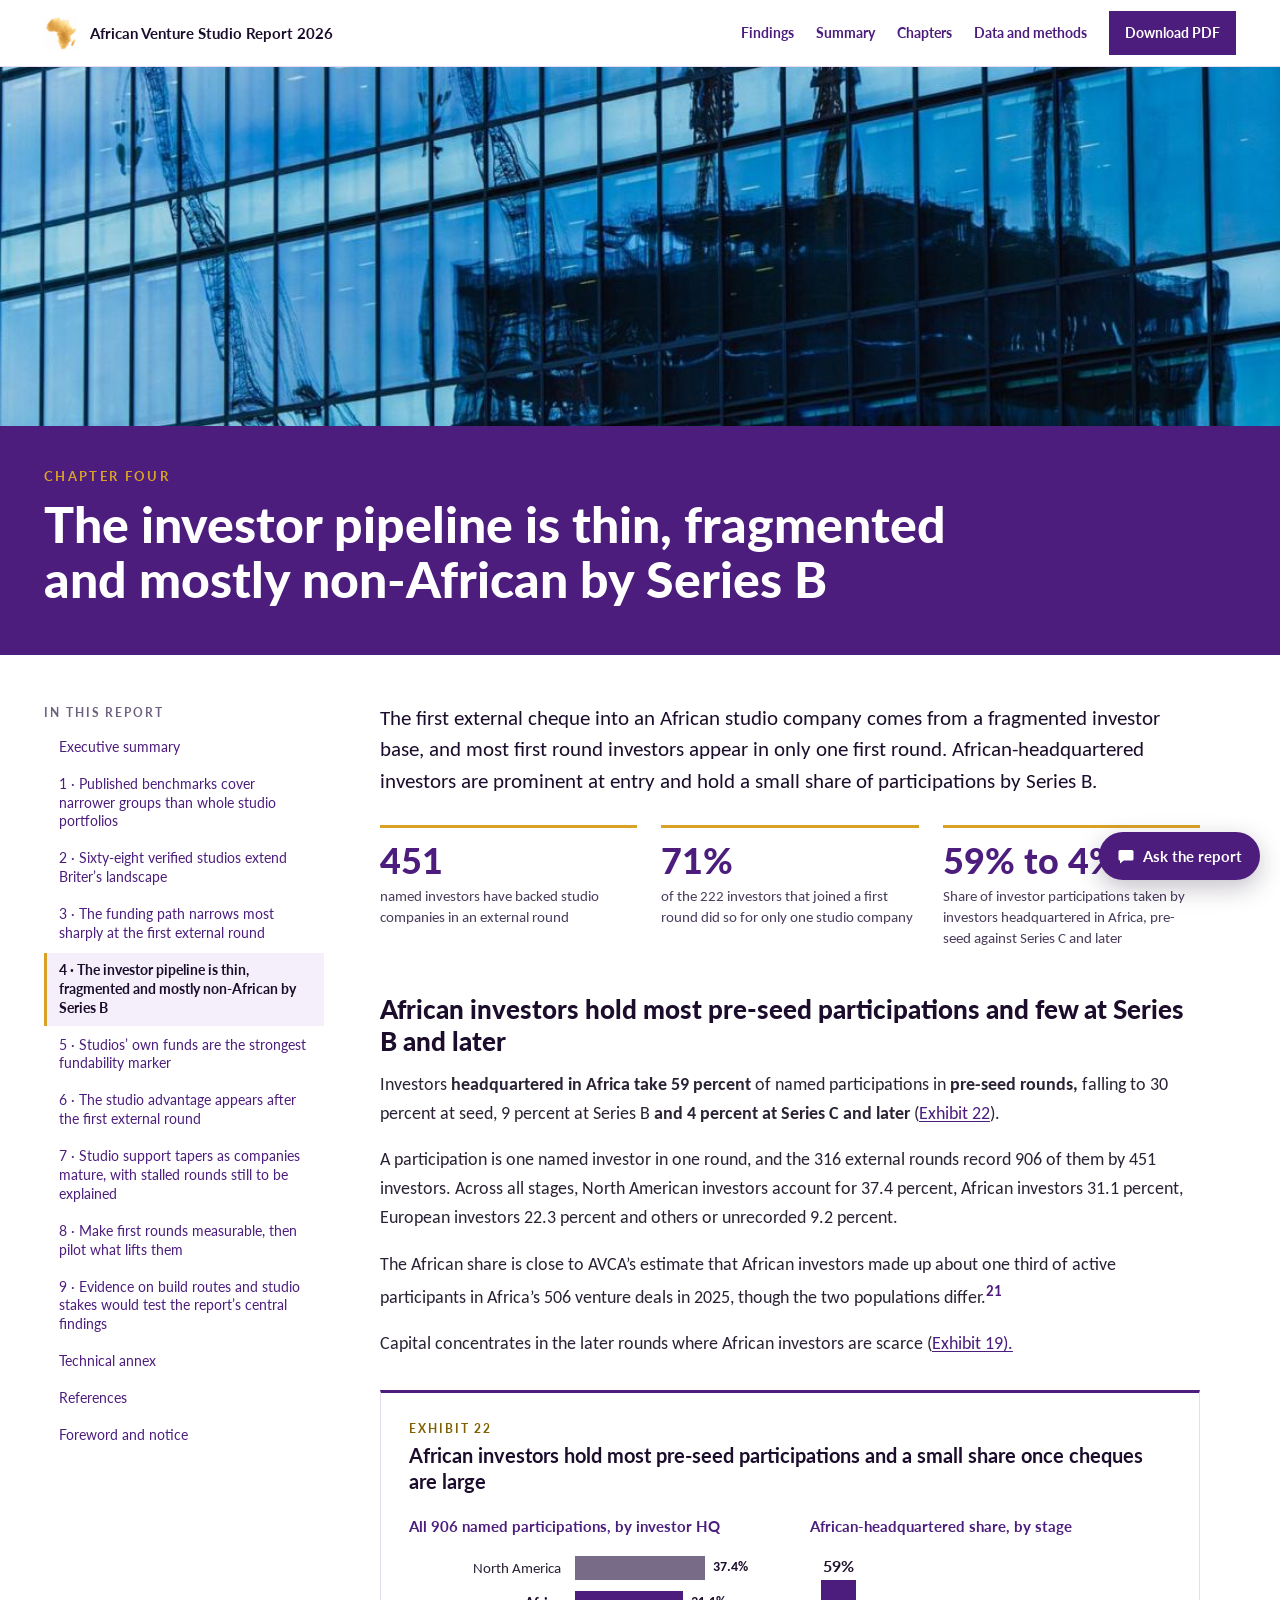
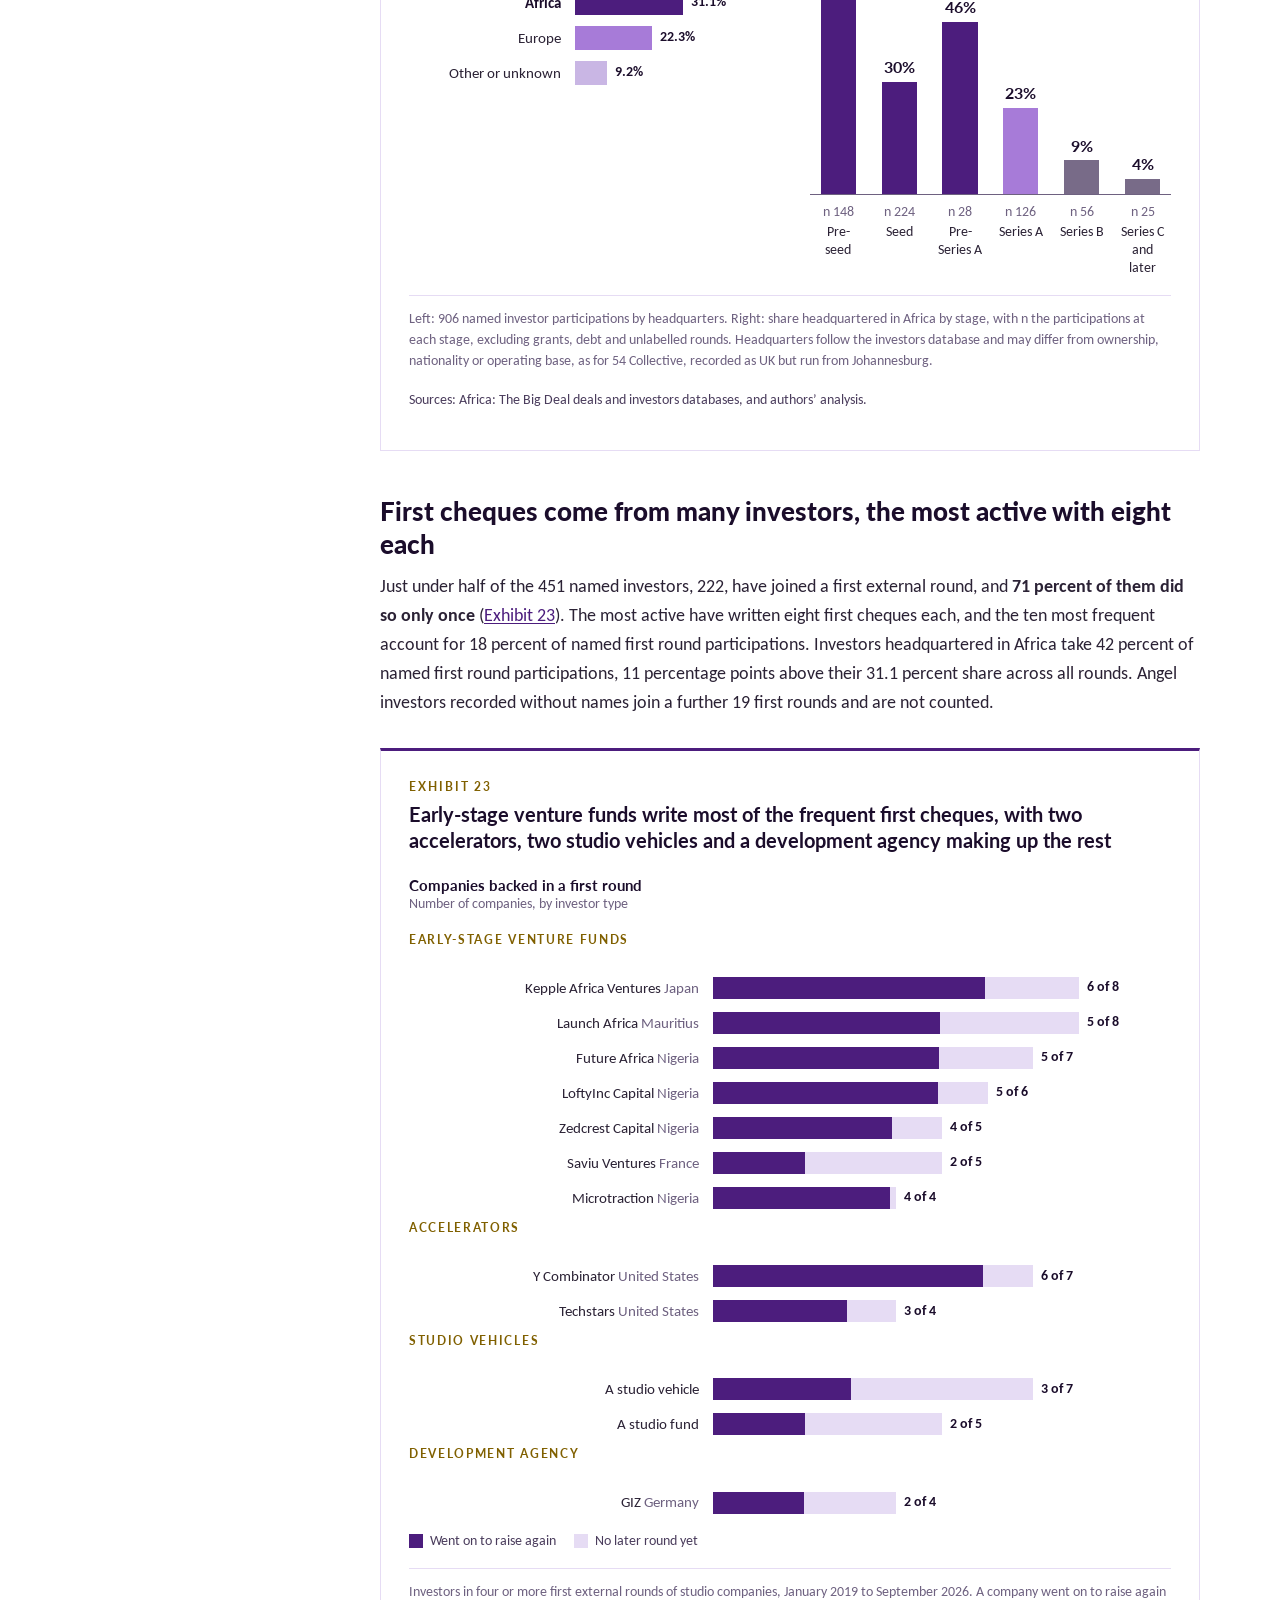
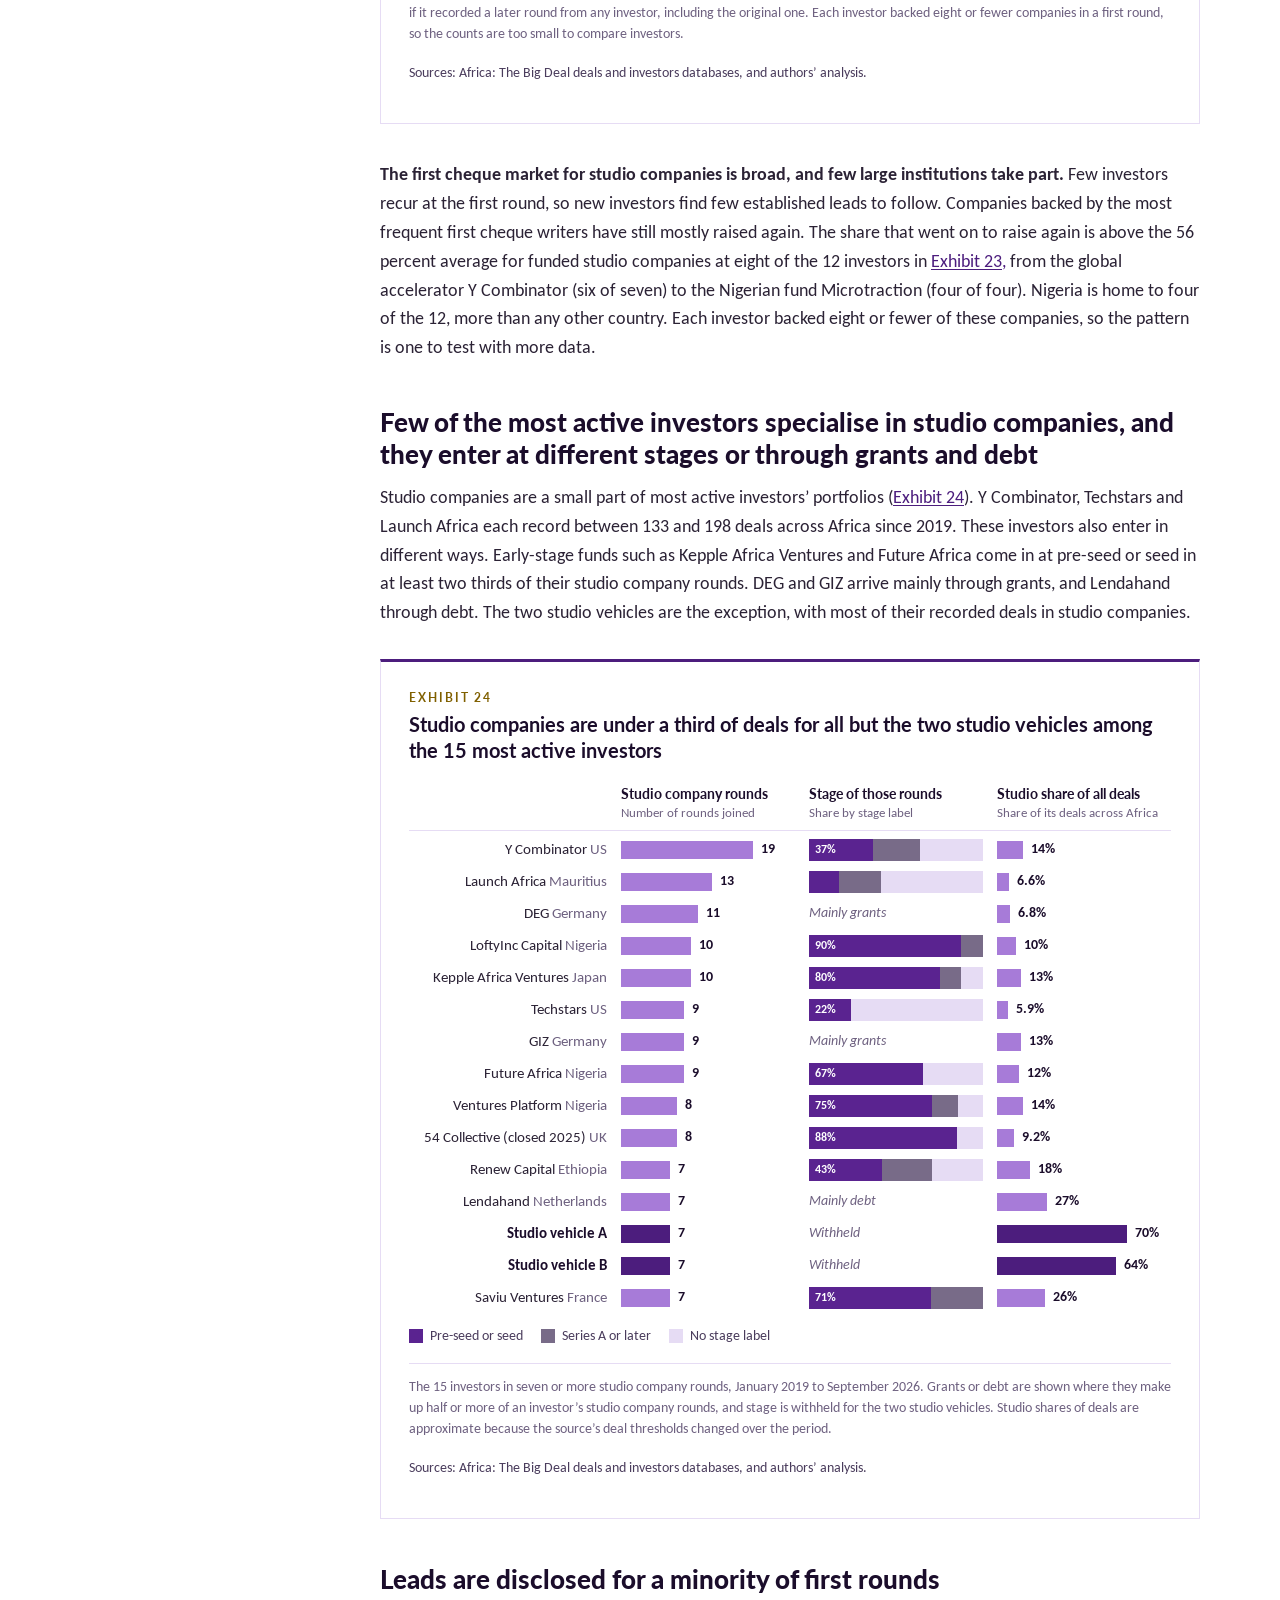
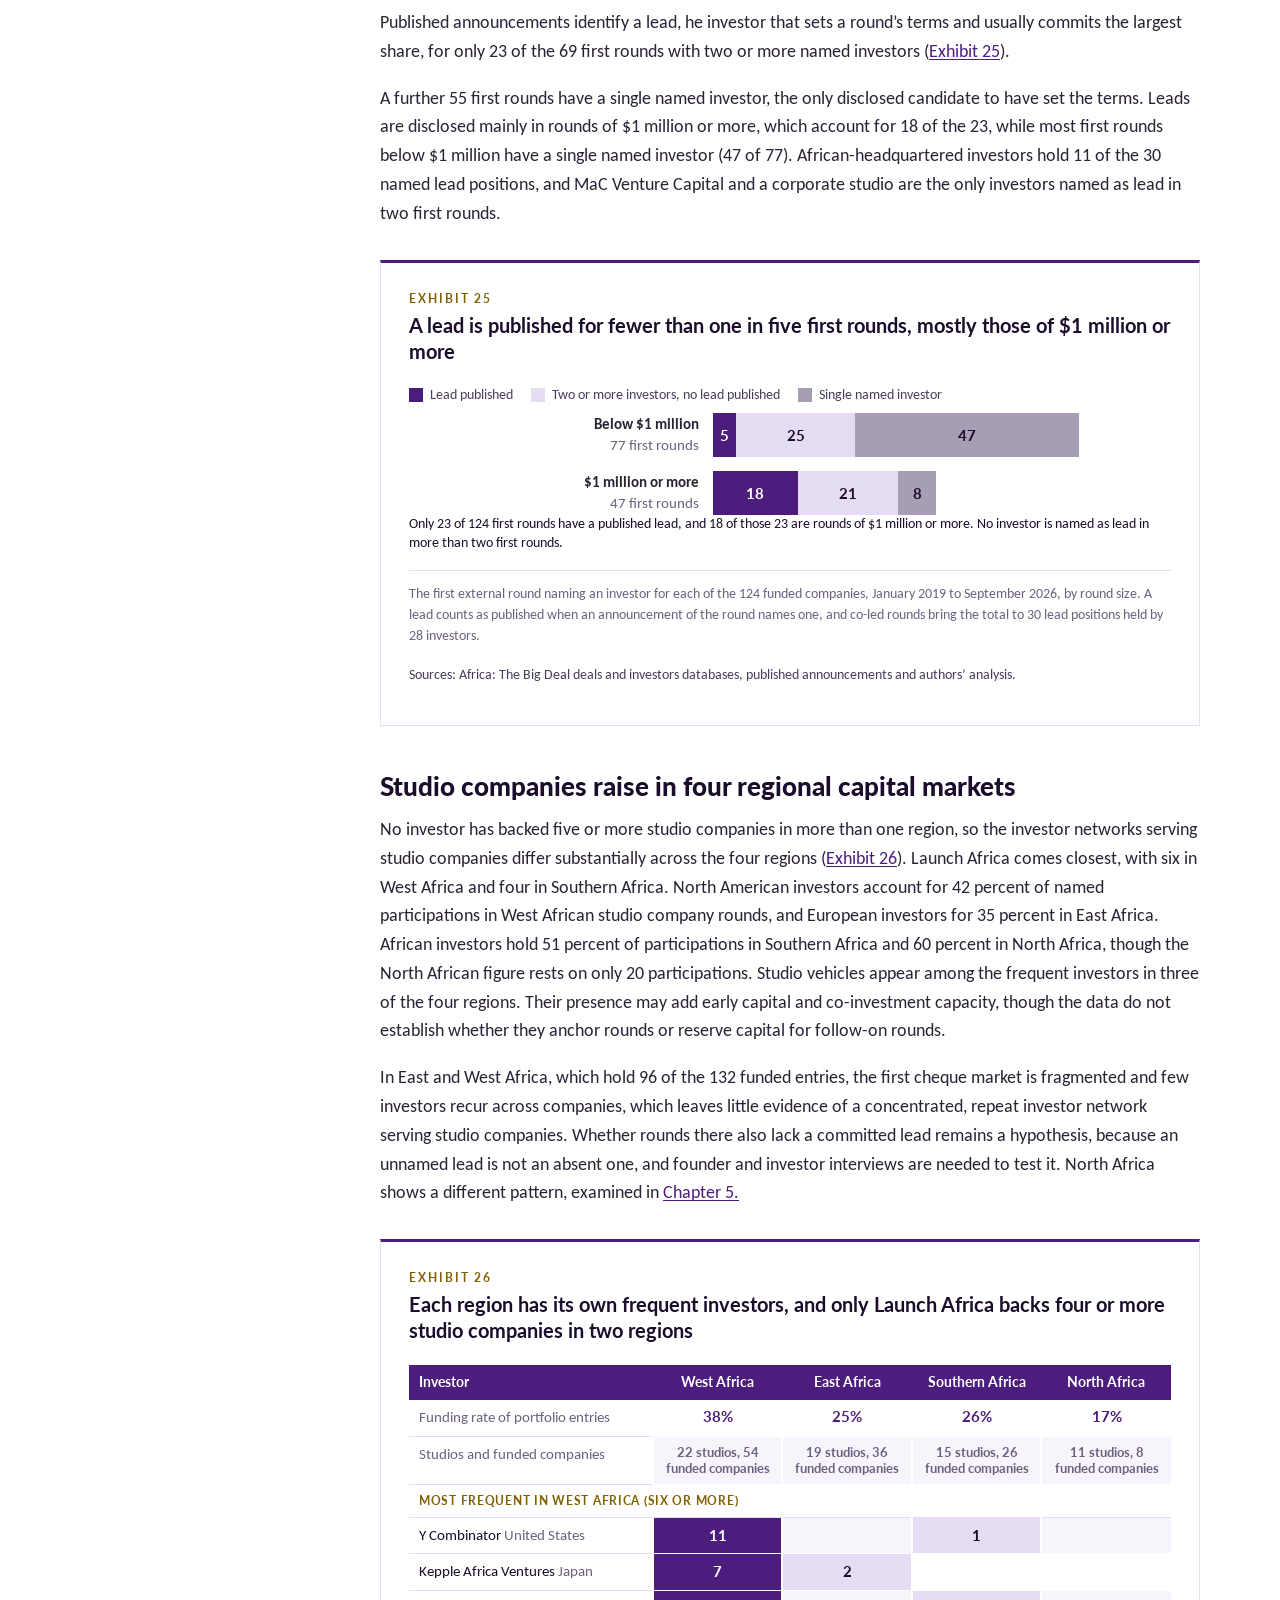
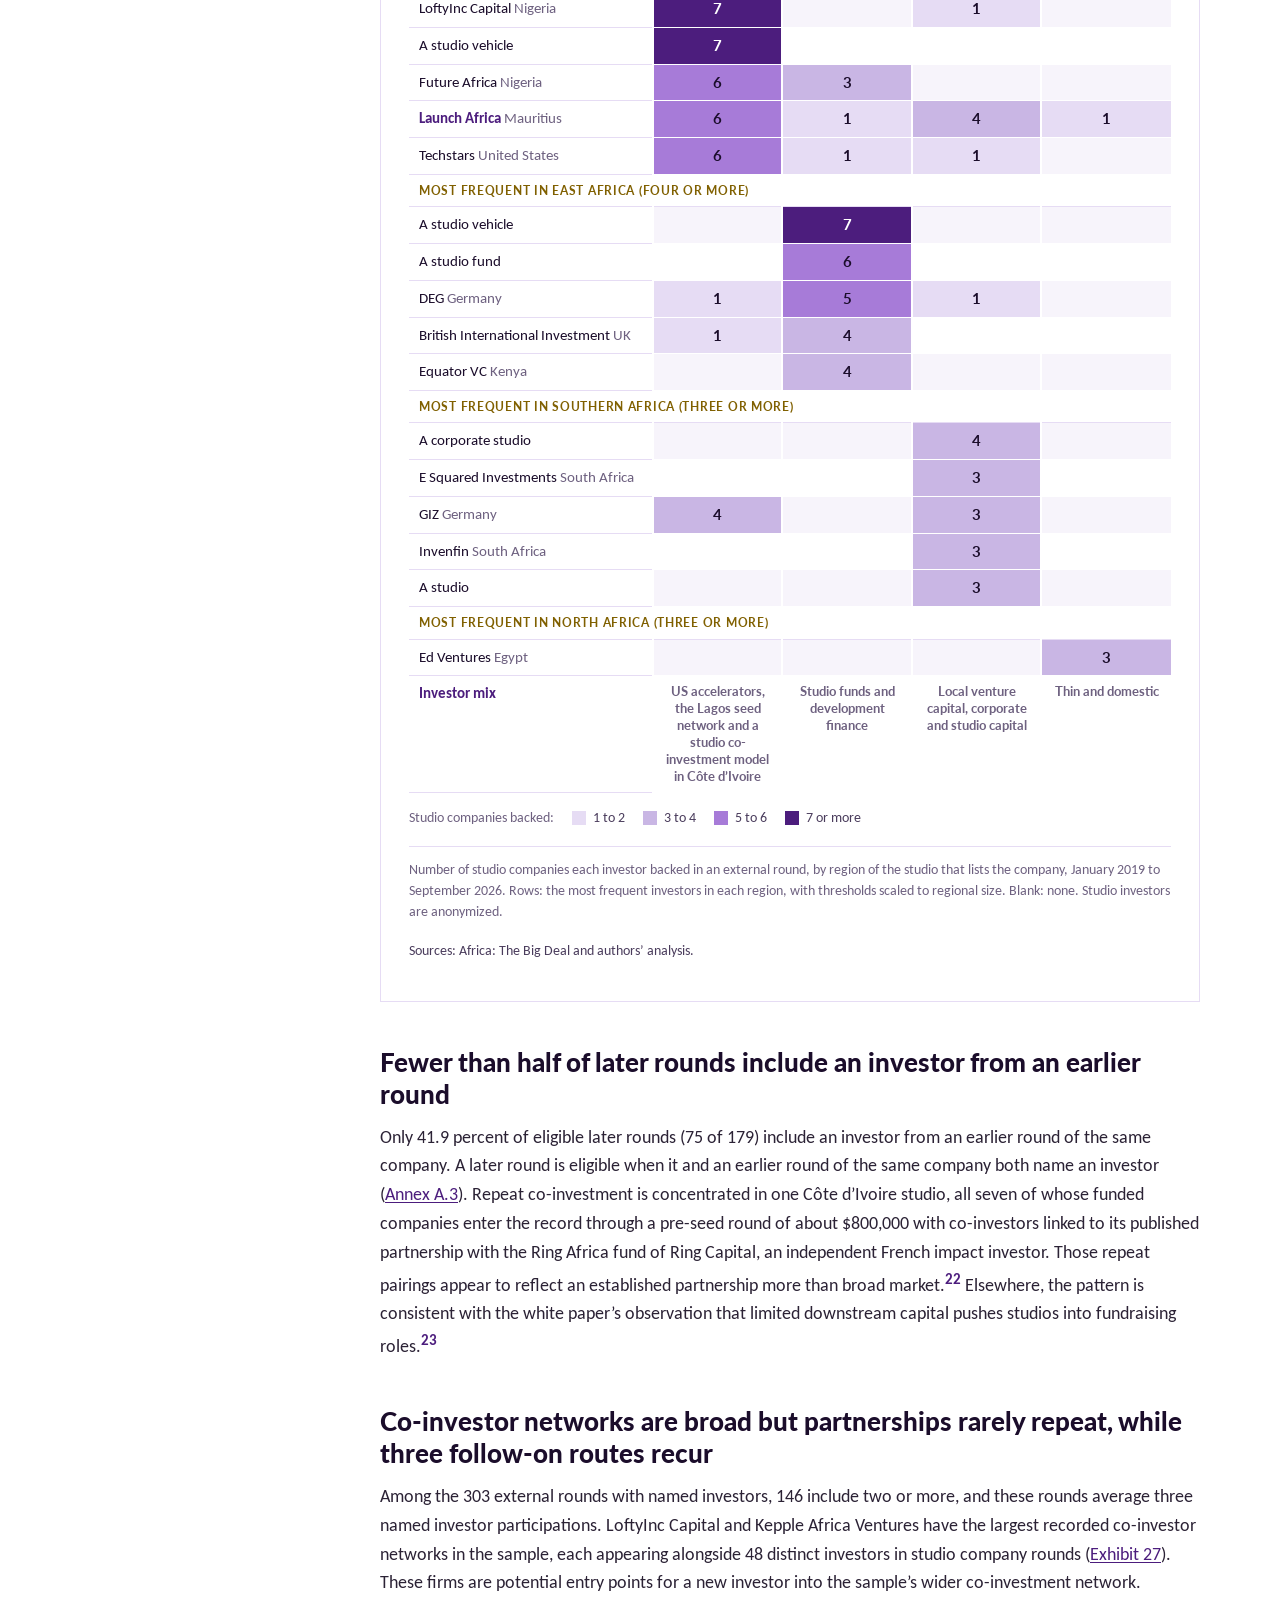
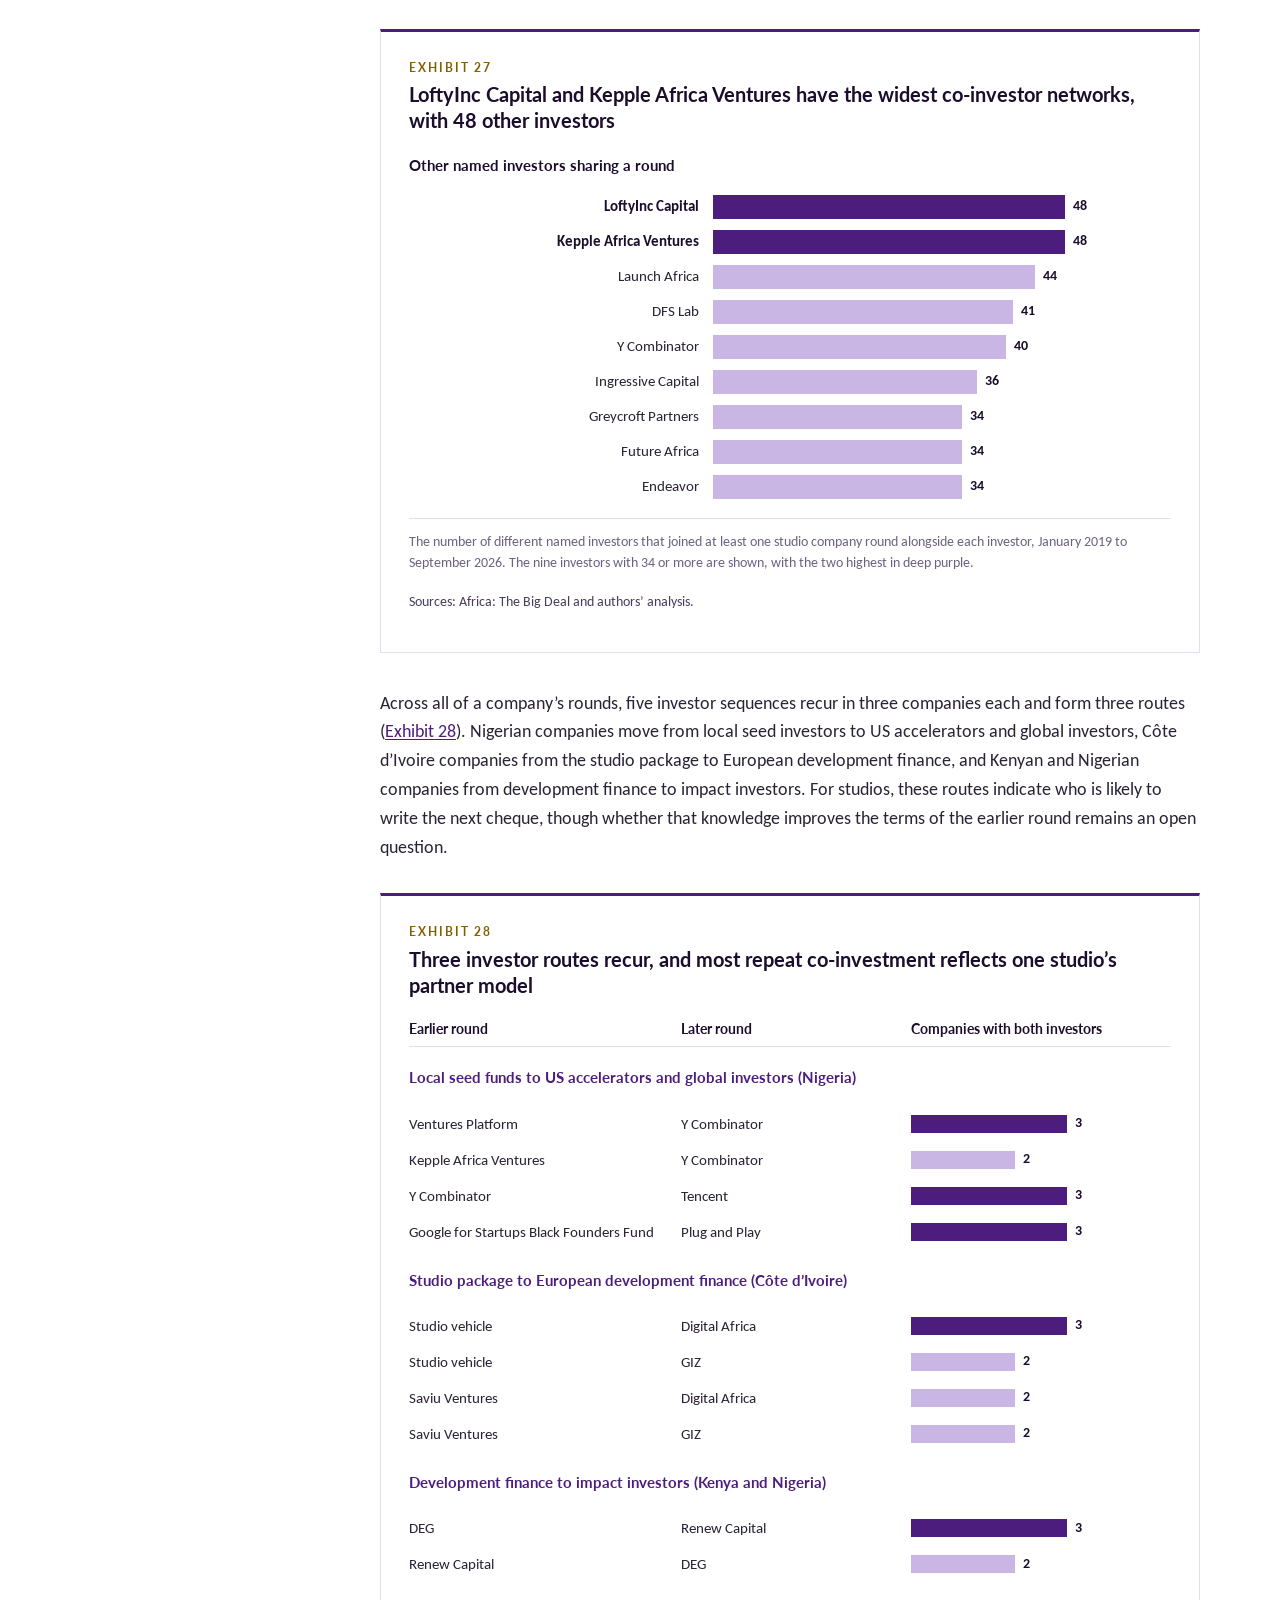
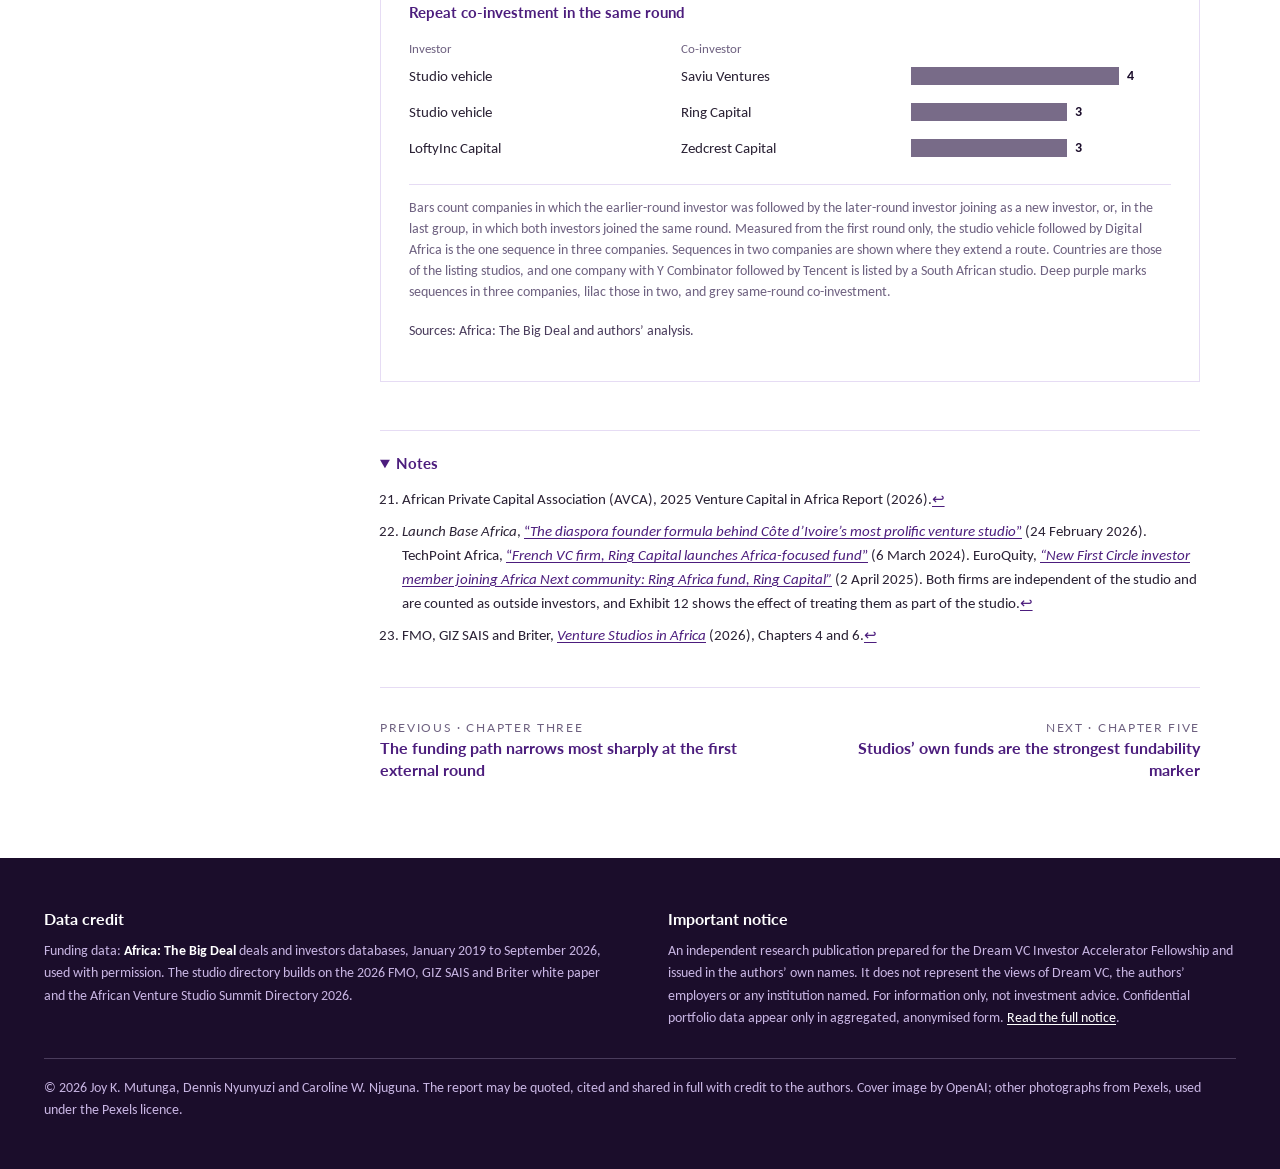
<file: chapter-4.html>
<!doctype html>
<html lang="en">
<head>
<meta charset="utf-8">
<meta name="viewport" content="width=device-width, initial-scale=1">
<title>Chapter Four: The investor pipeline is thin, fragmented and mostly non-African by Series B | African Venture Studio Report 2026</title>
<meta name="description" content="Chapter Four: who invests in African venture studio companies, and why the investor pipeline is thin, fragmented and mostly non-African by Series B.">
<link rel="canonical" href="https://african-venture-studio-report.github.io/chapter-4.html">
<meta property="og:title" content="Chapter Four: The investor pipeline is thin, fragmented and mostly non-African by Series B | African Venture Studio Report 2026">
<meta property="og:description" content="How many companies in African venture studio portfolios secure external investment, and who writes their first cheque? 68 studios, 456 portfolio companies, January 2019 to September 2026.">
<meta property="og:image" content="https://african-venture-studio-report.github.io/assets/img/cover.jpg?v=600bdccd">
<meta property="og:type" content="article">
<meta name="twitter:card" content="summary_large_image">
<meta name="author" content="Joy K. Mutunga, Dennis Nyunyuzi, Caroline W. Njuguna">
<meta name="citation_title" content="African Venture Studio Report 2026: The first external cheque">
<meta name="citation_author" content="Mutunga, Joy K.">
<meta name="citation_author" content="Nyunyuzi, Dennis">
<meta name="citation_author" content="Njuguna, Caroline W.">
<meta name="citation_publication_date" content="2026/11">
<meta name="citation_pdf_url" content="https://african-venture-studio-report.github.io/assets/African-Venture-Studio-Report-2026.pdf?v=266ba995">
<link rel="icon" href="assets/img/logo.png">
<link rel="preconnect" href="https://fonts.googleapis.com">
<link rel="preconnect" href="https://fonts.gstatic.com" crossorigin>
<link rel="stylesheet" href="https://fonts.googleapis.com/css2?family=Lato:wght@400;700;900&family=Carlito:ital,wght@0,400;0,700;1,400&display=swap">
<link rel="stylesheet" href="assets/css/site.css?v=ba65e637">
</head>
<body>
<a class="skip" href="#main">Skip to content</a>
<header class="site-head"><nav aria-label="Main">
<a class="brand" href="index.html"><img src="assets/img/logo.png" alt="African Venture Studio Report 2026 logo">African Venture Studio Report 2026</a>
<div class="nav-links"><a href="index.html#findings" class="hide-sm">Findings</a><a href="executive-summary.html">Summary</a><a href="index.html#chapters">Chapters</a><a href="annex.html" class="hide-sm">Data and methods</a><a href="assets/African-Venture-Studio-Report-2026.pdf?v=266ba995" class="btn-p" download><span class="hide-xs">Download </span>PDF</a>
<button class="menu-btn" type="button" aria-expanded="false" aria-controls="site-menu"><svg width="20" height="20" viewBox="0 0 24 24" aria-hidden="true"><path d="M3 6h18M3 12h18M3 18h18" stroke="currentColor" stroke-width="2.2" stroke-linecap="round"/></svg>Menu</button>
<div class="site-menu" id="site-menu" hidden>
<p class="eyebrow">The report</p>
<a href="index.html">Home</a><a href="executive-summary.html">Executive summary</a><a href="about.html">Foreword and notice</a>
<p class="eyebrow">Chapters</p>
<a href="chapter-1.html"><b>1</b>Published benchmarks cover narrower groups</a><a href="chapter-2.html"><b>2</b>Sixty-eight verified studios</a><a href="chapter-3.html"><b>3</b>The funding path narrows at the first round</a><a href="chapter-4.html"><b>4</b>The investor pipeline</a><a href="chapter-5.html"><b>5</b>Studios’ own funds</a><a href="chapter-6.html"><b>6</b>The studio advantage after the first round</a><a href="chapter-7.html"><b>7</b>Studio support tapers</a><a href="chapter-8.html"><b>8</b>Make first rounds measurable</a><a href="chapter-9.html"><b>9</b>Evidence still needed</a>
<p class="eyebrow">Reference</p>
<a href="annex.html">Technical annex: data and methods</a><a href="references.html">References</a>
</div>
</div>
</nav></header>
<main id="main"><section class="page-hero"><img src="assets/img/ch4.jpg" alt="Cranes reflected in the glass facade of a tower"><div class="wrap"><p class="eyebrow">Chapter Four</p><h1>The investor pipeline is thin, fragmented and mostly non-African by Series B</h1></div></section><div class="layout"><nav class="toc" aria-label="Report sections"><p class="eyebrow">In this report</p><a href="executive-summary.html">Executive summary</a><a href="chapter-1.html">1 · Published benchmarks cover narrower groups than whole studio portfolios</a><a href="chapter-2.html">2 · Sixty-eight verified studios extend Briter’s landscape</a><a href="chapter-3.html">3 · The funding path narrows most sharply at the first external round</a><a href="chapter-4.html" aria-current="page">4 · The investor pipeline is thin, fragmented and mostly non-African by Series B</a><a href="chapter-5.html">5 · Studios’ own funds are the strongest fundability marker</a><a href="chapter-6.html">6 · The studio advantage appears after the first external round</a><a href="chapter-7.html">7 · Studio support tapers as companies mature, with stalled rounds still to be explained</a><a href="chapter-8.html">8 · Make first rounds measurable, then pilot what lifts them</a><a href="chapter-9.html">9 · Evidence on build routes and studio stakes would test the report’s central findings</a><a href="annex.html">Technical annex</a><a href="references.html">References</a><a href="about.html">Foreword and notice</a></nav><article class="report"><p class="lede">The first external cheque into an African studio company comes from a fragmented investor base, and most first round investors appear in only one first round. African-headquartered investors are prominent at entry and hold a small share of participations by Series B.</p>
<div class="stat-row"><div class="stat"><b>451</b><span>named investors have backed studio companies in an external round</span></div><div class="stat"><b>71%</b><span>of the 222 investors that joined a first round did so for only one studio company</span></div><div class="stat"><b>59% to 4%</b><span>Share of investor participations taken by investors headquartered in Africa, pre-seed against Series C and later</span></div></div>
<h2 id="african-investors-hold-most-pre-seed-participations-and-few-">African investors hold most pre-seed participations and few at Series B and later</h2>
<p>Investors <strong>headquartered in Africa take 59 percent</strong> of named participations in <strong>pre-seed rounds,</strong> falling to 30 percent at seed, 9 percent at Series B <strong>and 4 percent at Series C and later</strong> (<a href="#exhibit-22">Exhibit 22</a>).</p>
<p>A participation is one named investor in one round, and the 316 external rounds record 906 of them by 451 investors. Across all stages, North American investors account for 37.4 percent, African investors 31.1 percent, European investors 22.3 percent and others or unrecorded 9.2 percent.</p>
<p>The African share is close to AVCA’s estimate that African investors made up about one third of active participants in Africa’s 506 venture deals in 2025, though the two populations differ.<a class="footnote-ref" href="#fn21" id="fnref21" role="doc-noteref"><sup>21</sup></a></p>
<p>Capital concentrates in the later rounds where African investors are scarce (<a href="chapter-3.html#exhibit-19">Exhibit 19).</a></p>
<figure class="exhibit" id="exhibit-22" data-ex="22"><figcaption class="ex-cap"><span class="ex-num"><a href="#exhibit-22">Exhibit 22</a></span><span class="ex-title"><strong>African investors hold most pre-seed participations and a small share once cheques are large</strong></span></figcaption><div class="ex-chart"></div><div class="ex-notes"><p class="">Left: 906 named investor participations by headquarters. Right: share headquartered in Africa by stage, with n the participations at each stage, excluding grants, debt and unlabelled rounds. Headquarters follow the investors database and may differ from ownership, nationality or operating base, as for 54 Collective, recorded as UK but run from Johannesburg.</p><p class="src">Sources: Africa: The Big Deal deals and investors databases, and authors’ analysis.</p></div></figure>
<h2 id="first-cheques-come-from-many-investors-the-most-active-with-">First cheques come from many investors, the most active with eight each</h2>
<p>Just under half of the 451 named investors, 222, have joined a first external round, and <strong>71 percent of them did so only once</strong> (<a href="#exhibit-23">Exhibit 23</a>). The most active have written eight first cheques each, and the ten most frequent account for 18 percent of named first round participations. Investors headquartered in Africa take 42 percent of named first round participations, 11 percentage points above their 31.1 percent share across all rounds. Angel investors recorded without names join a further 19 first rounds and are not counted.</p>
<figure class="exhibit" id="exhibit-23" data-ex="23"><figcaption class="ex-cap"><span class="ex-num"><a href="#exhibit-23">Exhibit 23</a></span><span class="ex-title"><strong>Early-stage venture funds write most of the frequent first cheques, with two accelerators, two studio vehicles and a development agency making up the rest</strong></span></figcaption><div class="ex-chart"></div><div class="ex-notes"><p class="">Investors in four or more first external rounds of studio companies, January 2019 to September 2026. A company went on to raise again if it recorded a later round from any investor, including the original one. Each investor backed eight or fewer companies in a first round, so the counts are too small to compare investors.</p><p class="src">Sources: Africa: The Big Deal deals and investors databases, and authors’ analysis.</p></div></figure>
<p><strong>The first cheque market for studio companies is broad, and few large institutions take part.</strong> Few investors recur at the first round, so new investors find few established leads to follow. Companies backed by the most frequent first cheque writers have still mostly raised again. The share that went on to raise again is above the 56 percent average for funded studio companies at eight of the 12 investors in <a href="#exhibit-23">Exhibit 23,</a> from the global accelerator Y Combinator (six of seven) to the Nigerian fund Microtraction (four of four). Nigeria is home to four of the 12, more than any other country. Each investor backed eight or fewer of these companies, so the pattern is one to test with more data.</p>
<h2 id="few-of-the-most-active-investors-specialise-in-studio-compan">Few of the most active investors specialise in studio companies, and they enter at different stages or through grants and debt</h2>
<p>Studio companies are a small part of most active investors’ portfolios (<a href="#exhibit-24">Exhibit 24</a>). Y Combinator, Techstars and Launch Africa each record between 133 and 198 deals across Africa since 2019. These investors also enter in different ways. Early-stage funds such as Kepple Africa Ventures and Future Africa come in at pre-seed or seed in at least two thirds of their studio company rounds. DEG and GIZ arrive mainly through grants, and Lendahand through debt. The two studio vehicles are the exception, with most of their recorded deals in studio companies.</p>
<figure class="exhibit" id="exhibit-24" data-ex="24"><figcaption class="ex-cap"><span class="ex-num"><a href="#exhibit-24">Exhibit 24</a></span><span class="ex-title"><strong>Studio companies are under a third of deals for all but the two studio vehicles among the 15 most active investors</strong></span></figcaption><div class="ex-chart"></div><div class="ex-notes"><p class="">The 15 investors in seven or more studio company rounds, January 2019 to September 2026. Grants or debt are shown where they make up half or more of an investor’s studio company rounds, and stage is withheld for the two studio vehicles. Studio shares of deals are approximate because the source’s deal thresholds changed over the period.</p><p class="src">Sources: Africa: The Big Deal deals and investors databases, and authors’ analysis.</p></div></figure>
<h2 id="leads-are-disclosed-for-a-minority-of-first-rounds">Leads are disclosed for a minority of first rounds</h2>
<p>Published announcements identify a lead, he investor that sets a round’s terms and usually commits the largest share, for only 23 of the 69 first rounds with two or more named investors (<a href="#exhibit-25">Exhibit 25</a>).</p>
<p>A further 55 first rounds have a single named investor, the only disclosed candidate to have set the terms. Leads are disclosed mainly in rounds of $1 million or more, which account for 18 of the 23, while most first rounds below $1 million have a single named investor (47 of 77). African-headquartered investors hold 11 of the 30 named lead positions, and MaC Venture Capital and a corporate studio are the only investors named as lead in two first rounds.</p>
<figure class="exhibit" id="exhibit-25" data-ex="25"><figcaption class="ex-cap"><span class="ex-num"><a href="#exhibit-25">Exhibit 25</a></span><span class="ex-title"><strong>A lead is published for fewer than one in five first rounds, mostly those of $1 million or more</strong></span></figcaption><div class="ex-chart"></div><div class="ex-notes"><p class="">The first external round naming an investor for each of the 124 funded companies, January 2019 to September 2026, by round size. A lead counts as published when an announcement of the round names one, and co-led rounds bring the total to 30 lead positions held by 28 investors.</p><p class="src">Sources: Africa: The Big Deal deals and investors databases, published announcements and authors’ analysis.</p></div></figure>
<h2 id="studio-companies-raise-in-four-regional-capital-markets">Studio companies raise in four regional capital markets</h2>
<p>No investor has backed five or more studio companies in more than one region, so the investor networks serving studio companies differ substantially across the four regions (<a href="#exhibit-26">Exhibit 26</a>). Launch Africa comes closest, with six in West Africa and four in Southern Africa. North American investors account for 42 percent of named participations in West African studio company rounds, and European investors for 35 percent in East Africa. African investors hold 51 percent of participations in Southern Africa and 60 percent in North Africa, though the North African figure rests on only 20 participations. Studio vehicles appear among the frequent investors in three of the four regions. Their presence may add early capital and co-investment capacity, though the data do not establish whether they anchor rounds or reserve capital for follow-on rounds.</p>
<p>In East and West Africa, which hold 96 of the 132 funded entries, the first cheque market is fragmented and few investors recur across companies, which leaves little evidence of a concentrated, repeat investor network serving studio companies. Whether rounds there also lack a committed lead remains a hypothesis, because an unnamed lead is not an absent one, and founder and investor interviews are needed to test it. North Africa shows a different pattern, examined in <a href="chapter-5.html">Chapter 5.</a></p>
<figure class="exhibit" id="exhibit-26" data-ex="26"><figcaption class="ex-cap"><span class="ex-num"><a href="#exhibit-26">Exhibit 26</a></span><span class="ex-title"><strong>Each region has its own frequent investors, and only Launch Africa backs four or more studio companies in two regions</strong></span></figcaption><div class="ex-chart"></div><div class="ex-notes"><p class="">Number of studio companies each investor backed in an external round, by region of the studio that lists the company, January 2019 to September 2026. Rows: the most frequent investors in each region, with thresholds scaled to regional size. Blank: none. Studio investors are anonymized.</p><p class="src">Sources: Africa: The Big Deal and authors’ analysis.</p></div></figure>
<h2 id="fewer-than-half-of-later-rounds-include-an-investor-from-an-">Fewer than half of later rounds include an investor from an earlier round</h2>
<p>Only 41.9 percent of eligible later rounds (75 of 179) include an investor from an earlier round of the same company. A later round is eligible when it and an earlier round of the same company both name an investor (<a href="annex.html#a.3-counting-rules">Annex A.3</a>). Repeat co-investment is concentrated in one Côte d’Ivoire studio, all seven of whose funded companies enter the record through a pre-seed round of about $800,000 with co-investors linked to its published partnership with the Ring Africa fund of Ring Capital, an independent French impact investor. Those repeat pairings appear to reflect an established partnership more than broad market.<a class="footnote-ref" href="#fn22" id="fnref22" role="doc-noteref"><sup>22</sup></a> Elsewhere, the pattern is consistent with the white paper’s observation that limited downstream capital pushes studios into fundraising roles.<a class="footnote-ref" href="#fn23" id="fnref23" role="doc-noteref"><sup>23</sup></a></p>
<h2 id="co-investor-networks-are-broad-but-partnerships-rarely-repea">Co-investor networks are broad but partnerships rarely repeat, while three follow-on routes recur</h2>
<p>Among the 303 external rounds with named investors, 146 include two or more, and these rounds average three named investor participations. LoftyInc Capital and Kepple Africa Ventures have the largest recorded co-investor networks in the sample, each appearing alongside 48 distinct investors in studio company rounds (<a href="#exhibit-27">Exhibit 27</a>). These firms are potential entry points for a new investor into the sample’s wider co-investment network.</p>
<figure class="exhibit" id="exhibit-27" data-ex="27"><figcaption class="ex-cap"><span class="ex-num"><a href="#exhibit-27">Exhibit 27</a></span><span class="ex-title"><strong>LoftyInc Capital and Kepple Africa Ventures have the widest co-investor networks, with 48 other investors</strong></span></figcaption><div class="ex-chart"></div><div class="ex-notes"><p class="">The number of different named investors that joined at least one studio company round alongside each investor, January 2019 to September 2026. The nine investors with 34 or more are shown, with the two highest in deep purple.</p><p class="src">Sources: Africa: The Big Deal and authors’ analysis.</p></div></figure>
<p>Across all of a company’s rounds, five investor sequences recur in three companies each and form three routes (<a href="#exhibit-28">Exhibit 28</a>). Nigerian companies move from local seed investors to US accelerators and global investors, Côte d’Ivoire companies from the studio package to European development finance, and Kenyan and Nigerian companies from development finance to impact investors. For studios, these routes indicate who is likely to write the next cheque, though whether that knowledge improves the terms of the earlier round remains an open question.</p>
<figure class="exhibit" id="exhibit-28" data-ex="28"><figcaption class="ex-cap"><span class="ex-num"><a href="#exhibit-28">Exhibit 28</a></span><span class="ex-title"><strong>Three investor routes recur, and most repeat co-investment reflects one studio’s partner model</strong></span></figcaption><div class="ex-chart"></div><div class="ex-notes"><p class="">Bars count companies in which the earlier-round investor was followed by the later-round investor joining as a new investor, or, in the last group, in which both investors joined the same round. Measured from the first round only, the studio vehicle followed by Digital Africa is the one sequence in three companies. Sequences in two companies are shown where they extend a route. Countries are those of the listing studios, and one company with Y Combinator followed by Tencent is listed by a South African studio. Deep purple marks sequences in three companies, lilac those in two, and grey same-round co-investment.</p><p class="src">Sources: Africa: The Big Deal and authors’ analysis.</p></div></figure><details class="notes" open><summary>Notes</summary><ol><li id="fn21" value="21"><p>African Private Capital Association (AVCA), 2025 Venture Capital in Africa Report (2026).<a class="footnote-back" href="#fnref21" role="doc-backlink">↩︎</a></p></li><li id="fn22" value="22"><p><em>Launch Base Africa</em>, <a href="https://launchbaseafrica.com/2026/02/24/the-diaspora-founder-formula-behind-cote-divoires-most-prolific-venture-studio/" rel="noopener">“<em>The diaspora founder formula behind Côte d’Ivoire’s most prolific venture studio</em>”</a> (24 February 2026). TechPoint Africa, <a href="https://techpoint.africa/2024/03/06/ring-capital-africa-focused-fund/" rel="noopener">“<em>French VC firm, Ring Capital launches Africa-focused fund</em>”</a> (6 March 2024). EuroQuity, <em><a href="https://www.euroquity.com/en/new-first-circle-investor-member-joining-africa-next-community-ring-africa-fund-ring-capital" rel="noopener">“New First Circle investor member joining Africa Next community: Ring Africa fund, Ring Capital”</a></em> (2 April 2025). Both firms are independent of the studio and are counted as outside investors, and Exhibit 12 shows the effect of treating them as part of the studio.<a class="footnote-back" href="#fnref22" role="doc-backlink">↩︎</a></p></li><li id="fn23" value="23"><p>FMO, GIZ SAIS and Briter, <a href="https://www.fmo.nl/l/en/library/download/urn:uuid:3095af53-2474-4ca9-a676-87cc03590879/202608-white+paper-venture+studios+in+africa.pdf" rel="noopener"><em>Venture Studios in Africa</em></a> (2026), Chapters 4 and 6.<a class="footnote-back" href="#fnref23" role="doc-backlink">↩︎</a></p></li></ol></details><nav class="pager" aria-label="Previous and next"><a href="chapter-3.html"><span class="sub">Previous · Chapter Three</span><b>The funding path narrows most sharply at the first external round</b></a><a class="next" href="chapter-5.html"><span class="sub">Next · Chapter Five</span><b>Studios’ own funds are the strongest fundability marker</b></a></nav></article></div></main><footer class="site-foot"><div class="wrap">
<div class="col"><b>Data credit</b><span>Funding data: <strong>Africa: The Big Deal</strong> deals and investors databases, January 2019 to September 2026, used with permission. The studio directory builds on the 2026 FMO, GIZ SAIS and Briter white paper and the African Venture Studio Summit Directory 2026.</span></div>
<div class="col"><b>Important notice</b><span>An independent research publication prepared for the Dream VC Investor Accelerator Fellowship and issued in the authors’ own names. It does not represent the views of Dream VC, the authors’ employers or any institution named. For information only, not investment advice. Confidential portfolio data appear only in aggregated, anonymised form. <a href="about.html#important-notice">Read the full notice</a>.</span></div>
<div class="legal">© 2026 Joy K. Mutunga, Dennis Nyunyuzi and Caroline W. Njuguna. The report may be quoted, cited and shared in full with credit to the authors. Cover image by OpenAI; other photographs from Pexels, used under the Pexels licence.</div>
</div></footer>
<script src="assets/js/exhibits.js?v=3a9eb7a3"></script>
<script src="assets/js/charts.js?v=babb75bc"></script>
<script src="assets/js/site.js?v=0302a145"></script>
<script src="assets/js/chat.js?v=63d55d04" data-endpoint="https://avsr-chat.kathure16.workers.dev/"></script>
</body>
</html>
</file>
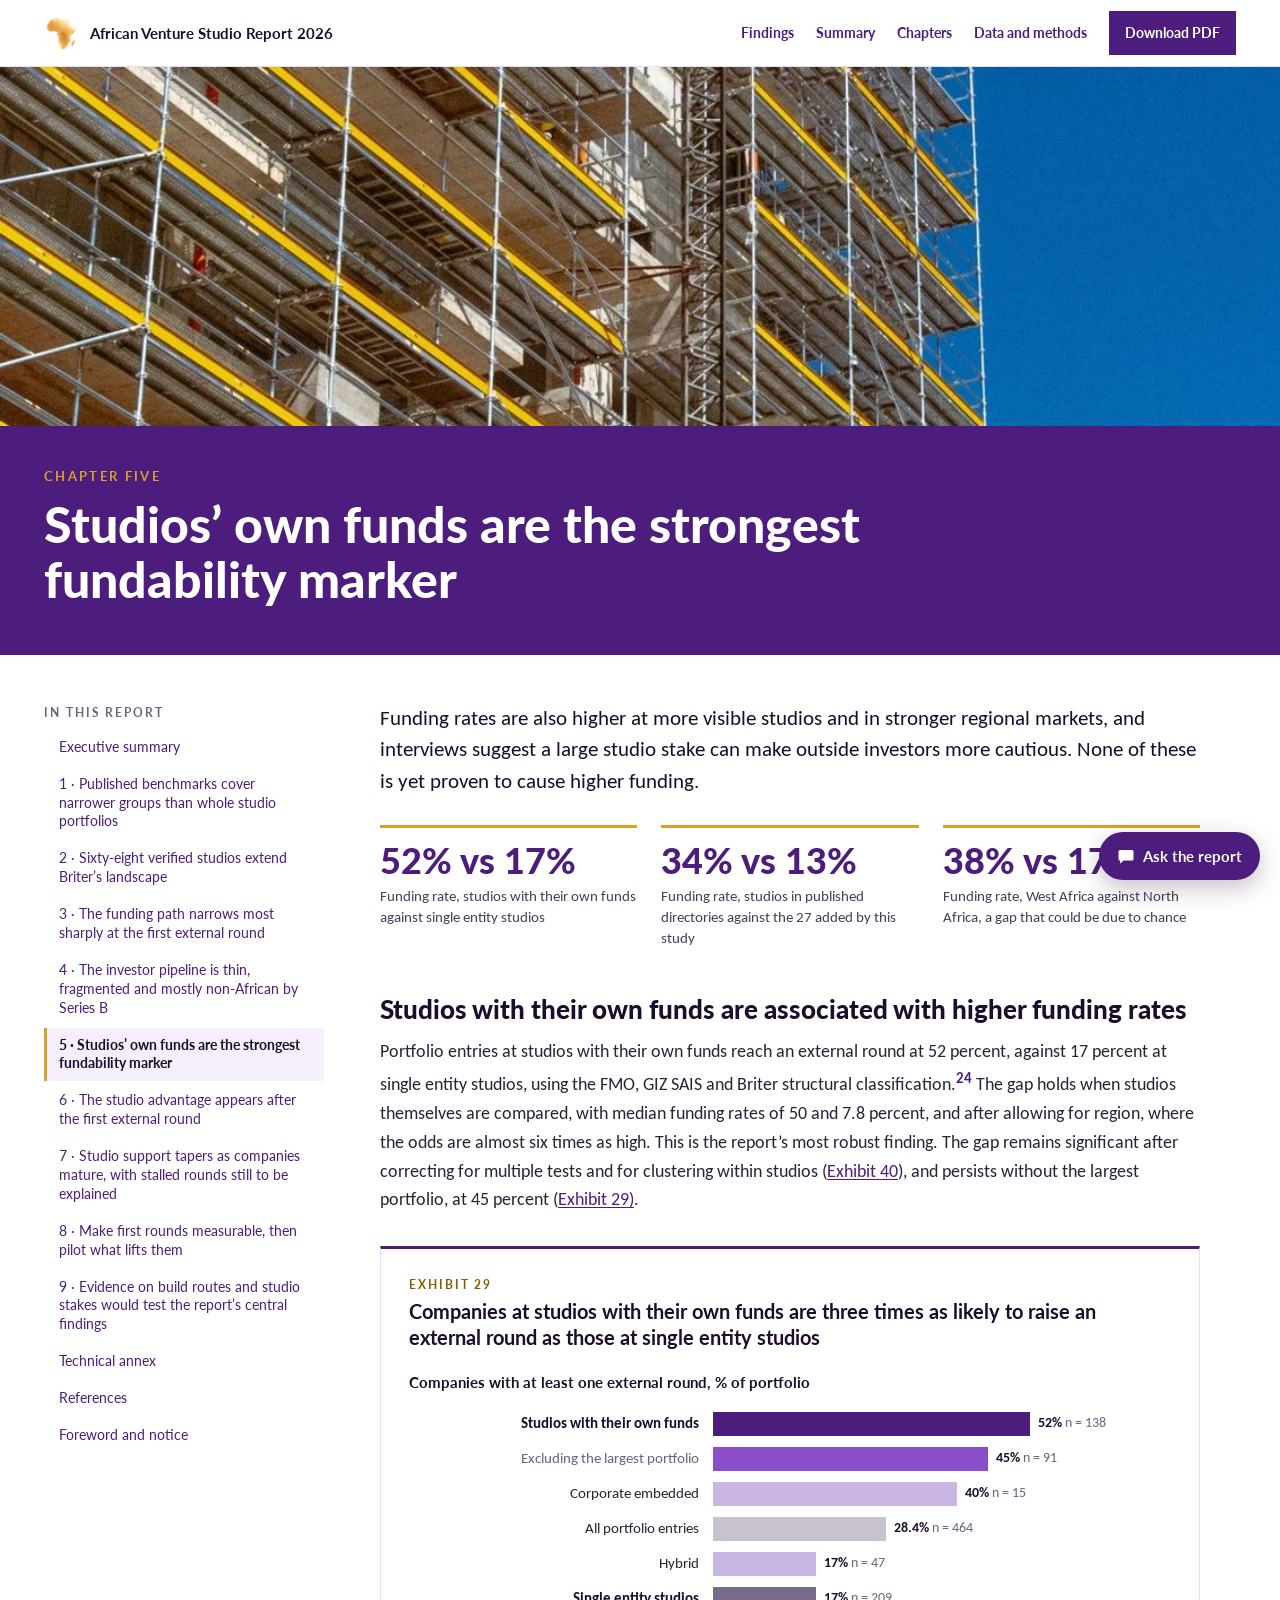
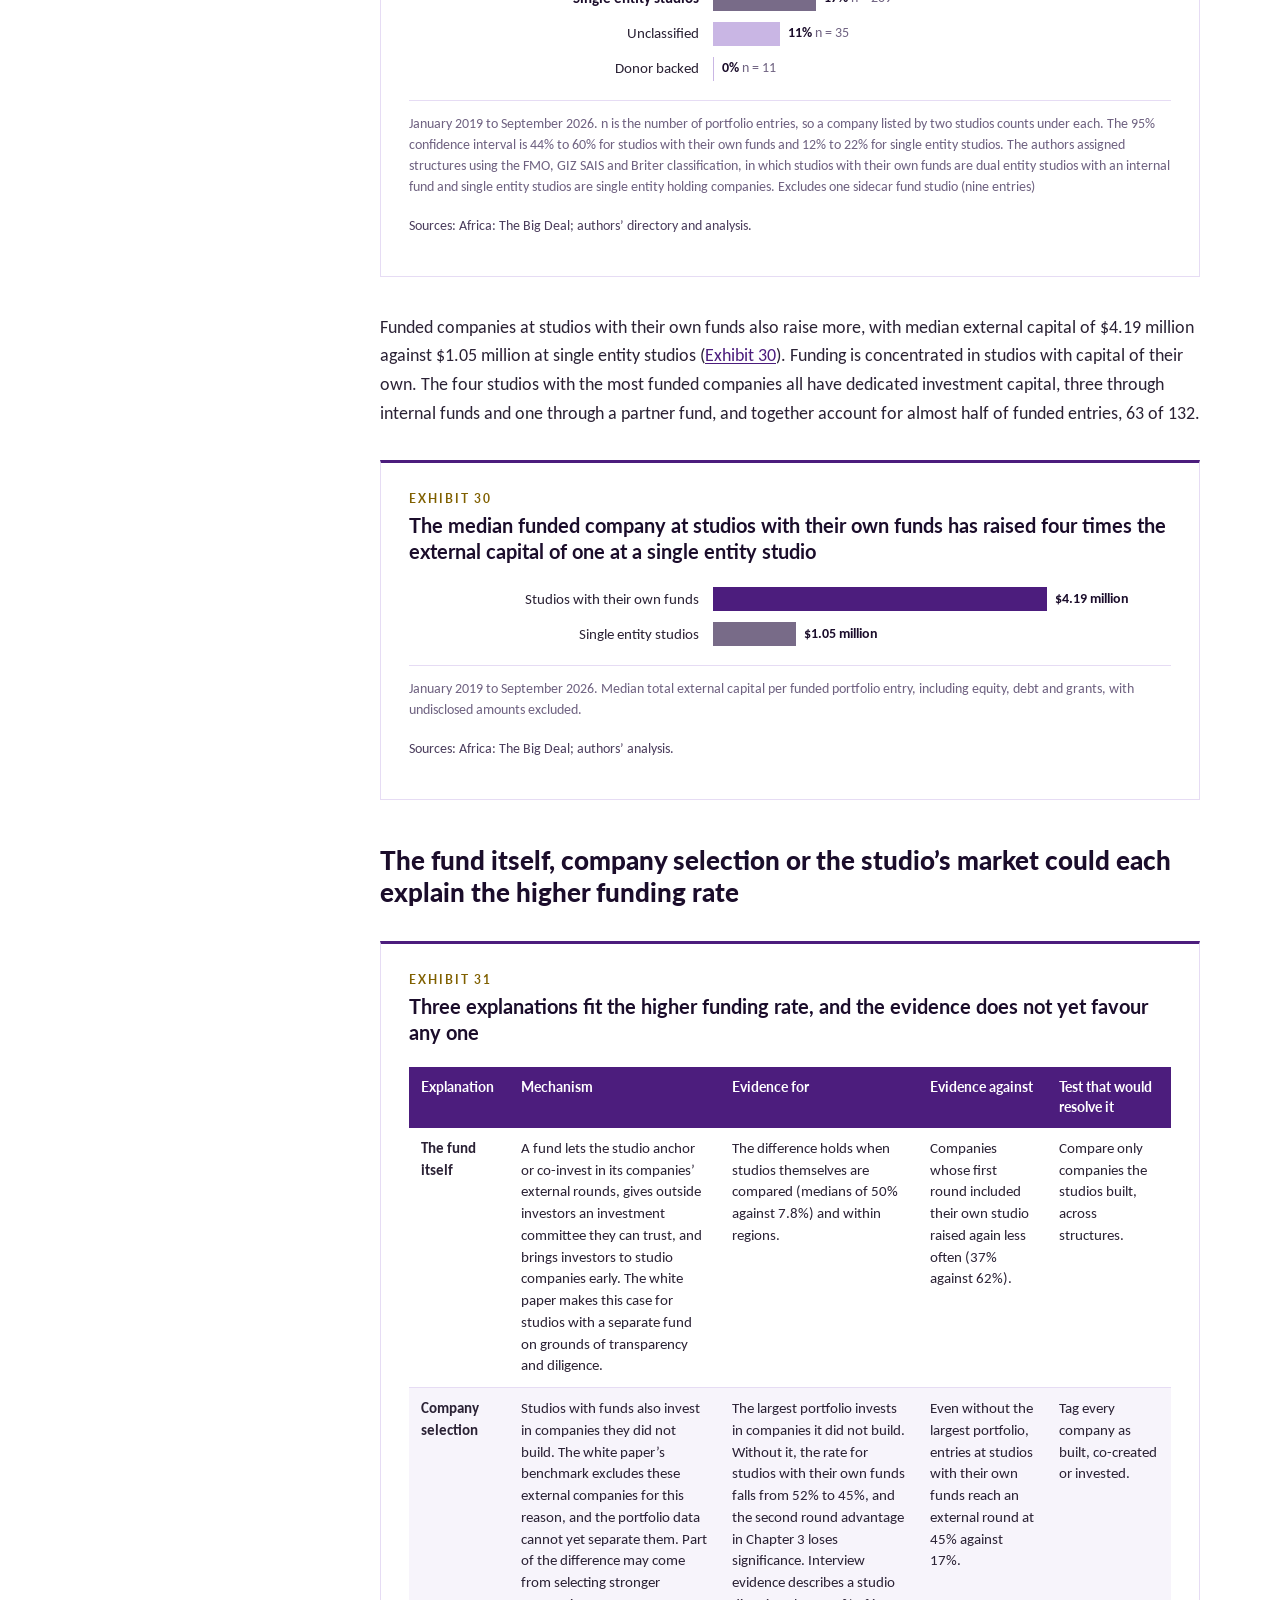
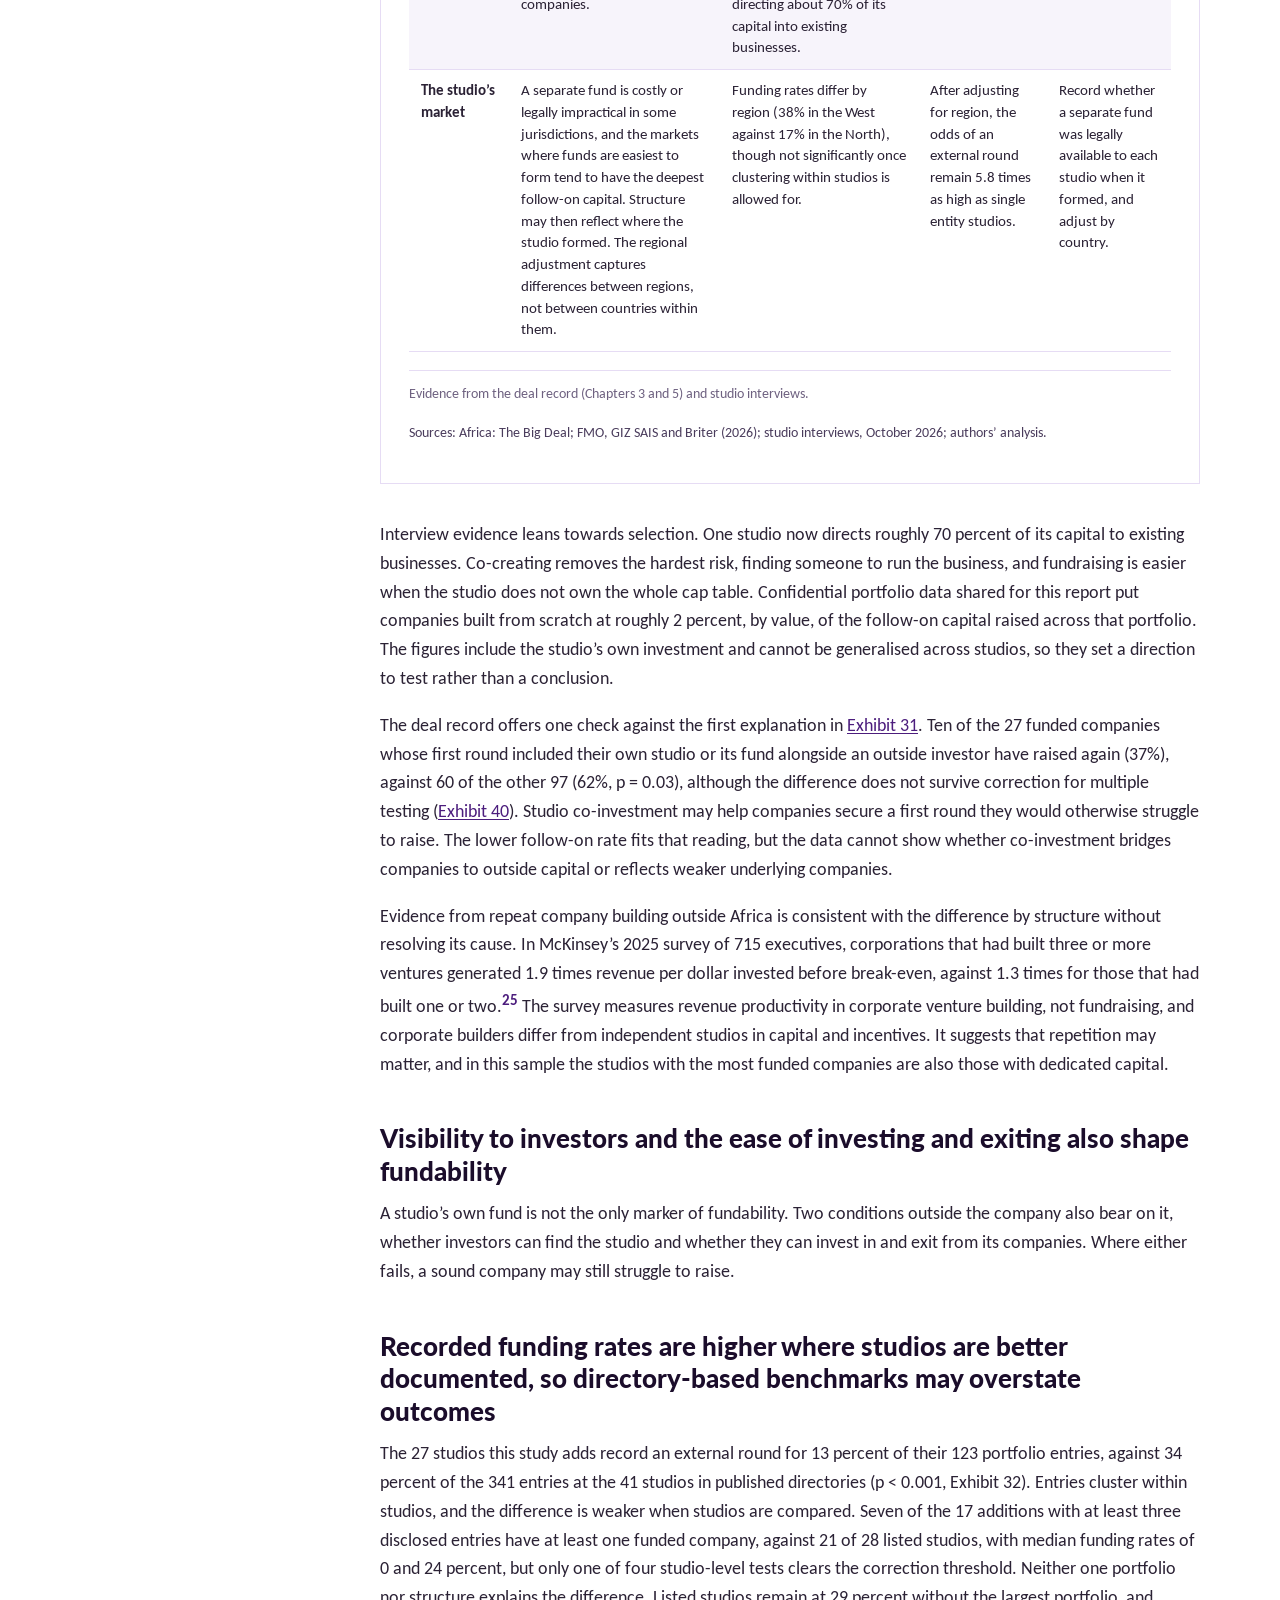
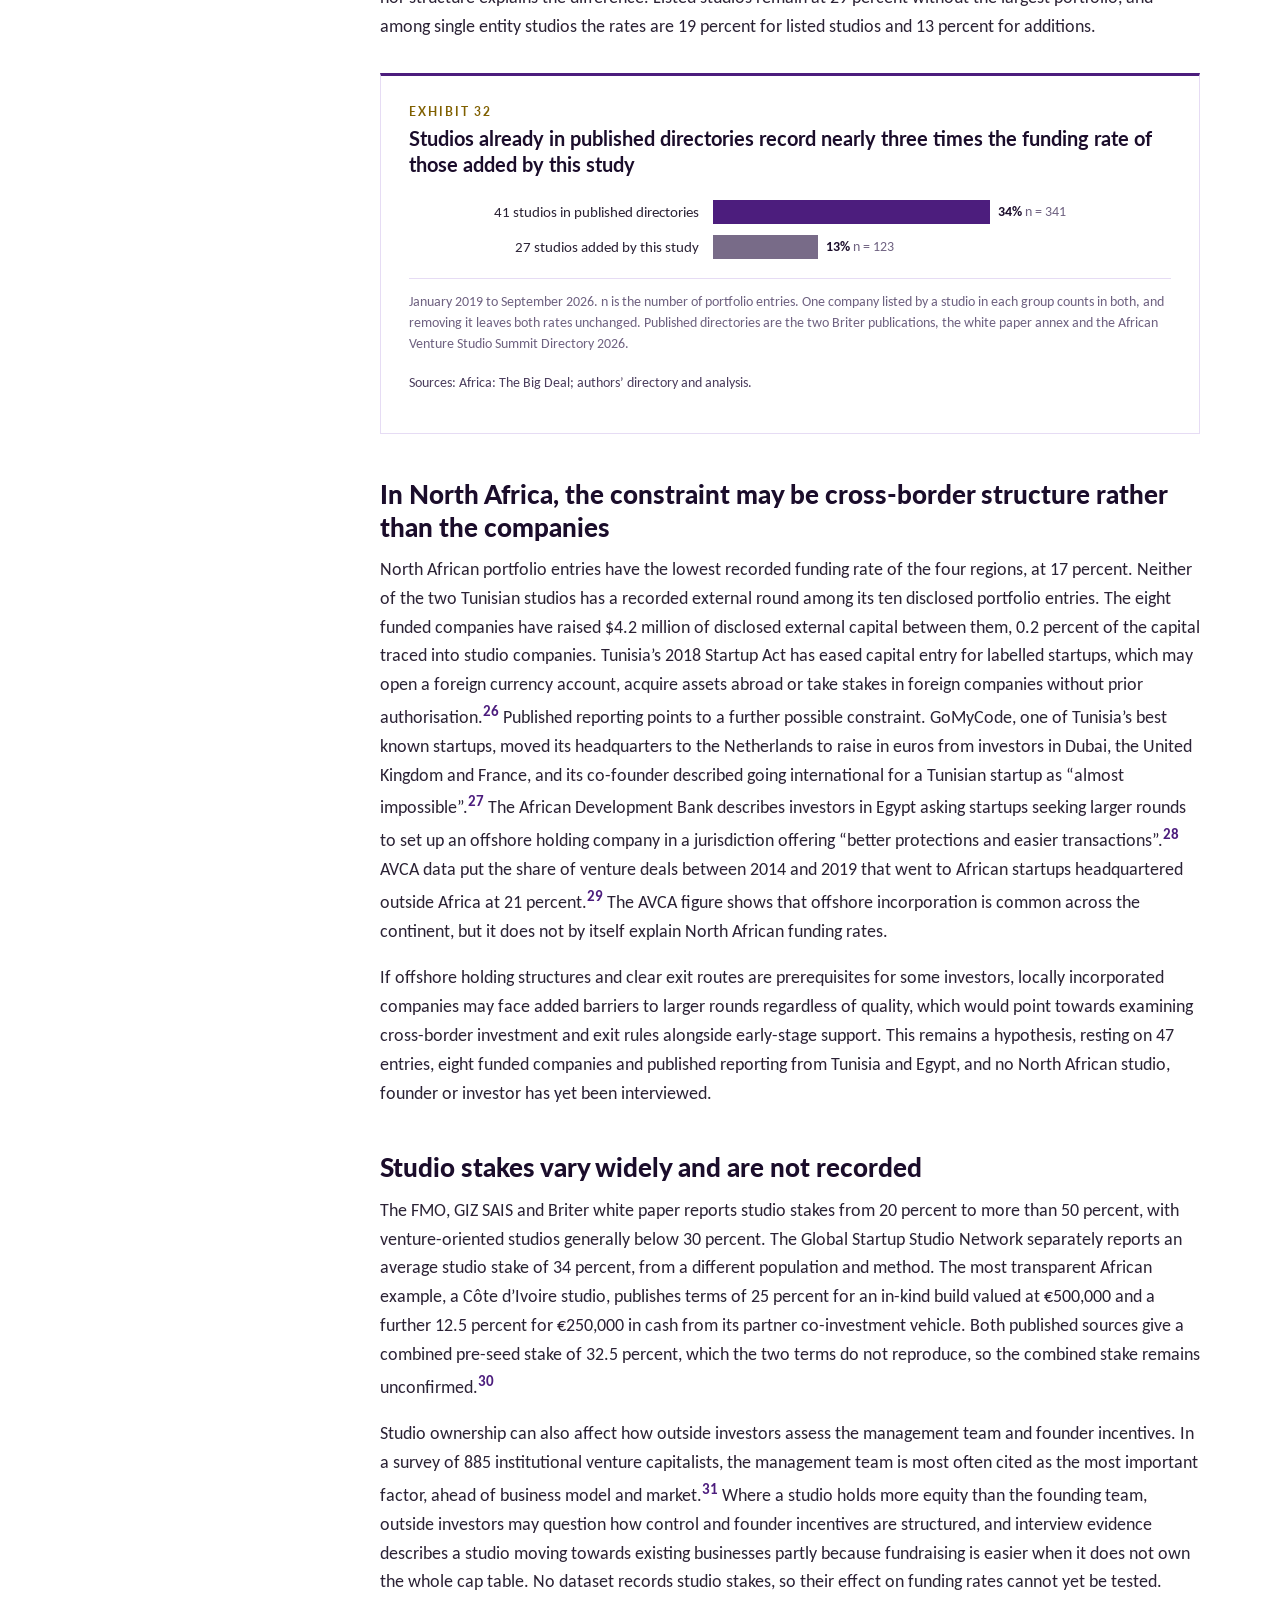
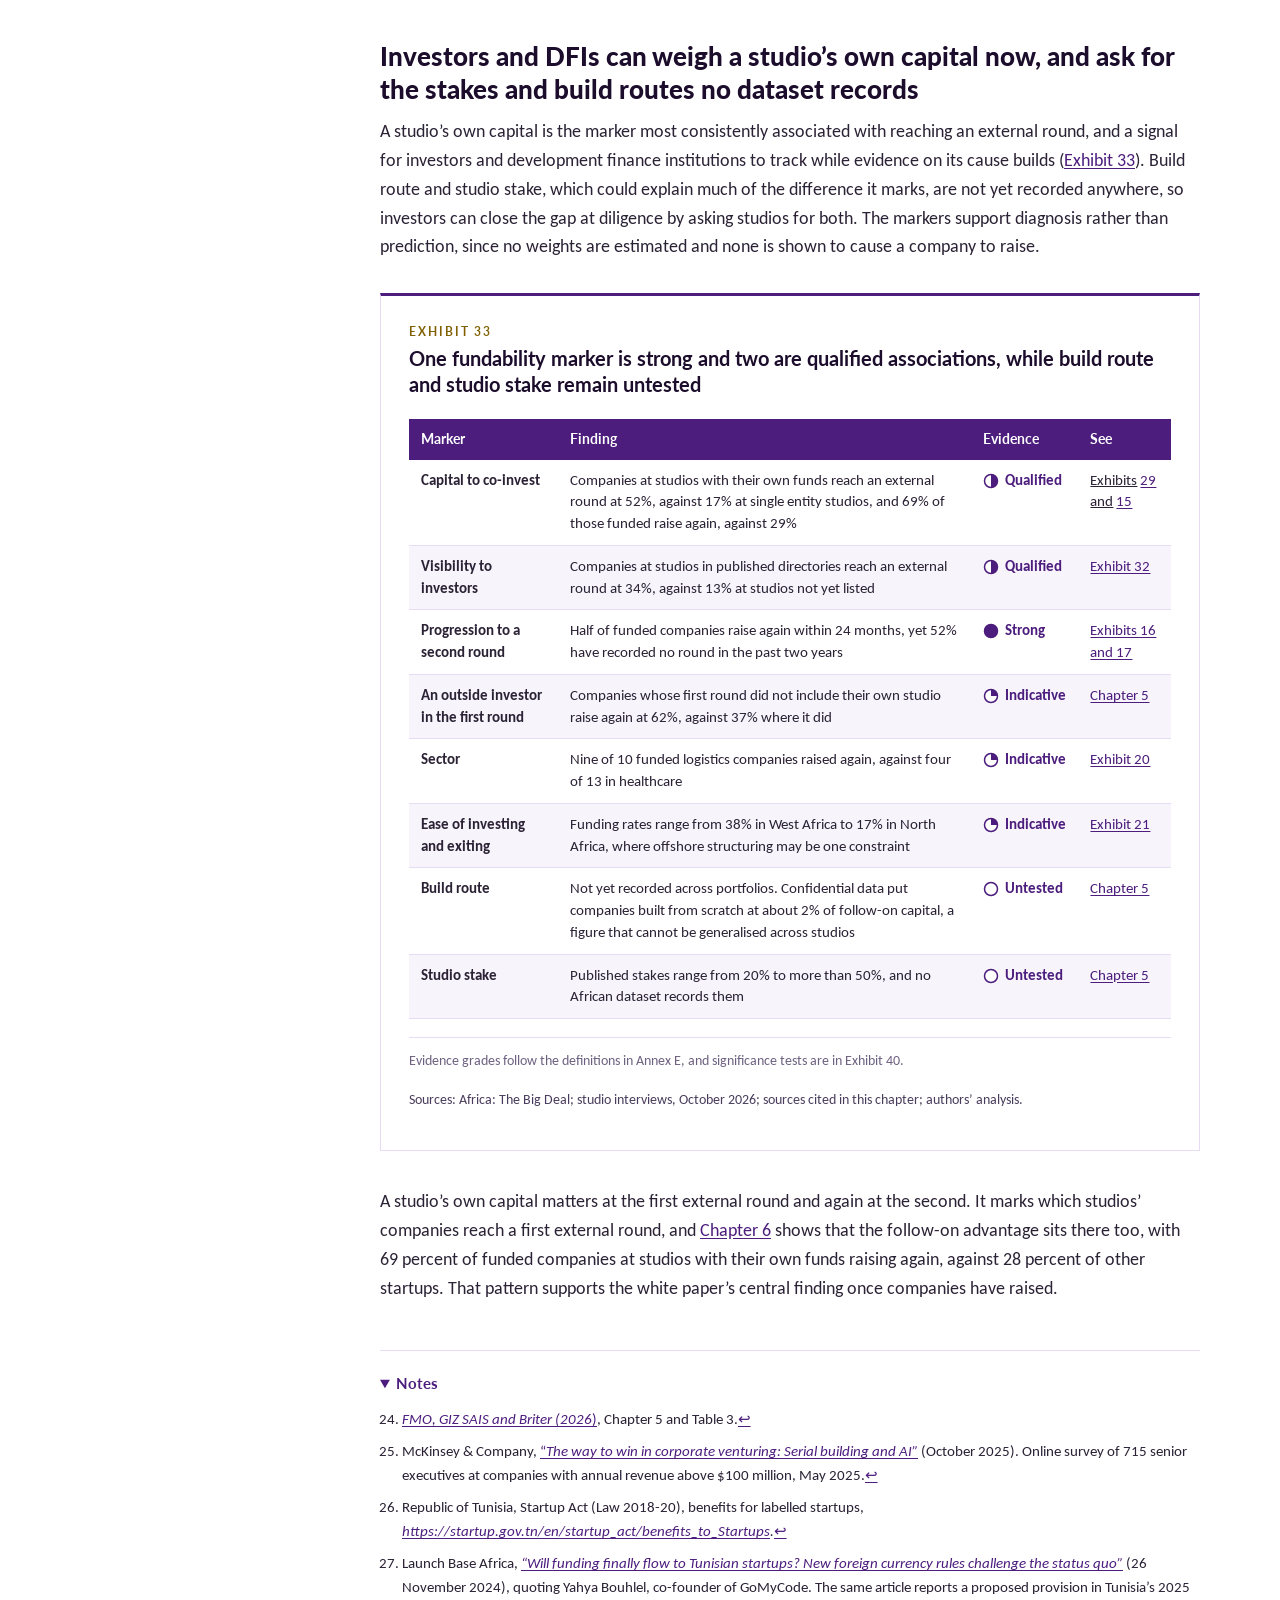
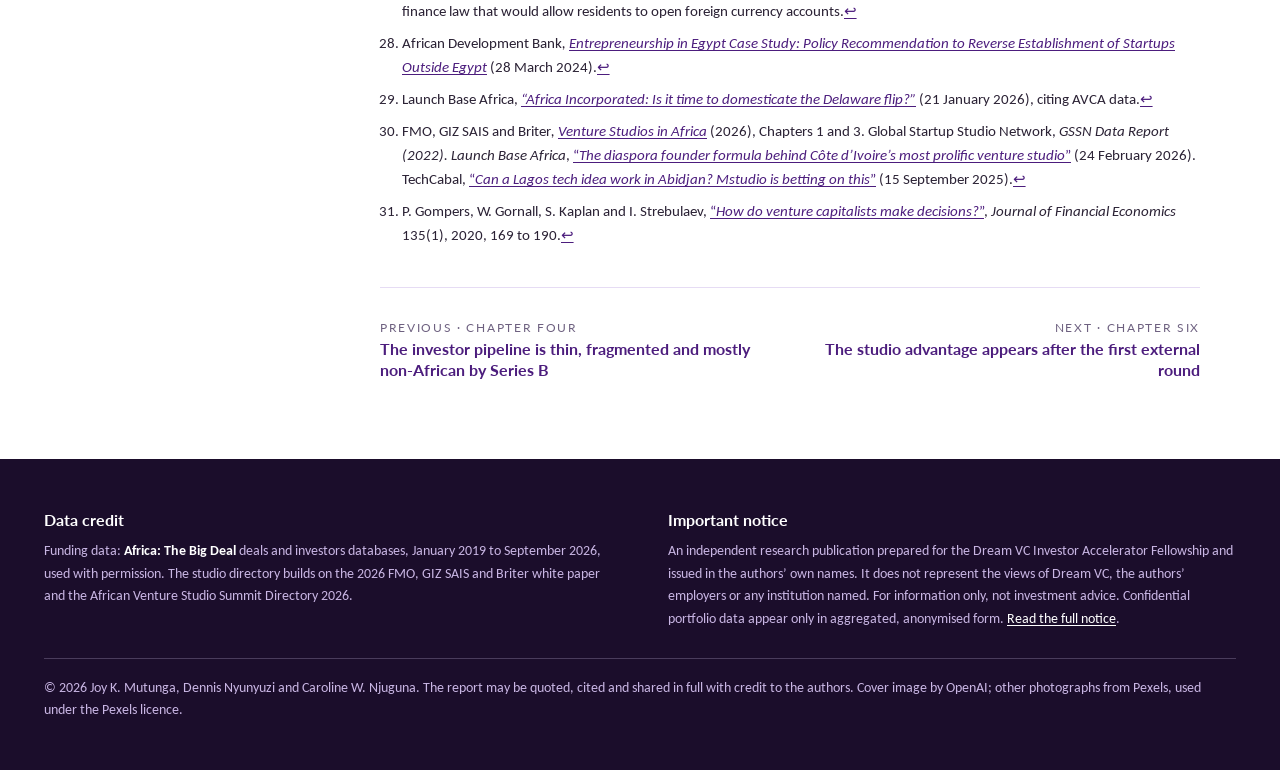
<file: chapter-5.html>
<!doctype html>
<html lang="en">
<head>
<meta charset="utf-8">
<meta name="viewport" content="width=device-width, initial-scale=1">
<title>Chapter Five: Studios’ own funds are the strongest fundability marker | African Venture Studio Report 2026</title>
<meta name="description" content="Chapter Five: the markers linked to African venture studio companies raising external capital, led by investment from studios' own funds.">
<link rel="canonical" href="https://african-venture-studio-report.github.io/chapter-5.html">
<meta property="og:title" content="Chapter Five: Studios’ own funds are the strongest fundability marker | African Venture Studio Report 2026">
<meta property="og:description" content="How many companies in African venture studio portfolios secure external investment, and who writes their first cheque? 68 studios, 456 portfolio companies, January 2019 to September 2026.">
<meta property="og:image" content="https://african-venture-studio-report.github.io/assets/img/cover.jpg?v=600bdccd">
<meta property="og:type" content="article">
<meta name="twitter:card" content="summary_large_image">
<meta name="author" content="Joy K. Mutunga, Dennis Nyunyuzi, Caroline W. Njuguna">
<meta name="citation_title" content="African Venture Studio Report 2026: The first external cheque">
<meta name="citation_author" content="Mutunga, Joy K.">
<meta name="citation_author" content="Nyunyuzi, Dennis">
<meta name="citation_author" content="Njuguna, Caroline W.">
<meta name="citation_publication_date" content="2026/11">
<meta name="citation_pdf_url" content="https://african-venture-studio-report.github.io/assets/African-Venture-Studio-Report-2026.pdf?v=266ba995">
<link rel="icon" href="assets/img/logo.png">
<link rel="preconnect" href="https://fonts.googleapis.com">
<link rel="preconnect" href="https://fonts.gstatic.com" crossorigin>
<link rel="stylesheet" href="https://fonts.googleapis.com/css2?family=Lato:wght@400;700;900&family=Carlito:ital,wght@0,400;0,700;1,400&display=swap">
<link rel="stylesheet" href="assets/css/site.css?v=ba65e637">
</head>
<body>
<a class="skip" href="#main">Skip to content</a>
<header class="site-head"><nav aria-label="Main">
<a class="brand" href="index.html"><img src="assets/img/logo.png" alt="African Venture Studio Report 2026 logo">African Venture Studio Report 2026</a>
<div class="nav-links"><a href="index.html#findings" class="hide-sm">Findings</a><a href="executive-summary.html">Summary</a><a href="index.html#chapters">Chapters</a><a href="annex.html" class="hide-sm">Data and methods</a><a href="assets/African-Venture-Studio-Report-2026.pdf?v=266ba995" class="btn-p" download><span class="hide-xs">Download </span>PDF</a>
<button class="menu-btn" type="button" aria-expanded="false" aria-controls="site-menu"><svg width="20" height="20" viewBox="0 0 24 24" aria-hidden="true"><path d="M3 6h18M3 12h18M3 18h18" stroke="currentColor" stroke-width="2.2" stroke-linecap="round"/></svg>Menu</button>
<div class="site-menu" id="site-menu" hidden>
<p class="eyebrow">The report</p>
<a href="index.html">Home</a><a href="executive-summary.html">Executive summary</a><a href="about.html">Foreword and notice</a>
<p class="eyebrow">Chapters</p>
<a href="chapter-1.html"><b>1</b>Published benchmarks cover narrower groups</a><a href="chapter-2.html"><b>2</b>Sixty-eight verified studios</a><a href="chapter-3.html"><b>3</b>The funding path narrows at the first round</a><a href="chapter-4.html"><b>4</b>The investor pipeline</a><a href="chapter-5.html"><b>5</b>Studios’ own funds</a><a href="chapter-6.html"><b>6</b>The studio advantage after the first round</a><a href="chapter-7.html"><b>7</b>Studio support tapers</a><a href="chapter-8.html"><b>8</b>Make first rounds measurable</a><a href="chapter-9.html"><b>9</b>Evidence still needed</a>
<p class="eyebrow">Reference</p>
<a href="annex.html">Technical annex: data and methods</a><a href="references.html">References</a>
</div>
</div>
</nav></header>
<main id="main"><section class="page-hero"><img src="assets/img/ch5.jpg" alt="A building wrapped in scaffolding against a blue sky"><div class="wrap"><p class="eyebrow">Chapter Five</p><h1>Studios’ own funds are the strongest fundability marker</h1></div></section><div class="layout"><nav class="toc" aria-label="Report sections"><p class="eyebrow">In this report</p><a href="executive-summary.html">Executive summary</a><a href="chapter-1.html">1 · Published benchmarks cover narrower groups than whole studio portfolios</a><a href="chapter-2.html">2 · Sixty-eight verified studios extend Briter’s landscape</a><a href="chapter-3.html">3 · The funding path narrows most sharply at the first external round</a><a href="chapter-4.html">4 · The investor pipeline is thin, fragmented and mostly non-African by Series B</a><a href="chapter-5.html" aria-current="page">5 · Studios’ own funds are the strongest fundability marker</a><a href="chapter-6.html">6 · The studio advantage appears after the first external round</a><a href="chapter-7.html">7 · Studio support tapers as companies mature, with stalled rounds still to be explained</a><a href="chapter-8.html">8 · Make first rounds measurable, then pilot what lifts them</a><a href="chapter-9.html">9 · Evidence on build routes and studio stakes would test the report’s central findings</a><a href="annex.html">Technical annex</a><a href="references.html">References</a><a href="about.html">Foreword and notice</a></nav><article class="report"><p class="lede">Funding rates are also higher at more visible studios and in stronger regional markets, and interviews suggest a large studio stake can make outside investors more cautious. None of these is yet proven to cause higher funding.</p>
<div class="stat-row"><div class="stat"><b>52% vs 17%</b><span>Funding rate, studios with their own funds against single entity studios</span></div><div class="stat"><b>34% vs 13%</b><span>Funding rate, studios in published directories against the 27 added by this study</span></div><div class="stat"><b>38% vs 17%</b><span>Funding rate, West Africa against North Africa, a gap that could be due to chance</span></div></div>
<h2 id="studios-with-their-own-funds-are-associated-with-higher-fund">Studios with their own funds are associated with higher funding rates</h2>
<p>Portfolio entries at studios with their own funds reach an external round at 52 percent, against 17 percent at single entity studios, using the FMO, GIZ SAIS and Briter structural classification.<a class="footnote-ref" href="#fn24" id="fnref24" role="doc-noteref"><sup>24</sup></a> The gap holds when studios themselves are compared, with median funding rates of 50 and 7.8 percent, and after allowing for region, where the odds are almost six times as high. This is the report’s most robust finding. The gap remains significant after correcting for multiple tests and for clustering within studios (<a href="annex.html#exhibit-40">Exhibit 40</a>), and persists without the largest portfolio, at 45 percent (<a href="#exhibit-29">Exhibit 29)</a>.</p>
<figure class="exhibit" id="exhibit-29" data-ex="29"><figcaption class="ex-cap"><span class="ex-num"><a href="#exhibit-29">Exhibit 29</a></span><span class="ex-title"><strong>Companies at studios with their own funds are three times as likely to raise an external round as those at single entity studios</strong></span></figcaption><div class="ex-chart"></div><div class="ex-notes"><p class="">January 2019 to September 2026. n is the number of portfolio entries, so a company listed by two studios counts under each. The 95% confidence interval is 44% to 60% for studios with their own funds and 12% to 22% for single entity studios. The authors assigned structures using the FMO, GIZ SAIS and Briter classification, in which studios with their own funds are dual entity studios with an internal fund and single entity studios are single entity holding companies. Excludes one sidecar fund studio (nine entries)</p><p class="src">Sources: Africa: The Big Deal; authors’ directory and analysis.</p></div></figure>
<p>Funded companies at studios with their own funds also raise more, with median external capital of $4.19 million against $1.05 million at single entity studios (<a href="#exhibit-30">Exhibit 30</a>). Funding is concentrated in studios with capital of their own. The four studios with the most funded companies all have dedicated investment capital, three through internal funds and one through a partner fund, and together account for almost half of funded entries, 63 of 132.</p>
<figure class="exhibit" id="exhibit-30" data-ex="30"><figcaption class="ex-cap"><span class="ex-num"><a href="#exhibit-30">Exhibit 30</a></span><span class="ex-title"><strong>The median funded company at studios with their own funds has raised four times the external capital of one at a single entity studio</strong></span></figcaption><div class="ex-chart"></div><div class="ex-notes"><p class="">January 2019 to September 2026. Median total external capital per funded portfolio entry, including equity, debt and grants, with undisclosed amounts excluded.</p><p class="src">Sources: Africa: The Big Deal; authors’ analysis.</p></div></figure>
<h2 id="the-fund-itself-company-selection-or-the-studio-s-market-cou">The fund itself, company selection or the studio’s market could each explain the higher funding rate</h2>
<figure class="exhibit" id="exhibit-31" data-ex="31"><figcaption class="ex-cap"><span class="ex-num"><a href="#exhibit-31">Exhibit 31</a></span><span class="ex-title"><strong>Three explanations fit the higher funding rate, and the evidence does not yet favour any one</strong></span></figcaption><div class="ex-chart"><div class="table-scroll ex-table"><table>

<thead>
<tr>
<th><strong>Explanation</strong></th>
<th><strong>Mechanism</strong></th>
<th><strong>Evidence for</strong></th>
<th><strong>Evidence against</strong></th>
<th><strong>Test that would resolve it</strong></th>
</tr>
</thead>
<tbody>
<tr>
<td><strong>The fund itself</strong></td>
<td>A fund lets the studio anchor or co-invest in its companies’ external rounds, gives outside investors an investment committee they can trust, and brings investors to studio companies early. The white paper makes this case for studios with a separate fund on grounds of transparency and diligence.</td>
<td>The difference holds when studios themselves are compared (medians of 50% against 7.8%) and within regions.</td>
<td>Companies whose first round included their own studio raised again less often (37% against 62%).</td>
<td>Compare only companies the studios built, across structures.</td>
</tr>
<tr>
<td><strong>Company selection</strong></td>
<td>Studios with funds also invest in companies they did not build. The white paper’s benchmark excludes these external companies for this reason, and the portfolio data cannot yet separate them. Part of the difference may come from selecting stronger companies.</td>
<td>The largest portfolio invests in companies it did not build. Without it, the rate for studios with their own funds falls from 52% to 45%, and the second round advantage in Chapter 3 loses significance. Interview evidence describes a studio directing about 70% of its capital into existing businesses.</td>
<td>Even without the largest portfolio, entries at studios with their own funds reach an external round at 45% against 17%.</td>
<td>Tag every company as built, co-created or invested.</td>
</tr>
<tr>
<td><strong>The studio’s market</strong></td>
<td>A separate fund is costly or legally impractical in some jurisdictions, and the markets where funds are easiest to form tend to have the deepest follow-on capital. Structure may then reflect where the studio formed. The regional adjustment captures differences between regions, not between countries within them.</td>
<td>Funding rates differ by region (38% in the West against 17% in the North), though not significantly once clustering within studios is allowed for.</td>
<td>After adjusting for region, the odds of an external round remain 5.8 times as high as single entity studios.</td>
<td>Record whether a separate fund was legally available to each studio when it formed, and adjust by country.</td>
</tr>
</tbody>
</table></div></div><div class="ex-notes"><p class="">Evidence from the deal record (Chapters 3 and 5) and studio interviews.</p><p class="src">Sources: Africa: The Big Deal; FMO, GIZ SAIS and Briter (2026); studio interviews, October 2026; authors’ analysis.</p></div></figure>
<p>Interview evidence leans towards selection. One studio now directs roughly 70 percent of its capital to existing businesses. Co-creating removes the hardest risk, finding someone to run the business, and fundraising is easier when the studio does not own the whole cap table. Confidential portfolio data shared for this report put companies built from scratch at roughly 2 percent, by value, of the follow-on capital raised across that portfolio. The figures include the studio’s own investment and cannot be generalised across studios, so they set a direction to test rather than a conclusion.</p>
<p>The deal record offers one check against the first explanation in <a href="#exhibit-31">Exhibit 31</a>. Ten of the 27 funded companies whose first round included their own studio or its fund alongside an outside investor have raised again (37%), against 60 of the other 97 (62%, p = 0.03), although the difference does not survive correction for multiple testing (<a href="annex.html#exhibit-40">Exhibit 40</a>). Studio co-investment may help companies secure a first round they would otherwise struggle to raise. The lower follow-on rate fits that reading, but the data cannot show whether co-investment bridges companies to outside capital or reflects weaker underlying companies.</p>
<p>Evidence from repeat company building outside Africa is consistent with the difference by structure without resolving its cause. In McKinsey’s 2025 survey of 715 executives, corporations that had built three or more ventures generated 1.9 times revenue per dollar invested before break-even, against 1.3 times for those that had built one or two.<a class="footnote-ref" href="#fn25" id="fnref25" role="doc-noteref"><sup>25</sup></a> The survey measures revenue productivity in corporate venture building, not fundraising, and corporate builders differ from independent studios in capital and incentives. It suggests that repetition may matter, and in this sample the studios with the most funded companies are also those with dedicated capital.</p>
<h2 id="visibility-to-investors-and-the-ease-of-investing-and-exitin">Visibility to investors and the ease of investing and exiting also shape fundability</h2>
<p>A studio’s own fund is not the only marker of fundability. Two conditions outside the company also bear on it, whether investors can find the studio and whether they can invest in and exit from its companies. Where either fails, a sound company may still struggle to raise.</p>
<h2 id="recorded-funding-rates-are-higher-where-studios-are-better-d">Recorded funding rates are higher where studios are better documented, so directory-based benchmarks may overstate outcomes</h2>
<p>The 27 studios this study adds record an external round for 13 percent of their 123 portfolio entries, against 34 percent of the 341 entries at the 41 studios in published directories (p &lt; 0.001, Exhibit 32). Entries cluster within studios, and the difference is weaker when studios are compared. Seven of the 17 additions with at least three disclosed entries have at least one funded company, against 21 of 28 listed studios, with median funding rates of 0 and 24 percent, but only one of four studio-level tests clears the correction threshold. Neither one portfolio nor structure explains the difference. Listed studios remain at 29 percent without the largest portfolio, and among single entity studios the rates are 19 percent for listed studios and 13 percent for additions.</p>
<figure class="exhibit" id="exhibit-32" data-ex="32"><figcaption class="ex-cap"><span class="ex-num"><a href="#exhibit-32">Exhibit 32</a></span><span class="ex-title"><strong>Studios already in published directories record nearly three times the funding rate of those added by this study</strong></span></figcaption><div class="ex-chart"></div><div class="ex-notes"><p class="">January 2019 to September 2026. n is the number of portfolio entries. One company listed by a studio in each group counts in both, and removing it leaves both rates unchanged. Published directories are the two Briter publications, the white paper annex and the African Venture Studio Summit Directory 2026.</p><p class="src">Sources: Africa: The Big Deal; authors’ directory and analysis.</p></div></figure>
<h2 id="in-north-africa-the-constraint-may-be-cross-border-structure">In North Africa, the constraint may be cross-border structure rather than the companies</h2>
<p>North African portfolio entries have the lowest recorded funding rate of the four regions, at 17 percent. Neither of the two Tunisian studios has a recorded external round among its ten disclosed portfolio entries. The eight funded companies have raised $4.2 million of disclosed external capital between them, 0.2 percent of the capital traced into studio companies. Tunisia’s 2018 Startup Act has eased capital entry for labelled startups, which may open a foreign currency account, acquire assets abroad or take stakes in foreign companies without prior authorisation.<a class="footnote-ref" href="#fn26" id="fnref26" role="doc-noteref"><sup>26</sup></a> Published reporting points to a further possible constraint. GoMyCode, one of Tunisia’s best known startups, moved its headquarters to the Netherlands to raise in euros from investors in Dubai, the United Kingdom and France, and its co-founder described going international for a Tunisian startup as “almost impossible”.<a class="footnote-ref" href="#fn27" id="fnref27" role="doc-noteref"><sup>27</sup></a> The African Development Bank describes investors in Egypt asking startups seeking larger rounds to set up an offshore holding company in a jurisdiction offering “better protections and easier transactions”.<a class="footnote-ref" href="#fn28" id="fnref28" role="doc-noteref"><sup>28</sup></a> AVCA data put the share of venture deals between 2014 and 2019 that went to African startups headquartered outside Africa at 21 percent.<a class="footnote-ref" href="#fn29" id="fnref29" role="doc-noteref"><sup>29</sup></a> The AVCA figure shows that offshore incorporation is common across the continent, but it does not by itself explain North African funding rates.</p>
<p>If offshore holding structures and clear exit routes are prerequisites for some investors, locally incorporated companies may face added barriers to larger rounds regardless of quality, which would point towards examining cross-border investment and exit rules alongside early-stage support. This remains a hypothesis, resting on 47 entries, eight funded companies and published reporting from Tunisia and Egypt, and no North African studio, founder or investor has yet been interviewed.</p>
<h2 id="studio-stakes-vary-widely-and-are-not-recorded">Studio stakes vary widely and are not recorded</h2>
<p>The FMO, GIZ SAIS and Briter white paper reports studio stakes from 20 percent to more than 50 percent, with venture-oriented studios generally below 30 percent. The Global Startup Studio Network separately reports an average studio stake of 34 percent, from a different population and method. The most transparent African example, a Côte d’Ivoire studio, publishes terms of 25 percent for an in-kind build valued at €500,000 and a further 12.5 percent for €250,000 in cash from its partner co-investment vehicle. Both published sources give a combined pre-seed stake of 32.5 percent, which the two terms do not reproduce, so the combined stake remains unconfirmed.<a class="footnote-ref" href="#fn30" id="fnref30" role="doc-noteref"><sup>30</sup></a></p>
<p>Studio ownership can also affect how outside investors assess the management team and founder incentives. In a survey of 885 institutional venture capitalists, the management team is most often cited as the most important factor, ahead of business model and market.<a class="footnote-ref" href="#fn31" id="fnref31" role="doc-noteref"><sup>31</sup></a> Where a studio holds more equity than the founding team, outside investors may question how control and founder incentives are structured, and interview evidence describes a studio moving towards existing businesses partly because fundraising is easier when it does not own the whole cap table. No dataset records studio stakes, so their effect on funding rates cannot yet be tested.</p>
<h2 id="investors-and-dfis-can-weigh-a-studio-s-own-capital-now-and-">Investors and DFIs can weigh a studio’s own capital now, and ask for the stakes and build routes no dataset records</h2>
<p>A studio’s own capital is the marker most consistently associated with reaching an external round, and a signal for investors and development finance institutions to track while evidence on its cause builds (<a href="#exhibit-33">Exhibit 33</a>). Build route and studio stake, which could explain much of the difference it marks, are not yet recorded anywhere, so investors can close the gap at diligence by asking studios for both. The markers support diagnosis rather than prediction, since no weights are estimated and none is shown to cause a company to raise.</p>
<figure class="exhibit" id="exhibit-33" data-ex="33"><figcaption class="ex-cap"><span class="ex-num"><a href="#exhibit-33">Exhibit 33</a></span><span class="ex-title"><strong>One fundability marker is strong and two are qualified associations, while build route and studio stake remain untested</strong></span></figcaption><div class="ex-chart"><div class="table-scroll ex-table"><table>

<thead>
<tr>
<th><strong>Marker</strong></th>
<th><strong>Finding</strong></th>
<th><strong>Evidence</strong></th>
<th><strong>See</strong></th>
</tr>
</thead>
<tbody>
<tr>
<td><strong>Capital to co-invest</strong></td>
<td>Companies at studios with their own funds reach an external round at 52%, against 17% at single entity studios, and 69% of those funded raise again, against 29%</td>
<td><span class="grade"><svg aria-hidden="true" class="hb" height="16" viewbox="0 0 16 16" width="16"><circle cx="8" cy="8" fill="#fff" r="6.5" stroke="#4C1D7D" stroke-width="1.5"></circle><path d="M8 1.5 A6.5 6.5 0 0 1 8 14.5 Z" fill="#4C1D7D"></path></svg>Qualified</span></td>
<td><u>Exhibits</u> <a href="#exhibit-29">29</a> <u>and</u> <a href="chapter-3.html#exhibit-15">15</a></td>
</tr>
<tr>
<td><strong>Visibility to investors</strong></td>
<td>Companies at studios in published directories reach an external round at 34%, against 13% at studios not yet listed</td>
<td><span class="grade"><svg aria-hidden="true" class="hb" height="16" viewbox="0 0 16 16" width="16"><circle cx="8" cy="8" fill="#fff" r="6.5" stroke="#4C1D7D" stroke-width="1.5"></circle><path d="M8 1.5 A6.5 6.5 0 0 1 8 14.5 Z" fill="#4C1D7D"></path></svg>Qualified</span></td>
<td><a href="#exhibit-32">Exhibit 32</a></td>
</tr>
<tr>
<td><strong>Progression to a second round</strong></td>
<td>Half of funded companies raise again within 24 months, yet 52% have recorded no round in the past two years</td>
<td><span class="grade"><svg aria-hidden="true" class="hb" height="16" viewbox="0 0 16 16" width="16"><circle cx="8" cy="8" fill="#fff" r="6.5" stroke="#4C1D7D" stroke-width="1.5"></circle><circle cx="8" cy="8" fill="#4C1D7D" r="6.5"></circle></svg>Strong</span></td>
<td><a href="chapter-3.html#exhibit-16">Exhibits 16 and 17</a></td>
</tr>
<tr>
<td><strong>An outside investor in the first round</strong></td>
<td>Companies whose first round did not include their own studio raise again at 62%, against 37% where it did</td>
<td><span class="grade"><svg aria-hidden="true" class="hb" height="16" viewbox="0 0 16 16" width="16"><circle cx="8" cy="8" fill="#fff" r="6.5" stroke="#4C1D7D" stroke-width="1.5"></circle><path d="M8 8 L8 1.5 A6.5 6.5 0 0 1 14.5 8 Z" fill="#4C1D7D"></path></svg>Indicative</span></td>
<td><a href="chapter-5.html">Chapter 5</a></td>
</tr>
<tr>
<td><strong>Sector</strong></td>
<td>Nine of 10 funded logistics companies raised again, against four of 13 in healthcare</td>
<td><span class="grade"><svg aria-hidden="true" class="hb" height="16" viewbox="0 0 16 16" width="16"><circle cx="8" cy="8" fill="#fff" r="6.5" stroke="#4C1D7D" stroke-width="1.5"></circle><path d="M8 8 L8 1.5 A6.5 6.5 0 0 1 14.5 8 Z" fill="#4C1D7D"></path></svg>Indicative</span></td>
<td><a href="chapter-3.html#exhibit-20">Exhibit 20</a></td>
</tr>
<tr>
<td><strong>Ease of investing and exiting</strong></td>
<td>Funding rates range from 38% in West Africa to 17% in North Africa, where offshore structuring may be one constraint</td>
<td><span class="grade"><svg aria-hidden="true" class="hb" height="16" viewbox="0 0 16 16" width="16"><circle cx="8" cy="8" fill="#fff" r="6.5" stroke="#4C1D7D" stroke-width="1.5"></circle><path d="M8 8 L8 1.5 A6.5 6.5 0 0 1 14.5 8 Z" fill="#4C1D7D"></path></svg>Indicative</span></td>
<td><a href="chapter-3.html#exhibit-21">Exhibit 21</a></td>
</tr>
<tr>
<td><strong>Build route</strong></td>
<td>Not yet recorded across portfolios. Confidential data put companies built from scratch at about 2% of follow-on capital, a figure that cannot be generalised across studios</td>
<td><span class="grade"><svg aria-hidden="true" class="hb" height="16" viewbox="0 0 16 16" width="16"><circle cx="8" cy="8" fill="#fff" r="6.5" stroke="#4C1D7D" stroke-width="1.5"></circle></svg>Untested</span></td>
<td><a href="chapter-5.html">Chapter 5</a></td>
</tr>
<tr>
<td><strong>Studio stake</strong></td>
<td>Published stakes range from 20% to more than 50%, and no African dataset records them</td>
<td><span class="grade"><svg aria-hidden="true" class="hb" height="16" viewbox="0 0 16 16" width="16"><circle cx="8" cy="8" fill="#fff" r="6.5" stroke="#4C1D7D" stroke-width="1.5"></circle></svg>Untested</span></td>
<td><a href="chapter-5.html">Chapter 5</a></td>
</tr>
</tbody>
</table></div></div><div class="ex-notes"><p class="">Evidence grades follow the definitions in Annex E, and significance tests are in Exhibit 40.</p><p class="src">Sources: Africa: The Big Deal; studio interviews, October 2026; sources cited in this chapter; authors’ analysis.</p></div></figure>
<p>A studio’s own capital matters at the first external round and again at the second. It marks which studios’ companies reach a first external round, and <a href="chapter-6.html">Chapter 6</a> shows that the follow-on advantage sits there too, with 69 percent of funded companies at studios with their own funds raising again, against 28 percent of other startups. That pattern supports the white paper’s central finding once companies have raised.</p><details class="notes" open><summary>Notes</summary><ol><li id="fn24" value="24"><p><a href="https://www.fmo.nl/l/en/library/download/urn:uuid:3095af53-2474-4ca9-a676-87cc03590879/202608-white+paper-venture+studios+in+africa.pdf" rel="noopener"><em>FMO, GIZ SAIS and Briter (2026</em>)</a>, Chapter 5 and Table 3.<a class="footnote-back" href="#fnref24" role="doc-backlink">↩︎</a></p></li><li id="fn25" value="25"><p>McKinsey &amp; Company, <a href="https://www.mckinsey.com/capabilities/business-building/our-insights/the-way-to-win-in-corporate-venturing-serial-building-and-ai" rel="noopener">“<em>The way to win in corporate venturing: Serial building and AI”</em></a> (October 2025). Online survey of 715 senior executives at companies with annual revenue above $100 million, May 2025.<a class="footnote-back" href="#fnref25" role="doc-backlink">↩︎</a></p></li><li id="fn26" value="26"><p>Republic of Tunisia, Startup Act (Law 2018-20), benefits for labelled startups, <em><a href="https://startup.gov.tn/en/startup_act/benefits_to_Startups" rel="noopener">https://startup.gov.tn/en/startup_act/benefits_to_Startups</a>.</em><a class="footnote-back" href="#fnref26" role="doc-backlink">↩︎</a></p></li><li id="fn27" value="27"><p>Launch Base Africa, <a href="https://launchbaseafrica.com/2024/11/26/will-funding-finally-flow-to-tunisian-startups-new-foreign-currency-rules-challenge-the-status-quo" rel="noopener"><em>“Will funding finally flow to Tunisian startups? New foreign currency rules challenge the status quo”</em></a> (26 November 2024), quoting Yahya Bouhlel, co-founder of GoMyCode. The same article reports a proposed provision in Tunisia’s 2025 finance law that would allow residents to open foreign currency accounts.<a class="footnote-back" href="#fnref27" role="doc-backlink">↩︎</a></p></li><li id="fn28" value="28"><p>African Development Bank<em>, <a href="https://www.mfw4a.org/publication/entrepreneuship-egypt-case-study-policy-recommendation-reverse-establishment-startups" rel="noopener">Entrepreneurship in Egypt Case Study: Policy Recommendation to Reverse Establishment of Startups Outside Egypt</a></em> (28 March 2024).<a class="footnote-back" href="#fnref28" role="doc-backlink">↩︎</a></p></li><li id="fn29" value="29"><p>Launch Base Africa, <a href="https://launchbaseafrica.com/2026/01/21/africa-incorporated-is-it-time-to-domesticate-the-delaware-flip/" rel="noopener"><em>“Africa Incorporated: Is it time to domesticate the Delaware flip?”</em></a> (21 January 2026), citing AVCA data.<a class="footnote-back" href="#fnref29" role="doc-backlink">↩︎</a></p></li><li id="fn30" value="30"><p>FMO, GIZ SAIS and Briter<em>, <a href="https://www.fmo.nl/l/en/library/download/urn:uuid:3095af53-2474-4ca9-a676-87cc03590879/202608-white+paper-venture+studios+in+africa.pdf" rel="noopener">Venture Studios in Africa</a></em> (2026), Chapters 1 and 3. Global Startup Studio Network, <em>GSSN Data Report (2022). Launch Base Africa</em>, <a href="https://launchbaseafrica.com/2026/02/24/the-diaspora-founder-formula-behind-cote-divoires-most-prolific-venture-studio/" rel="noopener">“<em>The diaspora founder formula behind Côte d’Ivoire’s most prolific venture studio</em>”</a> (24 February 2026). TechCabal, <a href="https://techcabal.com/2025/09/15/ask-an-investor-mstudio/" rel="noopener">“<em>Can a Lagos tech idea work in Abidjan? Mstudio is betting on this</em>”</a> (15 September 2025).<a class="footnote-back" href="#fnref30" role="doc-backlink">↩︎</a></p></li><li id="fn31" value="31"><p>P. Gompers, W. Gornall, S. Kaplan and I. Strebulaev, <a href="https://doi.org/10.1016/j.jfineco.2019.06.011" rel="noopener">“<em>How do venture capitalists make decisions?</em>”</a>, <em>Journal of Financial Economics</em> 135(1), 2020, 169 to 190.<a class="footnote-back" href="#fnref31" role="doc-backlink">↩︎</a></p></li></ol></details><nav class="pager" aria-label="Previous and next"><a href="chapter-4.html"><span class="sub">Previous · Chapter Four</span><b>The investor pipeline is thin, fragmented and mostly non-African by Series B</b></a><a class="next" href="chapter-6.html"><span class="sub">Next · Chapter Six</span><b>The studio advantage appears after the first external round</b></a></nav></article></div></main><footer class="site-foot"><div class="wrap">
<div class="col"><b>Data credit</b><span>Funding data: <strong>Africa: The Big Deal</strong> deals and investors databases, January 2019 to September 2026, used with permission. The studio directory builds on the 2026 FMO, GIZ SAIS and Briter white paper and the African Venture Studio Summit Directory 2026.</span></div>
<div class="col"><b>Important notice</b><span>An independent research publication prepared for the Dream VC Investor Accelerator Fellowship and issued in the authors’ own names. It does not represent the views of Dream VC, the authors’ employers or any institution named. For information only, not investment advice. Confidential portfolio data appear only in aggregated, anonymised form. <a href="about.html#important-notice">Read the full notice</a>.</span></div>
<div class="legal">© 2026 Joy K. Mutunga, Dennis Nyunyuzi and Caroline W. Njuguna. The report may be quoted, cited and shared in full with credit to the authors. Cover image by OpenAI; other photographs from Pexels, used under the Pexels licence.</div>
</div></footer>
<script src="assets/js/exhibits.js?v=3a9eb7a3"></script>
<script src="assets/js/charts.js?v=babb75bc"></script>
<script src="assets/js/site.js?v=0302a145"></script>
<script src="assets/js/chat.js?v=63d55d04" data-endpoint="https://avsr-chat.kathure16.workers.dev/"></script>
</body>
</html>
</file>
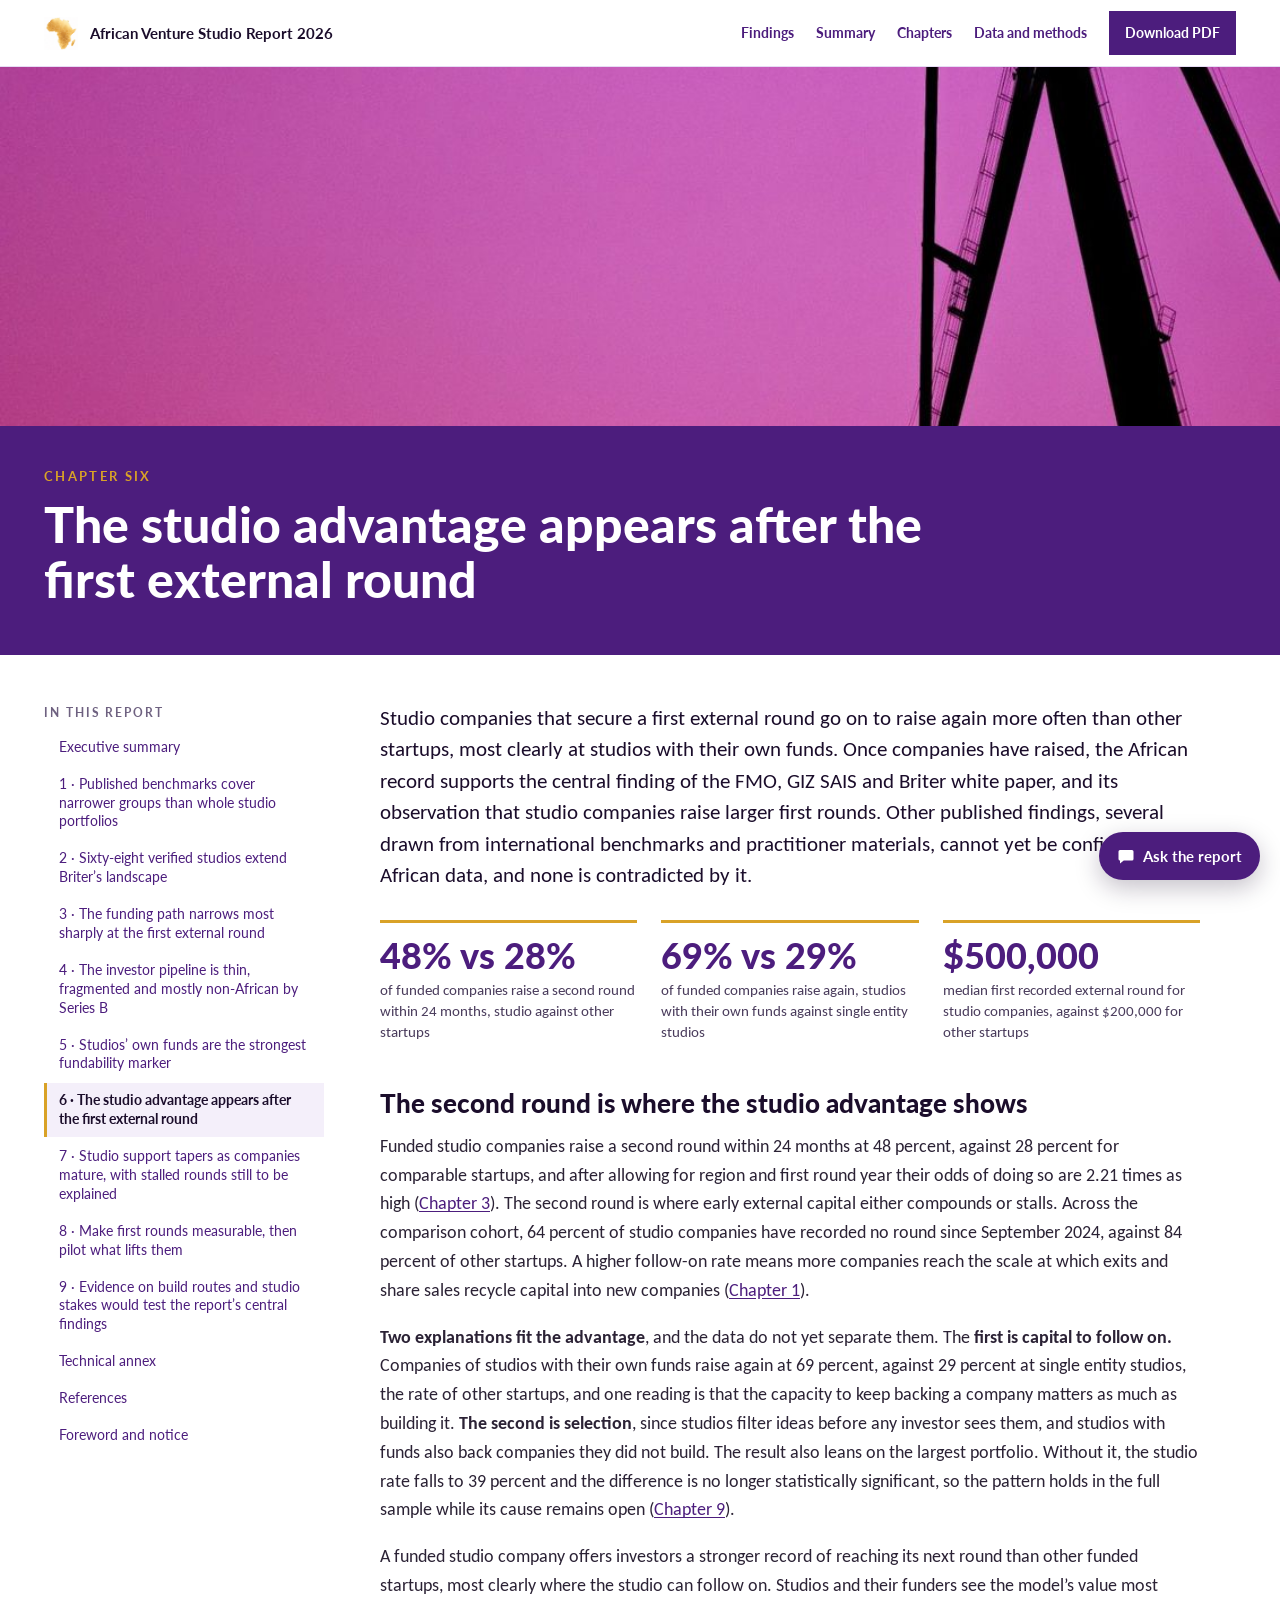
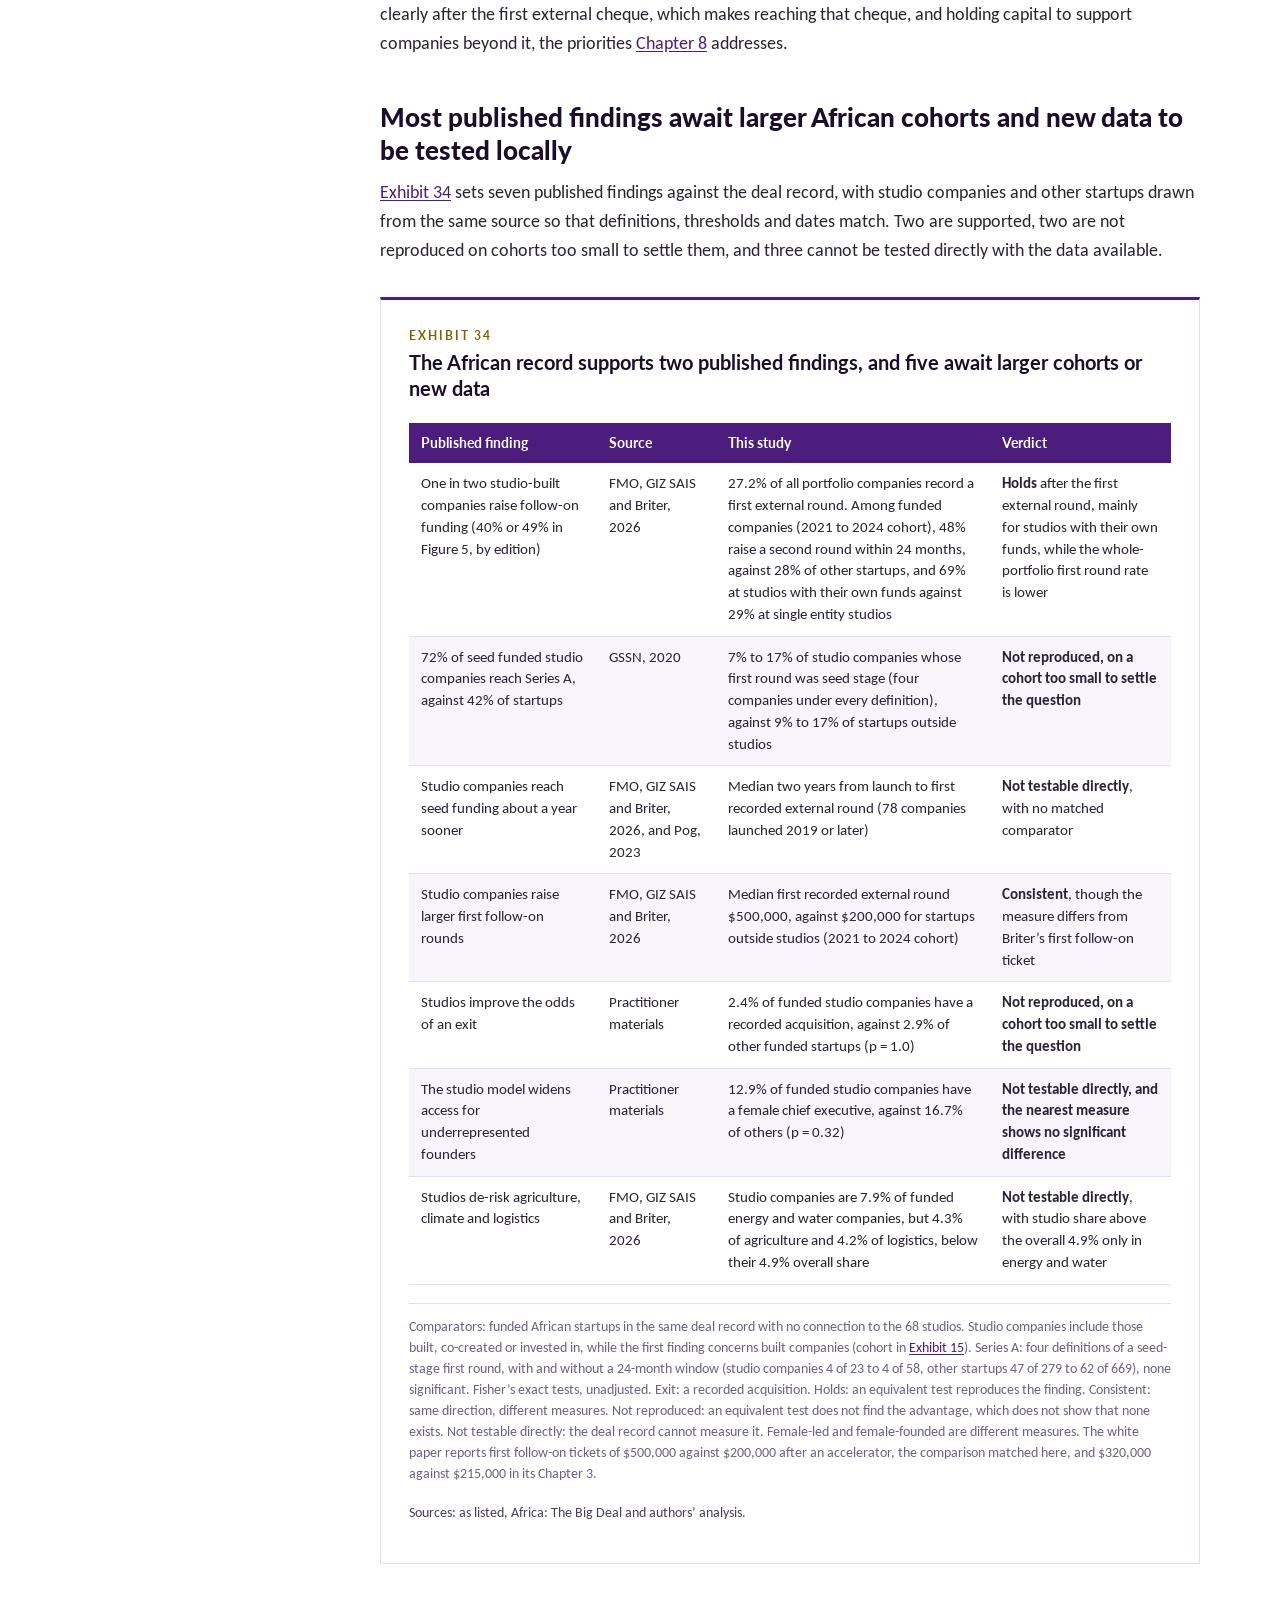
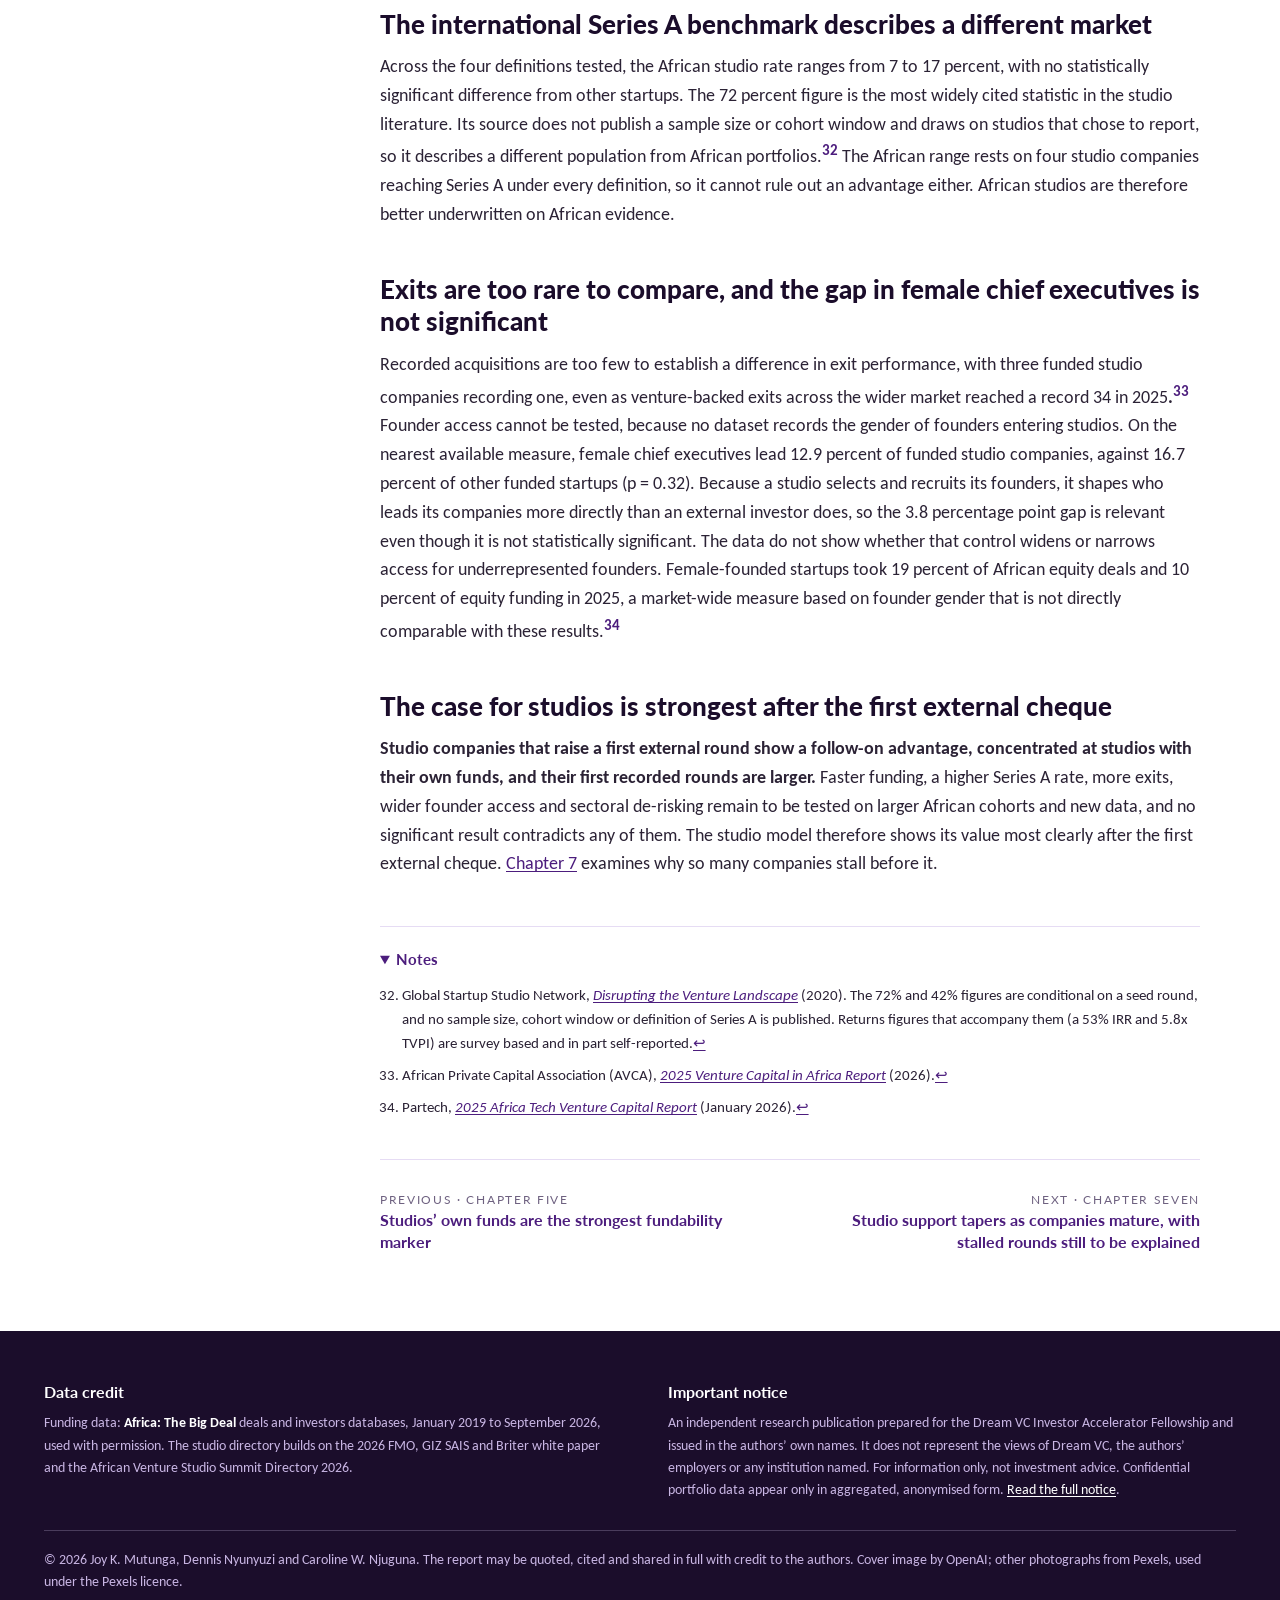
<file: chapter-6.html>
<!doctype html>
<html lang="en">
<head>
<meta charset="utf-8">
<meta name="viewport" content="width=device-width, initial-scale=1">
<title>Chapter Six: The studio advantage appears after the first external round | African Venture Studio Report 2026</title>
<meta name="description" content="Chapter Six: where the venture studio advantage shows up for African startups, appearing only after the first external funding round.">
<link rel="canonical" href="https://african-venture-studio-report.github.io/chapter-6.html">
<meta property="og:title" content="Chapter Six: The studio advantage appears after the first external round | African Venture Studio Report 2026">
<meta property="og:description" content="How many companies in African venture studio portfolios secure external investment, and who writes their first cheque? 68 studios, 456 portfolio companies, January 2019 to September 2026.">
<meta property="og:image" content="https://african-venture-studio-report.github.io/assets/img/cover.jpg?v=600bdccd">
<meta property="og:type" content="article">
<meta name="twitter:card" content="summary_large_image">
<meta name="author" content="Joy K. Mutunga, Dennis Nyunyuzi, Caroline W. Njuguna">
<meta name="citation_title" content="African Venture Studio Report 2026: The first external cheque">
<meta name="citation_author" content="Mutunga, Joy K.">
<meta name="citation_author" content="Nyunyuzi, Dennis">
<meta name="citation_author" content="Njuguna, Caroline W.">
<meta name="citation_publication_date" content="2026/11">
<meta name="citation_pdf_url" content="https://african-venture-studio-report.github.io/assets/African-Venture-Studio-Report-2026.pdf?v=266ba995">
<link rel="icon" href="assets/img/logo.png">
<link rel="preconnect" href="https://fonts.googleapis.com">
<link rel="preconnect" href="https://fonts.gstatic.com" crossorigin>
<link rel="stylesheet" href="https://fonts.googleapis.com/css2?family=Lato:wght@400;700;900&family=Carlito:ital,wght@0,400;0,700;1,400&display=swap">
<link rel="stylesheet" href="assets/css/site.css?v=ba65e637">
</head>
<body>
<a class="skip" href="#main">Skip to content</a>
<header class="site-head"><nav aria-label="Main">
<a class="brand" href="index.html"><img src="assets/img/logo.png" alt="African Venture Studio Report 2026 logo">African Venture Studio Report 2026</a>
<div class="nav-links"><a href="index.html#findings" class="hide-sm">Findings</a><a href="executive-summary.html">Summary</a><a href="index.html#chapters">Chapters</a><a href="annex.html" class="hide-sm">Data and methods</a><a href="assets/African-Venture-Studio-Report-2026.pdf?v=266ba995" class="btn-p" download><span class="hide-xs">Download </span>PDF</a>
<button class="menu-btn" type="button" aria-expanded="false" aria-controls="site-menu"><svg width="20" height="20" viewBox="0 0 24 24" aria-hidden="true"><path d="M3 6h18M3 12h18M3 18h18" stroke="currentColor" stroke-width="2.2" stroke-linecap="round"/></svg>Menu</button>
<div class="site-menu" id="site-menu" hidden>
<p class="eyebrow">The report</p>
<a href="index.html">Home</a><a href="executive-summary.html">Executive summary</a><a href="about.html">Foreword and notice</a>
<p class="eyebrow">Chapters</p>
<a href="chapter-1.html"><b>1</b>Published benchmarks cover narrower groups</a><a href="chapter-2.html"><b>2</b>Sixty-eight verified studios</a><a href="chapter-3.html"><b>3</b>The funding path narrows at the first round</a><a href="chapter-4.html"><b>4</b>The investor pipeline</a><a href="chapter-5.html"><b>5</b>Studios’ own funds</a><a href="chapter-6.html"><b>6</b>The studio advantage after the first round</a><a href="chapter-7.html"><b>7</b>Studio support tapers</a><a href="chapter-8.html"><b>8</b>Make first rounds measurable</a><a href="chapter-9.html"><b>9</b>Evidence still needed</a>
<p class="eyebrow">Reference</p>
<a href="annex.html">Technical annex: data and methods</a><a href="references.html">References</a>
</div>
</div>
</nav></header>
<main id="main"><section class="page-hero"><img src="assets/img/ch6.jpg" alt="Port cranes silhouetted against a pink sky"><div class="wrap"><p class="eyebrow">Chapter Six</p><h1>The studio advantage appears after the first external round</h1></div></section><div class="layout"><nav class="toc" aria-label="Report sections"><p class="eyebrow">In this report</p><a href="executive-summary.html">Executive summary</a><a href="chapter-1.html">1 · Published benchmarks cover narrower groups than whole studio portfolios</a><a href="chapter-2.html">2 · Sixty-eight verified studios extend Briter’s landscape</a><a href="chapter-3.html">3 · The funding path narrows most sharply at the first external round</a><a href="chapter-4.html">4 · The investor pipeline is thin, fragmented and mostly non-African by Series B</a><a href="chapter-5.html">5 · Studios’ own funds are the strongest fundability marker</a><a href="chapter-6.html" aria-current="page">6 · The studio advantage appears after the first external round</a><a href="chapter-7.html">7 · Studio support tapers as companies mature, with stalled rounds still to be explained</a><a href="chapter-8.html">8 · Make first rounds measurable, then pilot what lifts them</a><a href="chapter-9.html">9 · Evidence on build routes and studio stakes would test the report’s central findings</a><a href="annex.html">Technical annex</a><a href="references.html">References</a><a href="about.html">Foreword and notice</a></nav><article class="report"><p class="lede">Studio companies that secure a first external round go on to raise again more often than other startups, most clearly at studios with their own funds. Once companies have raised, the African record supports the central finding of the FMO, GIZ SAIS and Briter white paper, and its observation that studio companies raise larger first rounds. Other published findings, several drawn from international benchmarks and practitioner materials, cannot yet be confirmed on African data, and none is contradicted by it.</p>
<div class="stat-row"><div class="stat"><b>48% vs 28%</b><span>of funded companies raise a second round within 24 months, studio against other startups</span></div><div class="stat"><b>69% vs 29%</b><span>of funded companies raise again, studios with their own funds against single entity studios</span></div><div class="stat"><b>$500,000</b><span>median first recorded external round for studio companies, against $200,000 for other startups</span></div></div>
<h2 id="the-second-round-is-where-the-studio-advantage-shows">The second round is where the studio advantage shows</h2>
<p>Funded studio companies raise a second round within 24 months at 48 percent, against 28 percent for comparable startups, and after allowing for region and first round year their odds of doing so are 2.21 times as high (<a href="chapter-3.html"><u>Chapter 3</u></a>). The second round is where early external capital either compounds or stalls. Across the comparison cohort, 64 percent of studio companies have recorded no round since September 2024, against 84 percent of other startups. A higher follow-on rate means more companies reach the scale at which exits and share sales recycle capital into new companies (<a href="chapter-1.html">Chapter 1</a>).</p>
<p><strong>Two explanations fit the advantage</strong>, and the data do not yet separate them. The <strong>first is capital to follow on.</strong> Companies of studios with their own funds raise again at 69 percent, against 29 percent at single entity studios, the rate of other startups, and one reading is that the capacity to keep backing a company matters as much as building it. <strong>The second is selection</strong>, since studios filter ideas before any investor sees them, and studios with funds also back companies they did not build. The result also leans on the largest portfolio. Without it, the studio rate falls to 39 percent and the difference is no longer statistically significant, so the pattern holds in the full sample while its cause remains open (<a href="chapter-9.html">Chapter 9</a>).</p>
<p>A funded studio company offers investors a stronger record of reaching its next round than other funded startups, most clearly where the studio can follow on. Studios and their funders see the model’s value most clearly after the first external cheque, which makes reaching that cheque, and holding capital to support companies beyond it, the priorities <a href="chapter-8.html">Chapter 8</a> addresses.</p>
<h2 id="most-published-findings-await-larger-african-cohorts-and-new">Most published findings await larger African cohorts and new data to be tested locally</h2>
<p><a href="#exhibit-34">Exhibit 34</a> sets seven published findings against the deal record, with studio companies and other startups drawn from the same source so that definitions, thresholds and dates match. Two are supported, two are not reproduced on cohorts too small to settle them, and three cannot be tested directly with the data available.</p>
<figure class="exhibit" id="exhibit-34" data-ex="34"><figcaption class="ex-cap"><span class="ex-num"><a href="#exhibit-34">Exhibit 34</a></span><span class="ex-title"><strong>The African record supports two published findings, and five await larger cohorts or new data</strong></span></figcaption><div class="ex-chart"><div class="table-scroll ex-table"><table>

<thead>
<tr>
<th><strong>Published finding</strong></th>
<th><strong>Source</strong></th>
<th><strong>This study</strong></th>
<th><strong>Verdict</strong></th>
</tr>
</thead>
<tbody>
<tr>
<td>One in two studio-built companies raise follow-on funding (40% or 49% in Figure 5, by edition)</td>
<td>FMO, GIZ SAIS and Briter, 2026</td>
<td>27.2% of all portfolio companies record a first external round. Among funded companies (2021 to 2024 cohort), 48% raise a second round within 24 months, against 28% of other startups, and 69% at studios with their own funds against 29% at single entity studios</td>
<td><strong>Holds</strong> after the first external round, mainly for studios with their own funds, while the whole-portfolio first round rate is lower</td>
</tr>
<tr>
<td>72% of seed funded studio companies reach Series A, against 42% of startups</td>
<td>GSSN, 2020</td>
<td>7% to 17% of studio companies whose first round was seed stage (four companies under every definition), against 9% to 17% of startups outside studios</td>
<td><strong>Not reproduced, on a cohort too small to settle the question</strong></td>
</tr>
<tr>
<td>Studio companies reach seed funding about a year sooner</td>
<td>FMO, GIZ SAIS and Briter, 2026, and Pog, 2023</td>
<td>Median two years from launch to first recorded external round (78 companies launched 2019 or later)</td>
<td><strong>Not testable directly</strong>, with no matched comparator</td>
</tr>
<tr>
<td>Studio companies raise larger first follow-on rounds</td>
<td>FMO, GIZ SAIS and Briter, 2026</td>
<td>Median first recorded external round $500,000, against $200,000 for startups outside studios (2021 to 2024 cohort)</td>
<td><strong>Consistent</strong>, though the measure differs from Briter’s first follow-on ticket</td>
</tr>
<tr>
<td>Studios improve the odds of an exit</td>
<td>Practitioner materials</td>
<td>2.4% of funded studio companies have a recorded acquisition, against 2.9% of other funded startups (p = 1.0)</td>
<td><strong>Not reproduced, on a cohort too small to settle the question</strong></td>
</tr>
<tr>
<td>The studio model widens access for underrepresented founders</td>
<td>Practitioner materials</td>
<td>12.9% of funded studio companies have a female chief executive, against 16.7% of others (p = 0.32)</td>
<td><strong>Not testable directly, and the nearest measure shows no significant difference</strong></td>
</tr>
<tr>
<td>Studios de-risk agriculture, climate and logistics</td>
<td>FMO, GIZ SAIS and Briter, 2026</td>
<td>Studio companies are 7.9% of funded energy and water companies, but 4.3% of agriculture and 4.2% of logistics, below their 4.9% overall share</td>
<td><strong>Not testable directly</strong>, with studio share above the overall 4.9% only in energy and water</td>
</tr>
</tbody>
</table></div></div><div class="ex-notes"><p class="">Comparators: funded African startups in the same deal record with no connection to the 68 studios. Studio companies include those built, co-created or invested in, while the first finding concerns built companies (cohort in <a href="chapter-3.html#exhibit-15">Exhibit 15</a>). Series A: four definitions of a seed-stage first round, with and without a 24-month window (studio companies 4 of 23 to 4 of 58, other startups 47 of 279 to 62 of 669), none significant. Fisher’s exact tests, unadjusted. Exit: a recorded acquisition. Holds: an equivalent test reproduces the finding. Consistent: same direction, different measures. Not reproduced: an equivalent test does not find the advantage, which does not show that none exists. Not testable directly: the deal record cannot measure it. Female-led and female-founded are different measures. The white paper reports first follow-on tickets of $500,000 against $200,000 after an accelerator, the comparison matched here, and $320,000 against $215,000 in its Chapter 3.</p><p class="src">Sources: as listed, Africa: The Big Deal and authors’ analysis.</p></div></figure>
<h2 id="the-international-series-a-benchmark-describes-a-different-m">The international Series A benchmark describes a different market</h2>
<p>Across the four definitions tested, the African studio rate ranges from 7 to 17 percent, with no statistically significant difference from other startups. The 72 percent figure is the most widely cited statistic in the studio literature. Its source does not publish a sample size or cohort window and draws on studios that chose to report, so it describes a different population from African portfolios.<a class="footnote-ref" href="#fn32" id="fnref32" role="doc-noteref"><sup>32</sup></a> The African range rests on four studio companies reaching Series A under every definition, so it cannot rule out an advantage either. African studios are therefore better underwritten on African evidence.</p>
<h2 id="exits-are-too-rare-to-compare-and-the-gap-in-female-chief-ex">Exits are too rare to compare, and the gap in female chief executives is not significant</h2>
<p>Recorded acquisitions are too few to establish a difference in exit performance, with three funded studio companies recording one, even as venture-backed exits across the wider market reached a record 34 in 2025<strong>.</strong><a class="footnote-ref" href="#fn33" id="fnref33" role="doc-noteref"><sup>33</sup></a> Founder access cannot be tested, because no dataset records the gender of founders entering studios. On the nearest available measure, female chief executives lead 12.9 percent of funded studio companies, against 16.7 percent of other funded startups (p = 0.32). Because a studio selects and recruits its founders, it shapes who leads its companies more directly than an external investor does, so the 3.8 percentage point gap is relevant even though it is not statistically significant. The data do not show whether that control widens or narrows access for underrepresented founders. Female-founded startups took 19 percent of African equity deals and 10 percent of equity funding in 2025, a market-wide measure based on founder gender that is not directly comparable with these results.<a class="footnote-ref" href="#fn34" id="fnref34" role="doc-noteref"><sup>34</sup></a></p>
<h2 id="the-case-for-studios-is-strongest-after-the-first-external-c">The case for studios is strongest after the first external cheque</h2>
<p><strong>Studio companies that raise a first external round show a follow-on advantage, concentrated at studios with their own funds, and their first recorded rounds are larger.</strong> Faster funding, a higher Series A rate, more exits, wider founder access and sectoral de-risking remain to be tested on larger African cohorts and new data, and no significant result contradicts any of them. The studio model therefore shows its value most clearly after the first external cheque. <a href="chapter-7.html">Chapter 7</a> examines why so many companies stall before it.</p><details class="notes" open><summary>Notes</summary><ol><li id="fn32" value="32"><p>Global Startup Studio Network, <em><a href="https://www.gssn.co/" rel="noopener">Disrupting the Venture Landscape</a></em> (2020). The 72% and 42% figures are conditional on a seed round, and no sample size, cohort window or definition of Series A is published. Returns figures that accompany them (a 53% IRR and 5.8x TVPI) are survey based and in part self-reported.<a class="footnote-back" href="#fnref32" role="doc-backlink">↩︎</a></p></li><li id="fn33" value="33"><p>African Private Capital Association (AVCA), <a href="https://www.avca.africa/data-intelligence/research-publications/2025-venture-capital-in-africa-report/" rel="noopener"><em>2025 Venture Capital in Africa Report</em></a> (2026).<a class="footnote-back" href="#fnref33" role="doc-backlink">↩︎</a></p></li><li id="fn34" value="34"><p>Partech, <a href="https://partechpartners.com/news/2025-partech-africa-tech-vc-report-african-tech-funding-rebounds-to-us41b-driven-by-record-debt-activity-and-disciplined-equity-growth" rel="noopener"><em>2025 Africa Tech Venture Capital Report</em></a> (January 2026).<a class="footnote-back" href="#fnref34" role="doc-backlink">↩︎</a></p></li></ol></details><nav class="pager" aria-label="Previous and next"><a href="chapter-5.html"><span class="sub">Previous · Chapter Five</span><b>Studios’ own funds are the strongest fundability marker</b></a><a class="next" href="chapter-7.html"><span class="sub">Next · Chapter Seven</span><b>Studio support tapers as companies mature, with stalled rounds still to be explained</b></a></nav></article></div></main><footer class="site-foot"><div class="wrap">
<div class="col"><b>Data credit</b><span>Funding data: <strong>Africa: The Big Deal</strong> deals and investors databases, January 2019 to September 2026, used with permission. The studio directory builds on the 2026 FMO, GIZ SAIS and Briter white paper and the African Venture Studio Summit Directory 2026.</span></div>
<div class="col"><b>Important notice</b><span>An independent research publication prepared for the Dream VC Investor Accelerator Fellowship and issued in the authors’ own names. It does not represent the views of Dream VC, the authors’ employers or any institution named. For information only, not investment advice. Confidential portfolio data appear only in aggregated, anonymised form. <a href="about.html#important-notice">Read the full notice</a>.</span></div>
<div class="legal">© 2026 Joy K. Mutunga, Dennis Nyunyuzi and Caroline W. Njuguna. The report may be quoted, cited and shared in full with credit to the authors. Cover image by OpenAI; other photographs from Pexels, used under the Pexels licence.</div>
</div></footer>
<script src="assets/js/exhibits.js?v=3a9eb7a3"></script>
<script src="assets/js/charts.js?v=babb75bc"></script>
<script src="assets/js/site.js?v=0302a145"></script>
<script src="assets/js/chat.js?v=63d55d04" data-endpoint="https://avsr-chat.kathure16.workers.dev/"></script>
</body>
</html>
</file>
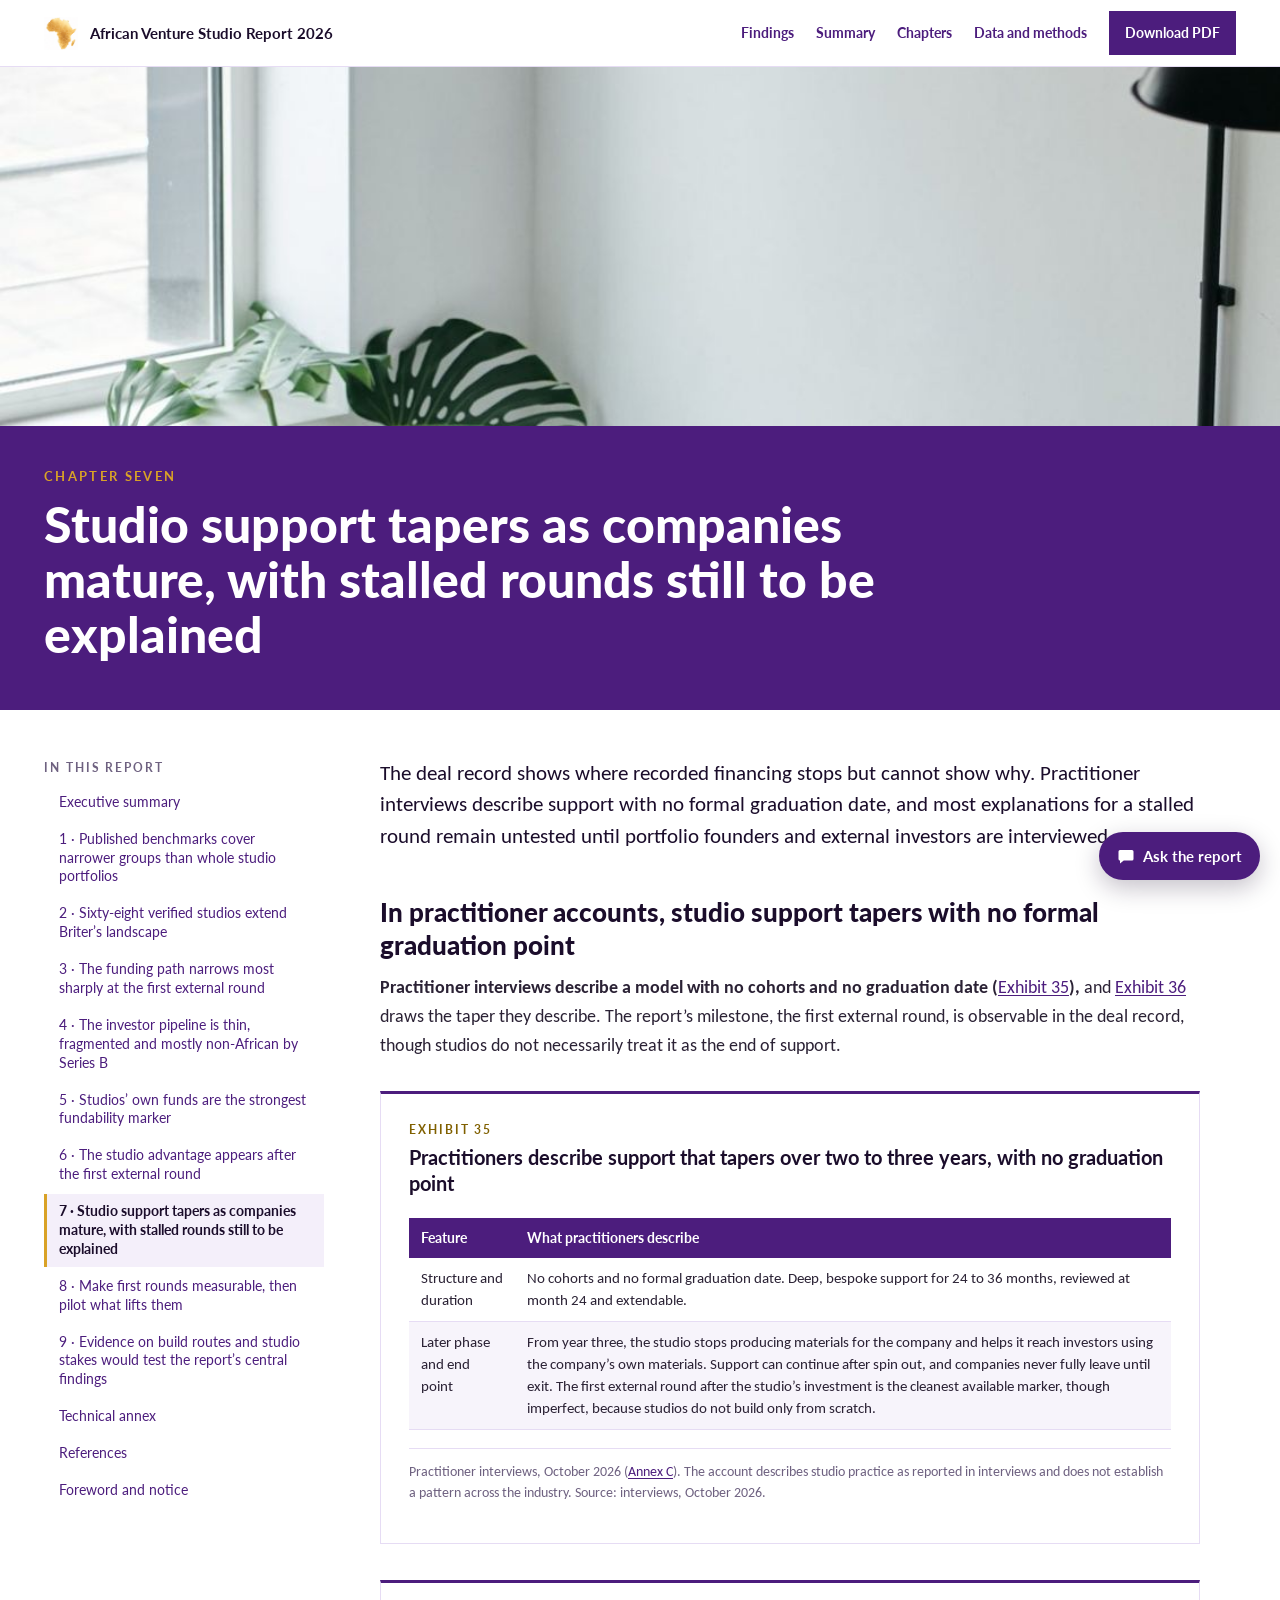
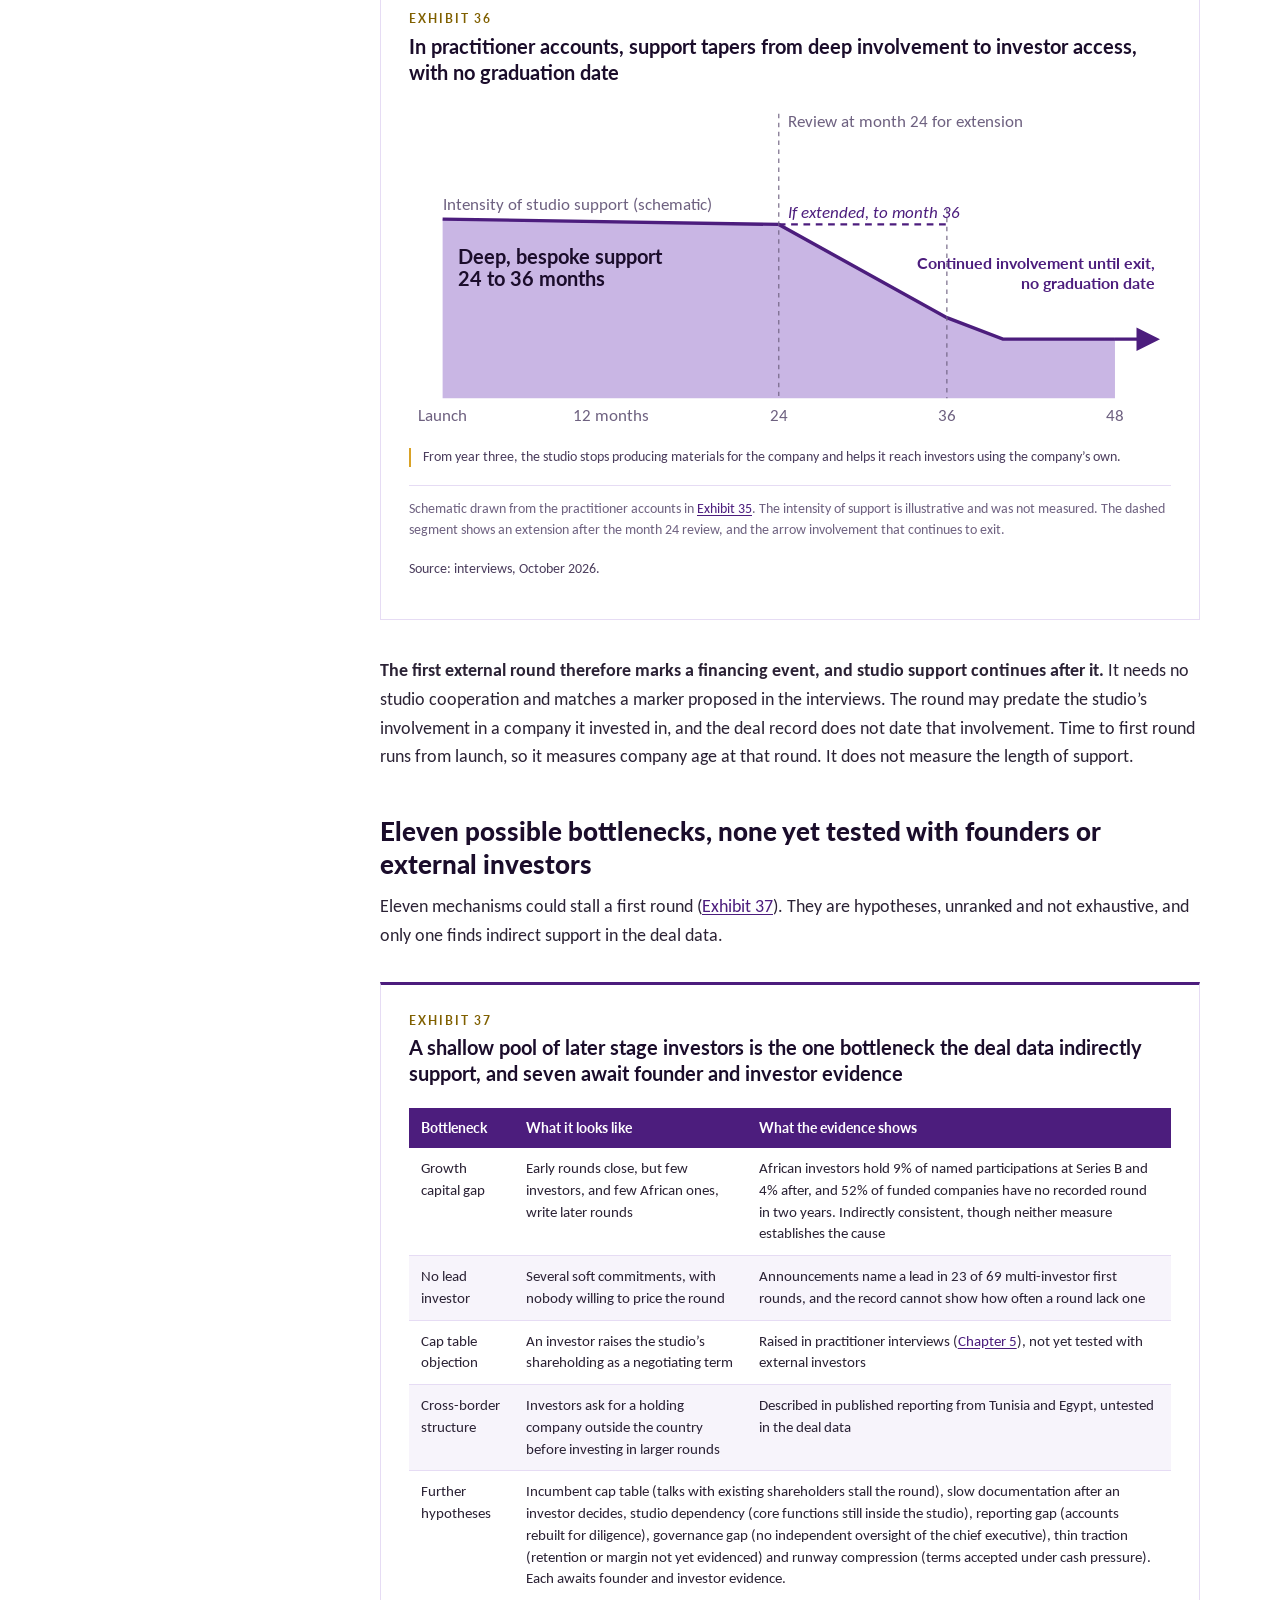
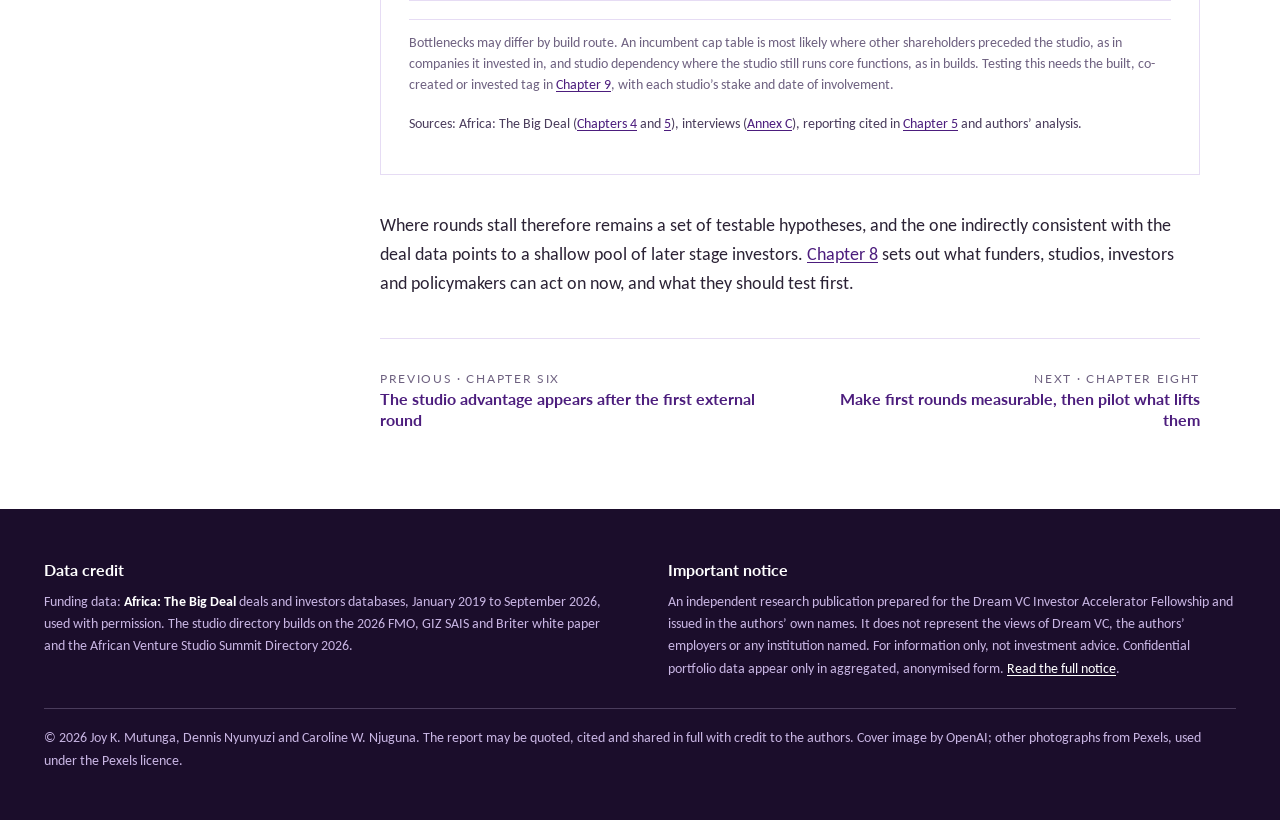
<file: chapter-7.html>
<!doctype html>
<html lang="en">
<head>
<meta charset="utf-8">
<meta name="viewport" content="width=device-width, initial-scale=1">
<title>Chapter Seven: Studio support tapers as companies mature, with stalled rounds still to be explained | African Venture Studio Report 2026</title>
<meta name="description" content="Chapter Seven: how venture studio support tapers as African portfolio companies mature, and the stalled rounds still to be explained.">
<link rel="canonical" href="https://african-venture-studio-report.github.io/chapter-7.html">
<meta property="og:title" content="Chapter Seven: Studio support tapers as companies mature, with stalled rounds still to be explained | African Venture Studio Report 2026">
<meta property="og:description" content="How many companies in African venture studio portfolios secure external investment, and who writes their first cheque? 68 studios, 456 portfolio companies, January 2019 to September 2026.">
<meta property="og:image" content="https://african-venture-studio-report.github.io/assets/img/cover.jpg?v=600bdccd">
<meta property="og:type" content="article">
<meta name="twitter:card" content="summary_large_image">
<meta name="author" content="Joy K. Mutunga, Dennis Nyunyuzi, Caroline W. Njuguna">
<meta name="citation_title" content="African Venture Studio Report 2026: The first external cheque">
<meta name="citation_author" content="Mutunga, Joy K.">
<meta name="citation_author" content="Nyunyuzi, Dennis">
<meta name="citation_author" content="Njuguna, Caroline W.">
<meta name="citation_publication_date" content="2026/11">
<meta name="citation_pdf_url" content="https://african-venture-studio-report.github.io/assets/African-Venture-Studio-Report-2026.pdf?v=266ba995">
<link rel="icon" href="assets/img/logo.png">
<link rel="preconnect" href="https://fonts.googleapis.com">
<link rel="preconnect" href="https://fonts.gstatic.com" crossorigin>
<link rel="stylesheet" href="https://fonts.googleapis.com/css2?family=Lato:wght@400;700;900&family=Carlito:ital,wght@0,400;0,700;1,400&display=swap">
<link rel="stylesheet" href="assets/css/site.css?v=ba65e637">
</head>
<body>
<a class="skip" href="#main">Skip to content</a>
<header class="site-head"><nav aria-label="Main">
<a class="brand" href="index.html"><img src="assets/img/logo.png" alt="African Venture Studio Report 2026 logo">African Venture Studio Report 2026</a>
<div class="nav-links"><a href="index.html#findings" class="hide-sm">Findings</a><a href="executive-summary.html">Summary</a><a href="index.html#chapters">Chapters</a><a href="annex.html" class="hide-sm">Data and methods</a><a href="assets/African-Venture-Studio-Report-2026.pdf?v=266ba995" class="btn-p" download><span class="hide-xs">Download </span>PDF</a>
<button class="menu-btn" type="button" aria-expanded="false" aria-controls="site-menu"><svg width="20" height="20" viewBox="0 0 24 24" aria-hidden="true"><path d="M3 6h18M3 12h18M3 18h18" stroke="currentColor" stroke-width="2.2" stroke-linecap="round"/></svg>Menu</button>
<div class="site-menu" id="site-menu" hidden>
<p class="eyebrow">The report</p>
<a href="index.html">Home</a><a href="executive-summary.html">Executive summary</a><a href="about.html">Foreword and notice</a>
<p class="eyebrow">Chapters</p>
<a href="chapter-1.html"><b>1</b>Published benchmarks cover narrower groups</a><a href="chapter-2.html"><b>2</b>Sixty-eight verified studios</a><a href="chapter-3.html"><b>3</b>The funding path narrows at the first round</a><a href="chapter-4.html"><b>4</b>The investor pipeline</a><a href="chapter-5.html"><b>5</b>Studios’ own funds</a><a href="chapter-6.html"><b>6</b>The studio advantage after the first round</a><a href="chapter-7.html"><b>7</b>Studio support tapers</a><a href="chapter-8.html"><b>8</b>Make first rounds measurable</a><a href="chapter-9.html"><b>9</b>Evidence still needed</a>
<p class="eyebrow">Reference</p>
<a href="annex.html">Technical annex: data and methods</a><a href="references.html">References</a>
</div>
</div>
</nav></header>
<main id="main"><section class="page-hero"><img src="assets/img/ch7.jpg" alt="A founder working alone at a long table"><div class="wrap"><p class="eyebrow">Chapter Seven</p><h1>Studio support tapers as companies mature, with stalled rounds still to be explained</h1></div></section><div class="layout"><nav class="toc" aria-label="Report sections"><p class="eyebrow">In this report</p><a href="executive-summary.html">Executive summary</a><a href="chapter-1.html">1 · Published benchmarks cover narrower groups than whole studio portfolios</a><a href="chapter-2.html">2 · Sixty-eight verified studios extend Briter’s landscape</a><a href="chapter-3.html">3 · The funding path narrows most sharply at the first external round</a><a href="chapter-4.html">4 · The investor pipeline is thin, fragmented and mostly non-African by Series B</a><a href="chapter-5.html">5 · Studios’ own funds are the strongest fundability marker</a><a href="chapter-6.html">6 · The studio advantage appears after the first external round</a><a href="chapter-7.html" aria-current="page">7 · Studio support tapers as companies mature, with stalled rounds still to be explained</a><a href="chapter-8.html">8 · Make first rounds measurable, then pilot what lifts them</a><a href="chapter-9.html">9 · Evidence on build routes and studio stakes would test the report’s central findings</a><a href="annex.html">Technical annex</a><a href="references.html">References</a><a href="about.html">Foreword and notice</a></nav><article class="report"><p class="lede">The deal record shows where recorded financing stops but cannot show why. Practitioner interviews describe support with no formal graduation date, and most explanations for a stalled round remain untested until portfolio founders and external investors are interviewed.</p>
<h2 id="in-practitioner-accounts-studio-support-tapers-with-no-forma">In practitioner accounts, studio support tapers with no formal graduation point</h2>
<p><strong>Practitioner interviews describe a model with no cohorts and no graduation date (</strong><a href="#exhibit-35">Exhibit 35</a><strong>),</strong> and <a href="#exhibit-36">Exhibit 36</a> draws the taper they describe. The report’s milestone, the first external round, is observable in the deal record, though studios do not necessarily treat it as the end of support.</p>
<figure class="exhibit" id="exhibit-35" data-ex="35"><figcaption class="ex-cap"><span class="ex-num"><a href="#exhibit-35">Exhibit 35</a></span><span class="ex-title"><strong>Practitioners describe support that tapers over two to three years, with no graduation point</strong></span></figcaption><div class="ex-chart"><div class="table-scroll ex-table"><table>

<thead>
<tr>
<th><strong>Feature</strong></th>
<th><strong>What practitioners describe</strong></th>
</tr>
</thead>
<tbody>
<tr>
<td>Structure and duration</td>
<td>No cohorts and no formal graduation date. Deep, bespoke support for 24 to 36 months, reviewed at month 24 and extendable.</td>
</tr>
<tr>
<td>Later phase and end point</td>
<td>From year three, the studio stops producing materials for the company and helps it reach investors using the company’s own materials. Support can continue after spin out, and companies never fully leave until exit. The first external round after the studio’s investment is the cleanest available marker, though imperfect, because studios do not build only from scratch.</td>
</tr>
</tbody>
</table></div></div><div class="ex-notes"><p class="">Practitioner interviews, October 2026 (<a href="annex.html#annex-c.-interview-sources-and-acknowledgements">Annex C</a>). The account describes studio practice as reported in interviews and does not establish a pattern across the industry. Source: interviews, October 2026.</p></div></figure>
<figure class="exhibit" id="exhibit-36" data-ex="36"><figcaption class="ex-cap"><span class="ex-num"><a href="#exhibit-36">Exhibit 36</a></span><span class="ex-title"><strong>In practitioner accounts, support tapers from deep involvement to investor access, with no graduation date</strong></span></figcaption><div class="ex-chart"></div><div class="ex-notes"><p class="">Schematic drawn from the practitioner accounts in <a href="#exhibit-35">Exhibit 35</a>. The intensity of support is illustrative and was not measured. The dashed segment shows an extension after the month 24 review, and the arrow involvement that continues to exit.</p><p class="src">Source: interviews, October 2026.</p></div></figure>
<p><strong>The first external round therefore marks a financing event, and studio support continues after it.</strong> It needs no studio cooperation and matches a marker proposed in the interviews. The round may predate the studio’s involvement in a company it invested in, and the deal record does not date that involvement. Time to first round runs from launch, so it measures company age at that round. It does not measure the length of support.</p>
<h2 id="eleven-possible-bottlenecks-none-yet-tested-with-founders-or">Eleven possible bottlenecks, none yet tested with founders or external investors</h2>
<p>Eleven mechanisms could stall a first round (<a href="#exhibit-37">Exhibit 37</a>). They are hypotheses, unranked and not exhaustive, and only one finds indirect support in the deal data.</p>
<figure class="exhibit" id="exhibit-37" data-ex="37"><figcaption class="ex-cap"><span class="ex-num"><a href="#exhibit-37">Exhibit 37</a></span><span class="ex-title"><strong>A shallow pool of later stage investors is the one bottleneck the deal data indirectly support, and seven await founder and investor evidence</strong></span></figcaption><div class="ex-chart"><div class="table-scroll ex-table"><table>

<thead>
<tr>
<th><strong>Bottleneck</strong></th>
<th><strong>What it looks like</strong></th>
<th><strong>What the evidence shows</strong></th>
</tr>
</thead>
<tbody>
<tr>
<td>Growth capital gap</td>
<td>Early rounds close, but few investors, and few African ones, write later rounds</td>
<td>African investors hold 9% of named participations at Series B and 4% after, and 52% of funded companies have no recorded round in two years. Indirectly consistent, though neither measure establishes the cause</td>
</tr>
<tr>
<td>No lead investor</td>
<td>Several soft commitments, with nobody willing to price the round</td>
<td>Announcements name a lead in 23 of 69 multi-investor first rounds, and the record cannot show how often a round lack one</td>
</tr>
<tr>
<td>Cap table objection</td>
<td>An investor raises the studio’s shareholding as a negotiating term</td>
<td>Raised in practitioner interviews (<a href="chapter-5.html">Chapter 5</a>), not yet tested with external investors</td>
</tr>
<tr>
<td>Cross-border structure</td>
<td>Investors ask for a holding company outside the country before investing in larger rounds</td>
<td>Described in published reporting from Tunisia and Egypt, untested in the deal data</td>
</tr>
<tr>
<td>Further hypotheses</td>
<td colspan="2">Incumbent cap table (talks with existing shareholders stall the round), slow documentation after an investor decides, studio dependency (core functions still inside the studio), reporting gap (accounts rebuilt for diligence), governance gap (no independent oversight of the chief executive), thin traction (retention or margin not yet evidenced) and runway compression (terms accepted under cash pressure). Each awaits founder and investor evidence.</td>
</tr>
</tbody>
</table></div></div><div class="ex-notes"><p class="">Bottlenecks may differ by build route. An incumbent cap table is most likely where other shareholders preceded the studio, as in companies it invested in, and studio dependency where the studio still runs core functions, as in builds. Testing this needs the built, co-created or invested tag in <a href="chapter-9.html">Chapter 9</a>, with each studio’s stake and date of involvement.</p><p class="src">Sources: Africa: The Big Deal (<a href="chapter-4.html">Chapters 4</a> and <a href="chapter-5.html">5</a>), interviews (<a href="annex.html#annex-c.-interview-sources-and-acknowledgements">Annex C</a>), reporting cited in <a href="chapter-5.html">Chapter 5</a> and authors’ analysis.</p></div></figure>
<p>Where rounds stall therefore remains a set of testable hypotheses, and the one indirectly consistent with the deal data points to a shallow pool of later stage investors. <a href="chapter-8.html">Chapter 8</a> sets out what funders, studios, investors and policymakers can act on now, and what they should test first.</p><nav class="pager" aria-label="Previous and next"><a href="chapter-6.html"><span class="sub">Previous · Chapter Six</span><b>The studio advantage appears after the first external round</b></a><a class="next" href="chapter-8.html"><span class="sub">Next · Chapter Eight</span><b>Make first rounds measurable, then pilot what lifts them</b></a></nav></article></div></main><footer class="site-foot"><div class="wrap">
<div class="col"><b>Data credit</b><span>Funding data: <strong>Africa: The Big Deal</strong> deals and investors databases, January 2019 to September 2026, used with permission. The studio directory builds on the 2026 FMO, GIZ SAIS and Briter white paper and the African Venture Studio Summit Directory 2026.</span></div>
<div class="col"><b>Important notice</b><span>An independent research publication prepared for the Dream VC Investor Accelerator Fellowship and issued in the authors’ own names. It does not represent the views of Dream VC, the authors’ employers or any institution named. For information only, not investment advice. Confidential portfolio data appear only in aggregated, anonymised form. <a href="about.html#important-notice">Read the full notice</a>.</span></div>
<div class="legal">© 2026 Joy K. Mutunga, Dennis Nyunyuzi and Caroline W. Njuguna. The report may be quoted, cited and shared in full with credit to the authors. Cover image by OpenAI; other photographs from Pexels, used under the Pexels licence.</div>
</div></footer>
<script src="assets/js/exhibits.js?v=3a9eb7a3"></script>
<script src="assets/js/charts.js?v=babb75bc"></script>
<script src="assets/js/site.js?v=0302a145"></script>
<script src="assets/js/chat.js?v=63d55d04" data-endpoint="https://avsr-chat.kathure16.workers.dev/"></script>
</body>
</html>
</file>
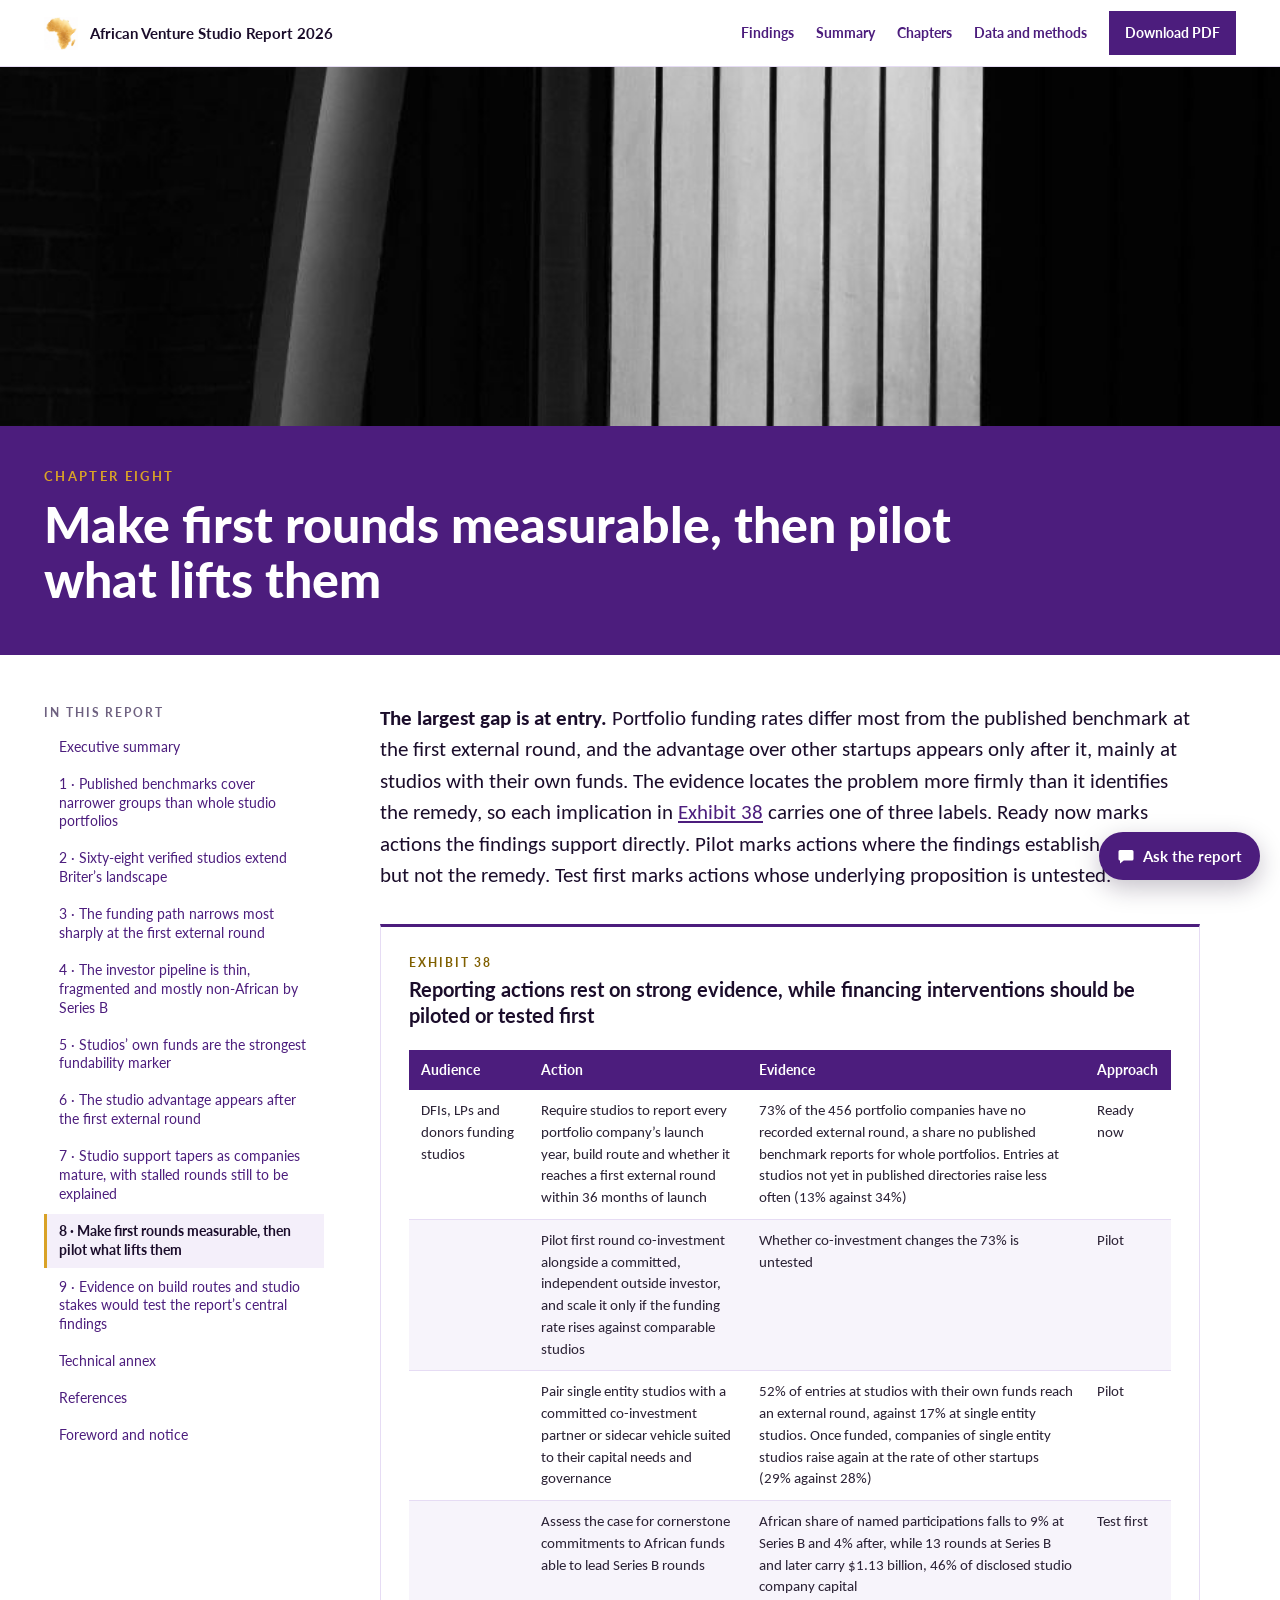
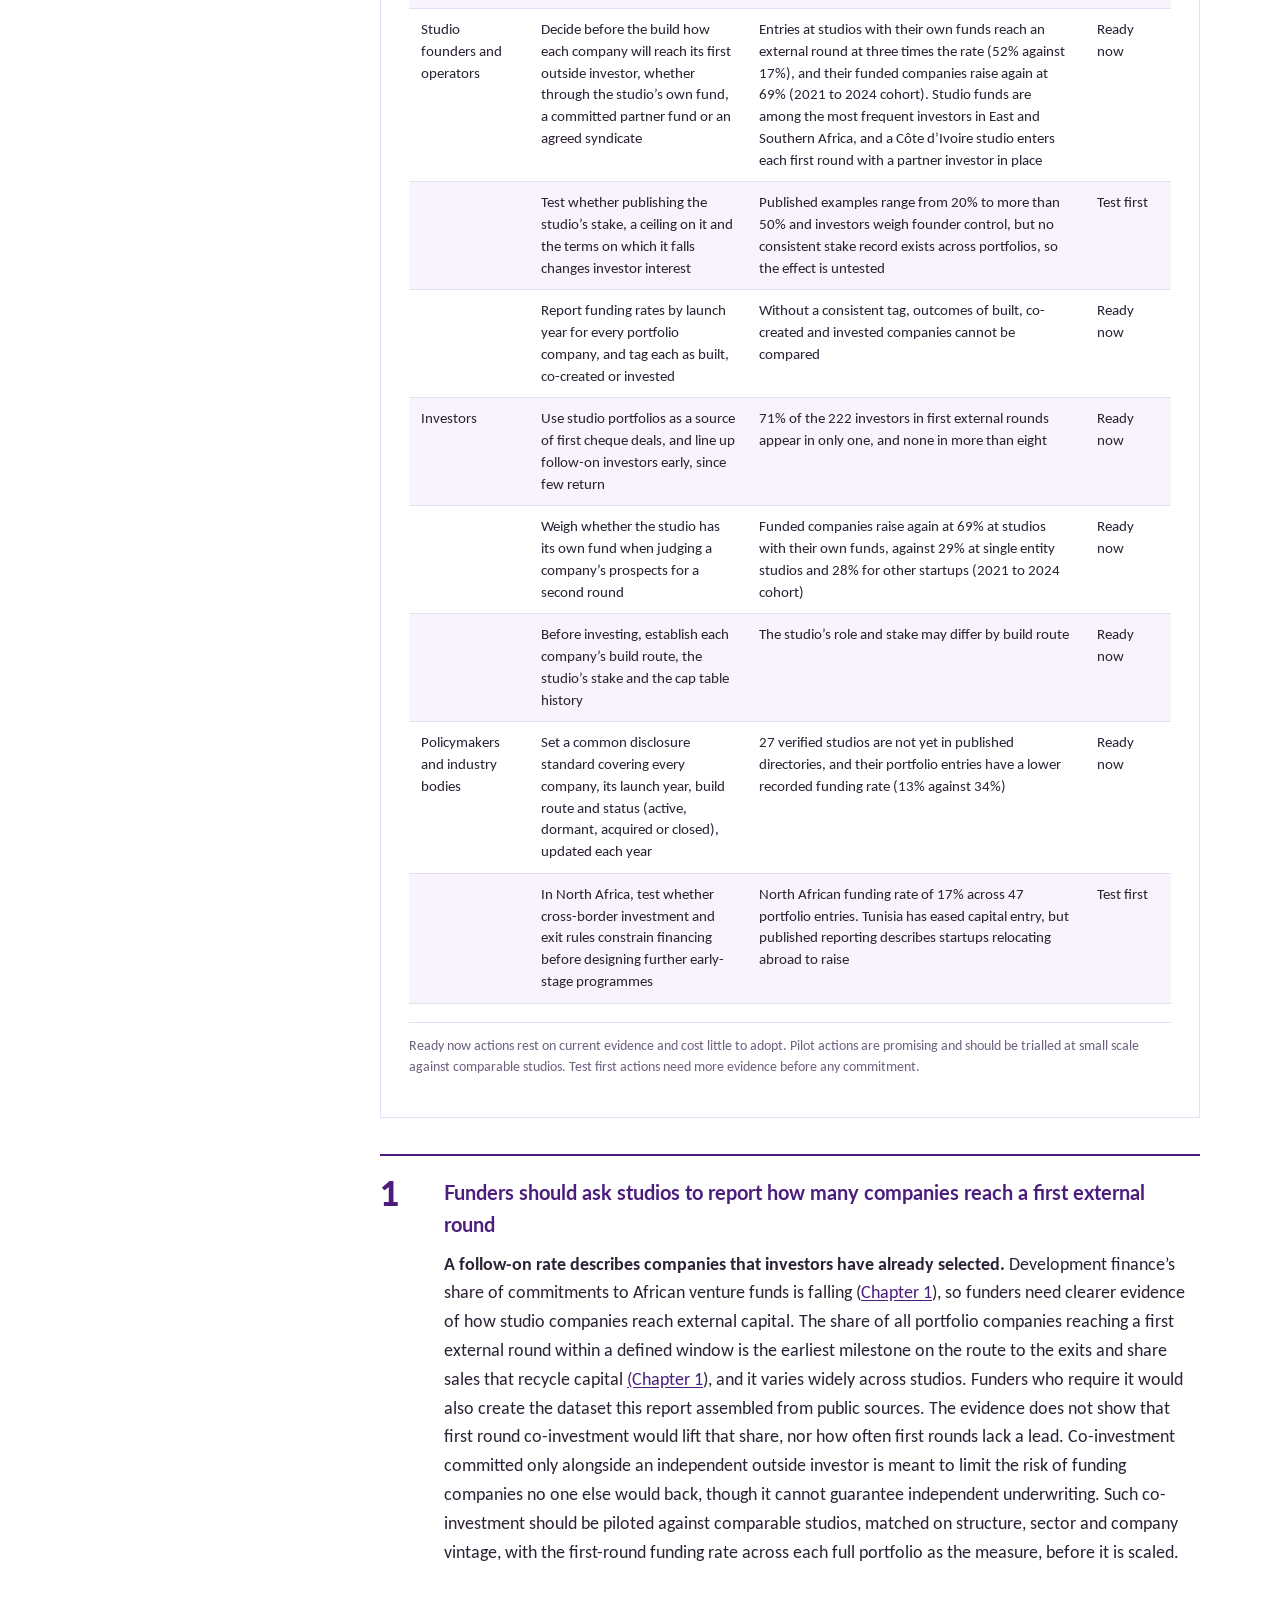
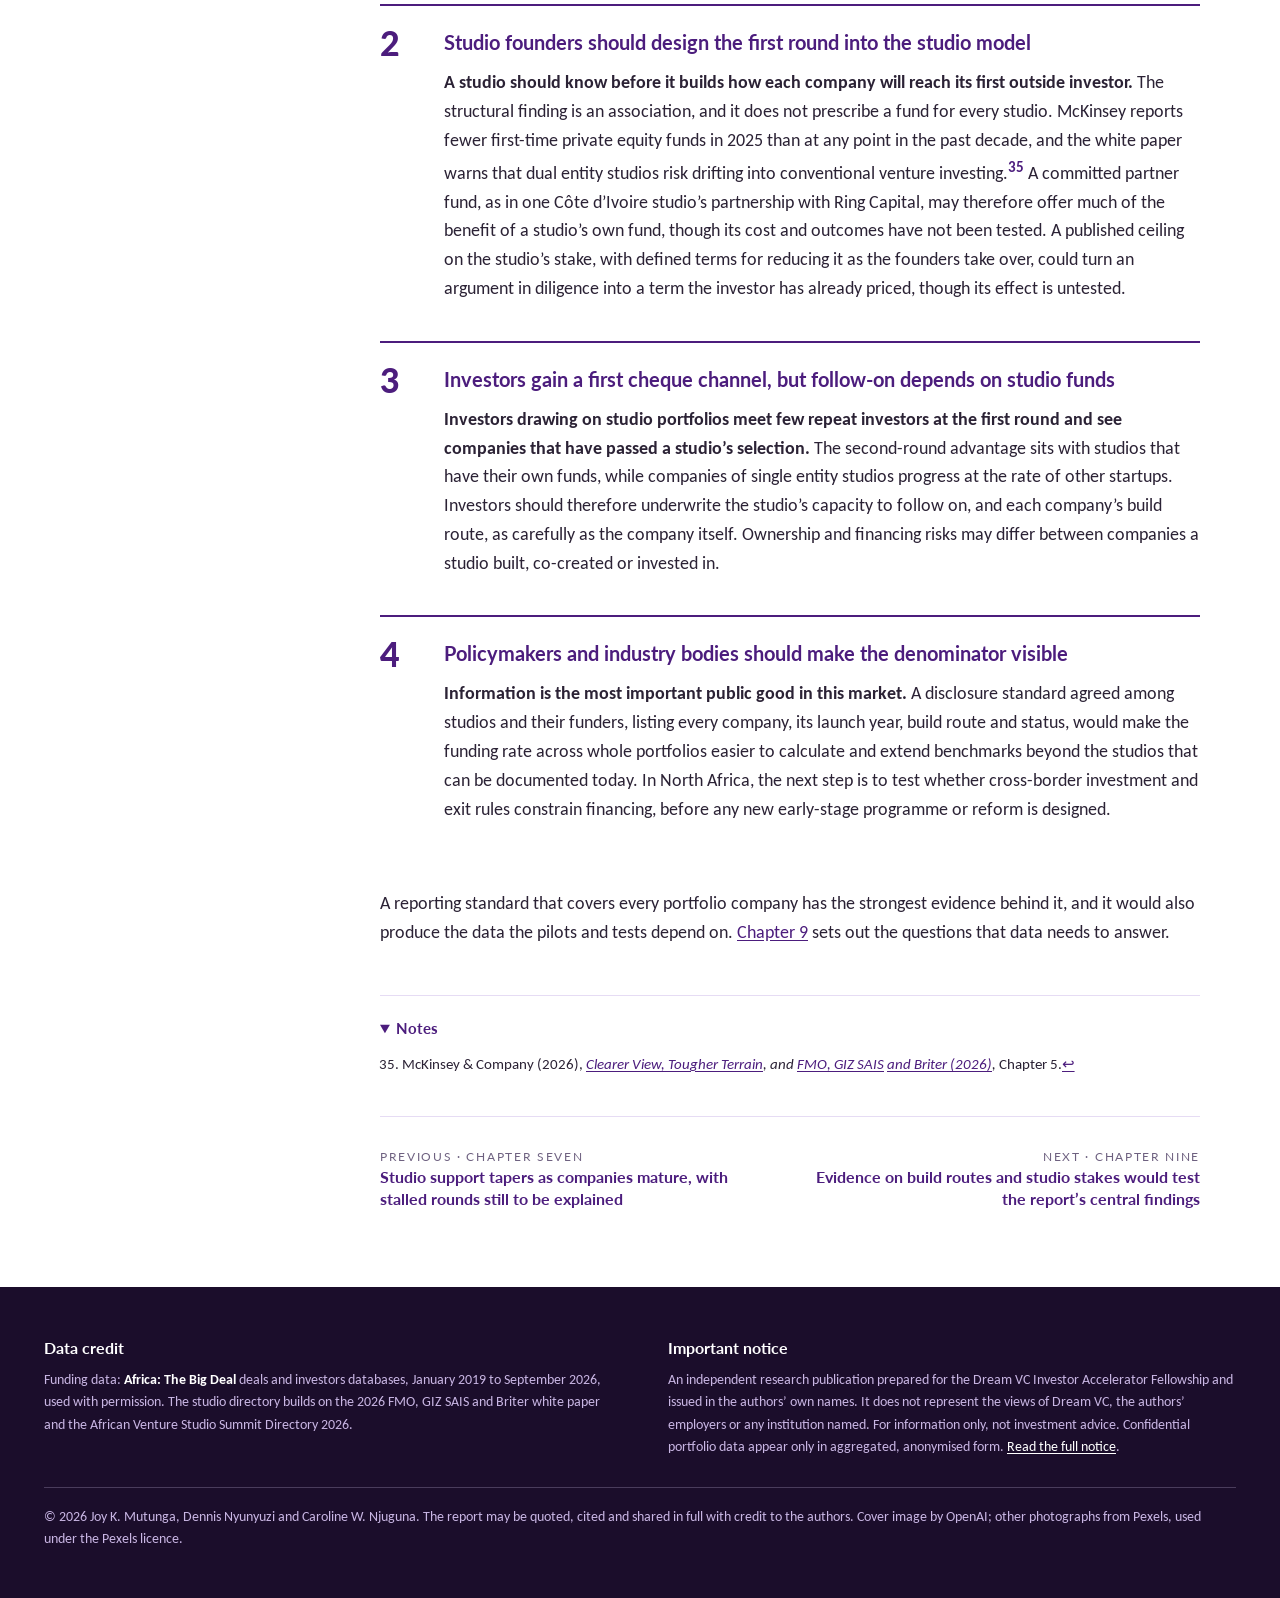
<file: chapter-8.html>
<!doctype html>
<html lang="en">
<head>
<meta charset="utf-8">
<meta name="viewport" content="width=device-width, initial-scale=1">
<title>Chapter Eight: Make first rounds measurable, then pilot what lifts them | African Venture Studio Report 2026</title>
<meta name="description" content="Chapter Eight: recommendations for African venture studios and investors: make first funding rounds measurable, then pilot what lifts them.">
<link rel="canonical" href="https://african-venture-studio-report.github.io/chapter-8.html">
<meta property="og:title" content="Chapter Eight: Make first rounds measurable, then pilot what lifts them | African Venture Studio Report 2026">
<meta property="og:description" content="How many companies in African venture studio portfolios secure external investment, and who writes their first cheque? 68 studios, 456 portfolio companies, January 2019 to September 2026.">
<meta property="og:image" content="https://african-venture-studio-report.github.io/assets/img/cover.jpg?v=600bdccd">
<meta property="og:type" content="article">
<meta name="twitter:card" content="summary_large_image">
<meta name="author" content="Joy K. Mutunga, Dennis Nyunyuzi, Caroline W. Njuguna">
<meta name="citation_title" content="African Venture Studio Report 2026: The first external cheque">
<meta name="citation_author" content="Mutunga, Joy K.">
<meta name="citation_author" content="Nyunyuzi, Dennis">
<meta name="citation_author" content="Njuguna, Caroline W.">
<meta name="citation_publication_date" content="2026/11">
<meta name="citation_pdf_url" content="https://african-venture-studio-report.github.io/assets/African-Venture-Studio-Report-2026.pdf?v=266ba995">
<link rel="icon" href="assets/img/logo.png">
<link rel="preconnect" href="https://fonts.googleapis.com">
<link rel="preconnect" href="https://fonts.gstatic.com" crossorigin>
<link rel="stylesheet" href="https://fonts.googleapis.com/css2?family=Lato:wght@400;700;900&family=Carlito:ital,wght@0,400;0,700;1,400&display=swap">
<link rel="stylesheet" href="assets/css/site.css?v=ba65e637">
</head>
<body>
<a class="skip" href="#main">Skip to content</a>
<header class="site-head"><nav aria-label="Main">
<a class="brand" href="index.html"><img src="assets/img/logo.png" alt="African Venture Studio Report 2026 logo">African Venture Studio Report 2026</a>
<div class="nav-links"><a href="index.html#findings" class="hide-sm">Findings</a><a href="executive-summary.html">Summary</a><a href="index.html#chapters">Chapters</a><a href="annex.html" class="hide-sm">Data and methods</a><a href="assets/African-Venture-Studio-Report-2026.pdf?v=266ba995" class="btn-p" download><span class="hide-xs">Download </span>PDF</a>
<button class="menu-btn" type="button" aria-expanded="false" aria-controls="site-menu"><svg width="20" height="20" viewBox="0 0 24 24" aria-hidden="true"><path d="M3 6h18M3 12h18M3 18h18" stroke="currentColor" stroke-width="2.2" stroke-linecap="round"/></svg>Menu</button>
<div class="site-menu" id="site-menu" hidden>
<p class="eyebrow">The report</p>
<a href="index.html">Home</a><a href="executive-summary.html">Executive summary</a><a href="about.html">Foreword and notice</a>
<p class="eyebrow">Chapters</p>
<a href="chapter-1.html"><b>1</b>Published benchmarks cover narrower groups</a><a href="chapter-2.html"><b>2</b>Sixty-eight verified studios</a><a href="chapter-3.html"><b>3</b>The funding path narrows at the first round</a><a href="chapter-4.html"><b>4</b>The investor pipeline</a><a href="chapter-5.html"><b>5</b>Studios’ own funds</a><a href="chapter-6.html"><b>6</b>The studio advantage after the first round</a><a href="chapter-7.html"><b>7</b>Studio support tapers</a><a href="chapter-8.html"><b>8</b>Make first rounds measurable</a><a href="chapter-9.html"><b>9</b>Evidence still needed</a>
<p class="eyebrow">Reference</p>
<a href="annex.html">Technical annex: data and methods</a><a href="references.html">References</a>
</div>
</div>
</nav></header>
<main id="main"><section class="page-hero"><img src="assets/img/ch8.jpg" alt="An arched doorway opening onto light"><div class="wrap"><p class="eyebrow">Chapter Eight</p><h1>Make first rounds measurable, then pilot what lifts them</h1></div></section><div class="layout"><nav class="toc" aria-label="Report sections"><p class="eyebrow">In this report</p><a href="executive-summary.html">Executive summary</a><a href="chapter-1.html">1 · Published benchmarks cover narrower groups than whole studio portfolios</a><a href="chapter-2.html">2 · Sixty-eight verified studios extend Briter’s landscape</a><a href="chapter-3.html">3 · The funding path narrows most sharply at the first external round</a><a href="chapter-4.html">4 · The investor pipeline is thin, fragmented and mostly non-African by Series B</a><a href="chapter-5.html">5 · Studios’ own funds are the strongest fundability marker</a><a href="chapter-6.html">6 · The studio advantage appears after the first external round</a><a href="chapter-7.html">7 · Studio support tapers as companies mature, with stalled rounds still to be explained</a><a href="chapter-8.html" aria-current="page">8 · Make first rounds measurable, then pilot what lifts them</a><a href="chapter-9.html">9 · Evidence on build routes and studio stakes would test the report’s central findings</a><a href="annex.html">Technical annex</a><a href="references.html">References</a><a href="about.html">Foreword and notice</a></nav><article class="report"><p class="lede"><strong>The largest gap is at entry.</strong> Portfolio funding rates differ most from the published benchmark at the first external round, and the advantage over other startups appears only after it, mainly at studios with their own funds. The evidence locates the problem more firmly than it identifies the remedy, so each implication in <a href="#exhibit-38">Exhibit 38</a> carries one of three labels. Ready now marks actions the findings support directly. Pilot marks actions where the findings establish the gap but not the remedy. Test first marks actions whose underlying proposition is untested.</p>
<figure class="exhibit" id="exhibit-38" data-ex="38"><figcaption class="ex-cap"><span class="ex-num"><a href="#exhibit-38">Exhibit 38</a></span><span class="ex-title"><strong>Reporting actions rest on strong evidence, while financing interventions should be piloted or tested first</strong></span></figcaption><div class="ex-chart"><div class="table-scroll ex-table"><table>

<thead>
<tr>
<th><strong>Audience</strong></th>
<th><strong>Action</strong></th>
<th><strong>Evidence</strong></th>
<th><strong>Approach</strong></th>
</tr>
</thead>
<tbody>
<tr>
<td>DFIs, LPs and donors funding studios</td>
<td>Require studios to report every portfolio company’s launch year, build route and whether it reaches a first external round within 36 months of launch</td>
<td>73% of the 456 portfolio companies have no recorded external round, a share no published benchmark reports for whole portfolios. Entries at studios not yet in published directories raise less often (13% against 34%)</td>
<td>Ready now</td>
</tr>
<tr>
<td></td>
<td>Pilot first round co-investment alongside a committed, independent outside investor, and scale it only if the funding rate rises against comparable studios</td>
<td>Whether co-investment changes the 73% is untested</td>
<td>Pilot</td>
</tr>
<tr>
<td></td>
<td>Pair single entity studios with a committed co-investment partner or sidecar vehicle suited to their capital needs and governance</td>
<td>52% of entries at studios with their own funds reach an external round, against 17% at single entity studios. Once funded, companies of single entity studios raise again at the rate of other startups (29% against 28%)</td>
<td>Pilot</td>
</tr>
<tr>
<td></td>
<td>Assess the case for cornerstone commitments to African funds able to lead Series B rounds</td>
<td>African share of named participations falls to 9% at Series B and 4% after, while 13 rounds at Series B and later carry $1.13 billion, 46% of disclosed studio company capital</td>
<td>Test first</td>
</tr>
<tr>
<td>Studio founders and operators</td>
<td>Decide before the build how each company will reach its first outside investor, whether through the studio’s own fund, a committed partner fund or an agreed syndicate</td>
<td>Entries at studios with their own funds reach an external round at three times the rate (52% against 17%), and their funded companies raise again at 69% (2021 to 2024 cohort). Studio funds are among the most frequent investors in East and Southern Africa, and a Côte d’Ivoire studio enters each first round with a partner investor in place</td>
<td>Ready now</td>
</tr>
<tr>
<td></td>
<td>Test whether publishing the studio’s stake, a ceiling on it and the terms on which it falls changes investor interest</td>
<td>Published examples range from 20% to more than 50% and investors weigh founder control, but no consistent stake record exists across portfolios, so the effect is untested</td>
<td>Test first</td>
</tr>
<tr>
<td></td>
<td>Report funding rates by launch year for every portfolio company, and tag each as built, co-created or invested</td>
<td>Without a consistent tag, outcomes of built, co-created and invested companies cannot be compared</td>
<td>Ready now</td>
</tr>
<tr>
<td>Investors</td>
<td>Use studio portfolios as a source of first cheque deals, and line up follow-on investors early, since few return</td>
<td>71% of the 222 investors in first external rounds appear in only one, and none in more than eight</td>
<td>Ready now</td>
</tr>
<tr>
<td></td>
<td>Weigh whether the studio has its own fund when judging a company’s prospects for a second round</td>
<td>Funded companies raise again at 69% at studios with their own funds, against 29% at single entity studios and 28% for other startups (2021 to 2024 cohort)</td>
<td>Ready now</td>
</tr>
<tr>
<td></td>
<td>Before investing, establish each company’s build route, the studio’s stake and the cap table history</td>
<td>The studio’s role and stake may differ by build route</td>
<td>Ready now</td>
</tr>
<tr>
<td>Policymakers and industry bodies</td>
<td>Set a common disclosure standard covering every company, its launch year, build route and status (active, dormant, acquired or closed), updated each year</td>
<td>27 verified studios are not yet in published directories, and their portfolio entries have a lower recorded funding rate (13% against 34%)</td>
<td>Ready now</td>
</tr>
<tr>
<td></td>
<td>In North Africa, test whether cross-border investment and exit rules constrain financing before designing further early-stage programmes</td>
<td>North African funding rate of 17% across 47 portfolio entries. Tunisia has eased capital entry, but published reporting describes startups relocating abroad to raise</td>
<td>Test first</td>
</tr>
</tbody>
</table></div></div><div class="ex-notes"><p class="">Ready now actions rest on current evidence and cost little to adopt. Pilot actions are promising and should be trialled at small scale against comparable studios. Test first actions need more evidence before any commitment.</p></div></figure>
<div class="num-blocks"><div class="num-block"><span class="n">1</span><div><h3>Funders should ask studios to report how many companies reach a first external round</h3><p><strong>A follow-on rate describes companies that investors have already selected.</strong> Development finance’s share of commitments to African venture funds is falling (<a href="chapter-1.html">Chapter 1</a>), so funders need clearer evidence of how studio companies reach external capital. The share of all portfolio companies reaching a first external round within a defined window is the earliest milestone on the route to the exits and share sales that recycle capital <a href="chapter-1.html">(Chapter 1</a>), and it varies widely across studios. Funders who require it would also create the dataset this report assembled from public sources. The evidence does not show that first round co-investment would lift that share, nor how often first rounds lack a lead. Co-investment committed only alongside an independent outside investor is meant to limit the risk of funding companies no one else would back, though it cannot guarantee independent underwriting. Such co-investment should be piloted against comparable studios, matched on structure, sector and company vintage, with the first-round funding rate across each full portfolio as the measure, before it is scaled.</p></div></div><div class="num-block"><span class="n">2</span><div><h3>Studio founders should design the first round into the studio model</h3><p><strong>A studio should know before it builds how each company will reach its first outside investor.</strong> The structural finding is an association, and it does not prescribe a fund for every studio. McKinsey reports fewer first-time private equity funds in 2025 than at any point in the past decade, and the white paper warns that dual entity studios risk drifting into conventional venture investing.<a class="footnote-ref" href="#fn35" id="fnref35" role="doc-noteref"><sup>35</sup></a> A committed partner fund, as in one Côte d’Ivoire studio’s partnership with Ring Capital, may therefore offer much of the benefit of a studio’s own fund, though its cost and outcomes have not been tested. A published ceiling on the studio’s stake, with defined terms for reducing it as the founders take over, could turn an argument in diligence into a term the investor has already priced, though its effect is untested.</p></div></div><div class="num-block"><span class="n">3</span><div><h3>Investors gain a first cheque channel, but follow-on depends on studio funds</h3><p><strong>Investors drawing on studio portfolios meet few repeat investors at the first round and see companies that have passed a studio’s selection.</strong> The second-round advantage sits with studios that have their own funds, while companies of single entity studios progress at the rate of other startups. Investors should therefore underwrite the studio’s capacity to follow on, and each company’s build route, as carefully as the company itself. Ownership and financing risks may differ between companies a studio built, co-created or invested in.</p></div></div><div class="num-block"><span class="n">4</span><div><h3>Policymakers and industry bodies should make the denominator visible</h3><p><strong>Information is the most important public good in this market.</strong> A disclosure standard agreed among studios and their funders, listing every company, its launch year, build route and status, would make the funding rate across whole portfolios easier to calculate and extend benchmarks beyond the studios that can be documented today. In North Africa, the next step is to test whether cross-border investment and exit rules constrain financing, before any new early-stage programme or reform is designed.</p></div></div></div>
<p>A reporting standard that covers every portfolio company has the strongest evidence behind it, and it would also produce the data the pilots and tests depend on. <a href="chapter-9.html">Chapter 9</a> sets out the questions that data needs to answer.</p><details class="notes" open><summary>Notes</summary><ol><li id="fn35" value="35"><p>McKinsey &amp; Company (2026), <em><a href="https://www.mckinsey.com/~/media/mckinsey/industries/private%20equity%20and%20principal%20investors/our%20insights/mckinseys%20global%20private%20markets%20report/2026/global-private-markets-report-2026-full-report.pdf" rel="noopener">Clearer View, Tougher Terrain</a>, and <a href="https://www.fmo.nl/l/en/library/download/urn:uuid:3095af53-2474-4ca9-a676-87cc03590879/202608-white+paper-venture+studios+in+africa.pdf" rel="noopener">FMO, GIZ SAIS</a></em> <em><a href="https://www.fmo.nl/l/en/library/download/urn:uuid:3095af53-2474-4ca9-a676-87cc03590879/202608-white+paper-venture+studios+in+africa.pdf" rel="noopener">and Briter (2026)</a>,</em> Chapter 5.<a class="footnote-back" href="#fnref35" role="doc-backlink">↩︎</a></p></li></ol></details><nav class="pager" aria-label="Previous and next"><a href="chapter-7.html"><span class="sub">Previous · Chapter Seven</span><b>Studio support tapers as companies mature, with stalled rounds still to be explained</b></a><a class="next" href="chapter-9.html"><span class="sub">Next · Chapter Nine</span><b>Evidence on build routes and studio stakes would test the report’s central findings</b></a></nav></article></div></main><footer class="site-foot"><div class="wrap">
<div class="col"><b>Data credit</b><span>Funding data: <strong>Africa: The Big Deal</strong> deals and investors databases, January 2019 to September 2026, used with permission. The studio directory builds on the 2026 FMO, GIZ SAIS and Briter white paper and the African Venture Studio Summit Directory 2026.</span></div>
<div class="col"><b>Important notice</b><span>An independent research publication prepared for the Dream VC Investor Accelerator Fellowship and issued in the authors’ own names. It does not represent the views of Dream VC, the authors’ employers or any institution named. For information only, not investment advice. Confidential portfolio data appear only in aggregated, anonymised form. <a href="about.html#important-notice">Read the full notice</a>.</span></div>
<div class="legal">© 2026 Joy K. Mutunga, Dennis Nyunyuzi and Caroline W. Njuguna. The report may be quoted, cited and shared in full with credit to the authors. Cover image by OpenAI; other photographs from Pexels, used under the Pexels licence.</div>
</div></footer>
<script src="assets/js/exhibits.js?v=3a9eb7a3"></script>
<script src="assets/js/charts.js?v=babb75bc"></script>
<script src="assets/js/site.js?v=0302a145"></script>
<script src="assets/js/chat.js?v=63d55d04" data-endpoint="https://avsr-chat.kathure16.workers.dev/"></script>
</body>
</html>
</file>
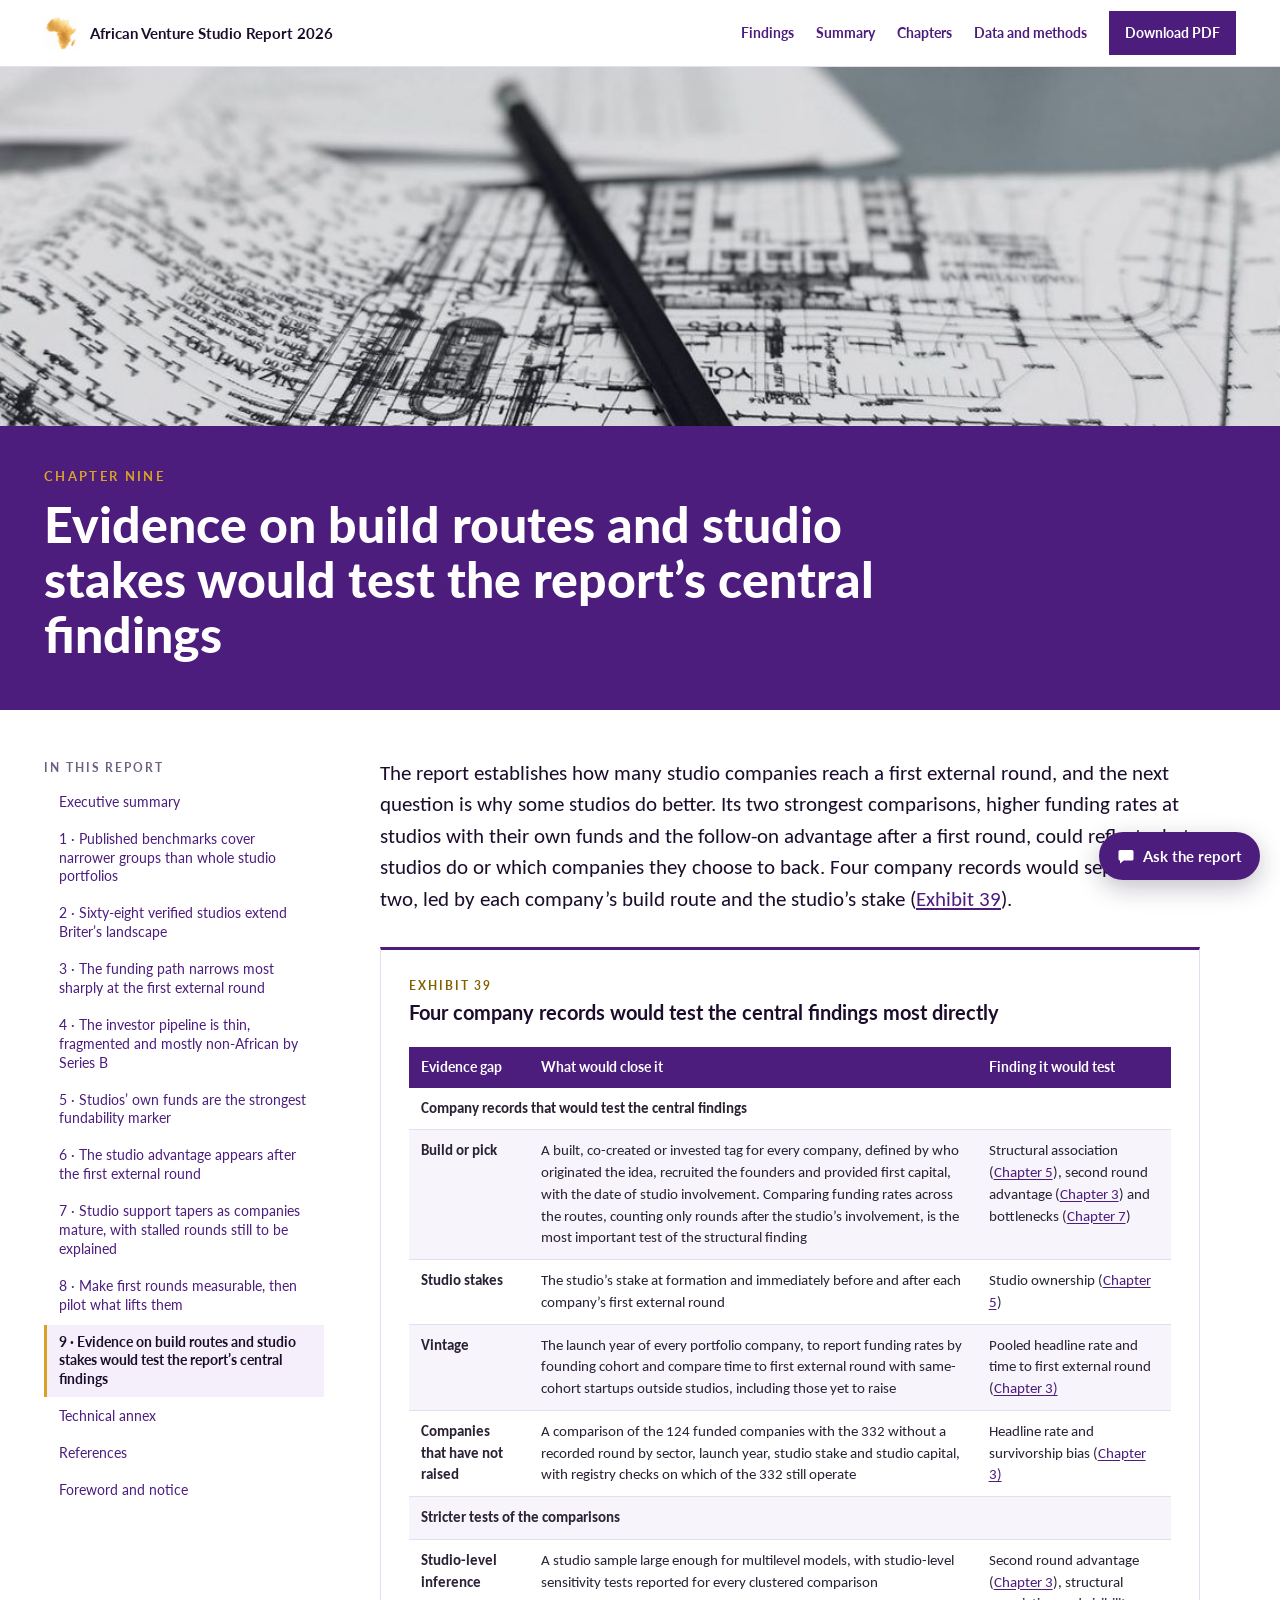
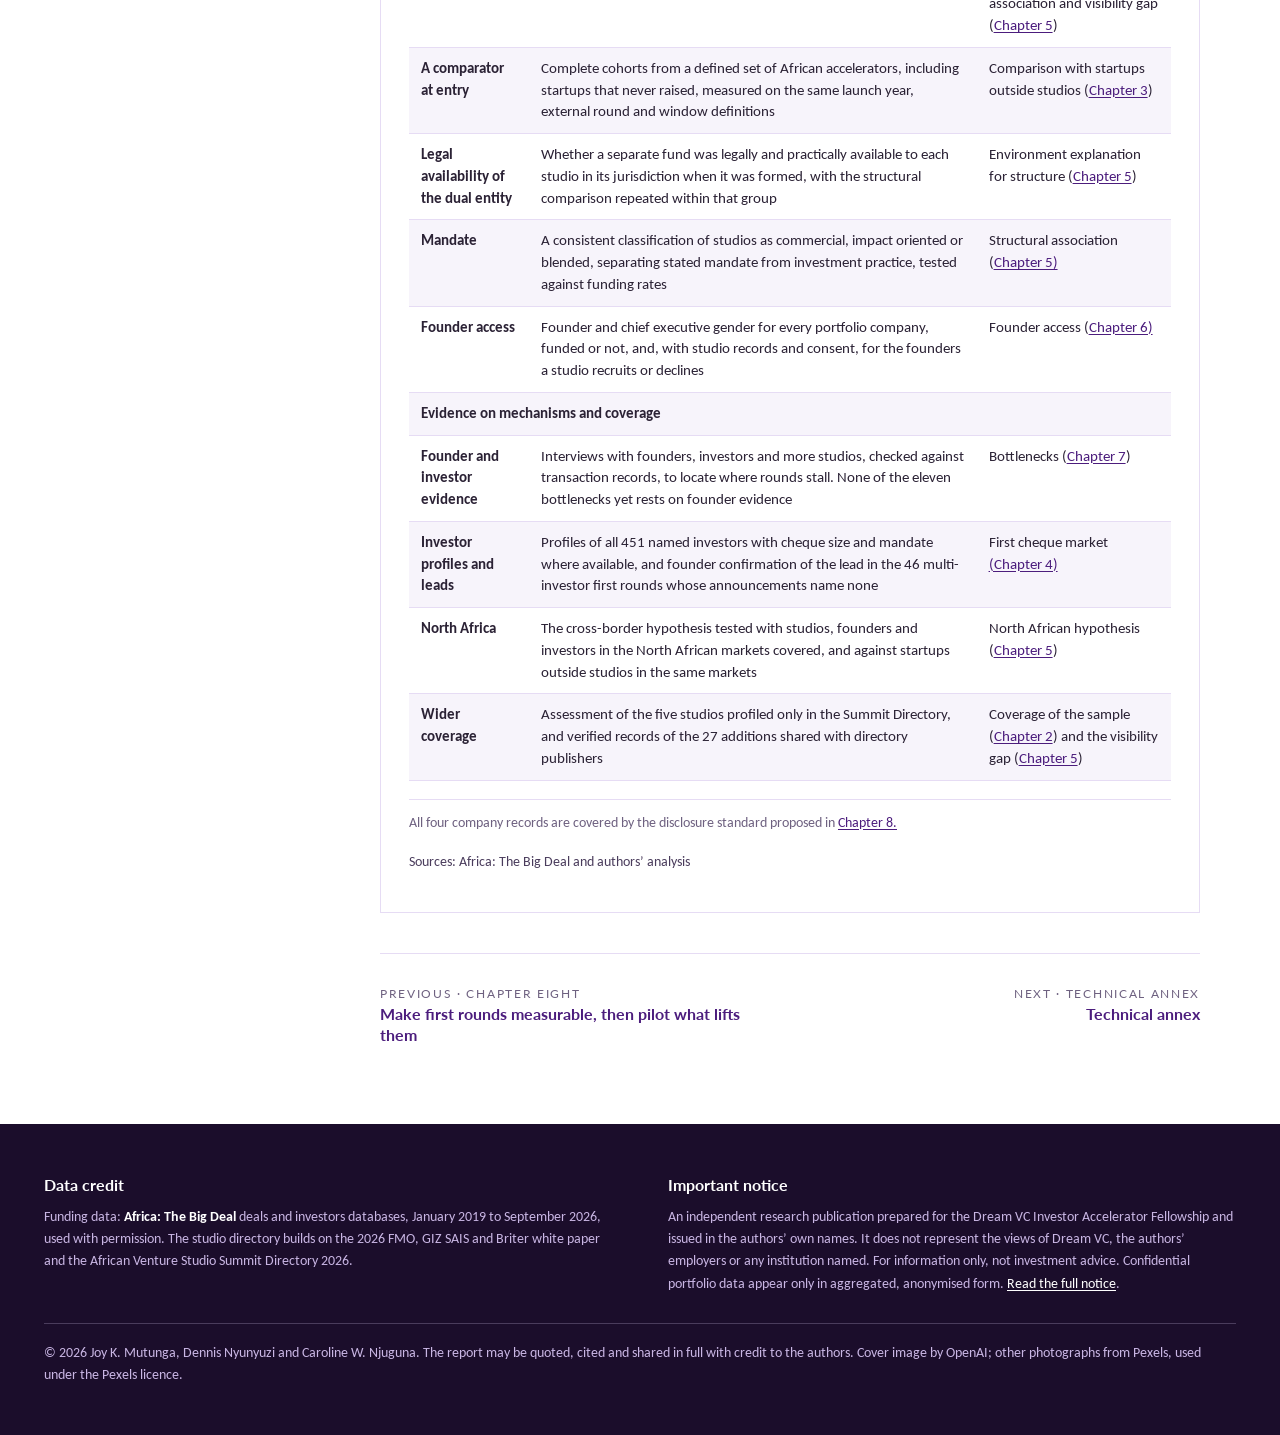
<file: chapter-9.html>
<!doctype html>
<html lang="en">
<head>
<meta charset="utf-8">
<meta name="viewport" content="width=device-width, initial-scale=1">
<title>Chapter Nine: Evidence on build routes and studio stakes would test the report’s central findings | African Venture Studio Report 2026</title>
<meta name="description" content="Chapter Nine: the evidence on build routes and studio equity stakes that would test the report's central findings on African venture studios.">
<link rel="canonical" href="https://african-venture-studio-report.github.io/chapter-9.html">
<meta property="og:title" content="Chapter Nine: Evidence on build routes and studio stakes would test the report’s central findings | African Venture Studio Report 2026">
<meta property="og:description" content="How many companies in African venture studio portfolios secure external investment, and who writes their first cheque? 68 studios, 456 portfolio companies, January 2019 to September 2026.">
<meta property="og:image" content="https://african-venture-studio-report.github.io/assets/img/cover.jpg?v=600bdccd">
<meta property="og:type" content="article">
<meta name="twitter:card" content="summary_large_image">
<meta name="author" content="Joy K. Mutunga, Dennis Nyunyuzi, Caroline W. Njuguna">
<meta name="citation_title" content="African Venture Studio Report 2026: The first external cheque">
<meta name="citation_author" content="Mutunga, Joy K.">
<meta name="citation_author" content="Nyunyuzi, Dennis">
<meta name="citation_author" content="Njuguna, Caroline W.">
<meta name="citation_publication_date" content="2026/11">
<meta name="citation_pdf_url" content="https://african-venture-studio-report.github.io/assets/African-Venture-Studio-Report-2026.pdf?v=266ba995">
<link rel="icon" href="assets/img/logo.png">
<link rel="preconnect" href="https://fonts.googleapis.com">
<link rel="preconnect" href="https://fonts.gstatic.com" crossorigin>
<link rel="stylesheet" href="https://fonts.googleapis.com/css2?family=Lato:wght@400;700;900&family=Carlito:ital,wght@0,400;0,700;1,400&display=swap">
<link rel="stylesheet" href="assets/css/site.css?v=ba65e637">
</head>
<body>
<a class="skip" href="#main">Skip to content</a>
<header class="site-head"><nav aria-label="Main">
<a class="brand" href="index.html"><img src="assets/img/logo.png" alt="African Venture Studio Report 2026 logo">African Venture Studio Report 2026</a>
<div class="nav-links"><a href="index.html#findings" class="hide-sm">Findings</a><a href="executive-summary.html">Summary</a><a href="index.html#chapters">Chapters</a><a href="annex.html" class="hide-sm">Data and methods</a><a href="assets/African-Venture-Studio-Report-2026.pdf?v=266ba995" class="btn-p" download><span class="hide-xs">Download </span>PDF</a>
<button class="menu-btn" type="button" aria-expanded="false" aria-controls="site-menu"><svg width="20" height="20" viewBox="0 0 24 24" aria-hidden="true"><path d="M3 6h18M3 12h18M3 18h18" stroke="currentColor" stroke-width="2.2" stroke-linecap="round"/></svg>Menu</button>
<div class="site-menu" id="site-menu" hidden>
<p class="eyebrow">The report</p>
<a href="index.html">Home</a><a href="executive-summary.html">Executive summary</a><a href="about.html">Foreword and notice</a>
<p class="eyebrow">Chapters</p>
<a href="chapter-1.html"><b>1</b>Published benchmarks cover narrower groups</a><a href="chapter-2.html"><b>2</b>Sixty-eight verified studios</a><a href="chapter-3.html"><b>3</b>The funding path narrows at the first round</a><a href="chapter-4.html"><b>4</b>The investor pipeline</a><a href="chapter-5.html"><b>5</b>Studios’ own funds</a><a href="chapter-6.html"><b>6</b>The studio advantage after the first round</a><a href="chapter-7.html"><b>7</b>Studio support tapers</a><a href="chapter-8.html"><b>8</b>Make first rounds measurable</a><a href="chapter-9.html"><b>9</b>Evidence still needed</a>
<p class="eyebrow">Reference</p>
<a href="annex.html">Technical annex: data and methods</a><a href="references.html">References</a>
</div>
</div>
</nav></header>
<main id="main"><section class="page-hero"><img src="assets/img/ch9.jpg" alt="Architectural drawings on a desk"><div class="wrap"><p class="eyebrow">Chapter Nine</p><h1>Evidence on build routes and studio stakes would test the report’s central findings</h1></div></section><div class="layout"><nav class="toc" aria-label="Report sections"><p class="eyebrow">In this report</p><a href="executive-summary.html">Executive summary</a><a href="chapter-1.html">1 · Published benchmarks cover narrower groups than whole studio portfolios</a><a href="chapter-2.html">2 · Sixty-eight verified studios extend Briter’s landscape</a><a href="chapter-3.html">3 · The funding path narrows most sharply at the first external round</a><a href="chapter-4.html">4 · The investor pipeline is thin, fragmented and mostly non-African by Series B</a><a href="chapter-5.html">5 · Studios’ own funds are the strongest fundability marker</a><a href="chapter-6.html">6 · The studio advantage appears after the first external round</a><a href="chapter-7.html">7 · Studio support tapers as companies mature, with stalled rounds still to be explained</a><a href="chapter-8.html">8 · Make first rounds measurable, then pilot what lifts them</a><a href="chapter-9.html" aria-current="page">9 · Evidence on build routes and studio stakes would test the report’s central findings</a><a href="annex.html">Technical annex</a><a href="references.html">References</a><a href="about.html">Foreword and notice</a></nav><article class="report"><p class="lede">The report establishes how many studio companies reach a first external round, and the next question is why some studios do better. Its two strongest comparisons, higher funding rates at studios with their own funds and the follow-on advantage after a first round, could reflect what studios do or which companies they choose to back. Four company records would separate the two, led by each company’s build route and the studio’s stake (<a href="#exhibit-39">Exhibit 39</a>).</p>
<figure class="exhibit" id="exhibit-39" data-ex="39"><figcaption class="ex-cap"><span class="ex-num"><a href="#exhibit-39">Exhibit 39</a></span><span class="ex-title"><strong>Four company records would test the central findings most directly<br/>
</strong></span></figcaption><div class="ex-chart"><div class="table-scroll ex-table"><table>

<thead>
<tr>
<th><strong>Evidence gap</strong></th>
<th><strong>What would close it</strong></th>
<th><strong>Finding it would test</strong></th>
</tr>
</thead>
<tbody>
<tr>
<td colspan="3"><strong>Company records that would test the central findings</strong></td>
</tr>
<tr>
<td><strong>Build or pick</strong></td>
<td>A built, co-created or invested tag for every company, defined by who originated the idea, recruited the founders and provided first capital, with the date of studio involvement. Comparing funding rates across the routes, counting only rounds after the studio’s involvement, is the most important test of the structural finding</td>
<td>Structural association (<a href="chapter-5.html">Chapter 5</a>), second round advantage (<a href="chapter-3.html">Chapter 3</a>) and bottlenecks (<a href="chapter-7.html">Chapter 7</a>)</td>
</tr>
<tr>
<td><strong>Studio stakes</strong></td>
<td>The studio’s stake at formation and immediately before and after each company’s first external round</td>
<td>Studio ownership (<a href="chapter-5.html">Chapter 5</a>)</td>
</tr>
<tr>
<td><strong>Vintage</strong></td>
<td>The launch year of every portfolio company, to report funding rates by founding cohort and compare time to first external round with same-cohort startups outside studios, including those yet to raise</td>
<td>Pooled headline rate and time to first external round (<a href="chapter-3.html">Chapter 3)</a></td>
</tr>
<tr>
<td><strong>Companies that have not raised</strong></td>
<td>A comparison of the 124 funded companies with the 332 without a recorded round by sector, launch year, studio stake and studio capital, with registry checks on which of the 332 still operate</td>
<td>Headline rate and survivorship bias (<a href="chapter-3.html">Chapter 3)</a></td>
</tr>
<tr>
<td colspan="3"><strong>Stricter tests of the comparisons</strong></td>
</tr>
<tr>
<td><strong>Studio-level inference</strong></td>
<td>A studio sample large enough for multilevel models, with studio-level sensitivity tests reported for every clustered comparison</td>
<td>Second round advantage (<a href="chapter-3.html">Chapter 3</a>), structural association and visibility gap (<a href="chapter-5.html">Chapter 5</a>)</td>
</tr>
<tr>
<td><strong>A comparator at entry</strong></td>
<td>Complete cohorts from a defined set of African accelerators, including startups that never raised, measured on the same launch year, external round and window definitions</td>
<td>Comparison with startups outside studios (<a href="chapter-3.html">Chapter 3</a>)</td>
</tr>
<tr>
<td><strong>Legal availability of the dual entity</strong></td>
<td>Whether a separate fund was legally and practically available to each studio in its jurisdiction when it was formed, with the structural comparison repeated within that group</td>
<td>Environment explanation for structure (<a href="chapter-5.html">Chapter 5</a>)</td>
</tr>
<tr>
<td><strong>Mandate</strong></td>
<td>A consistent classification of studios as commercial, impact oriented or blended, separating stated mandate from investment practice, tested against funding rates</td>
<td>Structural association (<a href="chapter-5.html">Chapter 5)</a></td>
</tr>
<tr>
<td><strong>Founder access</strong></td>
<td>Founder and chief executive gender for every portfolio company, funded or not, and, with studio records and consent, for the founders a studio recruits or declines</td>
<td>Founder access (<a href="chapter-6.html">Chapter 6)</a></td>
</tr>
<tr>
<td colspan="3"><strong>Evidence on mechanisms and coverage</strong></td>
</tr>
<tr>
<td><strong>Founder and investor evidence</strong></td>
<td>Interviews with founders, investors and more studios, checked against transaction records, to locate where rounds stall. None of the eleven bottlenecks yet rests on founder evidence</td>
<td>Bottlenecks (<a href="chapter-7.html">Chapter 7</a>)</td>
</tr>
<tr>
<td><strong>Investor profiles and leads</strong></td>
<td>Profiles of all 451 named investors with cheque size and mandate where available, and founder confirmation of the lead in the 46 multi-investor first rounds whose announcements name none</td>
<td>First cheque market <a href="chapter-4.html">(Chapter 4)</a></td>
</tr>
<tr>
<td><strong>North Africa</strong></td>
<td>The cross-border hypothesis tested with studios, founders and investors in the North African markets covered, and against startups outside studios in the same markets</td>
<td>North African hypothesis (<a href="chapter-5.html">Chapter 5</a>)</td>
</tr>
<tr>
<td><strong>Wider coverage</strong></td>
<td>Assessment of the five studios profiled only in the Summit Directory, and verified records of the 27 additions shared with directory publishers</td>
<td>Coverage of the sample (<a href="chapter-2.html">Chapter 2</a>) and the visibility gap (<a href="chapter-5.html">Chapter 5</a>)</td>
</tr>
</tbody>
</table></div></div><div class="ex-notes"><p class="">All four company records are covered by the disclosure standard proposed in <a href="chapter-8.html">Chapter 8.</a></p><p class="src">Sources: Africa: The Big Deal and authors’ analysis</p></div></figure><nav class="pager" aria-label="Previous and next"><a href="chapter-8.html"><span class="sub">Previous · Chapter Eight</span><b>Make first rounds measurable, then pilot what lifts them</b></a><a class="next" href="annex.html"><span class="sub">Next · Technical annex</span><b>Technical annex</b></a></nav></article></div></main><footer class="site-foot"><div class="wrap">
<div class="col"><b>Data credit</b><span>Funding data: <strong>Africa: The Big Deal</strong> deals and investors databases, January 2019 to September 2026, used with permission. The studio directory builds on the 2026 FMO, GIZ SAIS and Briter white paper and the African Venture Studio Summit Directory 2026.</span></div>
<div class="col"><b>Important notice</b><span>An independent research publication prepared for the Dream VC Investor Accelerator Fellowship and issued in the authors’ own names. It does not represent the views of Dream VC, the authors’ employers or any institution named. For information only, not investment advice. Confidential portfolio data appear only in aggregated, anonymised form. <a href="about.html#important-notice">Read the full notice</a>.</span></div>
<div class="legal">© 2026 Joy K. Mutunga, Dennis Nyunyuzi and Caroline W. Njuguna. The report may be quoted, cited and shared in full with credit to the authors. Cover image by OpenAI; other photographs from Pexels, used under the Pexels licence.</div>
</div></footer>
<script src="assets/js/exhibits.js?v=3a9eb7a3"></script>
<script src="assets/js/charts.js?v=babb75bc"></script>
<script src="assets/js/site.js?v=0302a145"></script>
<script src="assets/js/chat.js?v=63d55d04" data-endpoint="https://avsr-chat.kathure16.workers.dev/"></script>
</body>
</html>
</file>
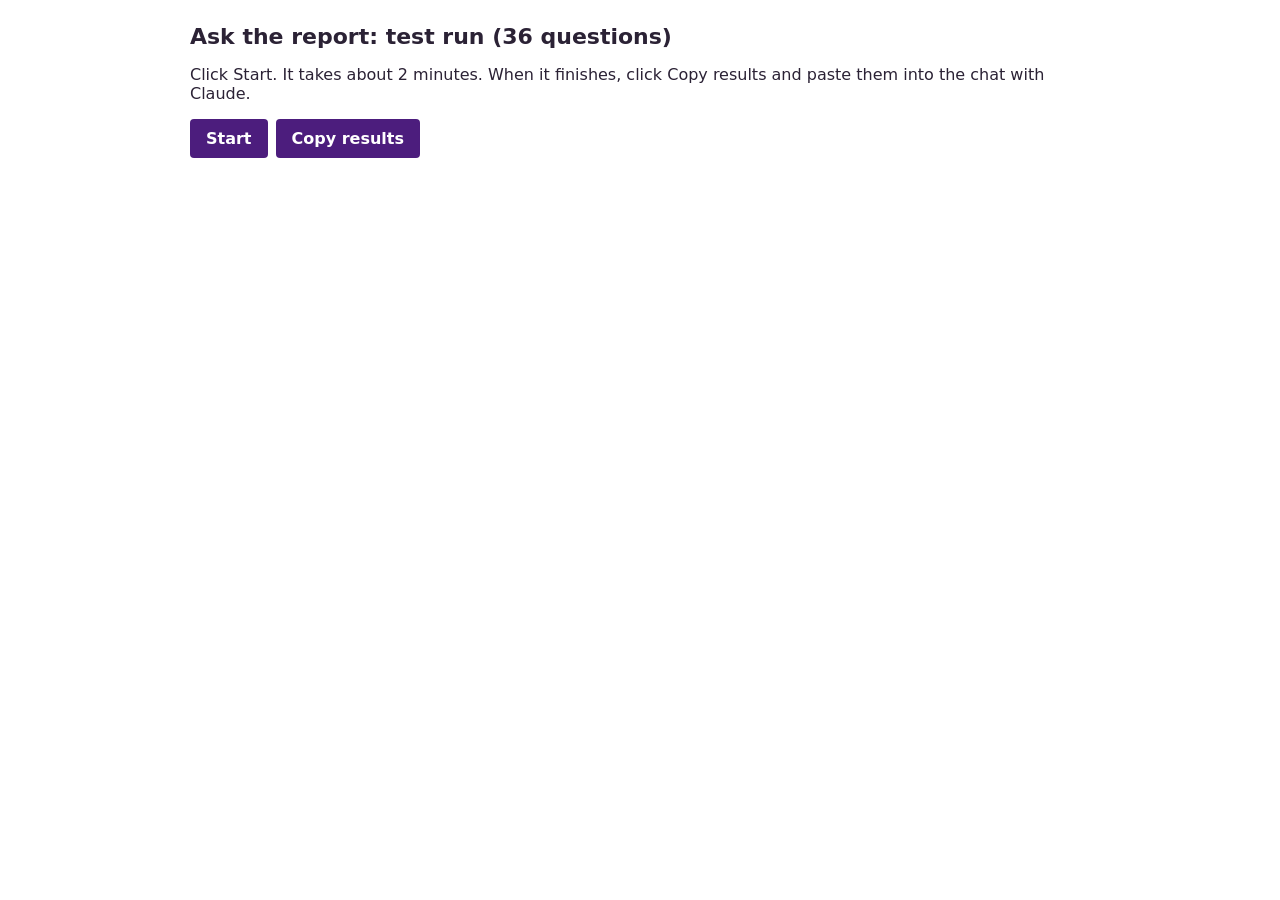
<file: chat-test.html>
<!doctype html>
<html lang="en"><head><meta charset="utf-8"><meta name="viewport" content="width=device-width, initial-scale=1"><meta name="robots" content="noindex, nofollow">
<title>Ask the report: test run</title>
<style>body{font-family:Calibri,Carlito,system-ui,sans-serif;max-width:900px;margin:24px auto;padding:0 16px;color:#2B2235}h1{font-size:22px}button{font:inherit;font-weight:700;padding:10px 16px;background:#4C1D7D;color:#fff;border:0;border-radius:4px;cursor:pointer;margin-right:8px}
.r{border-top:1px solid #E6DCF4;padding:10px 0}.q{font-weight:700}.a{margin:4px 0}.s{font-size:13px;color:#6E6180}.qt{font-size:13px;font-style:italic;border-left:3px solid #D9A227;padding-left:8px;margin:4px 0}#st{margin:12px 0;font-weight:700}</style></head>
<body><h1>Ask the report: test run (36 questions)</h1>
<p>Click Start. It takes about 2 minutes. When it finishes, click Copy results and paste them into the chat with Claude.</p>
<button id="go">Start</button><button id="cp" disabled>Copy results</button><div id="st"></div><div id="out"></div>
<script>
var EP='https://avsr-chat.kathure16.workers.dev/';
var Q=[["What is this report about?"],["What share of studio portfolio companies have a recorded external round?"],["How does that compare with Briter's benchmark?",1],
["Do studio companies raise second rounds more often than other startups?"],["Does that hold without the largest portfolio?",1],["What is the second-round rate at studios with their own funds?"],
["Who writes the first cheque for studio companies?"],["Which investors backed the most studio companies in a first round?"],["What share of named investor participations are African at Series C and later?"],
["How was the study done?"],["Summarise chapter 2"],["Which region has the highest funding rate?"],["And North Africa?",1],
["Which sectors have the highest second-round rates?"],["What is dormancy and how common is it?"],["How much capital did studio companies raise, and at which stages?"],
["Does the 72% seed to Series A benchmark hold in Africa?"],["Do studio companies exit more often than other startups?"],["What share of funded studio companies have a female chief executive?"],
["What should DFIs and LPs do?"],["Summarize chapter 6"],["What are the main limitations of the study?"],["What is the data cut-off date?"],
["Where does the funding data come from?"],["Tell me about Pyramidia Ventures"],["How many portfolio companies does Delta40 have?"],["Which studios are headquartered in Nigeria?"],
["What does the report say about Y Combinator?"],["Is Kepple Africa Ventures an active investor in studio companies?"],["Do studios with their own funds cause higher funding rates?"],
["What exhibits are in chapter 3?"],["What is the capital of France?"],["What is the best venture studio in Africa?"],["How much equity does Pyramidia take in its companies?"],
["What is a Series A?"],["What is a funding rate?"]];
var out=document.getElementById('out'),st=document.getElementById('st'),txt=[];
function sleep(ms){return new Promise(function(r){setTimeout(r,ms)})}
document.getElementById('go').onclick=async function(){this.disabled=true;var hist=[];
 for(var i=0;i<Q.length;i++){var q=Q[i][0],follow=Q[i][1];if(!follow)hist=[];st.textContent='Asking '+(i+1)+' of '+Q.length+'…';
  var d;try{var r=await fetch(EP,{method:'POST',headers:{'content-type':'application/json'},body:JSON.stringify({question:q,history:hist.slice(-2)})});d=await r.json();}catch(e){d={error:String(e)}}
  var div=document.createElement('div');div.className='r';var line=(i+1)+'. Q: '+q+(follow?' (follow-up)':'')+'\nA: '+(d.answer||d.error||'')+'\n';
  div.innerHTML='';var a=document.createElement('div');a.className='q';a.textContent=(i+1)+'. '+q+(follow?' (follow-up)':'');div.appendChild(a);
  var b=document.createElement('div');b.className='a';b.textContent=d.answer||('ERROR: '+(d.error||''));div.appendChild(b);
  (d.sources||[]).forEach(function(s,k){var e=document.createElement('div');e.className='s';e.textContent='['+(k+1)+'] '+s.label;div.appendChild(e);line+='  ['+(k+1)+'] '+s.label+'\n';
   if(s.quote){var qq=document.createElement('div');qq.className='qt';qq.textContent='“'+s.quote+'”';div.appendChild(qq);line+='      "'+s.quote+'"\n';}});
  out.appendChild(div);txt.push(line);if(d.answer&&d.covered)hist.push({q:q,a:d.answer});await sleep(1200);}
 st.textContent='Done. Click Copy results.';document.getElementById('cp').disabled=false;};
document.getElementById('cp').onclick=function(){navigator.clipboard.writeText(txt.join('\n')).then(function(){st.textContent='Copied. Paste it into the chat with Claude.';});};
</script></body></html>
</file>
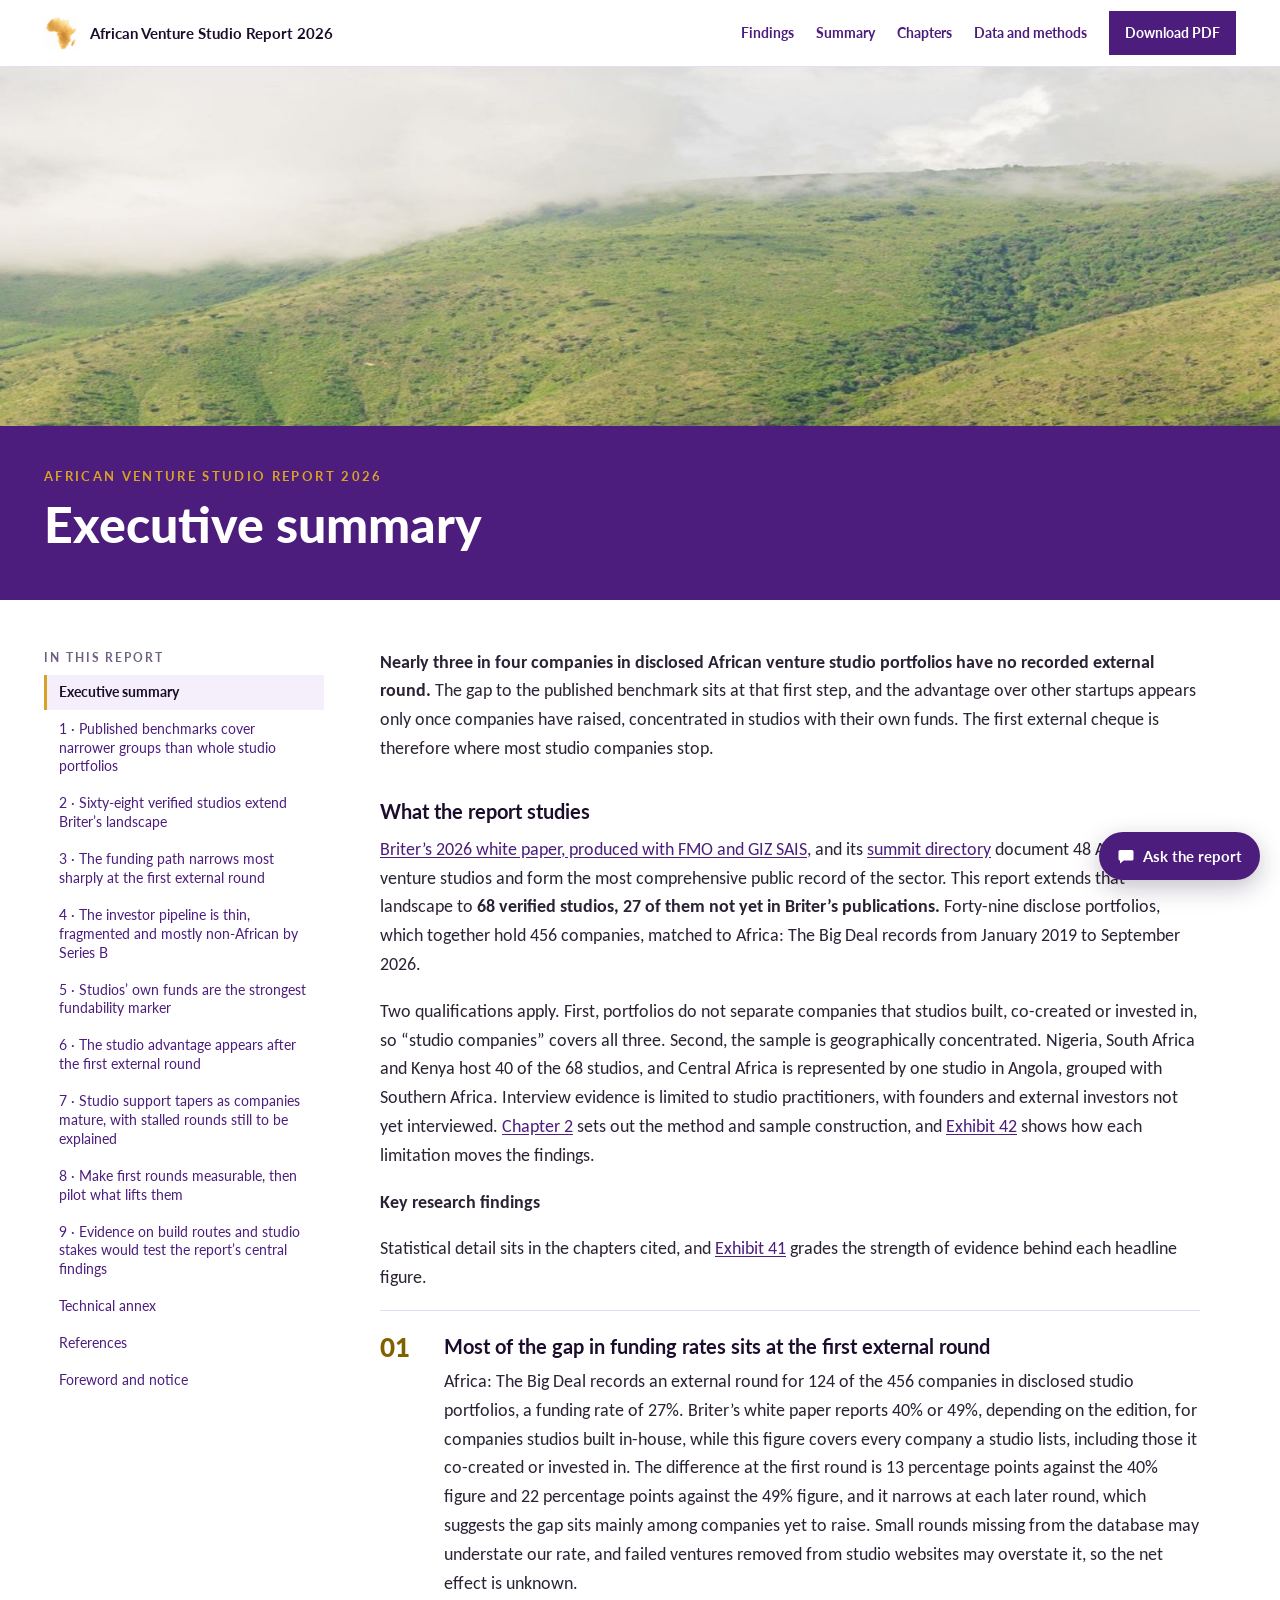
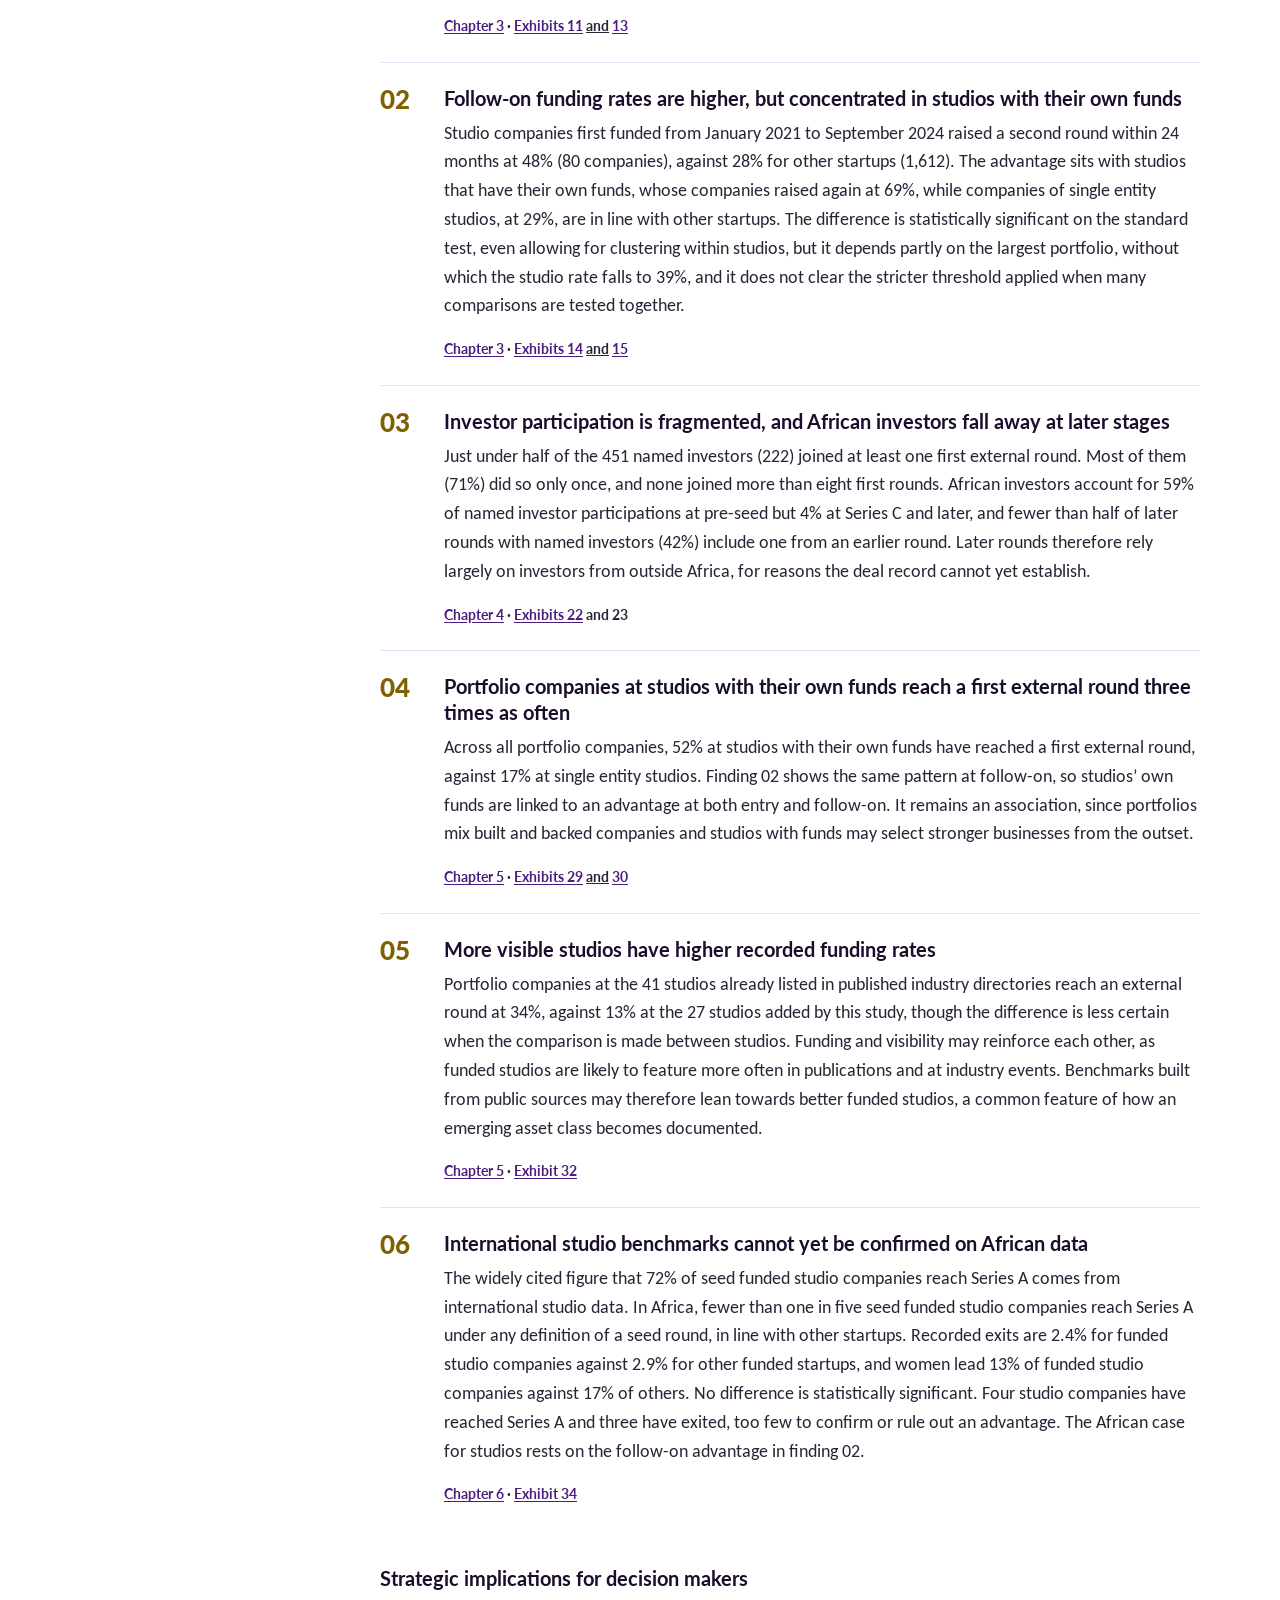
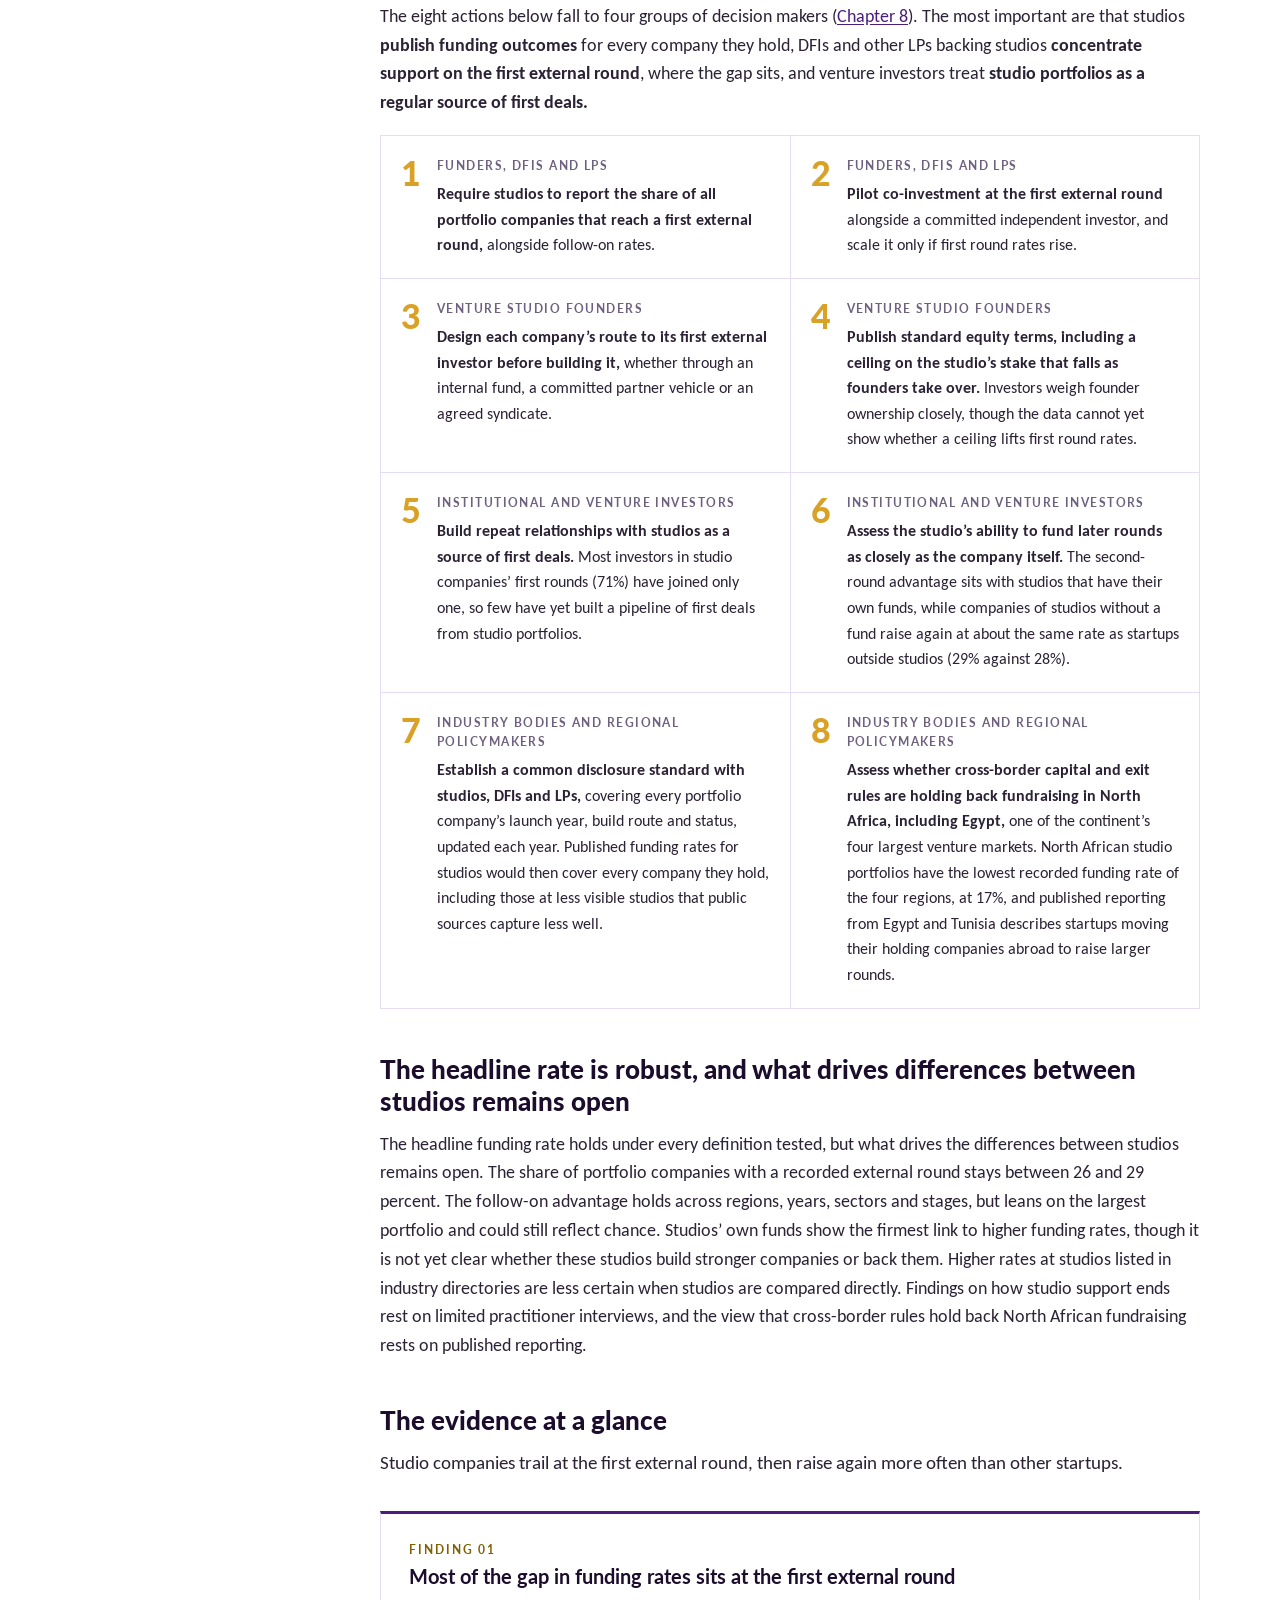
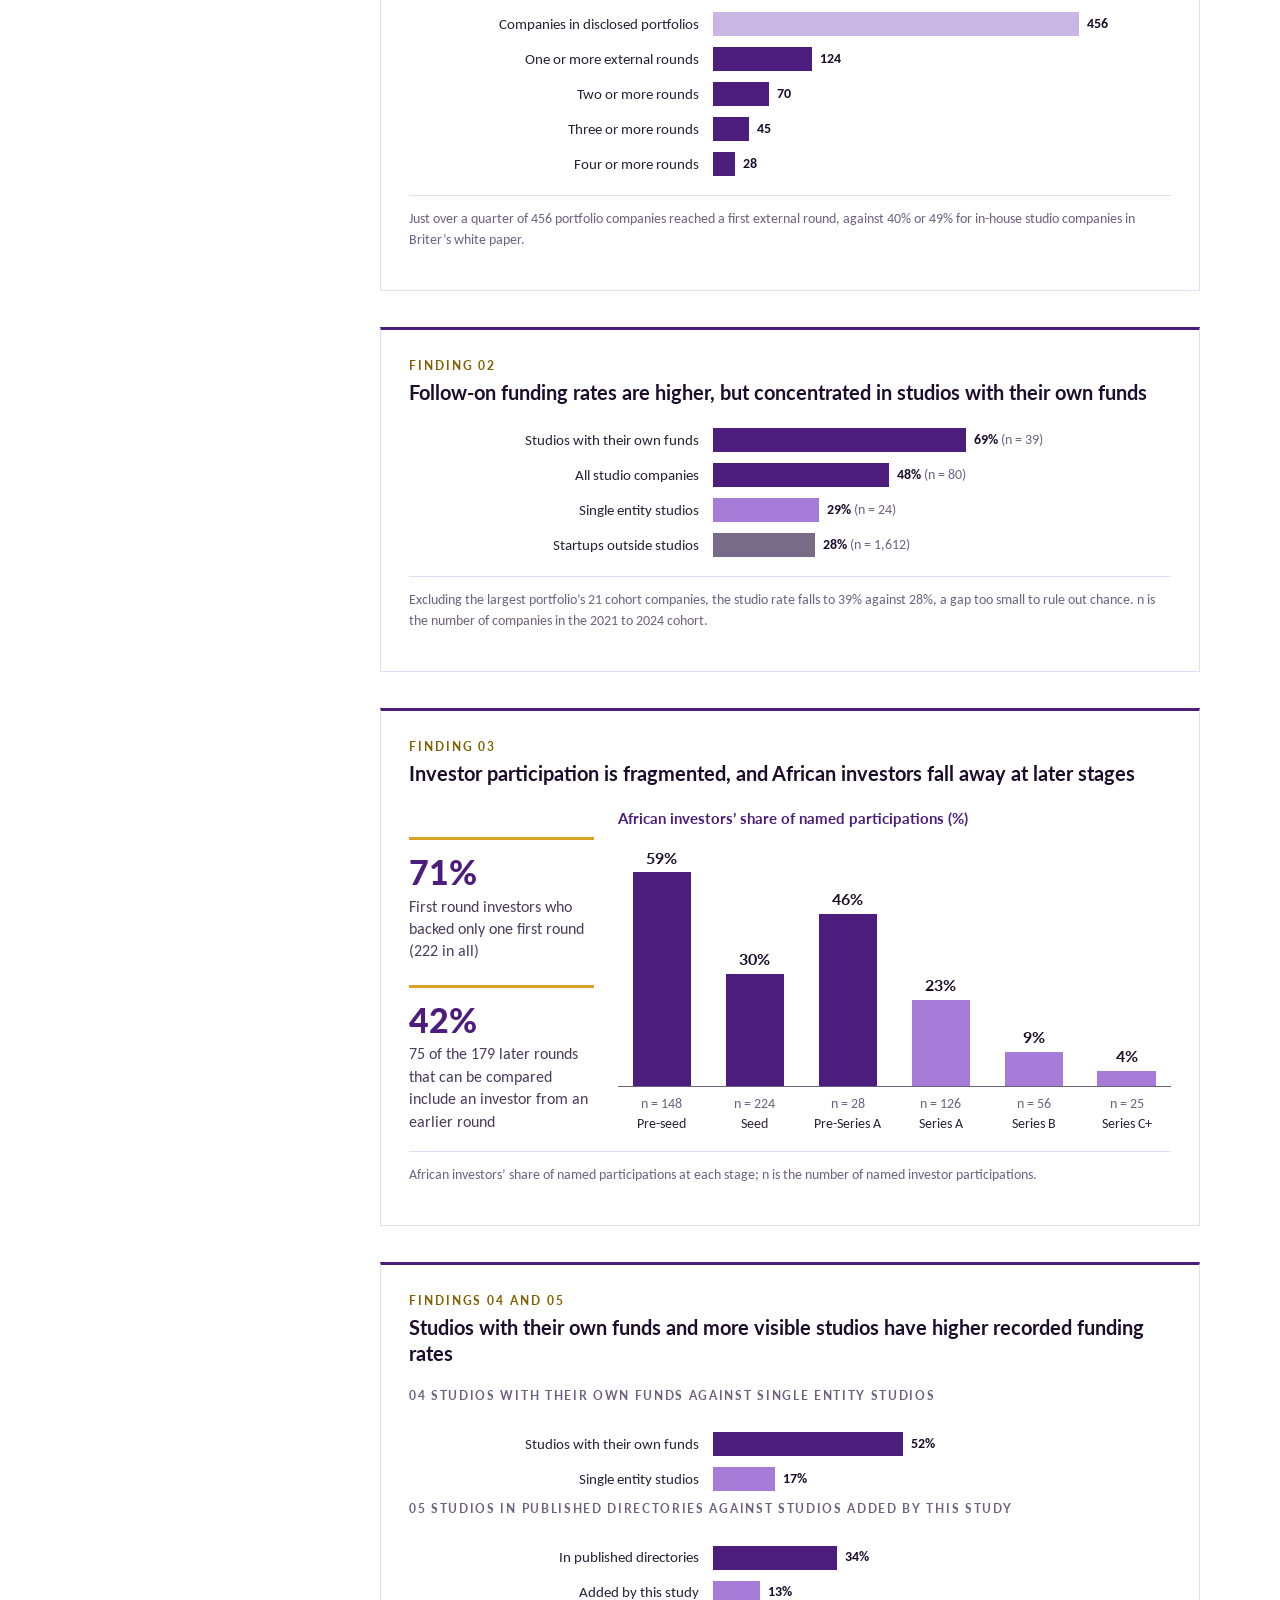
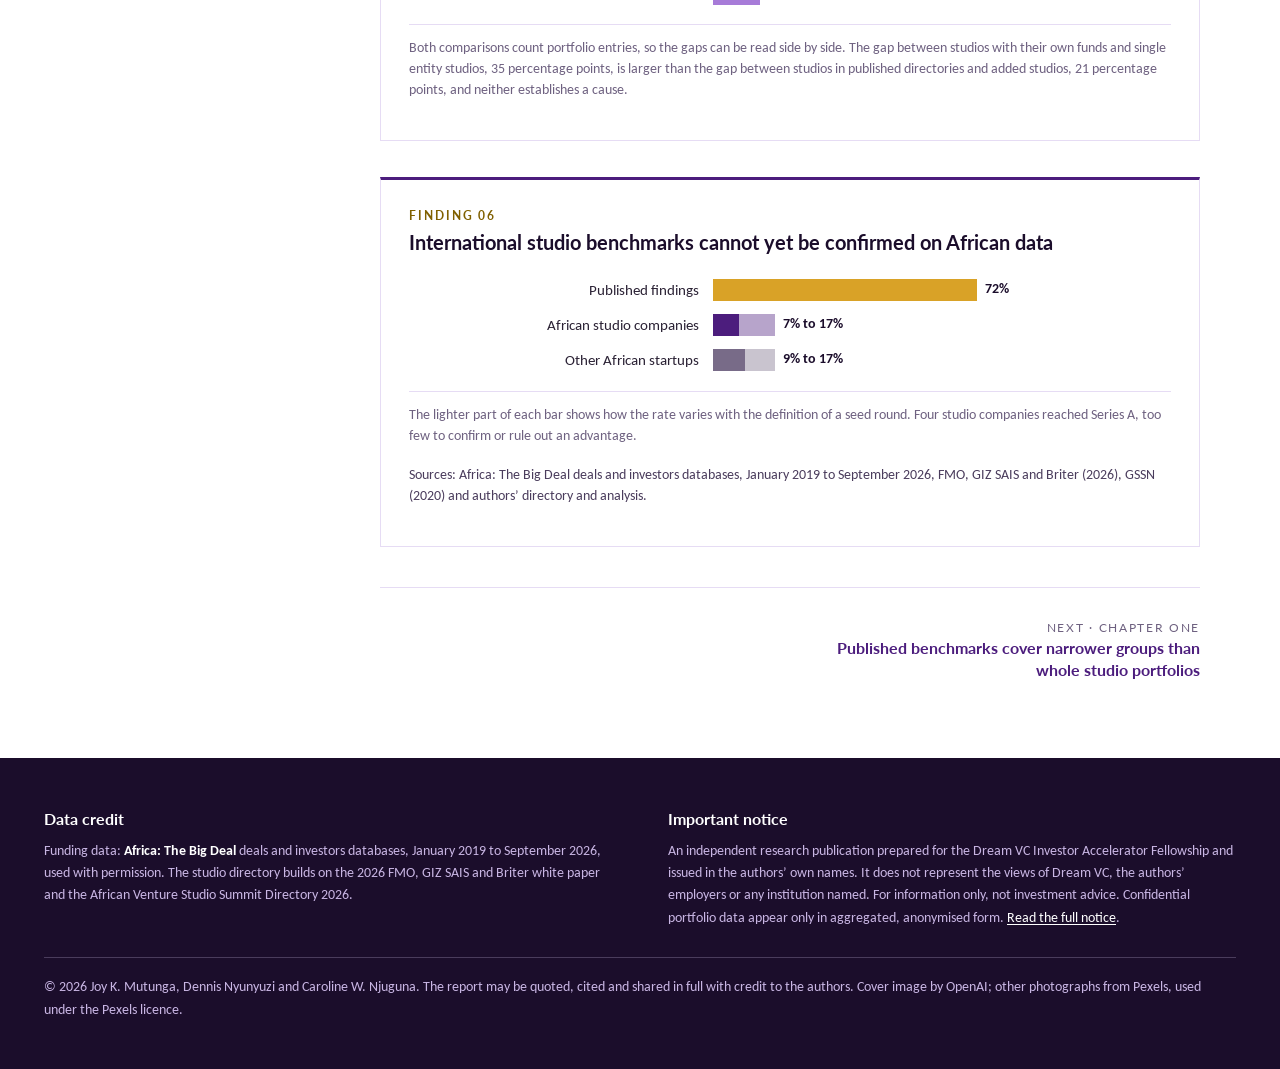
<file: executive-summary.html>
<!doctype html>
<html lang="en">
<head>
<meta charset="utf-8">
<meta name="viewport" content="width=device-width, initial-scale=1">
<title>Executive summary | African Venture Studio Report 2026</title>
<meta name="description" content="Executive summary of the African Venture Studio Report 2026: key findings on how African venture studio companies raise their first external cheque.">
<link rel="canonical" href="https://african-venture-studio-report.github.io/executive-summary.html">
<meta property="og:title" content="Executive summary | African Venture Studio Report 2026">
<meta property="og:description" content="How many companies in African venture studio portfolios secure external investment, and who writes their first cheque? 68 studios, 456 portfolio companies, January 2019 to September 2026.">
<meta property="og:image" content="https://african-venture-studio-report.github.io/assets/img/cover.jpg?v=600bdccd">
<meta property="og:type" content="article">
<meta name="twitter:card" content="summary_large_image">
<meta name="author" content="Joy K. Mutunga, Dennis Nyunyuzi, Caroline W. Njuguna">
<meta name="citation_title" content="African Venture Studio Report 2026: The first external cheque">
<meta name="citation_author" content="Mutunga, Joy K.">
<meta name="citation_author" content="Nyunyuzi, Dennis">
<meta name="citation_author" content="Njuguna, Caroline W.">
<meta name="citation_publication_date" content="2026/11">
<meta name="citation_pdf_url" content="https://african-venture-studio-report.github.io/assets/African-Venture-Studio-Report-2026.pdf?v=266ba995">
<link rel="icon" href="assets/img/logo.png">
<link rel="preconnect" href="https://fonts.googleapis.com">
<link rel="preconnect" href="https://fonts.gstatic.com" crossorigin>
<link rel="stylesheet" href="https://fonts.googleapis.com/css2?family=Lato:wght@400;700;900&family=Carlito:ital,wght@0,400;0,700;1,400&display=swap">
<link rel="stylesheet" href="assets/css/site.css?v=ba65e637">
</head>
<body>
<a class="skip" href="#main">Skip to content</a>
<header class="site-head"><nav aria-label="Main">
<a class="brand" href="index.html"><img src="assets/img/logo.png" alt="African Venture Studio Report 2026 logo">African Venture Studio Report 2026</a>
<div class="nav-links"><a href="index.html#findings" class="hide-sm">Findings</a><a href="executive-summary.html">Summary</a><a href="index.html#chapters">Chapters</a><a href="annex.html" class="hide-sm">Data and methods</a><a href="assets/African-Venture-Studio-Report-2026.pdf?v=266ba995" class="btn-p" download><span class="hide-xs">Download </span>PDF</a>
<button class="menu-btn" type="button" aria-expanded="false" aria-controls="site-menu"><svg width="20" height="20" viewBox="0 0 24 24" aria-hidden="true"><path d="M3 6h18M3 12h18M3 18h18" stroke="currentColor" stroke-width="2.2" stroke-linecap="round"/></svg>Menu</button>
<div class="site-menu" id="site-menu" hidden>
<p class="eyebrow">The report</p>
<a href="index.html">Home</a><a href="executive-summary.html">Executive summary</a><a href="about.html">Foreword and notice</a>
<p class="eyebrow">Chapters</p>
<a href="chapter-1.html"><b>1</b>Published benchmarks cover narrower groups</a><a href="chapter-2.html"><b>2</b>Sixty-eight verified studios</a><a href="chapter-3.html"><b>3</b>The funding path narrows at the first round</a><a href="chapter-4.html"><b>4</b>The investor pipeline</a><a href="chapter-5.html"><b>5</b>Studios’ own funds</a><a href="chapter-6.html"><b>6</b>The studio advantage after the first round</a><a href="chapter-7.html"><b>7</b>Studio support tapers</a><a href="chapter-8.html"><b>8</b>Make first rounds measurable</a><a href="chapter-9.html"><b>9</b>Evidence still needed</a>
<p class="eyebrow">Reference</p>
<a href="annex.html">Technical annex: data and methods</a><a href="references.html">References</a>
</div>
</div>
</nav></header>
<main id="main"><section class="page-hero"><img src="assets/img/contents.jpg" alt="Green hills under low cloud"><div class="wrap"><p class="eyebrow">African Venture Studio Report 2026</p><h1>Executive summary</h1></div></section><div class="layout"><nav class="toc" aria-label="Report sections"><p class="eyebrow">In this report</p><a href="executive-summary.html" aria-current="page">Executive summary</a><a href="chapter-1.html">1 · Published benchmarks cover narrower groups than whole studio portfolios</a><a href="chapter-2.html">2 · Sixty-eight verified studios extend Briter’s landscape</a><a href="chapter-3.html">3 · The funding path narrows most sharply at the first external round</a><a href="chapter-4.html">4 · The investor pipeline is thin, fragmented and mostly non-African by Series B</a><a href="chapter-5.html">5 · Studios’ own funds are the strongest fundability marker</a><a href="chapter-6.html">6 · The studio advantage appears after the first external round</a><a href="chapter-7.html">7 · Studio support tapers as companies mature, with stalled rounds still to be explained</a><a href="chapter-8.html">8 · Make first rounds measurable, then pilot what lifts them</a><a href="chapter-9.html">9 · Evidence on build routes and studio stakes would test the report’s central findings</a><a href="annex.html">Technical annex</a><a href="references.html">References</a><a href="about.html">Foreword and notice</a></nav><article class="report"><p><strong>Nearly three in four companies in disclosed African venture studio portfolios have no recorded external round.</strong> The gap to the published benchmark sits at that first step, and the advantage over other startups appears only once companies have raised, concentrated in studios with their own funds. The first external cheque is therefore where most studio companies stop.</p>
<h3 id="what-the-report-studies">What the report studies</h3>
<p><a href="https://www.fmo.nl/l/en/library/download/urn:uuid:3095af53-2474-4ca9-a676-87cc03590879/202608-white+paper-venture+studios+in+africa.pdf" rel="noopener">Briter’s 2026 white paper, produced with FMO and GIZ SAIS,</a> and its <a href="https://www.briter.co/insights/reports/african-venture-studio-summit-directory-2026" rel="noopener">summit directory</a> document 48 African venture studios and form the most comprehensive public record of the sector. This report extends that landscape to <strong>68 verified studios, 27 of them not yet in Briter’s publications.</strong> Forty-nine disclose portfolios, which together hold 456 companies, matched to Africa: The Big Deal records from January 2019 to September 2026.</p>
<p>Two qualifications apply. First, portfolios do not separate companies that studios built, co-created or invested in, so “studio companies” covers all three. Second, the sample is geographically concentrated. Nigeria, South Africa and Kenya host 40 of the 68 studios, and Central Africa is represented by one studio in Angola, grouped with Southern Africa. Interview evidence is limited to studio practitioners, with founders and external investors not yet interviewed. <a href="chapter-2.html">Chapter 2</a> sets out the method and sample construction, and <a href="annex.html#exhibit-42">Exhibit 42</a> shows how each limitation moves the findings.</p>
<p><span class="anchor" id="tocKey"></span><strong>Key research findings</strong></p>
<p>Statistical detail sits in the chapters cited, and <a href="annex.html#exhibit-41">Exhibit 41</a> grades the strength of evidence behind each headline figure.</p>
<div class="finding-full"><span class="num">01</span><h3>Most of the gap in funding rates sits at the first external round</h3><p>Africa: The Big Deal records an external round for 124 of the 456 companies in disclosed studio portfolios, a funding rate of 27%. Briter’s white paper reports 40% or 49%, depending on the edition, for companies studios built in-house, while this figure covers every company a studio lists, including those it co-created or invested in. The difference at the first round is 13 percentage points against the 40% figure and 22 percentage points against the 49% figure, and it narrows at each later round, which suggests the gap sits mainly among companies yet to raise. Small rounds missing from the database may understate our rate, and failed ventures removed from studio websites may overstate it, so the net effect is unknown.</p><p class="refs"><a href="chapter-3.html"><strong>Chapter 3</strong></a> · <a href="chapter-3.html#exhibit-11">Exhibits 11</a> <u>and</u> <a href="chapter-3.html#exhibit-13">13</a></p></div>
<div class="finding-full"><span class="num">02</span><h3>Follow-on funding rates are higher, but concentrated in studios with their own funds</h3><p>Studio companies first funded from January 2021 to September 2024 raised a second round within 24 months at 48% (80 companies), against 28% for other startups (1,612). The advantage sits with studios that have their own funds, whose companies raised again at 69%, while companies of single entity studios, at 29%, are in line with other startups. The difference is statistically significant on the standard test, even allowing for clustering within studios, but it depends partly on the largest portfolio, without which the studio rate falls to 39%, and it does not clear the stricter threshold applied when many comparisons are tested together.</p><p class="refs"><a href="chapter-3.html"><strong>Chapter 3</strong></a> · <a href="chapter-3.html#exhibit-14">Exhibits 14</a> <u>and</u> <a href="chapter-3.html#exhibit-15">15</a></p></div>
<div class="finding-full"><span class="num">03</span><h3>Investor participation is fragmented, and African investors fall away at later stages</h3><p>Just under half of the 451 named investors (222) joined at least one first external round. Most of them (71%) did so only once, and none joined more than eight first rounds. African investors account for 59% of named investor participations at pre-seed but 4% at Series C and later, and fewer than half of later rounds with named investors (42%) include one from an earlier round. Later rounds therefore rely largely on investors from outside Africa, for reasons the deal record cannot yet establish.</p><p class="refs"><a href="chapter-4.html"><strong>Chapter 4</strong></a> · <a href="chapter-4.html#exhibit-22">Exhibits 22</a> and 23</p></div>
<div class="finding-full"><span class="num">04</span><h3>Portfolio companies at studios with their own funds reach a first external round three times as often</h3><p>Across all portfolio companies, 52% at studios with their own funds have reached a first external round, against 17% at single entity studios. Finding 02 shows the same pattern at follow-on, so studios’ own funds are linked to an advantage at both entry and follow-on. It remains an association, since portfolios mix built and backed companies and studios with funds may select stronger businesses from the outset.</p><p class="refs"><a href="chapter-5.html"><strong>Chapter 5</strong></a> · <a href="chapter-5.html#exhibit-29">Exhibits 29</a> <u>and</u> <a href="chapter-5.html#exhibit-30">30</a></p></div>
<div class="finding-full"><span class="num">05</span><h3>More visible studios have higher recorded funding rates</h3><p>Portfolio companies at the 41 studios already listed in published industry directories reach an external round at 34%, against 13% at the 27 studios added by this study, though the difference is less certain when the comparison is made between studios. Funding and visibility may reinforce each other, as funded studios are likely to feature more often in publications and at industry events. Benchmarks built from public sources may therefore lean towards better funded studios, a common feature of how an emerging asset class becomes documented.</p><p class="refs"><a href="chapter-5.html"><strong>Chapter 5</strong></a> · <a href="chapter-5.html#exhibit-32">Exhibit 32</a></p></div>
<div class="finding-full"><span class="num">06</span><h3>International studio benchmarks cannot yet be confirmed on African data</h3><p>The widely cited figure that 72% of seed funded studio companies reach Series A comes from international studio data. In Africa, fewer than one in five seed funded studio companies reach Series A under any definition of a seed round, in line with other startups. Recorded exits are 2.4% for funded studio companies against 2.9% for other funded startups, and women lead 13% of funded studio companies against 17% of others. No difference is statistically significant. Four studio companies have reached Series A and three have exited, too few to confirm or rule out an advantage. The African case for studios rests on the follow-on advantage in finding 02.</p><p class="refs"><a href="chapter-6.html"><strong>Chapter 6</strong></a> · <a href="chapter-6.html#exhibit-34">Exhibit 34</a></p></div>
<h3 id="strategic-implications-for-decision-makers">Strategic implications for decision makers</h3>
<p>The eight actions below fall to four groups of decision makers (<a href="chapter-8.html">Chapter 8</a>). The most important are that studios <strong>publish funding outcomes</strong> for every company they hold, DFIs and other LPs backing studios <strong>concentrate support on the first external round</strong>, where the gap sits, and venture investors treat <strong>studio portfolios as a regular source of first deals.</strong></p>
<ol class="action-list"><li><span class="n">1</span><div><span class="aud">Funders, DFIs and LPs</span><p><strong>Require studios to report the share of all portfolio companies that reach a first external round,</strong> alongside follow-on rates.</p></div></li><li><span class="n">2</span><div><span class="aud">Funders, DFIs and LPs</span><p><strong>Pilot co-investment at the first external round</strong> alongside a committed independent investor, and scale it only if first round rates rise.</p></div></li><li><span class="n">3</span><div><span class="aud">Venture studio founders</span><p><strong>Design each company’s route to its first external investor before building it,</strong> whether through an internal fund, a committed partner vehicle or an agreed syndicate.</p></div></li><li><span class="n">4</span><div><span class="aud">Venture studio founders</span><p><strong>Publish standard equity terms, including a ceiling on the studio’s stake that falls as founders take over.</strong> Investors weigh founder ownership closely, though the data cannot yet show whether a ceiling lifts first round rates.</p></div></li><li><span class="n">5</span><div><span class="aud">Institutional and venture investors</span><p><strong>Build repeat relationships with studios as a source of first deals.</strong> Most investors in studio companies’ first rounds (71%) have joined only one, so few have yet built a pipeline of first deals from studio portfolios.</p></div></li><li><span class="n">6</span><div><span class="aud">Institutional and venture investors</span><p><strong>Assess the studio’s ability to fund later rounds as closely as the company itself.</strong> The second-round advantage sits with studios that have their own funds, while companies of studios without a fund raise again at about the same rate as startups outside studios (29% against 28%).</p></div></li><li><span class="n">7</span><div><span class="aud">Industry bodies and regional policymakers</span><p><strong>Establish a common disclosure standard with studios, DFIs and LPs,</strong> covering every portfolio company’s launch year, build route and status, updated each year. Published funding rates for studios would then cover every company they hold, including those at less visible studios that public sources capture less well.</p></div></li><li><span class="n">8</span><div><span class="aud">Industry bodies and regional policymakers</span><p><strong>Assess whether cross-border capital and exit rules are holding back fundraising in North Africa, including Egypt,</strong> one of the continent’s four largest venture markets. North African studio portfolios have the lowest recorded funding rate of the four regions, at 17%, and published reporting from Egypt and Tunisia describes startups moving their holding companies abroad to raise larger rounds.</p></div></li></ol>
<h2 id="the-headline-rate-is-robust-and-what-drives-differences-betw">The headline rate is robust, and what drives differences between studios remains open</h2>
<p>The headline funding rate holds under every definition tested, but what drives the differences between studios remains open. The share of portfolio companies with a recorded external round stays between 26 and 29 percent. The follow-on advantage holds across regions, years, sectors and stages, but leans on the largest portfolio and could still reflect chance. Studios’ own funds show the firmest link to higher funding rates, though it is not yet clear whether these studios build stronger companies or back them. Higher rates at studios listed in industry directories are less certain when studios are compared directly. Findings on how studio support ends rest on limited practitioner interviews, and the view that cross-border rules hold back North African fundraising rests on published reporting.</p>
<h2 id="the-evidence-at-a-glance">The evidence at a glance</h2>
<p class="lede-small">Studio companies trail at the first external round, then raise again more often than other startups.</p>
<figure class="exhibit glance" data-ex="g1"><figcaption class="ex-cap"><span class="ex-num">Finding 01</span><span class="ex-title">Most of the gap in funding rates sits at the first external round</span></figcaption><div class="ex-chart"></div><div class="ex-notes"><p>Just over a quarter of 456 portfolio companies reached a first external round, against 40% or 49% for in-house studio companies in Briter’s white paper.</p></div></figure>
<figure class="exhibit glance" data-ex="g2"><figcaption class="ex-cap"><span class="ex-num">Finding 02</span><span class="ex-title">Follow-on funding rates are higher, but concentrated in studios with their own funds</span></figcaption><div class="ex-chart"></div><div class="ex-notes"><p>Excluding the largest portfolio’s 21 cohort companies, the studio rate falls to 39% against 28%, a gap too small to rule out chance. n is the number of companies in the 2021 to 2024 cohort.</p></div></figure>
<figure class="exhibit glance" data-ex="g3"><figcaption class="ex-cap"><span class="ex-num">Finding 03</span><span class="ex-title">Investor participation is fragmented, and African investors fall away at later stages</span></figcaption><div class="ex-chart"></div><div class="ex-notes"><p>African investors’ share of named participations at each stage; n is the number of named investor participations.</p></div></figure>
<figure class="exhibit glance" data-ex="g4"><figcaption class="ex-cap"><span class="ex-num">Findings 04 and 05</span><span class="ex-title">Studios with their own funds and more visible studios have higher recorded funding rates</span></figcaption><div class="ex-chart"></div><div class="ex-notes"><p>Both comparisons count portfolio entries, so the gaps can be read side by side. The gap between studios with their own funds and single entity studios, 35 percentage points, is larger than the gap between studios in published directories and added studios, 21 percentage points, and neither establishes a cause.</p></div></figure>
<figure class="exhibit glance" data-ex="g5"><figcaption class="ex-cap"><span class="ex-num">Finding 06</span><span class="ex-title">International studio benchmarks cannot yet be confirmed on African data</span></figcaption><div class="ex-chart"></div><div class="ex-notes"><p>The lighter part of each bar shows how the rate varies with the definition of a seed round. Four studio companies reached Series A, too few to confirm or rule out an advantage.</p><p class="src">Sources: Africa: The Big Deal deals and investors databases, January 2019 to September 2026, FMO, GIZ SAIS and Briter (2026), GSSN (2020) and authors’ directory and analysis.</p></div></figure><nav class="pager" aria-label="Previous and next"><a class="next" href="chapter-1.html"><span class="sub">Next · Chapter One</span><b>Published benchmarks cover narrower groups than whole studio portfolios</b></a></nav></article></div></main><footer class="site-foot"><div class="wrap">
<div class="col"><b>Data credit</b><span>Funding data: <strong>Africa: The Big Deal</strong> deals and investors databases, January 2019 to September 2026, used with permission. The studio directory builds on the 2026 FMO, GIZ SAIS and Briter white paper and the African Venture Studio Summit Directory 2026.</span></div>
<div class="col"><b>Important notice</b><span>An independent research publication prepared for the Dream VC Investor Accelerator Fellowship and issued in the authors’ own names. It does not represent the views of Dream VC, the authors’ employers or any institution named. For information only, not investment advice. Confidential portfolio data appear only in aggregated, anonymised form. <a href="about.html#important-notice">Read the full notice</a>.</span></div>
<div class="legal">© 2026 Joy K. Mutunga, Dennis Nyunyuzi and Caroline W. Njuguna. The report may be quoted, cited and shared in full with credit to the authors. Cover image by OpenAI; other photographs from Pexels, used under the Pexels licence.</div>
</div></footer>
<script src="assets/js/exhibits.js?v=3a9eb7a3"></script>
<script src="assets/js/charts.js?v=babb75bc"></script>
<script src="assets/js/site.js?v=0302a145"></script>
<script src="assets/js/chat.js?v=63d55d04" data-endpoint="https://avsr-chat.kathure16.workers.dev/"></script>
</body>
</html>
</file>
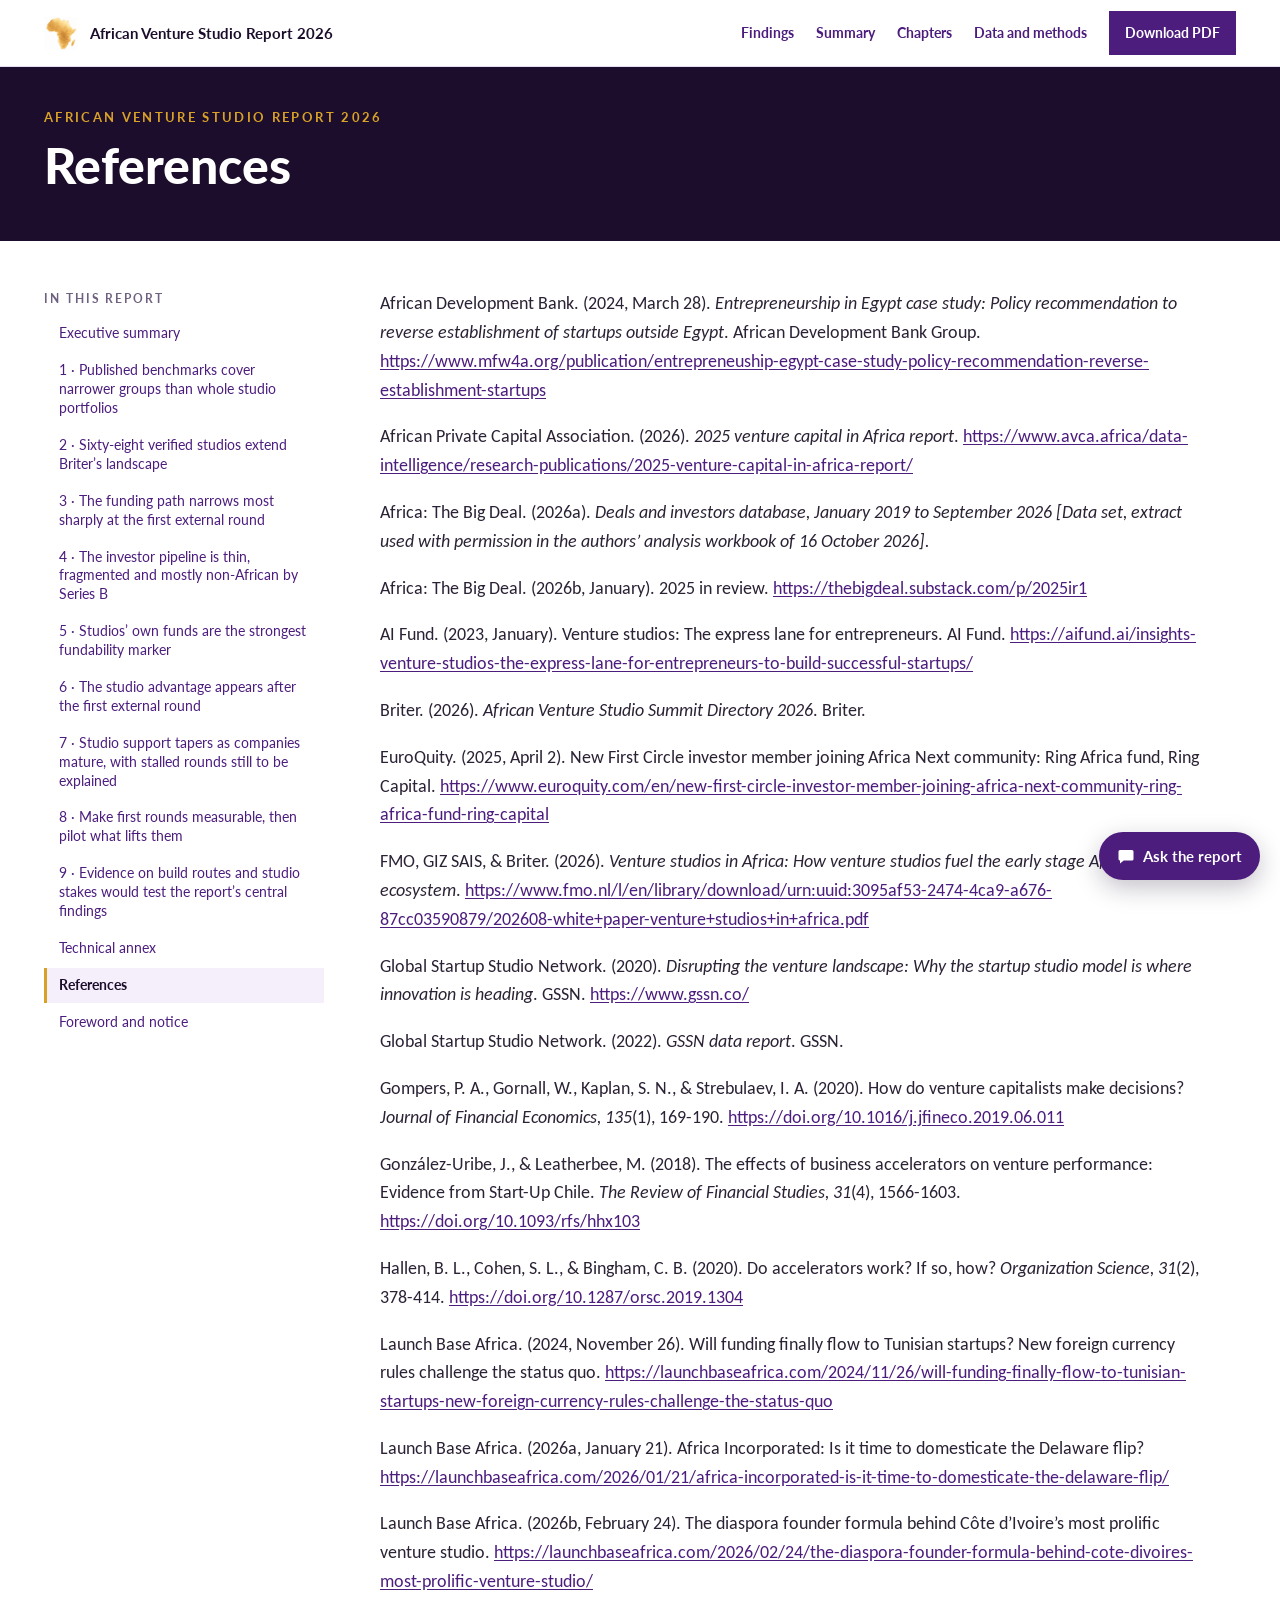
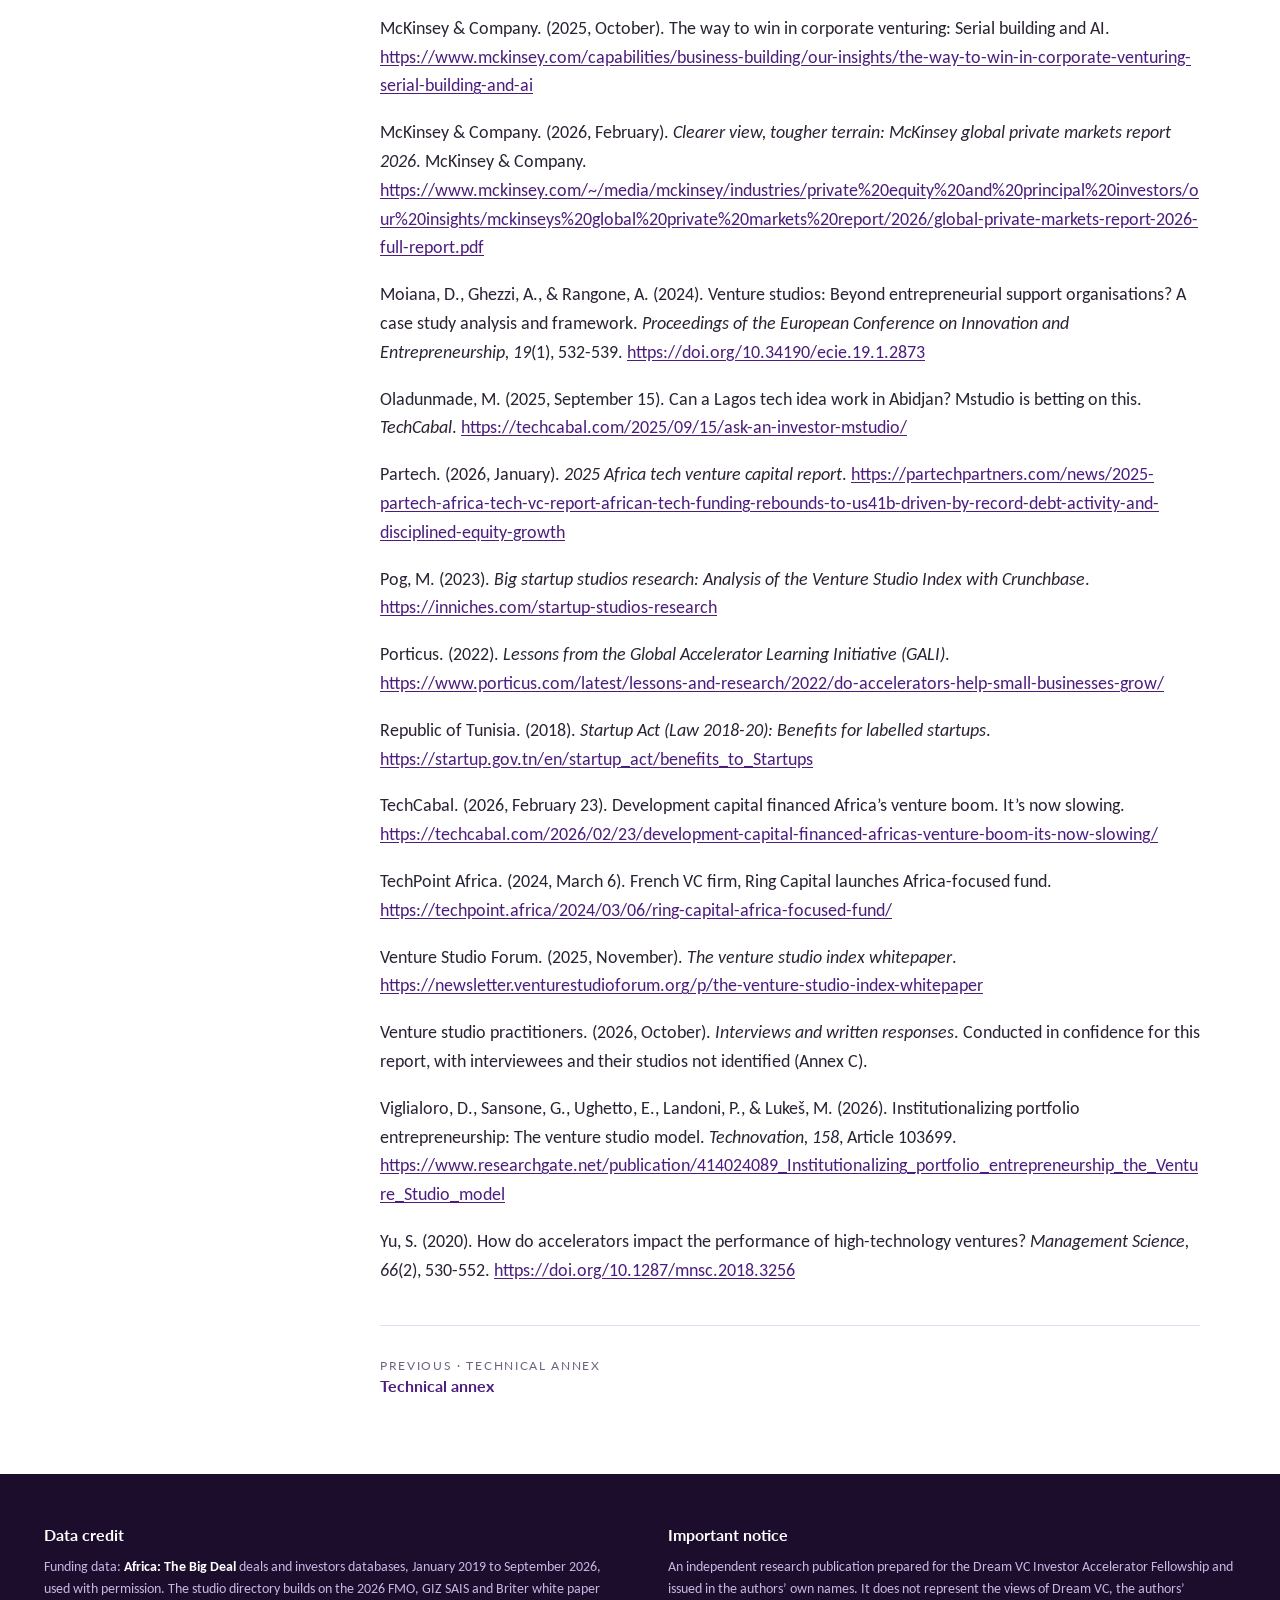
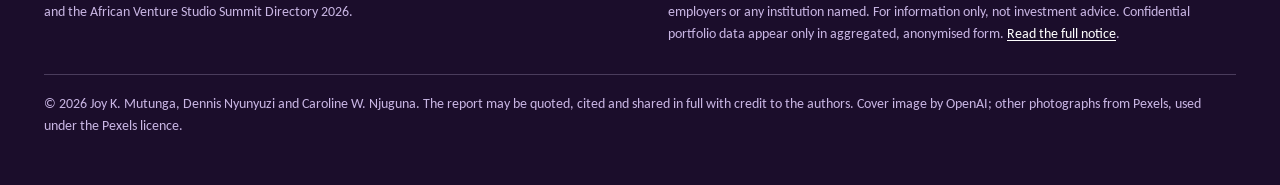
<file: references.html>
<!doctype html>
<html lang="en">
<head>
<meta charset="utf-8">
<meta name="viewport" content="width=device-width, initial-scale=1">
<title>References | African Venture Studio Report 2026</title>
<meta name="description" content="References and sources cited in the African Venture Studio Report 2026, a study of venture studios in Africa and their portfolio companies' funding.">
<link rel="canonical" href="https://african-venture-studio-report.github.io/references.html">
<meta property="og:title" content="References | African Venture Studio Report 2026">
<meta property="og:description" content="How many companies in African venture studio portfolios secure external investment, and who writes their first cheque? 68 studios, 456 portfolio companies, January 2019 to September 2026.">
<meta property="og:image" content="https://african-venture-studio-report.github.io/assets/img/cover.jpg?v=600bdccd">
<meta property="og:type" content="article">
<meta name="twitter:card" content="summary_large_image">
<meta name="author" content="Joy K. Mutunga, Dennis Nyunyuzi, Caroline W. Njuguna">
<meta name="citation_title" content="African Venture Studio Report 2026: The first external cheque">
<meta name="citation_author" content="Mutunga, Joy K.">
<meta name="citation_author" content="Nyunyuzi, Dennis">
<meta name="citation_author" content="Njuguna, Caroline W.">
<meta name="citation_publication_date" content="2026/11">
<meta name="citation_pdf_url" content="https://african-venture-studio-report.github.io/assets/African-Venture-Studio-Report-2026.pdf?v=266ba995">
<link rel="icon" href="assets/img/logo.png">
<link rel="preconnect" href="https://fonts.googleapis.com">
<link rel="preconnect" href="https://fonts.gstatic.com" crossorigin>
<link rel="stylesheet" href="https://fonts.googleapis.com/css2?family=Lato:wght@400;700;900&family=Carlito:ital,wght@0,400;0,700;1,400&display=swap">
<link rel="stylesheet" href="assets/css/site.css?v=ba65e637">
</head>
<body>
<a class="skip" href="#main">Skip to content</a>
<header class="site-head"><nav aria-label="Main">
<a class="brand" href="index.html"><img src="assets/img/logo.png" alt="African Venture Studio Report 2026 logo">African Venture Studio Report 2026</a>
<div class="nav-links"><a href="index.html#findings" class="hide-sm">Findings</a><a href="executive-summary.html">Summary</a><a href="index.html#chapters">Chapters</a><a href="annex.html" class="hide-sm">Data and methods</a><a href="assets/African-Venture-Studio-Report-2026.pdf?v=266ba995" class="btn-p" download><span class="hide-xs">Download </span>PDF</a>
<button class="menu-btn" type="button" aria-expanded="false" aria-controls="site-menu"><svg width="20" height="20" viewBox="0 0 24 24" aria-hidden="true"><path d="M3 6h18M3 12h18M3 18h18" stroke="currentColor" stroke-width="2.2" stroke-linecap="round"/></svg>Menu</button>
<div class="site-menu" id="site-menu" hidden>
<p class="eyebrow">The report</p>
<a href="index.html">Home</a><a href="executive-summary.html">Executive summary</a><a href="about.html">Foreword and notice</a>
<p class="eyebrow">Chapters</p>
<a href="chapter-1.html"><b>1</b>Published benchmarks cover narrower groups</a><a href="chapter-2.html"><b>2</b>Sixty-eight verified studios</a><a href="chapter-3.html"><b>3</b>The funding path narrows at the first round</a><a href="chapter-4.html"><b>4</b>The investor pipeline</a><a href="chapter-5.html"><b>5</b>Studios’ own funds</a><a href="chapter-6.html"><b>6</b>The studio advantage after the first round</a><a href="chapter-7.html"><b>7</b>Studio support tapers</a><a href="chapter-8.html"><b>8</b>Make first rounds measurable</a><a href="chapter-9.html"><b>9</b>Evidence still needed</a>
<p class="eyebrow">Reference</p>
<a href="annex.html">Technical annex: data and methods</a><a href="references.html">References</a>
</div>
</div>
</nav></header>
<main id="main"><section class="page-hero plain"><div class="wrap"><p class="eyebrow">African Venture Studio Report 2026</p><h1>References</h1></div></section><div class="layout"><nav class="toc" aria-label="Report sections"><p class="eyebrow">In this report</p><a href="executive-summary.html">Executive summary</a><a href="chapter-1.html">1 · Published benchmarks cover narrower groups than whole studio portfolios</a><a href="chapter-2.html">2 · Sixty-eight verified studios extend Briter’s landscape</a><a href="chapter-3.html">3 · The funding path narrows most sharply at the first external round</a><a href="chapter-4.html">4 · The investor pipeline is thin, fragmented and mostly non-African by Series B</a><a href="chapter-5.html">5 · Studios’ own funds are the strongest fundability marker</a><a href="chapter-6.html">6 · The studio advantage appears after the first external round</a><a href="chapter-7.html">7 · Studio support tapers as companies mature, with stalled rounds still to be explained</a><a href="chapter-8.html">8 · Make first rounds measurable, then pilot what lifts them</a><a href="chapter-9.html">9 · Evidence on build routes and studio stakes would test the report’s central findings</a><a href="annex.html">Technical annex</a><a href="references.html" aria-current="page">References</a><a href="about.html">Foreword and notice</a></nav><article class="report"><p>African Development Bank. (2024, March 28). <em>Entrepreneurship in Egypt case study: Policy recommendation to reverse establishment of startups outside Egypt</em>. African Development Bank Group. <a href="https://www.mfw4a.org/publication/entrepreneuship-egypt-case-study-policy-recommendation-reverse-establishment-startups" rel="noopener">https://www.mfw4a.org/publication/entrepreneuship-egypt-case-study-policy-recommendation-reverse-establishment-startups</a></p>
<p>African Private Capital Association. (2026). <em>2025 venture capital in Africa report</em>. <a href="https://www.avca.africa/data-intelligence/research-publications/2025-venture-capital-in-africa-report/" rel="noopener">https://www.avca.africa/data-intelligence/research-publications/2025-venture-capital-in-africa-report/</a></p>
<p>Africa: The Big Deal. (2026a). <em>Deals and investors database, January 2019 to September 2026 [Data set, extract used with permission in the authors’ analysis workbook of 16 October 2026].</em></p>
<p>Africa: The Big Deal. (2026b, January). 2025 in review. <a href="https://thebigdeal.substack.com/p/2025ir1" rel="noopener">https://thebigdeal.substack.com/p/2025ir1</a></p>
<p>AI Fund. (2023, January). Venture studios: The express lane for entrepreneurs. AI Fund. <a href="https://aifund.ai/insights-venture-studios-the-express-lane-for-entrepreneurs-to-build-successful-startups/" rel="noopener">https://aifund.ai/insights-venture-studios-the-express-lane-for-entrepreneurs-to-build-successful-startups/</a></p>
<p>Briter. (2026). <em>African Venture Studio Summit Directory 2026</em>. Briter.</p>
<p>EuroQuity. (2025, April 2). New First Circle investor member joining Africa Next community: Ring Africa fund, Ring Capital. <a href="https://www.euroquity.com/en/new-first-circle-investor-member-joining-africa-next-community-ring-africa-fund-ring-capital" rel="noopener">https://www.euroquity.com/en/new-first-circle-investor-member-joining-africa-next-community-ring-africa-fund-ring-capital</a></p>
<p>FMO, GIZ SAIS, &amp; Briter. (2026). <em>Venture studios in Africa: How venture studios fuel the early stage African startup ecosystem</em>. <a href="https://www.fmo.nl/l/en/library/download/urn:uuid:3095af53-2474-4ca9-a676-87cc03590879/202608-white+paper-venture+studios+in+africa.pdf" rel="noopener">https://www.fmo.nl/l/en/library/download/urn:uuid:3095af53-2474-4ca9-a676-87cc03590879/202608-white+paper-venture+studios+in+africa.pdf</a></p>
<p>Global Startup Studio Network. (2020). <em>Disrupting the venture landscape: Why the startup studio model is where innovation is heading</em>. GSSN. <a href="https://www.gssn.co/" rel="noopener">https://www.gssn.co/</a></p>
<p>Global Startup Studio Network. (2022). <em>GSSN data report</em>. GSSN.</p>
<p>Gompers, P. A., Gornall, W., Kaplan, S. N., &amp; Strebulaev, I. A. (2020). How do venture capitalists make decisions? <em>Journal of Financial Economics, 135</em>(1), 169-190. <a href="https://doi.org/10.1016/j.jfineco.2019.06.011" rel="noopener">https://doi.org/10.1016/j.jfineco.2019.06.011</a></p>
<p>González-Uribe, J., &amp; Leatherbee, M. (2018). The effects of business accelerators on venture performance: Evidence from Start-Up Chile. <em>The Review of Financial Studies, 31</em>(4), 1566-1603. <a href="https://doi.org/10.1093/rfs/hhx103" rel="noopener">https://doi.org/10.1093/rfs/hhx103</a></p>
<p>Hallen, B. L., Cohen, S. L., &amp; Bingham, C. B. (2020). Do accelerators work? If so, how? <em>Organization Science, 31</em>(2), 378-414. <a href="https://doi.org/10.1287/orsc.2019.1304" rel="noopener">https://doi.org/10.1287/orsc.2019.1304</a></p>
<p>Launch Base Africa. (2024, November 26). Will funding finally flow to Tunisian startups? New foreign currency rules challenge the status quo. <a href="https://launchbaseafrica.com/2024/11/26/will-funding-finally-flow-to-tunisian-startups-new-foreign-currency-rules-challenge-the-status-quo" rel="noopener">https://launchbaseafrica.com/2024/11/26/will-funding-finally-flow-to-tunisian-startups-new-foreign-currency-rules-challenge-the-status-quo</a></p>
<p>Launch Base Africa. (2026a, January 21). Africa Incorporated: Is it time to domesticate the Delaware flip? <a href="https://launchbaseafrica.com/2026/01/21/africa-incorporated-is-it-time-to-domesticate-the-delaware-flip/" rel="noopener">https://launchbaseafrica.com/2026/01/21/africa-incorporated-is-it-time-to-domesticate-the-delaware-flip/</a></p>
<p>Launch Base Africa. (2026b, February 24). The diaspora founder formula behind Côte d’Ivoire’s most prolific venture studio. <a href="https://launchbaseafrica.com/2026/02/24/the-diaspora-founder-formula-behind-cote-divoires-most-prolific-venture-studio/" rel="noopener">https://launchbaseafrica.com/2026/02/24/the-diaspora-founder-formula-behind-cote-divoires-most-prolific-venture-studio/</a></p>
<p>McKinsey &amp; Company. (2025, October). The way to win in corporate venturing: Serial building and AI. <a href="https://www.mckinsey.com/capabilities/business-building/our-insights/the-way-to-win-in-corporate-venturing-serial-building-and-ai" rel="noopener">https://www.mckinsey.com/capabilities/business-building/our-insights/the-way-to-win-in-corporate-venturing-serial-building-and-ai</a></p>
<p>McKinsey &amp; Company. (2026, February). <em>Clearer view, tougher terrain: McKinsey global private markets report 2026</em>. McKinsey &amp; Company. <a href="https://www.mckinsey.com/~/media/mckinsey/industries/private%20equity%20and%20principal%20investors/our%20insights/mckinseys%20global%20private%20markets%20report/2026/global-private-markets-report-2026-full-report.pdf" rel="noopener">https://www.mckinsey.com/~/media/mckinsey/industries/private%20equity%20and%20principal%20investors/our%20insights/mckinseys%20global%20private%20markets%20report/2026/global-private-markets-report-2026-full-report.pdf</a></p>
<p>Moiana, D., Ghezzi, A., &amp; Rangone, A. (2024). Venture studios: Beyond entrepreneurial support organisations? A case study analysis and framework. <em>Proceedings of the European Conference on Innovation and Entrepreneurship, 19</em>(1), 532-539. <a href="https://doi.org/10.34190/ecie.19.1.2873" rel="noopener">https://doi.org/10.34190/ecie.19.1.2873</a></p>
<p>Oladunmade, M. (2025, September 15). Can a Lagos tech idea work in Abidjan? Mstudio is betting on this. <em>TechCabal</em>. <a href="https://techcabal.com/2025/09/15/ask-an-investor-mstudio/" rel="noopener">https://techcabal.com/2025/09/15/ask-an-investor-mstudio/</a></p>
<p>Partech. (2026, January). <em>2025 Africa tech venture capital report</em>. <a href="https://partechpartners.com/news/2025-partech-africa-tech-vc-report-african-tech-funding-rebounds-to-us41b-driven-by-record-debt-activity-and-disciplined-equity-growth" rel="noopener">https://partechpartners.com/news/2025-partech-africa-tech-vc-report-african-tech-funding-rebounds-to-us41b-driven-by-record-debt-activity-and-disciplined-equity-growth</a></p>
<p>Pog, M. (2023). <em>Big startup studios research: Analysis of the Venture Studio Index with Crunchbase</em>. <a href="https://inniches.com/startup-studios-research" rel="noopener">https://inniches.com/startup-studios-research</a></p>
<p>Porticus. (2022). <em>Lessons from the Global Accelerator Learning Initiative (GALI)</em>. <a href="https://www.porticus.com/latest/lessons-and-research/2022/do-accelerators-help-small-businesses-grow/" rel="noopener">https://www.porticus.com/latest/lessons-and-research/2022/do-accelerators-help-small-businesses-grow/</a></p>
<p>Republic of Tunisia. (2018). <em>Startup Act (Law 2018-20): Benefits for labelled startups</em>. <a href="https://startup.gov.tn/en/startup_act/benefits_to_Startups" rel="noopener">https://startup.gov.tn/en/startup_act/benefits_to_Startups</a></p>
<p>TechCabal. (2026, February 23). Development capital financed Africa’s venture boom. It’s now slowing. <a href="https://techcabal.com/2026/02/23/development-capital-financed-africas-venture-boom-its-now-slowing/" rel="noopener">https://techcabal.com/2026/02/23/development-capital-financed-africas-venture-boom-its-now-slowing/</a></p>
<p>TechPoint Africa. (2024, March 6). French VC firm, Ring Capital launches Africa-focused fund. <a href="https://techpoint.africa/2024/03/06/ring-capital-africa-focused-fund/" rel="noopener">https://techpoint.africa/2024/03/06/ring-capital-africa-focused-fund/</a></p>
<p>Venture Studio Forum. (2025, November). <em>The venture studio index whitepaper</em>. <a href="https://newsletter.venturestudioforum.org/p/the-venture-studio-index-whitepaper" rel="noopener">https://newsletter.venturestudioforum.org/p/the-venture-studio-index-whitepaper</a></p>
<p>Venture studio practitioners. (2026, October). <em>Interviews and written responses</em>. Conducted in confidence for this report, with interviewees and their studios not identified (Annex C).</p>
<p>Viglialoro, D., Sansone, G., Ughetto, E., Landoni, P., &amp; Lukeš, M. (2026). Institutionalizing portfolio entrepreneurship: The venture studio model. <em>Technovation, 158</em>, Article 103699. <a href="https://www.researchgate.net/publication/414024089_Institutionalizing_portfolio_entrepreneurship_the_Venture_Studio_model" rel="noopener">https://www.researchgate.net/publication/414024089_Institutionalizing_portfolio_entrepreneurship_the_Venture_Studio_model</a></p>
<p>Yu, S. (2020). How do accelerators impact the performance of high-technology ventures? <em>Management Science, 66</em>(2), 530-552. <a href="https://doi.org/10.1287/mnsc.2018.3256" rel="noopener">https://doi.org/10.1287/mnsc.2018.3256</a></p><nav class="pager" aria-label="Previous and next"><a href="annex.html"><span class="sub">Previous · Technical annex</span><b>Technical annex</b></a></nav></article></div></main><footer class="site-foot"><div class="wrap">
<div class="col"><b>Data credit</b><span>Funding data: <strong>Africa: The Big Deal</strong> deals and investors databases, January 2019 to September 2026, used with permission. The studio directory builds on the 2026 FMO, GIZ SAIS and Briter white paper and the African Venture Studio Summit Directory 2026.</span></div>
<div class="col"><b>Important notice</b><span>An independent research publication prepared for the Dream VC Investor Accelerator Fellowship and issued in the authors’ own names. It does not represent the views of Dream VC, the authors’ employers or any institution named. For information only, not investment advice. Confidential portfolio data appear only in aggregated, anonymised form. <a href="about.html#important-notice">Read the full notice</a>.</span></div>
<div class="legal">© 2026 Joy K. Mutunga, Dennis Nyunyuzi and Caroline W. Njuguna. The report may be quoted, cited and shared in full with credit to the authors. Cover image by OpenAI; other photographs from Pexels, used under the Pexels licence.</div>
</div></footer>
<script src="assets/js/exhibits.js?v=3a9eb7a3"></script>
<script src="assets/js/charts.js?v=babb75bc"></script>
<script src="assets/js/site.js?v=0302a145"></script>
<script src="assets/js/chat.js?v=63d55d04" data-endpoint="https://avsr-chat.kathure16.workers.dev/"></script>
</body>
</html>
</file>
<file: assets/css/site.css>
/* African Venture Studio Report 2026 */
:root{--p:#4C1D7D;--ink:#1B0D2B;--body:#2B2235;--text2:#4A3C5C;--muted:#6E6180;--gold:#D9A227;--gold-text:#806000;--lav:#A77BD8;--lav2:#C9B6E4;--tint:#F4EFFA;--tint2:#F7F4FB;--line:#E6DCF4;--max:1240px;--read:760px}
*{box-sizing:border-box}
html{scroll-behavior:smooth;-webkit-text-size-adjust:100%}
body{margin:0;background:#fff;color:var(--body);font-family:Calibri,Carlito,"Segoe UI",system-ui,sans-serif;font-size:18px;line-height:1.6}
h1,h2,h3,h4,.lato{font-family:Lato,"Segoe UI",system-ui,sans-serif;color:var(--ink)}
a{color:var(--p);text-underline-offset:2px}a:hover{color:var(--ink)}
img{max-width:100%}
.skip{position:absolute;left:-9999px}.skip:focus{left:12px;top:12px;z-index:99;background:#fff;padding:10px 14px}
.wrap{max-width:var(--max);margin:0 auto;padding:0 24px}
.eyebrow{margin:0 0 10px;font-family:Lato,sans-serif;font-size:13px;font-weight:700;letter-spacing:.16em;text-transform:uppercase;color:var(--muted)}
.btn{display:inline-block;font-family:Lato,sans-serif;font-weight:700;font-size:15px;text-decoration:none;padding:14px 22px;border-radius:4px;line-height:1.2}
.btn-gold{background:var(--gold);color:var(--ink)}.btn-gold:hover{background:#E8B43A;color:var(--ink)}
.btn-ghost{color:#fff;border:1px solid var(--lav);padding:13px 21px}.btn-ghost:hover{color:#fff;background:rgba(255,255,255,.08)}
.btn-p{background:var(--p);color:#fff}.btn-p:hover{background:var(--ink);color:#fff}
.sub{color:var(--muted);font-weight:400}

/* Header */
.site-head{border-bottom:1px solid var(--line);background:#fff;position:sticky;top:0;z-index:20}
.site-head nav{max-width:var(--max);margin:0 auto;padding:10px 24px;display:flex;flex-wrap:wrap;align-items:center;justify-content:space-between;gap:8px 24px}
.brand{display:flex;align-items:center;gap:12px;text-decoration:none;color:var(--ink);font-family:Lato,sans-serif;font-weight:700;font-size:15px;line-height:1.2}
.brand img{width:34px;height:34px;object-fit:contain}
.nav-links{display:flex;flex-wrap:wrap;align-items:center;gap:0 22px;font-family:Lato,sans-serif;font-size:14px;font-weight:700}
.nav-links a{text-decoration:none;padding:12px 0}
.nav-links a.btn-p{padding:11px 16px;color:#fff}
@media (max-width:720px){.nav-links{gap:0 16px;font-size:13px}.nav-links .hide-sm{display:none}.site-head{position:static}}

/* Home hero */
.hero{background:var(--ink);color:#fff}
.hero .wrap{display:flex;flex-wrap:wrap;padding:0}
.hero-text{flex:999 1 560px;min-width:0;padding:84px 24px 76px;display:flex;flex-direction:column;gap:24px;justify-content:center}
.hero-text .eyebrow{color:var(--gold)}
.hero h1{margin:0;color:#fff;font-weight:900;font-size:clamp(40px,5.4vw,68px);line-height:1.04;letter-spacing:-.01em}
.hero .lede{margin:0;max-width:34em;font-size:21px;line-height:1.5;color:#E6DCF4}
.hero .byline{margin:0;font-size:15px;color:#C9B6E4}
.hero-img{flex:1 1 380px;min-height:420px;background:var(--p)}
.hero-img img{display:block;width:100%;height:100%;min-height:420px;object-fit:cover}
.cta{display:flex;flex-wrap:wrap;gap:12px}
.stats{background:var(--tint);border-bottom:1px solid var(--line)}
.stats .wrap{padding-top:36px;padding-bottom:36px;display:grid;grid-template-columns:repeat(auto-fit,minmax(220px,1fr));gap:28px}
.stat{border-top:3px solid var(--gold);padding-top:14px}
.stat b{display:block;font-family:Lato,sans-serif;font-weight:900;font-size:42px;line-height:1.05;color:var(--p)}
.stat span{display:block;margin-top:6px;font-size:16px;line-height:1.4;color:var(--text2)}
.section{padding:80px 0 32px}
.section h2{margin:0 0 28px;font-weight:900;font-size:clamp(28px,3vw,36px);line-height:1.15;max-width:860px}
.section-head{display:flex;flex-wrap:wrap;justify-content:space-between;align-items:flex-end;gap:16px;margin-bottom:32px}
.section-head h2{margin:0}
.findings{display:grid;grid-template-columns:repeat(auto-fit,minmax(min(100%,340px),1fr));gap:1px;background:var(--line);border:1px solid var(--line)}
.finding{background:#fff;padding:30px 28px;display:flex;flex-direction:column;gap:12px}
.finding .num{font-family:Lato,sans-serif;font-weight:900;font-size:15px;color:var(--p);letter-spacing:.08em}
.finding h3{margin:0;font-weight:700;font-size:21px;line-height:1.3}
.finding p{margin:0;font-size:16px;line-height:1.55;color:var(--text2);flex-grow:1}
.finding a{font-family:Lato,sans-serif;font-size:14px;font-weight:700;padding-top:8px}
.tabs{display:flex;flex-wrap:wrap;gap:8px}
.tab{font-family:Lato,sans-serif;font-weight:700;font-size:15px;padding:12px 18px;min-height:46px;border:1px solid var(--line);background:#fff;color:var(--p);cursor:pointer;border-radius:4px 4px 0 0}
.tab[aria-selected=true]{background:var(--p);border-color:var(--p);color:#fff}
.tab:focus-visible,.spec-row:focus-visible,.btn:focus-visible{outline:3px solid var(--gold);outline-offset:2px}
.tabpanel{border:1px solid var(--line);border-top:3px solid var(--p);padding:32px;background:#fff}
.tabpanel[hidden]{display:none}
.callout{background:var(--tint);padding:32px;display:flex;flex-wrap:wrap;gap:20px 40px}
.callout h2{flex:1 1 300px;margin:0;font-size:24px;line-height:1.25}
.callout p{flex:2 1 480px;margin:0}
.actions{display:grid;grid-template-columns:repeat(auto-fit,minmax(min(100%,340px),1fr));gap:1px;background:var(--line);border:1px solid var(--line);border-top:3px solid var(--p)}
.action{background:#fff;padding:30px;display:flex;gap:20px}
.action .n{flex:0 0 auto;font-family:Lato,sans-serif;font-weight:900;font-size:44px;line-height:1;color:var(--gold)}
.action h3{margin:0 0 8px;font-size:20px;line-height:1.3}
.action p{margin:0;font-size:16px;color:var(--text2)}
.chapters{display:grid;grid-template-columns:repeat(auto-fit,minmax(min(100%,360px),1fr));gap:0 40px}
.chapter-link{display:flex;gap:18px;align-items:baseline;padding:20px 0;border-top:1px solid var(--line);text-decoration:none;color:var(--ink)}
.chapter-link .n{flex:0 0 34px;font-family:Lato,sans-serif;font-weight:900;font-size:22px;color:var(--p)}
.chapter-link b{display:block;font-family:Lato,sans-serif;font-size:18px;line-height:1.35}
.chapter-link .sub{font-size:14px}
.chapter-link:hover b{color:var(--p);text-decoration:underline}
.authors{background:var(--tint);margin-top:56px}
.authors .wrap{padding-top:64px;padding-bottom:64px;display:flex;flex-wrap:wrap;gap:32px 56px;align-items:center}
.authors .quote{flex:1 1 380px}
.authors .quote p{font-size:19px;color:var(--ink)}
.people{flex:1 1 460px;display:flex;flex-wrap:wrap;gap:28px}
.person{display:flex;flex-direction:column;align-items:center;gap:10px;width:132px;text-align:center;font-family:Lato,sans-serif;font-weight:700;font-size:15px;line-height:1.3;color:var(--ink)}
.person img{width:104px;height:104px;border-radius:50%;object-fit:cover;border:3px solid #fff}
.cite-grid{display:grid;grid-template-columns:repeat(auto-fit,minmax(min(100%,340px),1fr));gap:32px}
.box-p{background:var(--p);color:#fff;padding:36px;display:flex;flex-direction:column;gap:14px}
.box-p h2{color:#fff;margin:0;font-size:28px}.box-p p{margin:0;color:#E6DCF4}
.box-line{border:1px solid var(--line);padding:36px;display:flex;flex-direction:column;gap:12px}
.box-line h2{margin:0;font-size:28px}
.box-line p{margin:0;font-size:16px}
.copy-btn{align-self:flex-start;font-family:Lato,sans-serif;font-weight:700;font-size:14px;background:#fff;border:1px solid var(--lav2);color:var(--p);padding:10px 14px;border-radius:4px;cursor:pointer;min-height:44px}

/* Footer */
.site-foot{background:var(--ink);color:#C9B6E4;font-size:14px;line-height:1.6;margin-top:72px}
.site-foot .wrap{padding-top:48px;padding-bottom:48px;display:flex;flex-wrap:wrap;gap:28px 56px}
.site-foot .col{flex:1 1 320px;display:flex;flex-direction:column;gap:8px}
.site-foot b{font-family:Lato,sans-serif;font-size:16px;color:#fff}
.site-foot strong{color:#fff}
.site-foot a{color:#fff}
.site-foot .legal{flex:1 1 100%;border-top:1px solid #4A3C5C;padding-top:18px}

/* Report pages */
.page-hero{background:var(--p);color:#fff}
.page-hero img{display:block;width:100%;height:clamp(200px,28vw,360px);object-fit:cover}
.page-hero .wrap{padding-top:40px;padding-bottom:48px}
.page-hero .eyebrow{color:var(--gold);letter-spacing:.18em}
.page-hero h1{margin:0;color:#fff;max-width:920px;font-weight:900;font-size:clamp(30px,4vw,50px);line-height:1.1}
.page-hero.plain{background:var(--ink)}
.layout{max-width:var(--max);margin:0 auto;padding:48px 24px 0;display:flex;flex-wrap:wrap;gap:40px 56px;align-items:flex-start}
.toc{flex:1 1 220px;max-width:280px;display:flex;flex-direction:column;gap:2px;font-family:Lato,sans-serif;font-size:14px;position:sticky;top:76px}
.toc .eyebrow{font-size:12px;padding-bottom:6px;margin:0}
.toc a{text-decoration:none;padding:8px 12px;border-left:3px solid transparent;line-height:1.35}
.toc a[aria-current=page]{border-left-color:var(--gold);background:var(--tint);color:var(--ink);font-weight:700}
.toc a:hover{background:var(--tint2)}
@media (max-width:900px){.toc{position:static;max-width:none;flex-basis:100%;display:block;columns:2 220px;border-bottom:1px solid var(--line);padding-bottom:16px}.toc a{display:block;break-inside:avoid}}
article.report{flex:999 1 560px;min-width:0;max-width:820px}
article.report > p,article.report li{color:var(--body)}
article.report h2{font-size:clamp(22px,2.4vw,26px);font-weight:900;line-height:1.25;margin:44px 0 12px}
article.report h3{font-size:20px;margin:32px 0 8px}
article.report p{margin:0 0 18px}
article.report .lede{font-size:21px;line-height:1.5;color:var(--ink)}
article.report blockquote{margin:28px 0;padding:20px 24px;border:0;background:var(--tint);font-family:Lato,sans-serif;font-weight:700;font-style:italic;color:var(--p);font-size:19px;line-height:1.45}
article.report blockquote p{margin:0}
article.report ul,article.report ol{padding-left:22px;margin:0 0 18px}
.stat-row{display:grid;grid-template-columns:repeat(auto-fit,minmax(200px,1fr));gap:24px;margin:28px 0 36px}
.stat-row .stat b{font-size:36px}
.stat-row .stat span{font-size:15px}
sup a,.footnote-ref{text-decoration:none;font-weight:700}
.notes{margin-top:48px;border-top:1px solid var(--line);padding-top:8px;font-size:15px;color:var(--text2)}
.notes summary{font-family:Lato,sans-serif;font-weight:700;color:var(--p);cursor:pointer;padding:12px 0}
.notes ol{padding-left:26px}
.notes li{margin-bottom:8px}
.notes li p{display:inline;margin:0}
.pager{display:flex;flex-wrap:wrap;justify-content:space-between;gap:16px;border-top:1px solid var(--line);margin-top:40px;padding-top:24px;font-family:Lato,sans-serif}
.pager a{text-decoration:none;display:flex;flex-direction:column;max-width:48%;padding:6px 0}
.pager a.next{text-align:right;margin-left:auto}
.pager .sub{font-size:12px;letter-spacing:.14em;text-transform:uppercase}
.pager b{font-size:16px;line-height:1.35}
@media (max-width:640px){.pager a{max-width:100%}.pager a.next{text-align:left;margin-left:0}}

/* Tables (report tables and table exhibits) */
.table-scroll{overflow-x:auto;-webkit-overflow-scrolling:touch;margin:0 0 8px}
article.report table,.ex-table table{width:100%;border-collapse:collapse;font-size:15px;line-height:1.45;min-width:560px}
article.report th,article.report td,.ex-table th,.ex-table td{text-align:left;vertical-align:top;padding:10px 12px;border-bottom:1px solid var(--line)}
article.report thead th,.ex-table thead th{background:var(--p);color:#fff;font-family:Lato,sans-serif;font-weight:700;font-size:14px;border-bottom:0}
article.report tbody tr:nth-child(even) td,.ex-table tbody tr:nth-child(even) td{background:var(--tint2)}
article.report td p,.ex-table td p{margin:0 0 6px}article.report td p:last-child,.ex-table td p:last-child{margin:0}

/* Exhibits */
figure.exhibit{margin:32px 0 36px;border:1px solid var(--line);border-top:3px solid var(--p);padding:26px 28px 22px;background:#fff}
figure.exhibit .ex-cap{display:flex;flex-direction:column;gap:4px;margin-bottom:22px}
.ex-num{font-family:Lato,sans-serif;font-size:12px;font-weight:700;letter-spacing:.16em;color:var(--gold-text);text-transform:uppercase}
.ex-num a{text-decoration:none;color:inherit}
.ex-title{font-family:Lato,sans-serif;font-weight:700;font-size:20px;line-height:1.3;color:var(--ink)}
.ex-notes{margin-top:18px;padding-top:12px;border-top:1px solid var(--line);font-size:14px;line-height:1.5;color:var(--muted)}
.ex-notes p{margin:0 0 6px}
.ex-notes .src{color:var(--text2)}
.ex-chart{font-size:15px;line-height:1.35;color:var(--body)}
.ex-group{margin:16px 0 8px;font-family:Lato,sans-serif;font-size:12px;font-weight:700;letter-spacing:.14em;text-transform:uppercase;color:var(--muted)}
.ex-group:first-child{margin-top:0}
.ex-group.gold{color:var(--gold-text)}
.ex-group.plain{text-transform:none;letter-spacing:0;font-size:15px;color:var(--p);margin-top:20px}
.ex-axis-title{margin:0 0 12px;font-family:Lato,sans-serif;font-weight:700;font-size:15px;color:var(--ink)}
.ex-axis-title .sub{display:block;font-family:Calibri,Carlito,sans-serif;font-size:14px}
.ex-panel-title{margin:0;font-family:Lato,sans-serif;font-weight:700;font-size:15px;color:var(--p);line-height:1.35}
.ex-panel-sub{margin:2px 0 14px;font-size:14px;color:var(--muted)}
.ex-mini{margin:12px 0 0;font-size:14px;color:var(--muted)}
.ex-mini.strong{color:var(--ink)}
.ex-keys{display:flex;flex-wrap:wrap;gap:6px 18px;margin-top:16px;font-size:14px;color:var(--text2);align-items:center}
.ex-key{display:inline-flex;align-items:center;gap:7px}
.ex-key i{width:14px;height:14px;display:inline-block;flex:0 0 14px}
.panels{display:grid;grid-template-columns:repeat(auto-fit,minmax(min(100%,300px),1fr));gap:32px 40px}
/* horizontal bars */
.hbars{display:flex;flex-direction:column;gap:9px}
.hrow,.ref-wrap{display:grid;grid-template-columns:minmax(120px,38%) 1fr;gap:4px 14px;align-items:center}
.hbars.compact .hrow{grid-template-columns:minmax(100px,42%) 1fr}
.hlabel{text-align:right;color:var(--body)}
.hrow.is-bold .hlabel{font-weight:700;color:var(--ink)}
.hrow.is-muted .hlabel{color:var(--muted)}
.htrack{position:relative;display:flex;align-items:center;gap:8px;min-height:26px}
.bar{display:block;height:24px;flex:0 0 auto;min-width:1px;transition:filter .15s}
.hval{flex:1 1 auto;white-space:nowrap;font-size:14px;color:var(--ink)}
.hrow:hover .bar,.vcol:hover .vbar{filter:brightness(1.12)}
.hrow:hover .hlabel{color:var(--p)}
.ref-wrap .htrack{min-height:22px}
.has-ref .hrow .htrack::after{content:"";position:absolute;top:-6px;bottom:-6px;width:0;border-left:1px solid var(--muted);left:var(--ref,72%)}
.ref{position:absolute;top:-4px;font-size:12px;color:var(--muted);transform:translateX(-50%);white-space:nowrap}
@media (max-width:600px){
  .hrow,.ref-wrap,.hbars.compact .hrow{grid-template-columns:1fr;gap:2px}
  .hlabel{text-align:left;font-size:14px}
  .ref-wrap .hlabel{display:none}
}
/* vertical columns */
.vcols{display:flex;align-items:flex-end;gap:12px;height:240px;border-bottom:1px solid var(--muted);padding:0 4px}
.vcol{flex:1 1 0;min-width:0;height:100%;display:flex;flex-direction:column;justify-content:flex-end;align-items:center;gap:4px}
.vbar{display:block;width:72%;max-width:96px;min-height:1px}
.vval{font-family:Lato,sans-serif;font-weight:700;font-size:16px;color:var(--ink);white-space:nowrap}
.vval.big{font-size:28px;font-weight:900}
.vlabels{display:flex;gap:12px;padding:8px 4px 0}
.vlabel{flex:1 1 0;min-width:0;text-align:center;font-size:14px;line-height:1.3;display:flex;flex-direction:column;gap:2px}
.vlabel b{font-family:Lato,sans-serif;color:var(--p)}
@media (max-width:600px){.vcols{height:200px;gap:6px}.vlabels{gap:6px}.vlabel{font-size:12px}.vval{font-size:13px}}
/* stacked single bar */
.stack-top{border:2px solid var(--p);border-bottom:0;height:12px;margin-top:24px;position:relative}
.stack-top span{position:absolute;bottom:16px;left:0;white-space:nowrap;font-family:Lato,sans-serif;font-weight:700;color:var(--p);font-size:15px}
.stackbar{display:flex;height:56px;margin-top:8px}
.seg{display:flex;align-items:center;justify-content:center;padding:0 8px;font-family:Lato,sans-serif;font-weight:700;color:var(--p);font-size:15px;text-align:center;line-height:1.2;overflow:hidden}
.on-dark{color:#fff!important}
.stack-below{display:flex;margin-top:6px;font-size:13px;color:var(--muted);line-height:1.25}
.stack-below span{padding-right:6px}
.stack-bottom{border:2px solid var(--p);border-top:0;height:12px;margin-top:12px;position:relative}
.stack-bottom span{position:absolute;top:16px;left:50%;transform:translateX(-50%);white-space:nowrap;font-family:Lato,sans-serif;font-weight:700;color:var(--ink);font-size:15px}
.t-stackbar{padding-bottom:30px}
@media (max-width:600px){.seg{font-size:12px}.stack-bottom span,.stack-top span{white-space:normal;width:100%;font-size:13px}.stack-top span{bottom:14px}}
/* flow */
.flow{list-style:none;margin:0;padding:0;display:grid;grid-template-columns:repeat(auto-fit,minmax(min(100%,170px),1fr));gap:18px}
.flow-step{background:var(--tint);border-radius:8px;padding:16px 18px;display:flex;flex-direction:column;gap:10px;position:relative}
.flow-step b{font-family:Lato,sans-serif;font-size:17px;color:var(--ink);line-height:1.3}
.flow-step span{font-size:15px;color:var(--text2)}
.flow-k{font-family:Lato,sans-serif;font-size:12px!important;font-weight:700;letter-spacing:.1em;text-transform:uppercase;color:var(--gold-text)!important}
.flow-step.is-hi{background:var(--p)}.flow-step.is-hi b,.flow-step.is-hi span{color:#fff!important}.flow-step.is-hi .flow-k{color:var(--gold)!important}
.flow-loop{margin:20px 9% 0;border:2px solid var(--gold);border-top:0;height:22px;position:relative}
.flow-loop span{position:absolute;top:28px;left:0;right:0;text-align:center;font-family:Lato,sans-serif;font-weight:700;color:var(--ink)}
.t-flow{padding-bottom:36px}
/* funnel */
.funnel{display:flex;gap:4px;align-items:stretch}
.fstep{flex:1 1 0;min-width:0;display:grid;grid-template-rows:240px auto;grid-template-columns:1fr auto;column-gap:4px}
.fcol{display:flex;flex-direction:column;justify-content:flex-end;align-items:center;gap:4px;border-bottom:1px solid var(--muted)}
.fcol .vbar{width:86%;max-width:120px;display:flex;align-items:center;justify-content:center;text-align:center}
.fcol .vbar em{font-style:normal;color:#fff;font-weight:700;font-size:14px;padding:4px}
.fdrop{grid-row:1;grid-column:2;align-self:center;width:84px;font-size:13px;color:var(--muted);line-height:1.3}
.flabel{grid-row:2;grid-column:1/3;font-family:Lato,sans-serif;font-weight:700;font-size:14px;color:var(--ink);padding-top:8px}
@media (max-width:700px){.funnel{flex-direction:column;gap:14px}.fstep{grid-template-rows:auto;grid-template-columns:1fr}.fcol{flex-direction:row-reverse;justify-content:flex-end;border:0;height:auto}.fcol .vbar{height:34px!important;width:auto;max-width:none;flex:0 0 auto}.fstep .fcol .vbar{min-width:40px}.fdrop{grid-row:auto;grid-column:1;width:auto}.flabel{grid-row:auto;grid-column:1;padding:0}}
/* map */
.map-wrap{display:grid;grid-template-columns:repeat(auto-fit,minmax(min(100%,300px),1fr));gap:24px;align-items:start}
.map{width:100%;height:auto;display:block}
.map path{stroke:#fff;stroke-width:.6}
.map path.has:hover{stroke:var(--gold);stroke-width:1.5}
.map-legend{display:flex;flex-wrap:wrap;gap:6px 16px;font-size:13px;margin-top:8px;align-items:center}
.map-bars{position:relative}
.map-bars .hrow{gap:2px 10px}
.map-bars .bar{height:16px}
.map-bracket{display:flex;flex-direction:column;font-size:13px;color:var(--muted);border-left:2px solid var(--gold);padding-left:10px;margin-top:10px}
.map-bracket b{font-family:Lato,sans-serif;color:var(--ink);font-size:15px}
/* waterfall */
.wfall{display:flex;gap:8px}
.wcol{flex:1 1 0;min-width:0;display:flex;flex-direction:column}
.wplot{position:relative;height:260px;border-bottom:1px solid var(--muted)}
.wstack{position:absolute;left:10%;right:10%;display:flex;flex-direction:column;min-height:4px}
.wseg{flex:1 1 0;display:flex;align-items:center;justify-content:center;font-size:12px;color:var(--ink);overflow:hidden;line-height:1}
.wval{position:absolute;bottom:100%;left:-20px;right:-20px;text-align:center;font-family:Lato,sans-serif;font-weight:900;font-size:22px;color:var(--ink);padding-bottom:2px}
.wval.is-muted{color:var(--muted);font-size:18px}
.wcol .vlabel{padding-top:8px}
@media (max-width:640px){.wplot{height:200px}.wval{font-size:15px}.wval.is-muted{font-size:13px}.wcol .vlabel{font-size:11px}.wseg{font-size:9px}.wfall{gap:3px}}
/* units */
.units{display:grid;grid-template-columns:3fr 2fr 2fr;gap:20px}
@media (max-width:900px){.units{grid-template-columns:1fr}}
.unit-group .ex-group{border-bottom:2px solid var(--p);padding-bottom:4px;color:var(--p)}
.unit-row{display:grid;grid-template-columns:repeat(auto-fit,minmax(110px,1fr));gap:10px}
.unit{display:flex;flex-direction:column;gap:6px;padding:12px;background:#fff}
.g1 .unit{background:var(--tint)}.g2 .unit{background:#EDE4F7}
.unit-n{font-family:Lato,sans-serif;font-weight:900;font-size:28px;color:var(--p)}
.unit-t{font-family:Lato,sans-serif;font-size:16px;color:var(--ink)}
.unit-d{font-size:13px;color:var(--muted);border-bottom:1px solid var(--ink);padding-bottom:10px}
.unit-u{font-family:Lato,sans-serif;font-weight:700;font-size:14px;color:var(--ink)}
/* grouped */
.grouped-head,.gcat{display:grid;grid-template-columns:minmax(110px,26%) 1fr minmax(170px,28%);gap:14px;align-items:center}
.gcat{padding:10px 0;border-bottom:1px solid var(--line)}
.gbars{display:flex;flex-direction:column;gap:4px}
.gbars .bar{height:18px}
.side-head{font-family:Lato,sans-serif;font-weight:700;font-size:13px;color:var(--p);text-align:center}
.side-cols{display:grid;grid-template-columns:1fr 1fr;gap:8px;text-align:center;font-family:Lato,sans-serif;font-weight:700;color:var(--ink)}
.side-head .side-cols{color:var(--muted);font-size:12px;margin-top:6px}
@media (max-width:640px){.grouped-head{display:none}.gcat{grid-template-columns:1fr}.gcat .hlabel{text-align:left;font-weight:700}.gcat .side-cols{font-size:13px;text-align:left}.gcat .side-cols span::before{content:attr(data-k)}}
/* spec dumbbell */
.spec{display:flex;flex-direction:column;gap:4px}
.spec-head,.spec-row,.spec-axis{display:grid;grid-template-columns:minmax(150px,30%) 1fr 56px minmax(130px,20%);gap:12px;align-items:center}
.spec-head{font-family:Lato,sans-serif;font-weight:700;font-size:13px;color:var(--muted);padding-bottom:8px;border-bottom:1px solid var(--line)}
.spec-row{background:#fff;border:1px solid transparent;border-radius:4px;padding:10px 8px;font:inherit;color:inherit;text-align:left;cursor:pointer;min-height:56px}
.spec-row:hover{background:var(--tint2)}
.spec-row[aria-pressed=true]{border-color:var(--p);background:var(--tint)}
.spec-l{display:flex;flex-direction:column;font-size:14px;line-height:1.3}
.spec-l b{font-weight:700;color:var(--ink)}
.spec-track{position:relative;height:34px}
.spec-track::before{content:"";position:absolute;left:0;right:0;top:16px;height:2px;background:var(--line)}
.spec-line{position:absolute;top:14px;height:6px;background:var(--p)}
.not-sig .spec-line{background:var(--lav2)}
.dot{position:absolute;top:8px;width:20px;height:20px;border-radius:50%;transform:translateX(-50%);border:2px solid #fff;box-shadow:0 0 0 1px currentColor}
.dot span{position:absolute;bottom:-18px;left:50%;transform:translateX(-50%);font-size:12px;font-weight:700;white-space:nowrap}
.dot.out{background:var(--gold);color:var(--gold-text)}.dot.in{background:var(--p);color:var(--p)}
.not-sig .dot.in{background:var(--lav);color:#5A2390}
.spec-gap{font-family:Lato,sans-serif;font-weight:900;font-size:17px;color:var(--ink)}
.spec-or{font-size:14px;display:flex;flex-direction:column}
.spec-axis{font-size:12px;color:var(--muted);padding-top:18px}
.spec-axis .ticks{position:relative;height:16px}.spec-axis .ticks span{position:absolute;transform:translateX(-50%)}
.spec-verdict{margin:14px 0 0;padding:14px 16px;background:var(--tint2);font-size:15px;color:var(--ink)}
@media (max-width:700px){.spec-head{display:none}.spec-row,.spec-axis{grid-template-columns:1fr 50px}.spec-l{grid-column:1/3}.spec-track{grid-column:1/2;margin-bottom:12px}.spec-or{grid-column:1/3}.spec-axis span:first-child,.spec-axis span:nth-child(3),.spec-axis span:nth-child(4){display:none}}
/* line */
.line-wrap{display:flex;flex-wrap:wrap;gap:12px 24px;align-items:center}
.linechart{flex:3 1 420px;width:100%;height:auto;font-family:Calibri,Carlito,sans-serif}
.linechart .grid{stroke:#EEE8F5}.linechart .tick{fill:var(--muted);font-size:13px}.linechart .axis{fill:var(--text2);font-size:14px}
.linechart .area{fill:#EDE4F7}.linechart .area2{fill:var(--lav2)}.linechart .ln{fill:none;stroke:var(--p);stroke-width:3}
.linechart .pt{fill:var(--p)}.linechart .lab{fill:var(--ink);font-family:Lato,sans-serif;font-weight:700;font-size:16px}.linechart .lab.sm{font-size:14px;fill:var(--p)}
.linechart .vline{stroke:var(--lav2);stroke-width:1.5}.linechart .dash{stroke:var(--p);stroke-width:2;stroke-dasharray:6 5}.linechart .vdash{stroke:var(--muted);stroke-dasharray:4 4}.linechart .it{font-style:italic;fill:var(--p)}
.line-note{flex:1 1 200px;margin:0;font-size:14px;color:var(--text2);border-left:2px solid var(--gold);padding-left:12px}
/* split and stacked bars */
.bar-split{display:flex;height:22px;flex:0 0 auto}
.bar-split span{display:flex;align-items:center;padding-left:6px;font-size:12px;font-weight:700;color:var(--ink);overflow:hidden;white-space:nowrap}
.bar-split.full{width:100%}
.bar-split em{font-style:normal;color:#fff}
.bar-split.tall{height:44px}
.bar-split.tall span{justify-content:center;padding:0;font-family:Lato,sans-serif;font-size:15px}
.srows{display:flex;flex-direction:column;gap:14px;margin-top:8px}
.srows .hlabel{display:flex;flex-direction:column}
/* investors */
.inv{display:flex;flex-direction:column;gap:6px;overflow-x:auto}
.inv-head,.inv-row{display:grid;grid-template-columns:minmax(150px,26%) 1fr 1fr 1fr;gap:14px;align-items:center;min-width:620px}
.inv-head{font-family:Lato,sans-serif;font-size:14px;color:var(--ink);border-bottom:1px solid var(--line);padding-bottom:8px}
.inv-head .sub{display:block;font-family:Calibri,Carlito,sans-serif;font-size:13px}
.inv-row .bar{height:18px}
.inv-row.is-bold .hlabel{font-weight:700;color:var(--ink)}
.inv-text{font-style:italic;color:var(--muted);font-size:14px}
/* heat table */
table.heat{width:100%;border-collapse:collapse;font-size:14px;min-width:620px}
table.heat th,table.heat td{padding:7px 10px;border-bottom:1px solid #fff}
table.heat thead th{background:var(--p);color:#fff;font-family:Lato,sans-serif;text-align:center}
table.heat thead th:first-child{text-align:left}
table.heat tbody th{text-align:left;font-weight:400;color:var(--ink);border-bottom:1px solid var(--line)}
table.heat tbody th.hl{color:var(--p);font-weight:700}
table.heat td{text-align:center;font-family:Lato,sans-serif;font-weight:700;width:17%;border-left:2px solid #fff}
.heat-meta td{font-family:Calibri,Carlito,sans-serif;font-weight:400;color:var(--muted);font-size:13px;line-height:1.3;border-bottom:1px solid var(--line)}
.heat-meta td b{font-family:Lato,sans-serif;color:var(--p);font-size:15px}
.heat-meta th{color:var(--muted)!important}
.heat-meta.foot th{color:var(--p)!important;font-weight:700!important}
.heat-group th{font-family:Lato,sans-serif;font-size:12px;font-weight:700!important;letter-spacing:.06em;text-transform:uppercase;color:var(--gold-text)!important;padding-top:14px}
/* pairs */
.pairs{overflow-x:auto}
.pair-head,.pair-row,.pair-sub{display:grid;grid-template-columns:1.2fr 1fr 1.2fr;gap:12px;align-items:center;min-width:520px}
.pair-head{font-family:Lato,sans-serif;font-weight:700;font-size:14px;color:var(--ink);border-bottom:1px solid var(--line);padding-bottom:8px}
.pair-sub{font-size:13px;color:var(--muted)}
.pair-row{padding:5px 0}
.pair-row .bar{height:18px}
/* Harvey-style evidence marks inside tables */
.ev{color:var(--p);font-weight:700}

/* Utility */
.visually-hidden{position:absolute!important;width:1px;height:1px;overflow:hidden;clip:rect(0 0 0 0)}
@media print{.site-head,.site-foot,.toc,.pager{display:none}figure.exhibit{break-inside:avoid}}

/* Executive summary blocks */
.finding-full{border-top:1px solid var(--line);padding:22px 0 6px;display:grid;grid-template-columns:48px 1fr;gap:0 16px}
.finding-full .num{grid-row:1/4;font-family:Lato,sans-serif;font-weight:900;font-size:26px;color:var(--gold-text);line-height:1.1}
.finding-full h3{margin:0 0 8px!important;font-size:20px;line-height:1.3}
.finding-full p{margin:0 0 10px}
.finding-full .refs{font-family:Lato,sans-serif;font-size:14px;font-weight:700}
.action-list{list-style:none;padding:0!important;margin:8px 0 32px!important;display:grid;grid-template-columns:repeat(auto-fit,minmax(min(100%,320px),1fr));gap:1px;background:var(--line);border:1px solid var(--line)}
.action-list li{background:#fff;padding:20px;display:flex;gap:16px}
.action-list .n{font-family:Lato,sans-serif;font-weight:900;font-size:34px;line-height:1;color:var(--gold)}
.action-list .aud{display:block;font-family:Lato,sans-serif;font-size:12px;font-weight:700;letter-spacing:.12em;text-transform:uppercase;color:var(--muted);margin-bottom:6px}
.action-list p{margin:0!important;font-size:16px}
.lede-small{font-size:19px;color:var(--ink)}
.glance3{display:grid;grid-template-columns:minmax(180px,1fr) 3fr;gap:24px;align-items:end}
.g3-stats{display:flex;flex-direction:column;gap:22px}
.g3-stats .stat b{font-size:34px}
@media (max-width:700px){.glance3{grid-template-columns:1fr}}
.people.sig{margin:28px 0}
hr.sep{border:0;border-top:1px solid var(--line);margin:40px 0}
[id]{scroll-margin-top:84px}
.stack-top{margin-top:44px}
.linechart .tick{font-size:15px}.linechart .axis{font-size:16px}.linechart .lab{font-size:18px}
.num-cell{font-family:Lato,sans-serif;font-weight:900;color:var(--p);text-align:center}
.grade{display:inline-flex;align-items:center;gap:6px;white-space:nowrap;color:var(--p);font-weight:700}
.hb{flex:0 0 16px}
.num-blocks{display:flex;flex-direction:column;gap:0;margin:28px 0}
.num-block{display:grid;grid-template-columns:48px 1fr;gap:16px;border-top:2px solid var(--p);padding:20px 0}
.num-block .n{font-family:Lato,sans-serif;font-weight:900;font-size:34px;line-height:1;color:var(--p)}
.num-block h3{margin:0 0 10px!important;color:var(--p)}
.num-block p{margin:0 0 12px}
figure.exhibit.bare{border:0;padding:0;margin:0}
[hidden]{display:none!important}
@media (max-width:600px){.map-bars .hrow{grid-template-columns:96px 1fr}.map-bars .hlabel{text-align:right;font-size:13px}
.fcol .vbar{width:calc(var(--w) * .8)!important}}
.scroll-hint{display:none;font-size:12px;color:var(--muted);margin:0 0 6px}
@media (max-width:700px){.scroll-hint{display:block}}
.hero-img img{object-position:70% 88%}
.person{text-decoration:none}.person:hover{color:var(--p);text-decoration:underline}
.hero .byline a{color:#C9B6E4;text-decoration:underline;text-decoration-color:rgba(201,182,228,.5)}.hero .byline a:hover{color:#fff}
.person .li{display:block;font-weight:700;font-size:13px;color:var(--p);text-decoration:underline;margin-top:-4px}
.authors .quote p.eyebrow{font-size:13px;color:var(--muted)}
/* Author cards: spread across the section, aligned */
.people{justify-content:space-between;align-items:flex-start;gap:24px}
.people.sig{max-width:none;width:100%}
.person{width:150px;gap:8px}
.person img{width:120px;height:120px}
.person .pname{min-height:2.6em;display:flex;align-items:flex-start;justify-content:center}
.person .li{display:inline-flex;align-items:center;gap:5px;font-size:13px;font-weight:700;color:var(--p);padding:6px 10px;border:1px solid var(--lav2);border-radius:999px;background:#fff}
.person:hover .li{background:var(--p);color:#fff;border-color:var(--p)}
.person:hover{text-decoration:none}
@media (max-width:520px){.people{justify-content:space-around}.person{width:30%;min-width:96px}.person img{width:88px;height:88px}}
.person,.person:hover,.person *{text-decoration:none!important}
@media (max-width:520px){.people{flex-wrap:nowrap;gap:8px;justify-content:space-between}.person{flex:1 1 0;width:auto;min-width:0;font-size:13px}.person img{width:84px;height:84px}.person .li{font-size:12px;padding:5px 8px}}
/* Phone menu */
.menu-btn{display:none;align-items:center;gap:6px;font-family:Lato,sans-serif;font-weight:700;font-size:14px;color:var(--p);background:#fff;border:1px solid var(--lav2);border-radius:4px;padding:10px 12px;min-height:44px;cursor:pointer}
.menu-btn[aria-expanded=true]{background:var(--p);color:#fff;border-color:var(--p)}
.site-menu{position:absolute;left:0;right:0;top:100%;background:#fff;border-bottom:3px solid var(--p);box-shadow:0 12px 24px rgba(27,13,43,.12);padding:8px 20px 20px;max-height:calc(100vh - 70px);overflow-y:auto;display:flex;flex-direction:column}
.site-menu .eyebrow{margin:16px 0 4px;font-size:11px}
.site-menu a{display:flex;gap:12px;align-items:baseline;padding:11px 0;border-bottom:1px solid var(--line);text-decoration:none;font-family:Lato,sans-serif;font-weight:700;font-size:15px;color:var(--ink)}
.site-menu a b{flex:0 0 18px;color:var(--gold-text)}
.site-menu a:hover{color:var(--p)}
.site-head nav{position:relative}
@media (max-width:720px){
  .site-head{position:sticky;top:0}
  .site-head nav{flex-wrap:nowrap;padding:8px 16px;gap:10px}
  .brand{font-size:13px;gap:8px;min-width:0}
  .brand img{width:28px;height:28px}
  .nav-links{flex-wrap:nowrap;gap:8px}
  .nav-links > a:not(.btn-p){display:none}
  .nav-links a.btn-p{padding:10px 12px;font-size:13px;white-space:nowrap}
  .menu-btn{display:inline-flex}
  .toc{display:none}
  .layout{padding-top:28px}
}
@media (min-width:721px){.site-menu{display:none!important}}
.site-menu a[aria-current=page]{color:var(--p)}.site-menu a[aria-current=page]::after{content:"You are here";margin-left:auto;font-size:11px;color:var(--muted);font-weight:400}
@media (max-width:720px){.hide-xs{display:none}.brand{font-size:14px;line-height:1.2}}
/* Ask the report */
.ask-btn{position:fixed;right:20px;bottom:20px;z-index:40;display:inline-flex;align-items:center;gap:8px;font-family:Lato,sans-serif;font-weight:700;font-size:15px;color:#fff;background:var(--p);border:0;border-radius:999px;padding:13px 18px;min-height:48px;box-shadow:0 8px 24px rgba(27,13,43,.25);cursor:pointer}
.ask-btn:hover{background:var(--ink)}
.ask-btn:focus-visible,.ask-chip:focus-visible,.ask-send:focus-visible,.ask-close:focus-visible{outline:3px solid var(--gold);outline-offset:2px}
.ask-panel{position:fixed;right:20px;bottom:84px;z-index:41;width:min(400px,calc(100vw - 40px));height:min(600px,calc(100vh - 120px));background:#fff;border:1px solid var(--line);border-top:3px solid var(--p);border-radius:8px;box-shadow:0 16px 40px rgba(27,13,43,.22);display:flex;flex-direction:column;overflow:hidden}
.ask-panel[hidden]{display:none!important}
.ask-head{display:flex;align-items:center;justify-content:space-between;padding:12px 14px 12px 18px;border-bottom:1px solid var(--line)}
.ask-head h2{margin:0;font-size:17px;font-weight:900;color:var(--ink)}
.ask-close{background:none;border:0;color:var(--text2);min-width:44px;min-height:44px;cursor:pointer;display:inline-flex;align-items:center;justify-content:center}
.ask-log{flex:1 1 auto;overflow-y:auto;padding:16px 18px;display:flex;flex-direction:column;gap:12px;font-size:15px;line-height:1.5}
.ask-intro p{margin:0 0 12px;color:var(--text2)}
.ask-chips{display:flex;flex-direction:column;gap:8px}
.ask-chip{text-align:left;font:inherit;font-size:14px;color:var(--p);background:var(--tint);border:1px solid var(--line);border-radius:6px;padding:10px 12px;cursor:pointer;min-height:44px}
.ask-chip:hover{border-color:var(--lav)}
.ask-msg{max-width:92%;border-radius:8px;padding:10px 12px}
.ask-msg.q{align-self:flex-end;background:var(--p);color:#fff}
.ask-msg.a{align-self:flex-start;background:var(--tint2);color:var(--ink)}
.ask-msg.pending{color:var(--muted);font-style:italic}
.ask-msg p{margin:0}
.ask-ref{display:inline-flex;align-items:center;justify-content:center;min-width:18px;height:18px;margin:0 1px;padding:0 4px;border-radius:9px;background:var(--p);color:#fff!important;font-size:11px;font-weight:700;text-decoration:none;vertical-align:super;line-height:1}
.ask-src-h{margin:10px 0 4px!important;font-family:Lato,sans-serif;font-size:12px;font-weight:700;letter-spacing:.08em;text-transform:uppercase;color:var(--muted)}
.ask-src{margin:0;padding-left:20px;font-size:13px}
.ask-src li{margin-bottom:4px}
.ask-form{display:flex;gap:8px;padding:10px 12px;border-top:1px solid var(--line);align-items:flex-end}
.ask-form textarea{flex:1 1 auto;resize:none;font:inherit;font-size:16px;border:1px solid var(--lav2);border-radius:6px;padding:10px 12px;min-height:44px;max-height:120px}
.ask-form textarea:focus{outline:2px solid var(--p);outline-offset:0;border-color:var(--p)}
.ask-send{font-family:Lato,sans-serif;font-weight:700;font-size:15px;color:#fff;background:var(--p);border:0;border-radius:6px;padding:0 16px;min-height:44px;cursor:pointer}
.ask-send:disabled{opacity:.55;cursor:default}
.ask-note{margin:0;padding:8px 14px 10px;font-size:12px;color:var(--muted);text-align:center;border-top:1px solid var(--line);background:var(--tint2)}
@media (max-width:600px){
  .ask-btn{right:14px;bottom:14px;padding:12px 15px;font-size:14px}
  .ask-panel{right:0;left:0;bottom:0;top:0;width:100%;height:100%;border-radius:0;border-left:0;border-right:0}
  html.ask-open .ask-btn{display:none}
  html.ask-open body{overflow:hidden}
}
@media print{.ask-btn,.ask-panel{display:none!important}}
.ask-tools{display:flex;align-items:center;gap:4px}
.ask-reset{font-family:Lato,sans-serif;font-weight:700;font-size:13px;color:var(--p);background:#fff;border:1px solid var(--lav2);border-radius:999px;padding:6px 12px;min-height:36px;cursor:pointer}
.ask-reset:hover{background:var(--tint)}
.ask-reset[hidden]{display:none}
.ask-target{animation:askflash 2.6s ease-out}
@keyframes askflash{0%,30%{background:#FBF1D6;box-shadow:0 0 0 8px #FBF1D6}100%{background:transparent;box-shadow:0 0 0 8px transparent}}
@media (max-width:600px){.ask-reset{min-height:40px}}
/* Chat: minimise and expand */
.ask-titlebtn{display:flex;align-items:baseline;gap:10px;background:none;border:0;padding:0;margin:0;font:inherit;color:inherit;text-align:left;cursor:default;min-height:44px;align-items:center}
.ask-titlebtn:disabled{opacity:1}
.ask-count{font-family:Lato,sans-serif;font-size:13px;font-weight:700;color:var(--muted)}
.ask-min{background:none;border:0;color:var(--text2);min-width:44px;min-height:44px;cursor:pointer;display:inline-flex;align-items:center;justify-content:center;border-radius:6px}
.ask-min:hover,.ask-close:hover{background:var(--tint)}
.ask-min:focus-visible,.ask-titlebtn:focus-visible{outline:3px solid var(--gold);outline-offset:2px}
.ask-panel.is-min{height:auto;bottom:20px;width:min(340px,calc(100vw - 40px))}
.ask-panel.is-min .ask-log,.ask-panel.is-min .ask-form,.ask-panel.is-min .ask-note,.ask-panel.is-min .ask-reset{display:none}
.ask-panel.is-min .ask-head{border-bottom:0;padding:6px 8px 6px 16px}
.ask-panel.is-min .ask-titlebtn{cursor:pointer}
.ask-panel.is-min .ask-head h2{font-size:16px}
.ask-btn[hidden]{display:none!important}
@media (max-width:600px){
  .ask-panel.is-min{top:auto;left:0;right:0;bottom:0;width:100%;height:auto;border-radius:12px 12px 0 0;border-left:0;border-right:0;box-shadow:0 -6px 20px rgba(27,13,43,.18)}
  .ask-panel.is-min .ask-head{padding:4px 6px 4px 16px}
  .ask-panel:not(.is-min) .ask-head{padding-top:10px}
  body{padding-bottom:0}
}
@media (max-width:600px){html.chat-minimised body{padding-bottom:64px}}
/* Keep long labels and web addresses inside the screen */
.hval{white-space:normal;min-width:0;overflow-wrap:anywhere}
.htrack{min-width:0}
article.report a,.notes a,.ex-notes a{overflow-wrap:anywhere;word-break:break-word}
article.report,.notes{overflow-wrap:break-word}
.ask-quote{margin:6px 0 4px;padding:8px 10px;border-left:3px solid var(--gold);background:#fff;font-size:13px;line-height:1.45;color:var(--text2);font-style:italic;overflow-wrap:anywhere}
</file>
